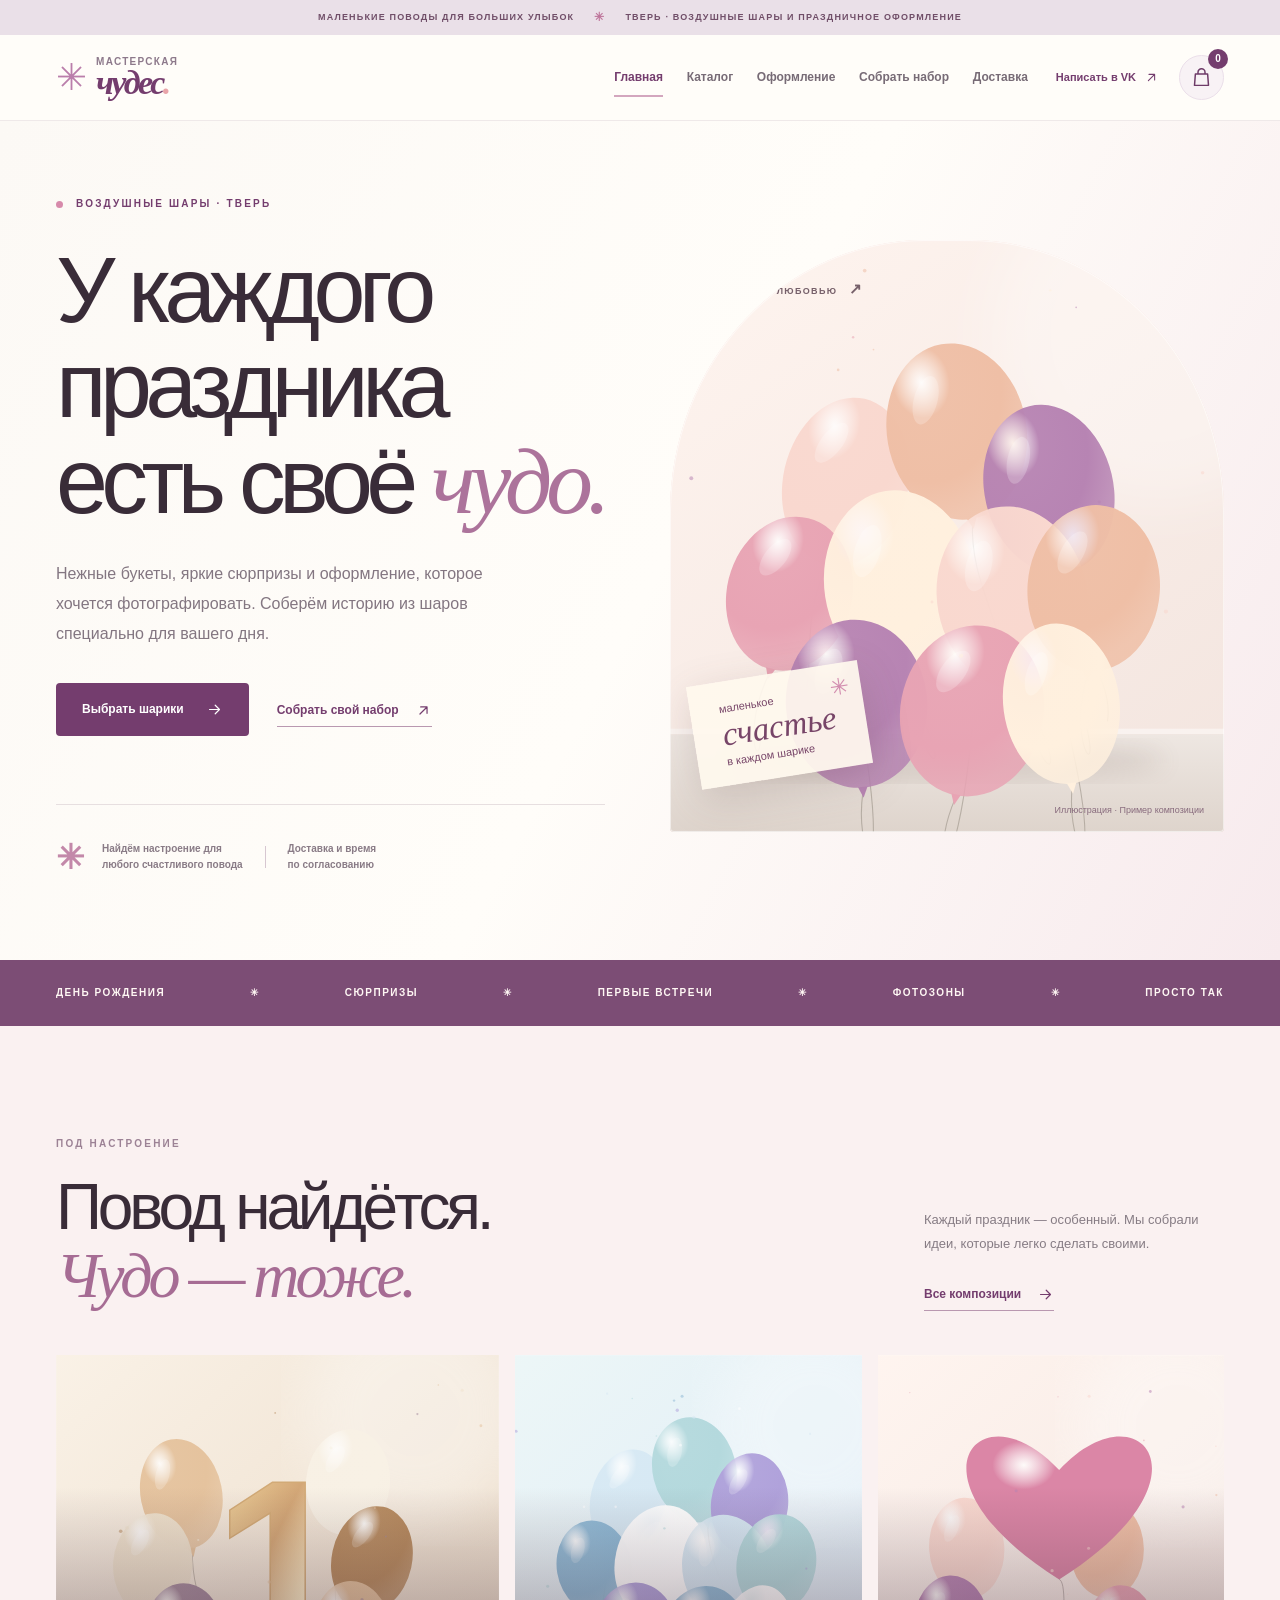
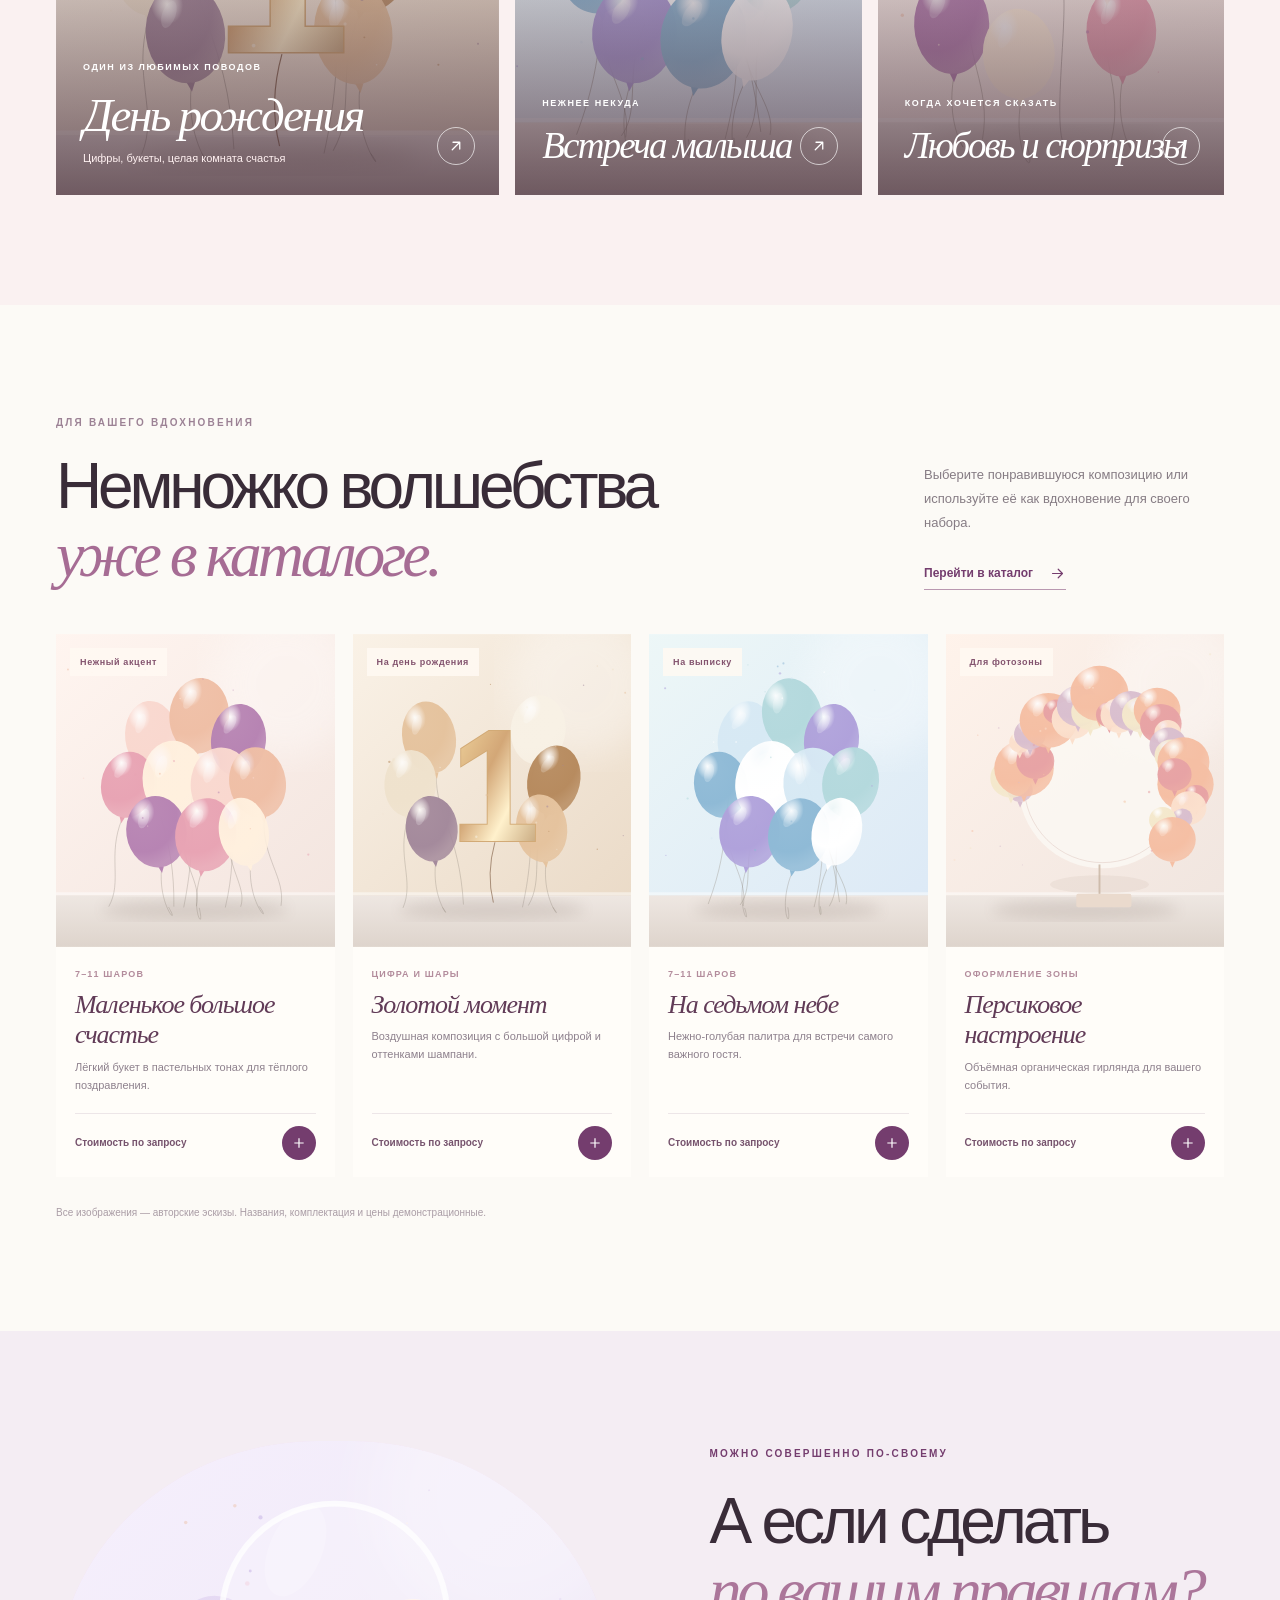
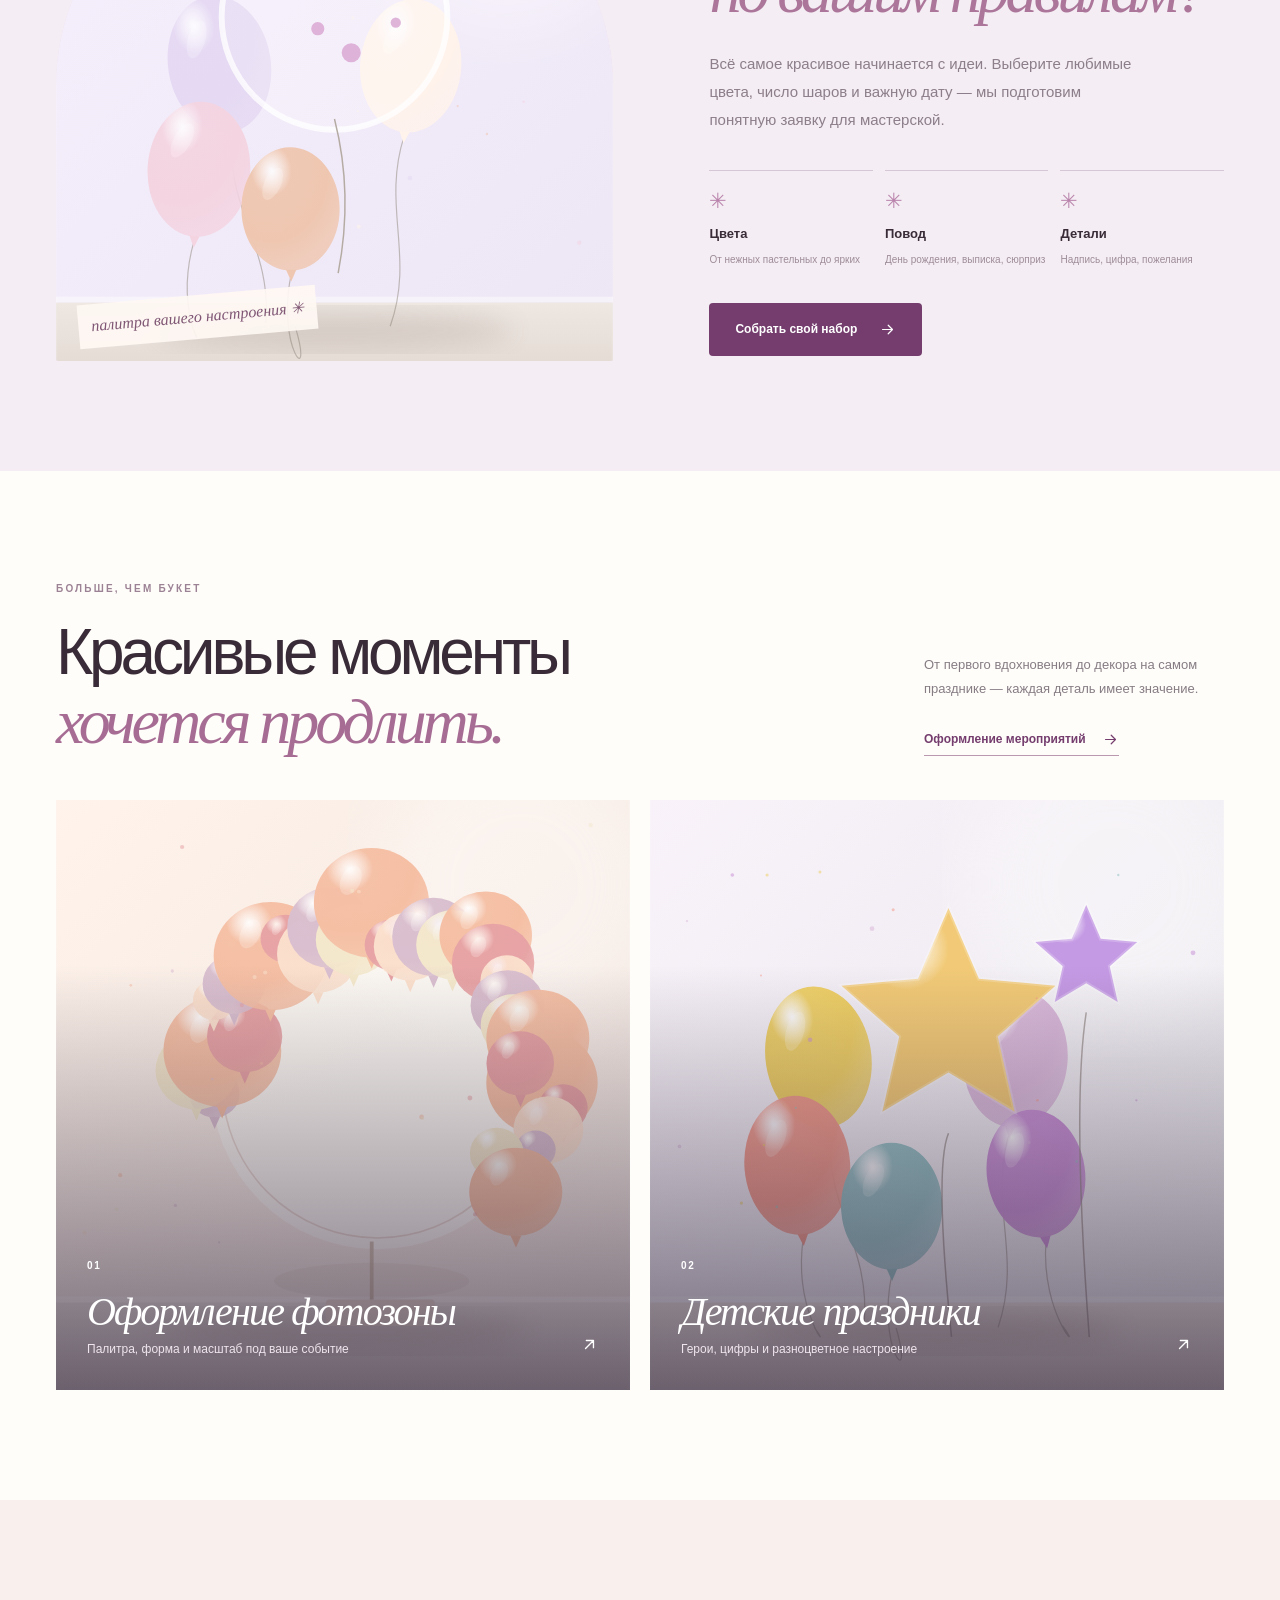
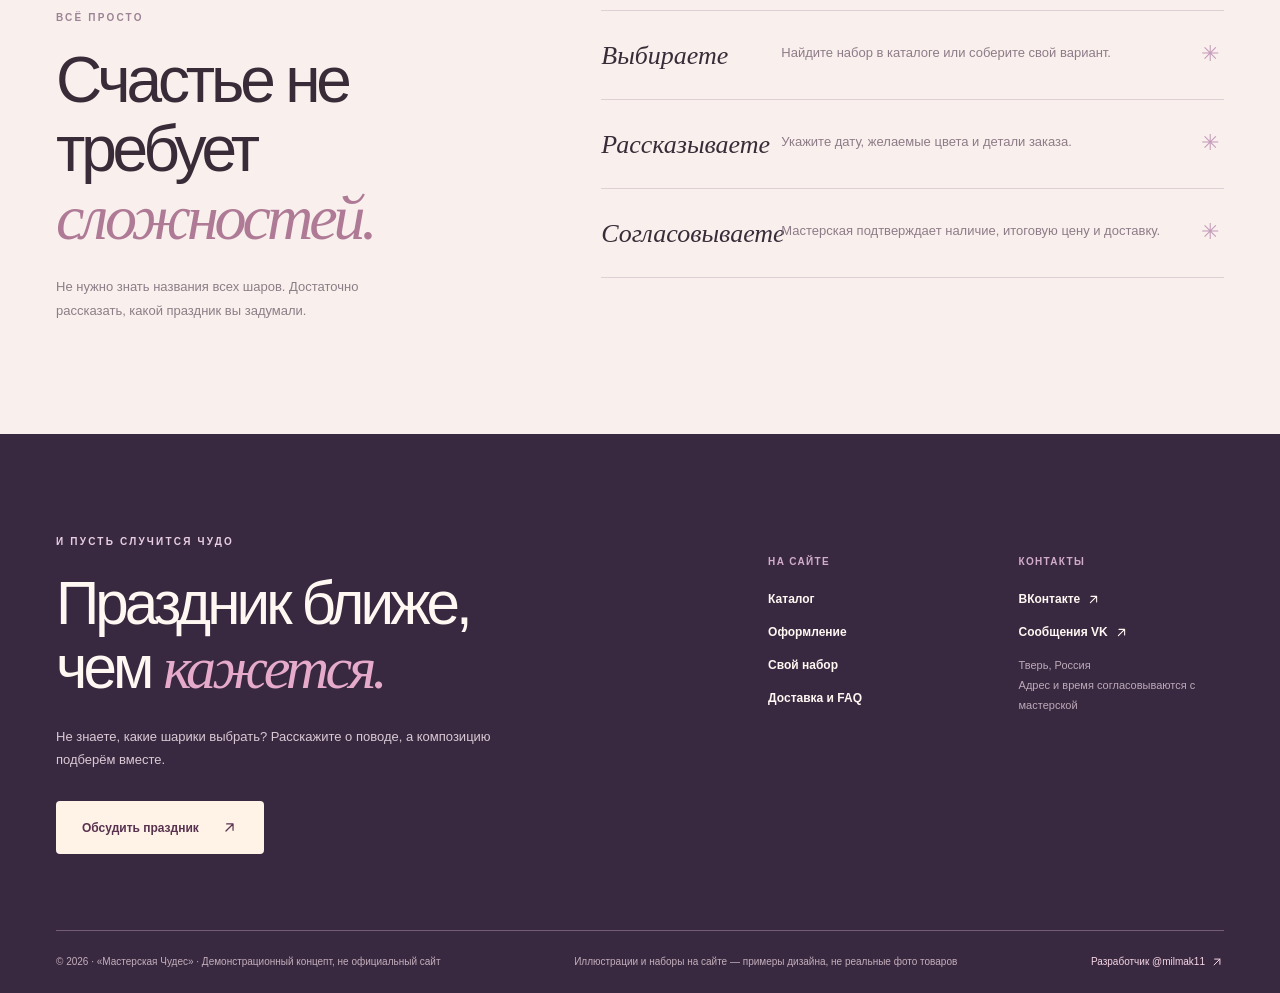
<file: index.html>
<!DOCTYPE html><html lang="ru"><head><meta charset="UTF-8"><meta name="viewport" content="width=device-width,initial-scale=1"><meta name="theme-color" content="#7C426E"><meta name="robots" content="noindex,nofollow"><meta name="description" content="Воздушные шары, композиции для дня рождения и праздничное оформление в Твери. Подберите набор и подготовьте запрос в VK."><title>Мастерская Чудес — воздушные шары в Твери</title><link rel="icon" type="image/svg+xml" href="assets/favicon.svg"><link rel="stylesheet" href="assets/style.css"></head><body data-page="index"><div class="announce">Маленькие поводы для больших улыбок <span>✳</span> Тверь · Воздушные шары и праздничное оформление</div><header class="header"><div class="wrap headbar"><a class="brand" href="index.html" aria-label="Мастерская Чудес — на главную"><span class="brand-star">✳</span><span class="brand-words"><b>мастерская</b><strong>чудес<span>.</span></strong></span></a><nav class="navbar" aria-label="Основная навигация"><a href="index.html" class="navlink current">Главная</a><a href="catalog.html" class="navlink ">Каталог</a><a href="decor.html" class="navlink ">Оформление</a><a href="create.html" class="navlink ">Собрать набор</a><a href="delivery.html" class="navlink ">Доставка</a></nav><div class="header-right"><a class="vk-mini" href="https://vk.me/sharik69" target="_blank" rel="noopener">Написать в VK <svg class="ico" viewBox="0 0 24 24" fill="none" stroke="currentColor" stroke-width="1.7" stroke-linecap="round" stroke-linejoin="round" aria-hidden="true"><path d="M7 17 17 7M8 7h9v9"/></svg></a><button type="button" class="bag-btn" id="bagOpen" aria-label="Открыть подборку товаров"><svg class="ico" viewBox="0 0 24 24" fill="none" stroke="currentColor" stroke-width="1.7" stroke-linecap="round" stroke-linejoin="round" aria-hidden="true"><path d="M5 8h14l1 13H4L5 8Zm3 0V6a4 4 0 0 1 8 0v2"/></svg><span id="bagCount">0</span></button><button type="button" id="menuToggle" class="menu-btn" aria-label="Открыть меню" aria-expanded="false"><svg class="ico" viewBox="0 0 24 24" fill="none" stroke="currentColor" stroke-width="1.7" stroke-linecap="round" stroke-linejoin="round" aria-hidden="true"><path d="M4 7h16M4 12h16M4 17h16"/></svg></button></div></div><nav class="mobile-nav" id="mobileNav" aria-label="Мобильная навигация"><a href="index.html" class="navlink current">Главная</a><a href="catalog.html" class="navlink ">Каталог</a><a href="decor.html" class="navlink ">Оформление</a><a href="create.html" class="navlink ">Собрать набор</a><a href="delivery.html" class="navlink ">Доставка</a><a href="https://vk.me/sharik69" target="_blank" rel="noopener">Написать мастерской <svg class="ico" viewBox="0 0 24 24" fill="none" stroke="currentColor" stroke-width="1.7" stroke-linecap="round" stroke-linejoin="round" aria-hidden="true"><path d="M7 17 17 7M8 7h9v9"/></svg></a></nav></header><main><section class="hero"><div class="wrap hero-grid"><div class="hero-content"><div class="eyebrow eyebrow-plum"><span class="dot"></span> Воздушные шары · Тверь</div><h1>У каждого<br>праздника<br>есть своё <em>чудо.</em></h1><p>Нежные букеты, яркие сюрпризы и оформление, которое хочется фотографировать. Соберём историю из шаров специально для вашего дня.</p><div class="hero-actions"><a href="catalog.html" class="btn btn-plum">Выбрать шарики <svg class="ico" viewBox="0 0 24 24" fill="none" stroke="currentColor" stroke-width="1.7" stroke-linecap="round" stroke-linejoin="round" aria-hidden="true"><path d="M5 12h14m-6-6 6 6-6 6"/></svg></a><a href="create.html" class="underlink">Собрать свой набор <svg class="ico" viewBox="0 0 24 24" fill="none" stroke="currentColor" stroke-width="1.7" stroke-linecap="round" stroke-linejoin="round" aria-hidden="true"><path d="M7 17 17 7M8 7h9v9"/></svg></a></div><div class="hero-small"><span class="sparkle-mark">✳</span><span>Найдём настроение для<br>любого счастливого повода</span><span class="small-rule"></span><span>Доставка и время<br>по согласованию</span></div></div><div class="hero-art"><div class="art-corner">СОБРАНО С ЛЮБОВЬЮ <span>↗</span></div><img src="assets/art/hero.svg" alt="Авторская иллюстрация нежного букета воздушных шаров" fetchpriority="high"><div class="art-sticker"><span>маленькое</span><strong>счастье</strong><span>в каждом шарике</span><i>✳</i></div><span class="art-disclaimer">Иллюстрация · Пример композиции</span></div></div></section><div class="ticker"><div class="wrap ticker-line"><span>ДЕНЬ РОЖДЕНИЯ</span>✳<span>СЮРПРИЗЫ</span>✳<span>ПЕРВЫЕ ВСТРЕЧИ</span>✳<span>ФОТОЗОНЫ</span>✳<span>ПРОСТО ТАК</span></div></div>
<section class="section section-pink" id="occasions"><div class="wrap"><div class="sect-title"><div><div class="eyebrow">Под настроение</div><h2>Повод найдётся.<br><em>Чудо — тоже.</em></h2></div><div class="title-side"><p>Каждый праздник — особенный. Мы собрали идеи, которые легко сделать своими.</p><a class="underlink" href="catalog.html">Все композиции <svg class="ico" viewBox="0 0 24 24" fill="none" stroke="currentColor" stroke-width="1.7" stroke-linecap="round" stroke-linejoin="round" aria-hidden="true"><path d="M5 12h14m-6-6 6 6-6 6"/></svg></a></div></div><div class="occasion-grid"><a class="occasion-card occ-large" href="catalog.html?category=birthday"><img src="assets/art/golden.svg" alt="Иллюстрация шаров для дня рождения"><div><span>ОДИН ИЗ ЛЮБИМЫХ ПОВОДОВ</span><h3>День рождения</h3><p>Цифры, букеты, целая комната счастья</p><b class="round-arr"><svg class="ico" viewBox="0 0 24 24" fill="none" stroke="currentColor" stroke-width="1.7" stroke-linecap="round" stroke-linejoin="round" aria-hidden="true"><path d="M7 17 17 7M8 7h9v9"/></svg></b></div></a><a class="occasion-card" href="catalog.html?category=baby"><img src="assets/art/cloud.svg" alt="Иллюстрация шаров на выписку"><div><span>НЕЖНЕЕ НЕКУДА</span><h3>Встреча малыша</h3><b class="round-arr"><svg class="ico" viewBox="0 0 24 24" fill="none" stroke="currentColor" stroke-width="1.7" stroke-linecap="round" stroke-linejoin="round" aria-hidden="true"><path d="M7 17 17 7M8 7h9v9"/></svg></b></div></a><a class="occasion-card" href="catalog.html?category=love"><img src="assets/art/heart.svg" alt="Иллюстрация композиции с сердцами"><div><span>КОГДА ХОЧЕТСЯ СКАЗАТЬ</span><h3>Любовь и сюрпризы</h3><b class="round-arr"><svg class="ico" viewBox="0 0 24 24" fill="none" stroke="currentColor" stroke-width="1.7" stroke-linecap="round" stroke-linejoin="round" aria-hidden="true"><path d="M7 17 17 7M8 7h9v9"/></svg></b></div></a></div></div></section>
<section class="section"><div class="wrap"><div class="sect-title"><div><div class="eyebrow">Для вашего вдохновения</div><h2>Немножко волшебства<br><em>уже в каталоге.</em></h2></div><div class="title-side"><p>Выберите понравившуюся композицию или используйте её как вдохновение для своего набора.</p><a class="underlink" href="catalog.html">Перейти в каталог <svg class="ico" viewBox="0 0 24 24" fill="none" stroke="currentColor" stroke-width="1.7" stroke-linecap="round" stroke-linejoin="round" aria-hidden="true"><path d="M5 12h14m-6-6 6 6-6 6"/></svg></a></div></div><div class="product-grid" id="featuredProducts"></div><div class="catalog-hint">Все изображения — авторские эскизы. Названия, комплектация и цены демонстрационные.</div></div></section>
<section class="section customize-section"><div class="wrap customize-grid"><div class="customize-media"><img src="assets/art/lilac.svg" alt="Иллюстрация лавандового букета воздушных шаров"><div class="media-caption">палитра вашего настроения ✳</div></div><div class="customize-copy"><div class="eyebrow eyebrow-plum">Можно совершенно по-своему</div><h2>А если сделать<br><em>по вашим правилам?</em></h2><p>Всё самое красивое начинается с идеи. Выберите любимые цвета, число шаров и важную дату — мы подготовим понятную заявку для мастерской.</p><div class="customize-steps"><div><span>✳</span><strong>Цвета</strong><small>От нежных пастельных до ярких</small></div><div><span>✳</span><strong>Повод</strong><small>День рождения, выписка, сюрприз</small></div><div><span>✳</span><strong>Детали</strong><small>Надпись, цифра, пожелания</small></div></div><a href="create.html" class="btn btn-plum">Собрать свой набор <svg class="ico" viewBox="0 0 24 24" fill="none" stroke="currentColor" stroke-width="1.7" stroke-linecap="round" stroke-linejoin="round" aria-hidden="true"><path d="M5 12h14m-6-6 6 6-6 6"/></svg></a></div></div></section>
<section class="section moments-section"><div class="wrap"><div class="sect-title"><div><div class="eyebrow">Больше, чем букет</div><h2>Красивые моменты<br><em>хочется продлить.</em></h2></div><div class="title-side"><p>От первого вдохновения до декора на самом празднике — каждая деталь имеет значение.</p><a class="underlink" href="decor.html">Оформление мероприятий <svg class="ico" viewBox="0 0 24 24" fill="none" stroke="currentColor" stroke-width="1.7" stroke-linecap="round" stroke-linejoin="round" aria-hidden="true"><path d="M5 12h14m-6-6 6 6-6 6"/></svg></a></div></div><div class="moments-grid"><a class="moment-card" href="decor.html"><img src="assets/art/arch.svg" alt="Иллюстрация праздничной арки из шаров"><div><span>01</span><h3>Оформление фотозоны</h3><p>Палитра, форма и масштаб под ваше событие</p><svg class="ico" viewBox="0 0 24 24" fill="none" stroke="currentColor" stroke-width="1.7" stroke-linecap="round" stroke-linejoin="round" aria-hidden="true"><path d="M7 17 17 7M8 7h9v9"/></svg></div></a><a class="moment-card" href="catalog.html?category=kids"><img src="assets/art/star.svg" alt="Иллюстрация ярких праздничных шаров"><div><span>02</span><h3>Детские праздники</h3><p>Герои, цифры и разноцветное настроение</p><svg class="ico" viewBox="0 0 24 24" fill="none" stroke="currentColor" stroke-width="1.7" stroke-linecap="round" stroke-linejoin="round" aria-hidden="true"><path d="M7 17 17 7M8 7h9v9"/></svg></div></a></div></div></section>
<section class="section how-section"><div class="wrap how-grid"><div><div class="eyebrow">Всё просто</div><h2>Счастье не<br>требует <em>сложностей.</em></h2><p>Не нужно знать названия всех шаров. Достаточно рассказать, какой праздник вы задумали.</p></div><div class="how-steps"><div><b>Выбираете</b><span>Найдите набор в каталоге или соберите свой вариант.</span><i>✳</i></div><div><b>Рассказываете</b><span>Укажите дату, желаемые цвета и детали заказа.</span><i>✳</i></div><div><b>Согласовываете</b><span>Мастерская подтверждает наличие, итоговую цену и доставку.</span><i>✳</i></div></div></div></section></main><footer class="footer"><div class="wrap"><div class="foot-top"><div><div class="eyebrow eyebrow-light">И пусть случится чудо</div><h2>Праздник ближе,<br>чем <em>кажется.</em></h2><p>Не знаете, какие шарики выбрать? Расскажите о поводе, а композицию подберём вместе.</p><a href="https://vk.me/sharik69" target="_blank" rel="noopener" class="btn btn-milk">Обсудить праздник <svg class="ico" viewBox="0 0 24 24" fill="none" stroke="currentColor" stroke-width="1.7" stroke-linecap="round" stroke-linejoin="round" aria-hidden="true"><path d="M7 17 17 7M8 7h9v9"/></svg></a></div><div class="foot-links"><div><span>На сайте</span><a href="catalog.html">Каталог</a><a href="decor.html">Оформление</a><a href="create.html">Свой набор</a><a href="delivery.html">Доставка и FAQ</a></div><div><span>Контакты</span><a href="https://vk.com/sharik69" target="_blank" rel="noopener">ВКонтакте <svg class="ico" viewBox="0 0 24 24" fill="none" stroke="currentColor" stroke-width="1.7" stroke-linecap="round" stroke-linejoin="round" aria-hidden="true"><path d="M7 17 17 7M8 7h9v9"/></svg></a><a href="https://vk.me/sharik69" target="_blank" rel="noopener">Сообщения VK <svg class="ico" viewBox="0 0 24 24" fill="none" stroke="currentColor" stroke-width="1.7" stroke-linecap="round" stroke-linejoin="round" aria-hidden="true"><path d="M7 17 17 7M8 7h9v9"/></svg></a><p>Тверь, Россия<br>Адрес и время согласовываются с мастерской</p></div></div></div><div class="foot-bottom"><span>© 2026 · «Мастерская Чудес» · Демонстрационный концепт, не официальный сайт</span><span>Иллюстрации и наборы на сайте — примеры дизайна, не реальные фото товаров</span><a href="https://t.me/milmak11" target="_blank" rel="noopener">Разработчик @milmak11 <svg class="ico" viewBox="0 0 24 24" fill="none" stroke="currentColor" stroke-width="1.7" stroke-linecap="round" stroke-linejoin="round" aria-hidden="true"><path d="M7 17 17 7M8 7h9v9"/></svg></a></div></div></footer><div class="scrim" id="cartScrim" hidden></div><aside class="drawer" id="cartDrawer" role="dialog" aria-modal="true" aria-label="Моя подборка" aria-hidden="true"><div class="drawer-head"><div><span class="eyebrow">Для вашего праздника</span><h3>Моя подборка <span id="drawerCount">0</span></h3></div><button type="button" class="close-btn" id="bagClose" aria-label="Закрыть подборку"><svg class="ico" viewBox="0 0 24 24" fill="none" stroke="currentColor" stroke-width="1.7" stroke-linecap="round" stroke-linejoin="round" aria-hidden="true"><path d="M5 5l14 14M19 5 5 19"/></svg></button></div><div class="drawer-items" id="drawerItems"></div><div class="drawer-foot"><p>Стоимость и наличие подтвердит мастерская после обращения.</p><a href="create.html#checkout" class="btn btn-plum btn-wide" id="checkoutBtn">Оформить запрос <svg class="ico" viewBox="0 0 24 24" fill="none" stroke="currentColor" stroke-width="1.7" stroke-linecap="round" stroke-linejoin="round" aria-hidden="true"><path d="M5 12h14m-6-6 6 6-6 6"/></svg></a></div></aside><div class="toast" id="toast" role="status" aria-live="polite"></div><script src="assets/products.js"></script><script src="assets/app.js"></script></body></html>
</file>
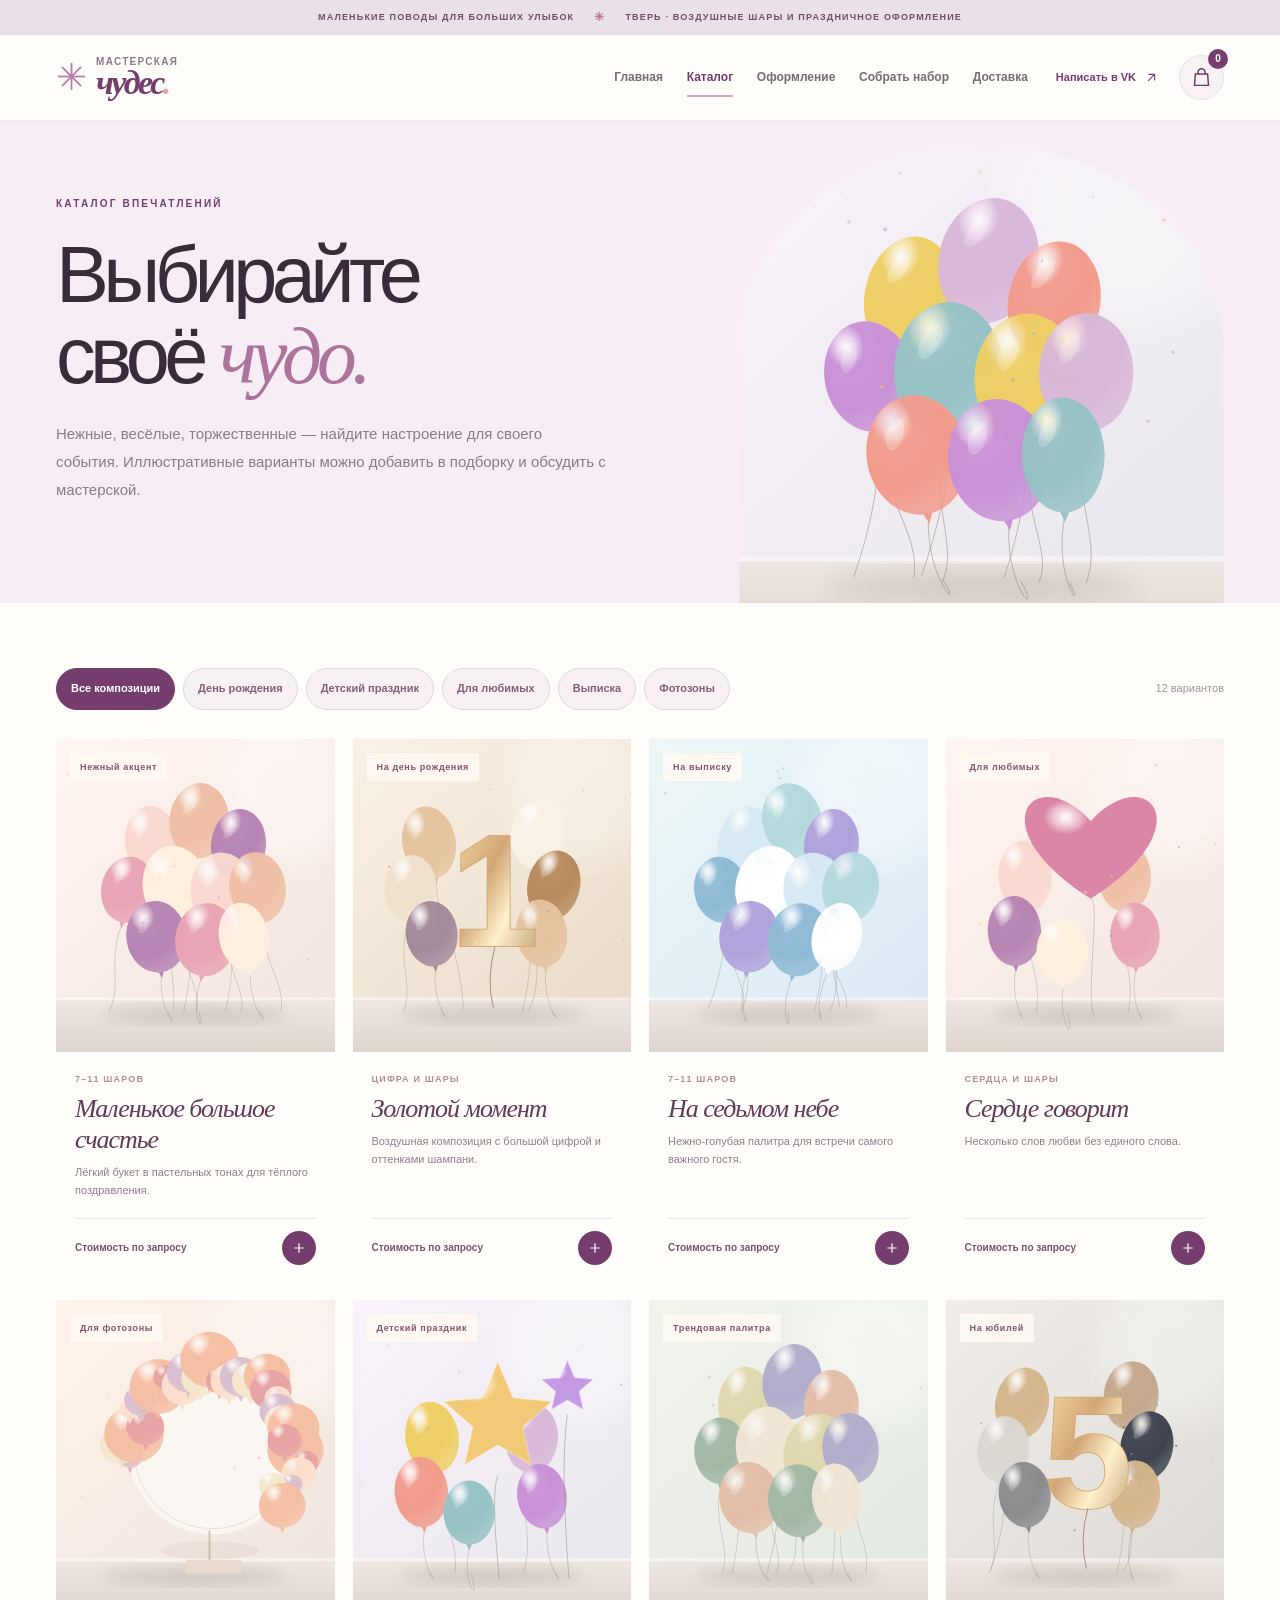
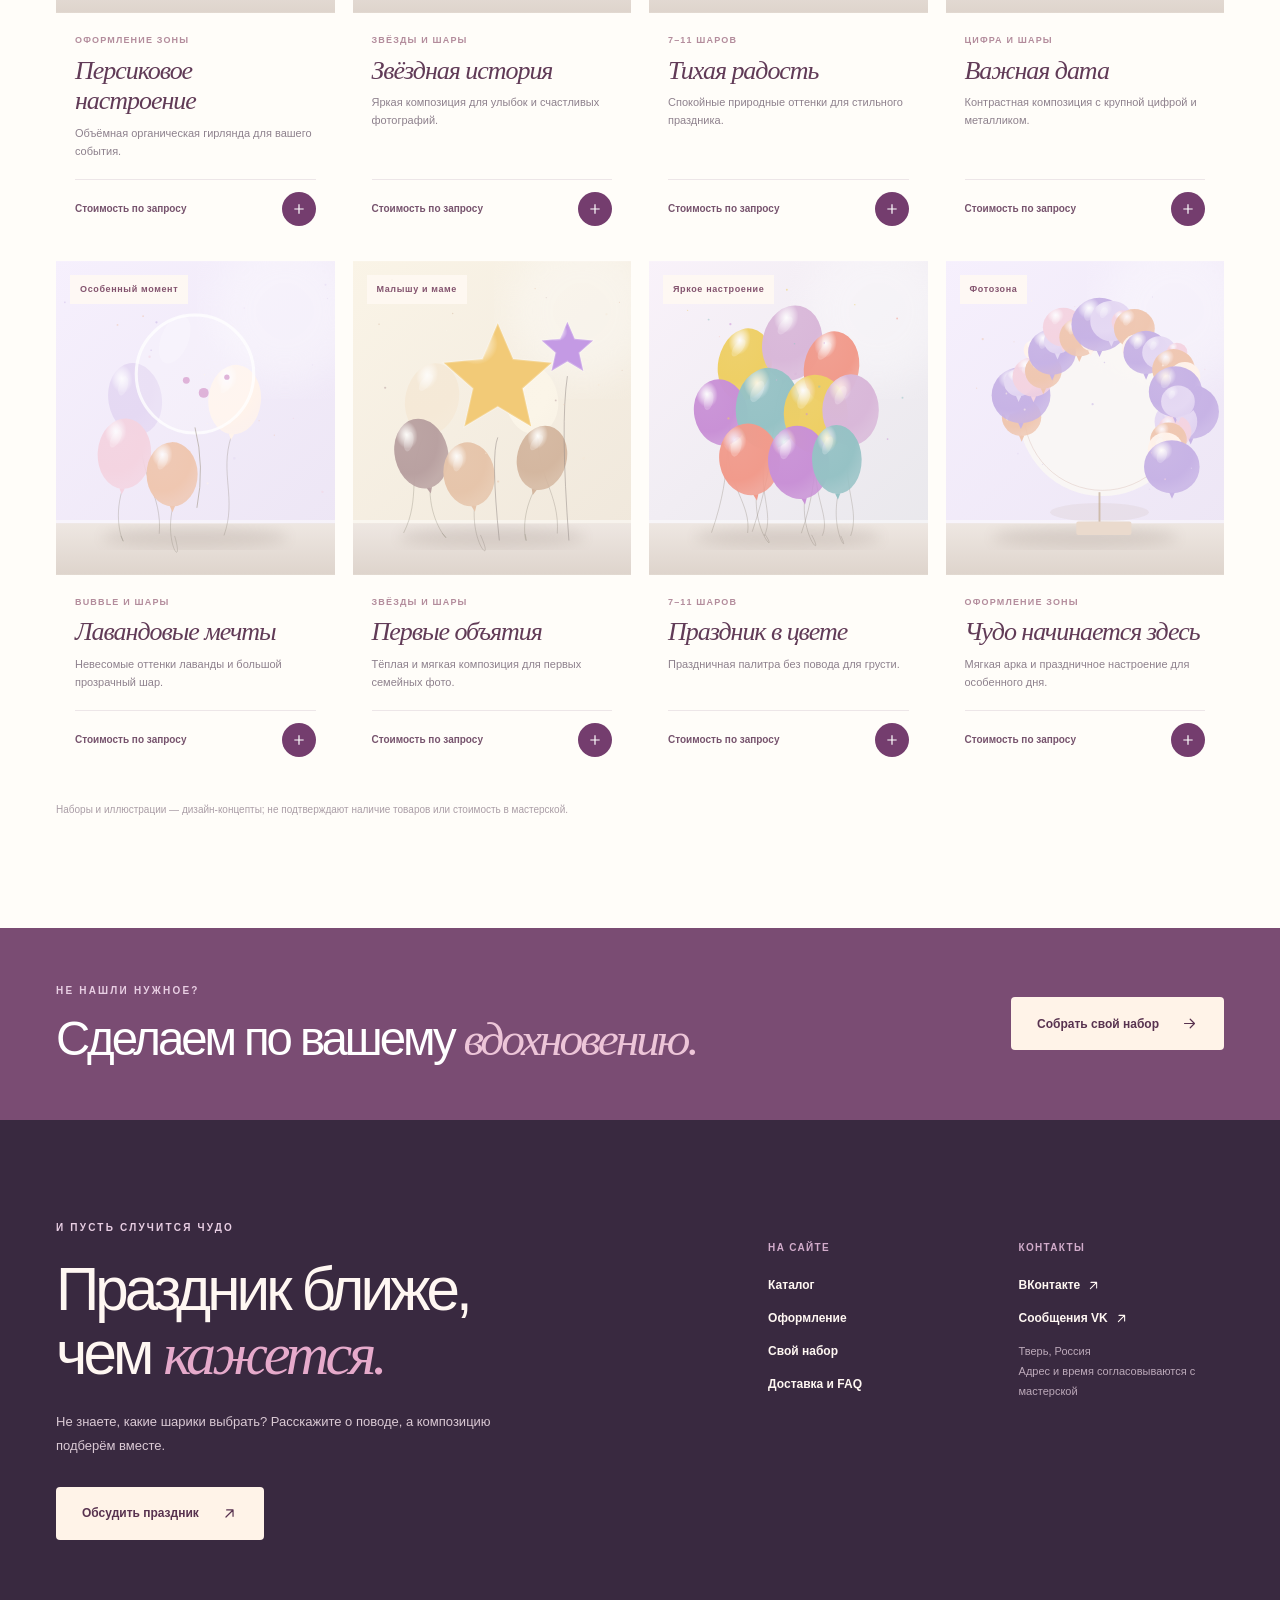
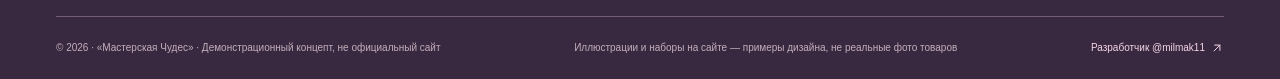
<file: catalog.html>
<!DOCTYPE html><html lang="ru"><head><meta charset="UTF-8"><meta name="viewport" content="width=device-width,initial-scale=1"><meta name="theme-color" content="#7C426E"><meta name="robots" content="noindex,nofollow"><meta name="description" content="Демонстрационный каталог композиций из шаров с фильтрами по поводу, подборкой и запросом стоимости."><title>Каталог воздушных шаров — Мастерская Чудес</title><link rel="icon" type="image/svg+xml" href="assets/favicon.svg"><link rel="stylesheet" href="assets/style.css"></head><body data-page="catalog"><div class="announce">Маленькие поводы для больших улыбок <span>✳</span> Тверь · Воздушные шары и праздничное оформление</div><header class="header"><div class="wrap headbar"><a class="brand" href="index.html" aria-label="Мастерская Чудес — на главную"><span class="brand-star">✳</span><span class="brand-words"><b>мастерская</b><strong>чудес<span>.</span></strong></span></a><nav class="navbar" aria-label="Основная навигация"><a href="index.html" class="navlink ">Главная</a><a href="catalog.html" class="navlink current">Каталог</a><a href="decor.html" class="navlink ">Оформление</a><a href="create.html" class="navlink ">Собрать набор</a><a href="delivery.html" class="navlink ">Доставка</a></nav><div class="header-right"><a class="vk-mini" href="https://vk.me/sharik69" target="_blank" rel="noopener">Написать в VK <svg class="ico" viewBox="0 0 24 24" fill="none" stroke="currentColor" stroke-width="1.7" stroke-linecap="round" stroke-linejoin="round" aria-hidden="true"><path d="M7 17 17 7M8 7h9v9"/></svg></a><button type="button" class="bag-btn" id="bagOpen" aria-label="Открыть подборку товаров"><svg class="ico" viewBox="0 0 24 24" fill="none" stroke="currentColor" stroke-width="1.7" stroke-linecap="round" stroke-linejoin="round" aria-hidden="true"><path d="M5 8h14l1 13H4L5 8Zm3 0V6a4 4 0 0 1 8 0v2"/></svg><span id="bagCount">0</span></button><button type="button" id="menuToggle" class="menu-btn" aria-label="Открыть меню" aria-expanded="false"><svg class="ico" viewBox="0 0 24 24" fill="none" stroke="currentColor" stroke-width="1.7" stroke-linecap="round" stroke-linejoin="round" aria-hidden="true"><path d="M4 7h16M4 12h16M4 17h16"/></svg></button></div></div><nav class="mobile-nav" id="mobileNav" aria-label="Мобильная навигация"><a href="index.html" class="navlink ">Главная</a><a href="catalog.html" class="navlink current">Каталог</a><a href="decor.html" class="navlink ">Оформление</a><a href="create.html" class="navlink ">Собрать набор</a><a href="delivery.html" class="navlink ">Доставка</a><a href="https://vk.me/sharik69" target="_blank" rel="noopener">Написать мастерской <svg class="ico" viewBox="0 0 24 24" fill="none" stroke="currentColor" stroke-width="1.7" stroke-linecap="round" stroke-linejoin="round" aria-hidden="true"><path d="M7 17 17 7M8 7h9v9"/></svg></a></nav></header><main><section class="page-hero page-hero-catalog"><div class="wrap ph-grid"><div><div class="eyebrow eyebrow-plum">Каталог впечатлений</div><h1>Выбирайте<br>своё <em>чудо.</em></h1><p>Нежные, весёлые, торжественные — найдите настроение для своего события. Иллюстративные варианты можно добавить в подборку и обсудить с мастерской.</p></div><img src="assets/art/color.svg" alt="Иллюстрация яркой композиции из шаров"></div></section><section class="section catalog-section"><div class="wrap"><div class="catalog-toolbar"><div class="filterbar" id="catalogFilters" role="group" aria-label="Фильтр по поводу"><button type="button" class="filterchip on" data-category="all" aria-pressed="true">Все композиции</button><button type="button" class="filterchip" data-category="birthday" aria-pressed="false">День рождения</button><button type="button" class="filterchip" data-category="kids" aria-pressed="false">Детский праздник</button><button type="button" class="filterchip" data-category="love" aria-pressed="false">Для любимых</button><button type="button" class="filterchip" data-category="baby" aria-pressed="false">Выписка</button><button type="button" class="filterchip" data-category="decor" aria-pressed="false">Фотозоны</button></div><div class="toolbar-count" id="resultsCount"></div></div><div class="product-grid catalog-grid" id="allProducts"></div><div class="catalog-hint">Наборы и иллюстрации — дизайн-концепты; не подтверждают наличие товаров или стоимость в мастерской.</div></div></section><section class="mini-banner"><div class="wrap mini-banner-inner"><div><span class="eyebrow eyebrow-light">Не нашли нужное?</span><h2>Сделаем по вашему <em>вдохновению.</em></h2></div><a href="create.html" class="btn btn-milk">Собрать свой набор <svg class="ico" viewBox="0 0 24 24" fill="none" stroke="currentColor" stroke-width="1.7" stroke-linecap="round" stroke-linejoin="round" aria-hidden="true"><path d="M5 12h14m-6-6 6 6-6 6"/></svg></a></div></section><dialog class="product-dialog" id="productDialog" aria-label="Карточка композиции"><button type="button" class="dialog-x" data-dialog-close aria-label="Закрыть"><svg class="ico" viewBox="0 0 24 24" fill="none" stroke="currentColor" stroke-width="1.7" stroke-linecap="round" stroke-linejoin="round" aria-hidden="true"><path d="M5 5l14 14M19 5 5 19"/></svg></button><div id="productDialogBody"></div></dialog></main><footer class="footer"><div class="wrap"><div class="foot-top"><div><div class="eyebrow eyebrow-light">И пусть случится чудо</div><h2>Праздник ближе,<br>чем <em>кажется.</em></h2><p>Не знаете, какие шарики выбрать? Расскажите о поводе, а композицию подберём вместе.</p><a href="https://vk.me/sharik69" target="_blank" rel="noopener" class="btn btn-milk">Обсудить праздник <svg class="ico" viewBox="0 0 24 24" fill="none" stroke="currentColor" stroke-width="1.7" stroke-linecap="round" stroke-linejoin="round" aria-hidden="true"><path d="M7 17 17 7M8 7h9v9"/></svg></a></div><div class="foot-links"><div><span>На сайте</span><a href="catalog.html">Каталог</a><a href="decor.html">Оформление</a><a href="create.html">Свой набор</a><a href="delivery.html">Доставка и FAQ</a></div><div><span>Контакты</span><a href="https://vk.com/sharik69" target="_blank" rel="noopener">ВКонтакте <svg class="ico" viewBox="0 0 24 24" fill="none" stroke="currentColor" stroke-width="1.7" stroke-linecap="round" stroke-linejoin="round" aria-hidden="true"><path d="M7 17 17 7M8 7h9v9"/></svg></a><a href="https://vk.me/sharik69" target="_blank" rel="noopener">Сообщения VK <svg class="ico" viewBox="0 0 24 24" fill="none" stroke="currentColor" stroke-width="1.7" stroke-linecap="round" stroke-linejoin="round" aria-hidden="true"><path d="M7 17 17 7M8 7h9v9"/></svg></a><p>Тверь, Россия<br>Адрес и время согласовываются с мастерской</p></div></div></div><div class="foot-bottom"><span>© 2026 · «Мастерская Чудес» · Демонстрационный концепт, не официальный сайт</span><span>Иллюстрации и наборы на сайте — примеры дизайна, не реальные фото товаров</span><a href="https://t.me/milmak11" target="_blank" rel="noopener">Разработчик @milmak11 <svg class="ico" viewBox="0 0 24 24" fill="none" stroke="currentColor" stroke-width="1.7" stroke-linecap="round" stroke-linejoin="round" aria-hidden="true"><path d="M7 17 17 7M8 7h9v9"/></svg></a></div></div></footer><div class="scrim" id="cartScrim" hidden></div><aside class="drawer" id="cartDrawer" role="dialog" aria-modal="true" aria-label="Моя подборка" aria-hidden="true"><div class="drawer-head"><div><span class="eyebrow">Для вашего праздника</span><h3>Моя подборка <span id="drawerCount">0</span></h3></div><button type="button" class="close-btn" id="bagClose" aria-label="Закрыть подборку"><svg class="ico" viewBox="0 0 24 24" fill="none" stroke="currentColor" stroke-width="1.7" stroke-linecap="round" stroke-linejoin="round" aria-hidden="true"><path d="M5 5l14 14M19 5 5 19"/></svg></button></div><div class="drawer-items" id="drawerItems"></div><div class="drawer-foot"><p>Стоимость и наличие подтвердит мастерская после обращения.</p><a href="create.html#checkout" class="btn btn-plum btn-wide" id="checkoutBtn">Оформить запрос <svg class="ico" viewBox="0 0 24 24" fill="none" stroke="currentColor" stroke-width="1.7" stroke-linecap="round" stroke-linejoin="round" aria-hidden="true"><path d="M5 12h14m-6-6 6 6-6 6"/></svg></a></div></aside><div class="toast" id="toast" role="status" aria-live="polite"></div><script src="assets/products.js"></script><script src="assets/app.js"></script></body></html>
</file>
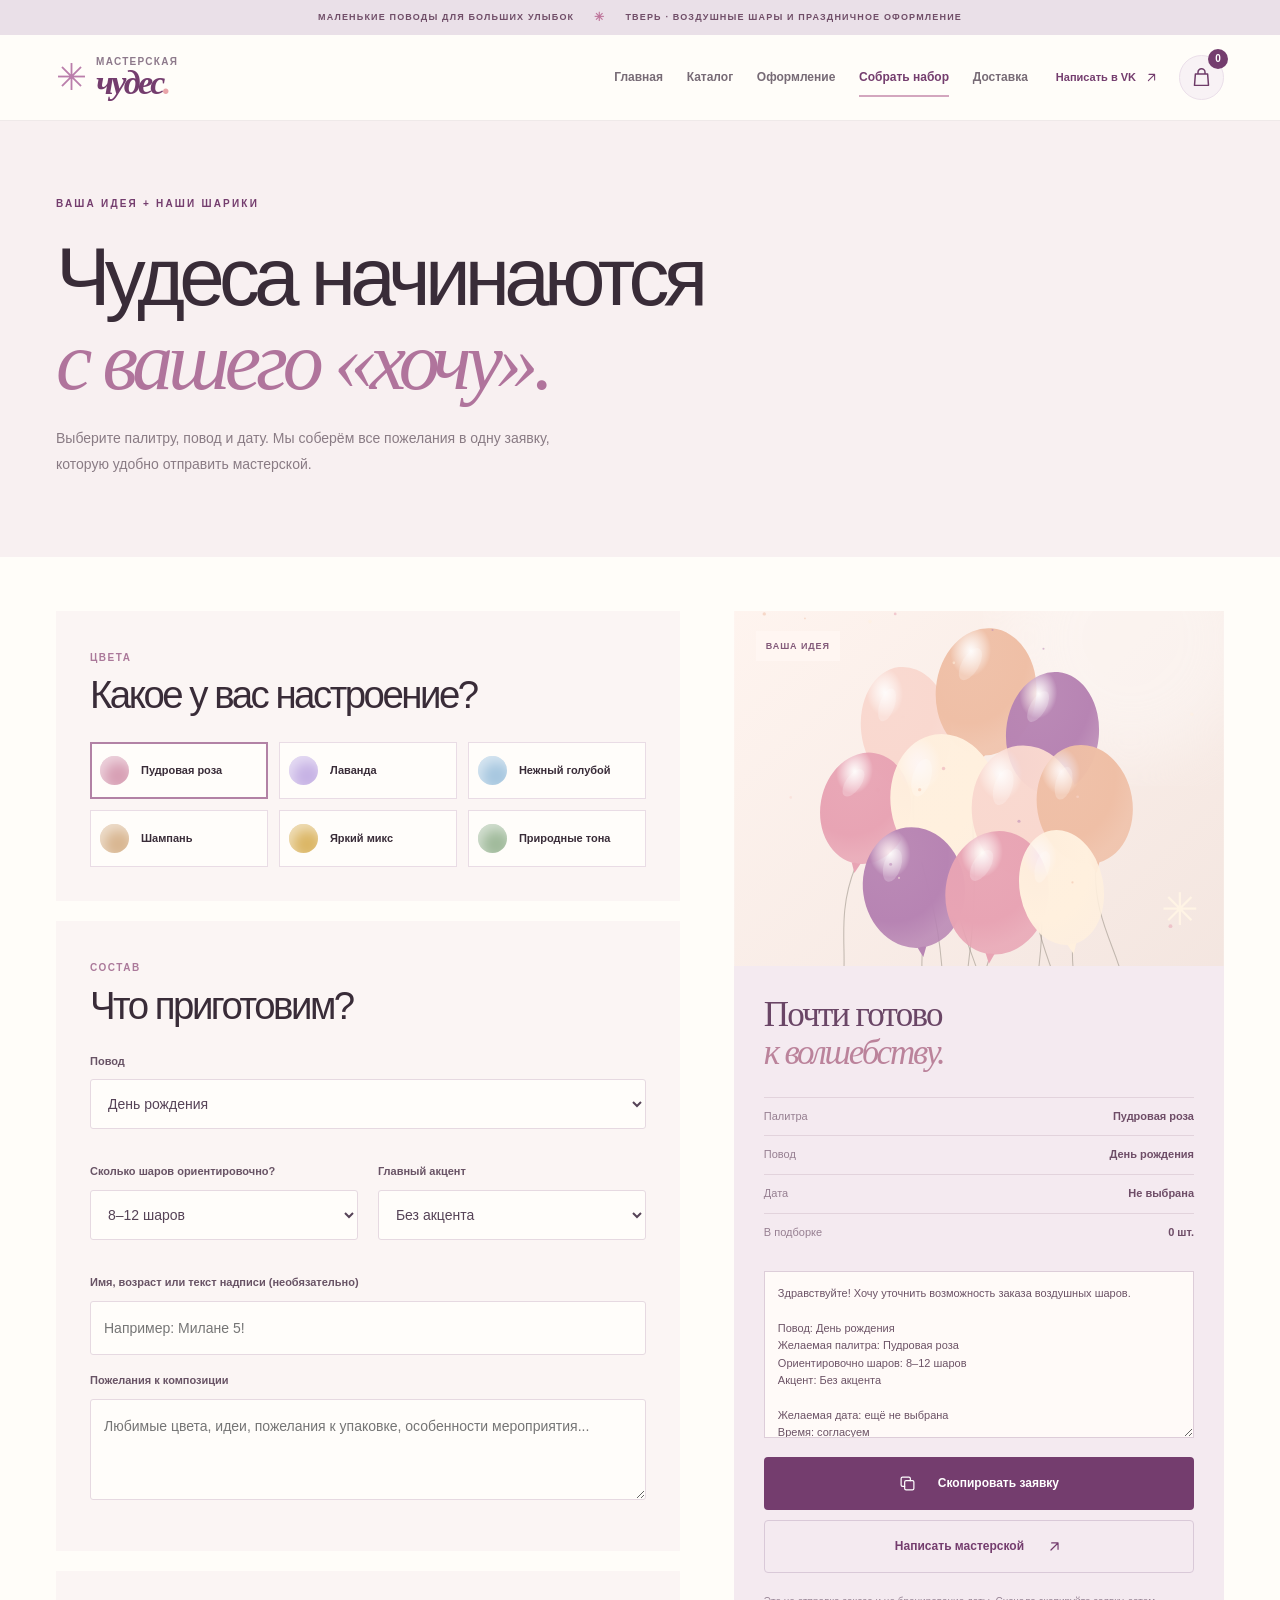
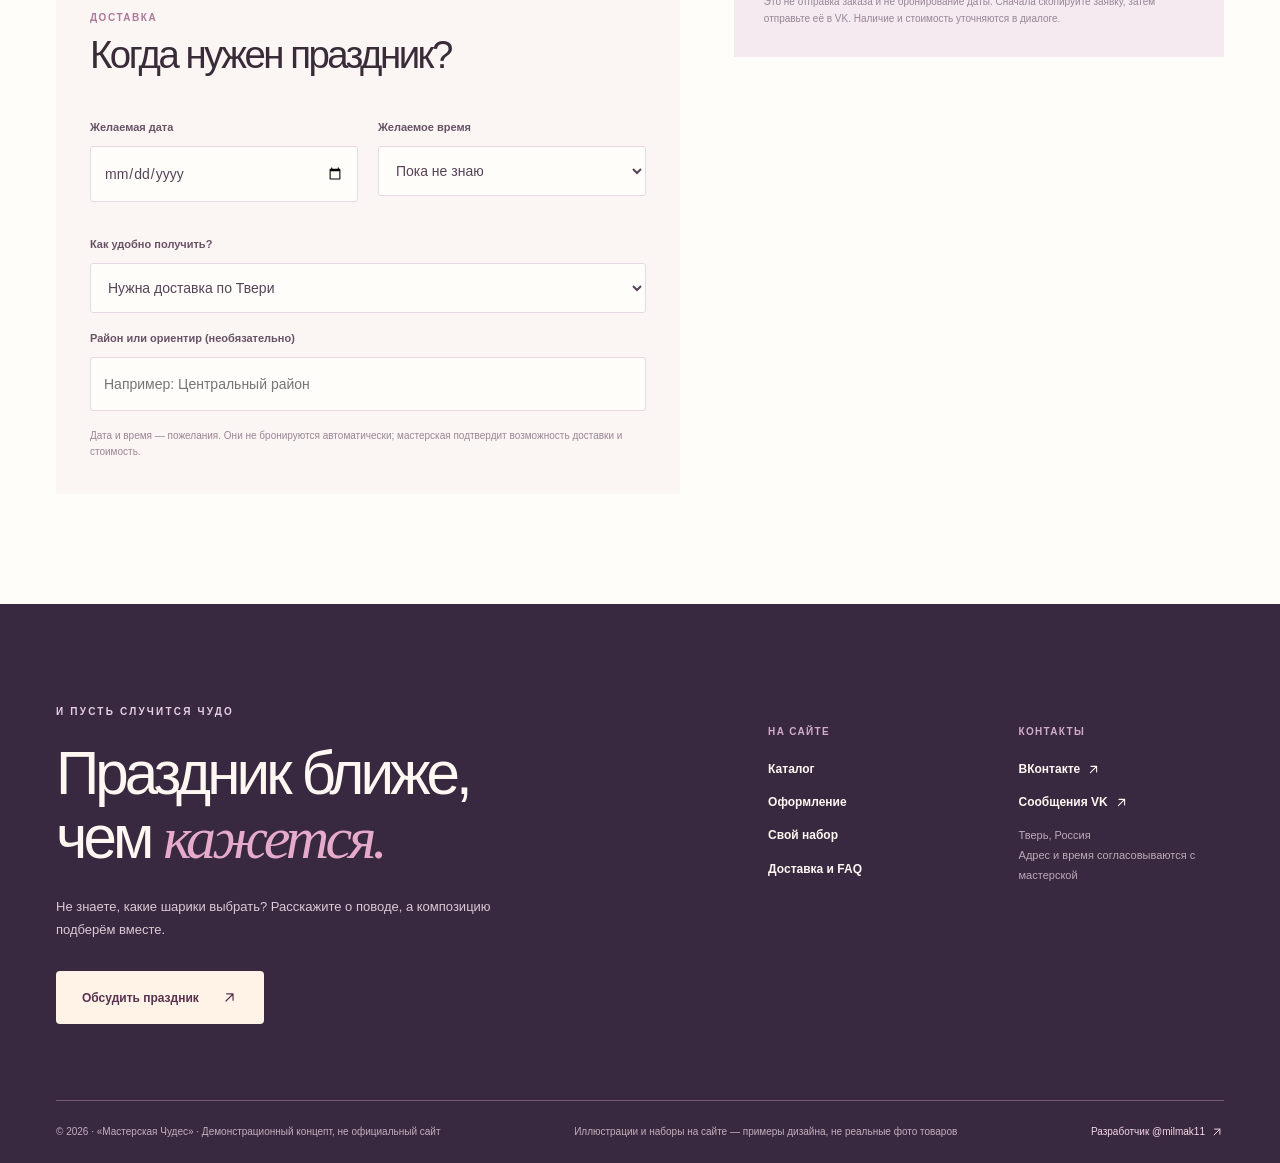
<file: create.html>
<!DOCTYPE html><html lang="ru"><head><meta charset="UTF-8"><meta name="viewport" content="width=device-width,initial-scale=1"><meta name="theme-color" content="#7C426E"><meta name="robots" content="noindex,nofollow"><meta name="description" content="Выберите цвета, количество, повод и дату доставки. Сформируйте заявку на индивидуальный набор шаров."><title>Соберите свой набор шаров — Мастерская Чудес</title><link rel="icon" type="image/svg+xml" href="assets/favicon.svg"><link rel="stylesheet" href="assets/style.css"></head><body data-page="create"><div class="announce">Маленькие поводы для больших улыбок <span>✳</span> Тверь · Воздушные шары и праздничное оформление</div><header class="header"><div class="wrap headbar"><a class="brand" href="index.html" aria-label="Мастерская Чудес — на главную"><span class="brand-star">✳</span><span class="brand-words"><b>мастерская</b><strong>чудес<span>.</span></strong></span></a><nav class="navbar" aria-label="Основная навигация"><a href="index.html" class="navlink ">Главная</a><a href="catalog.html" class="navlink ">Каталог</a><a href="decor.html" class="navlink ">Оформление</a><a href="create.html" class="navlink current">Собрать набор</a><a href="delivery.html" class="navlink ">Доставка</a></nav><div class="header-right"><a class="vk-mini" href="https://vk.me/sharik69" target="_blank" rel="noopener">Написать в VK <svg class="ico" viewBox="0 0 24 24" fill="none" stroke="currentColor" stroke-width="1.7" stroke-linecap="round" stroke-linejoin="round" aria-hidden="true"><path d="M7 17 17 7M8 7h9v9"/></svg></a><button type="button" class="bag-btn" id="bagOpen" aria-label="Открыть подборку товаров"><svg class="ico" viewBox="0 0 24 24" fill="none" stroke="currentColor" stroke-width="1.7" stroke-linecap="round" stroke-linejoin="round" aria-hidden="true"><path d="M5 8h14l1 13H4L5 8Zm3 0V6a4 4 0 0 1 8 0v2"/></svg><span id="bagCount">0</span></button><button type="button" id="menuToggle" class="menu-btn" aria-label="Открыть меню" aria-expanded="false"><svg class="ico" viewBox="0 0 24 24" fill="none" stroke="currentColor" stroke-width="1.7" stroke-linecap="round" stroke-linejoin="round" aria-hidden="true"><path d="M4 7h16M4 12h16M4 17h16"/></svg></button></div></div><nav class="mobile-nav" id="mobileNav" aria-label="Мобильная навигация"><a href="index.html" class="navlink ">Главная</a><a href="catalog.html" class="navlink ">Каталог</a><a href="decor.html" class="navlink ">Оформление</a><a href="create.html" class="navlink current">Собрать набор</a><a href="delivery.html" class="navlink ">Доставка</a><a href="https://vk.me/sharik69" target="_blank" rel="noopener">Написать мастерской <svg class="ico" viewBox="0 0 24 24" fill="none" stroke="currentColor" stroke-width="1.7" stroke-linecap="round" stroke-linejoin="round" aria-hidden="true"><path d="M7 17 17 7M8 7h9v9"/></svg></a></nav></header><main><section class="page-hero create-header"><div class="wrap"><div class="eyebrow eyebrow-plum">Ваша идея + наши шарики</div><h1>Чудеса начинаются<br><em>с вашего «хочу».</em></h1><p>Выберите палитру, повод и дату. Мы соберём все пожелания в одну заявку, которую удобно отправить мастерской.</p></div></section><section class="section create-section" id="checkout"><div class="wrap creator-grid"><div class="creator-main"><div class="form-panel"><div class="numbered"><span>ЦВЕТА</span><h2>Какое у вас настроение?</h2></div><div class="palette-choices" id="paletteChoices" role="radiogroup" aria-label="Цвет композиции"><label><input type="radio" name="palette" value="Пудровая роза" checked><span class="palette-color" style="--color:#D8A0B5"></span><span>Пудровая роза</span></label><label><input type="radio" name="palette" value="Лаванда"><span class="palette-color" style="--color:#C7B3E5"></span><span>Лаванда</span></label><label><input type="radio" name="palette" value="Нежный голубой"><span class="palette-color" style="--color:#A8C8E0"></span><span>Нежный голубой</span></label><label><input type="radio" name="palette" value="Шампань"><span class="palette-color" style="--color:#D9B792"></span><span>Шампань</span></label><label><input type="radio" name="palette" value="Яркий микс"><span class="palette-color" style="--color:#DCB766"></span><span>Яркий микс</span></label><label><input type="radio" name="palette" value="Природные тона"><span class="palette-color" style="--color:#A1BB9C"></span><span>Природные тона</span></label></div></div><div class="form-panel"><div class="numbered"><span>СОСТАВ</span><h2>Что приготовим?</h2></div><div class="creator-field"><label for="occasion">Повод</label><select id="occasion"><option>День рождения</option><option>Детский праздник</option><option>Выписка</option><option>Для любимого человека</option><option>Оформление праздника</option><option>Просто порадовать</option></select></div><div class="form-double"><div class="creator-field"><label for="balloonCount">Сколько шаров ориентировочно?</label><select id="balloonCount"><option>5–7 шаров</option><option selected>8–12 шаров</option><option>13–20 шаров</option><option>Больше 20</option><option>Нужно подобрать</option></select></div><div class="creator-field"><label for="extraBalloon">Главный акцент</label><select id="extraBalloon"><option>Без акцента</option><option>Большая цифра</option><option>Сердце</option><option>Звезда</option><option>Именная надпись</option><option>Прозрачный шар Bubble</option><option>Подбор мастером</option></select></div></div><div class="creator-field"><label for="inscription">Имя, возраст или текст надписи (необязательно)</label><input id="inscription" type="text" maxlength="90" placeholder="Например: Милане 5!" autocomplete="off"></div><div class="creator-field"><label for="wishes">Пожелания к композиции</label><textarea id="wishes" rows="3" maxlength="650" placeholder="Любимые цвета, идеи, пожелания к упаковке, особенности мероприятия..."></textarea></div></div><div class="form-panel"><div class="numbered"><span>ДОСТАВКА</span><h2>Когда нужен праздник?</h2></div><div class="form-double"><div class="creator-field"><label for="deliveryDate">Желаемая дата</label><input id="deliveryDate" type="date" required></div><div class="creator-field"><label for="deliveryTime">Желаемое время</label><select id="deliveryTime"><option value="">Пока не знаю</option><option>Утром</option><option>Днём</option><option>Вечером</option><option>Согласуем отдельно</option></select></div></div><div class="creator-field"><label for="deliveryMethod">Как удобно получить?</label><select id="deliveryMethod"><option>Нужна доставка по Твери</option><option>Хочу уточнить возможность самовывоза</option><option>Пока не решил(а)</option></select></div><div class="creator-field"><label for="deliveryArea">Район или ориентир (необязательно)</label><input id="deliveryArea" type="text" maxlength="140" placeholder="Например: Центральный район" autocomplete="off"></div><p class="field-note">Дата и время — пожелания. Они не бронируются автоматически; мастерская подтвердит возможность доставки и стоимость.</p></div></div><aside class="creator-sidebar"><div class="creator-sticky"><div class="preview-art"><div class="preview-eyebrow">ВАША ИДЕЯ</div><img id="creatorImage" src="assets/art/blush.svg" alt="Иллюстрация композиции в выбранной цветовой гамме"><div class="preview-flower">✳</div></div><div class="creator-summary"><h3>Почти готово<br><em>к волшебству.</em></h3><div class="summary-line"><span>Палитра</span><strong id="creatorColor">Пудровая роза</strong></div><div class="summary-line"><span>Повод</span><strong id="creatorOccasion">День рождения</strong></div><div class="summary-line"><span>Дата</span><strong id="creatorDate">Не выбрана</strong></div><div class="summary-line"><span>В подборке</span><strong id="creatorCart">0 композиций</strong></div><textarea id="requestCopy" class="request-box" readonly rows="8" aria-label="Текст подготовленной заявки"></textarea><button type="button" class="btn btn-plum btn-wide" id="copyRequest"><svg class="ico" viewBox="0 0 24 24" fill="none" stroke="currentColor" stroke-width="1.7" stroke-linecap="round" stroke-linejoin="round" aria-hidden="true"><rect x="8" y="8" width="13" height="13" rx="2"/><path d="M16 8V5a2 2 0 0 0-2-2H5a2 2 0 0 0-2 2v9a2 2 0 0 0 2 2h3"/></svg> Скопировать заявку</button><a href="https://vk.me/sharik69" target="_blank" rel="noopener" class="btn btn-outline btn-wide" id="openVK">Написать мастерской <svg class="ico" viewBox="0 0 24 24" fill="none" stroke="currentColor" stroke-width="1.7" stroke-linecap="round" stroke-linejoin="round" aria-hidden="true"><path d="M7 17 17 7M8 7h9v9"/></svg></a><p class="preview-note">Это не отправка заказа и не бронирование даты. Сначала скопируйте заявку, затем отправьте её в VK. Наличие и стоимость уточняются в диалоге.</p></div></div></aside></div></section></main><footer class="footer"><div class="wrap"><div class="foot-top"><div><div class="eyebrow eyebrow-light">И пусть случится чудо</div><h2>Праздник ближе,<br>чем <em>кажется.</em></h2><p>Не знаете, какие шарики выбрать? Расскажите о поводе, а композицию подберём вместе.</p><a href="https://vk.me/sharik69" target="_blank" rel="noopener" class="btn btn-milk">Обсудить праздник <svg class="ico" viewBox="0 0 24 24" fill="none" stroke="currentColor" stroke-width="1.7" stroke-linecap="round" stroke-linejoin="round" aria-hidden="true"><path d="M7 17 17 7M8 7h9v9"/></svg></a></div><div class="foot-links"><div><span>На сайте</span><a href="catalog.html">Каталог</a><a href="decor.html">Оформление</a><a href="create.html">Свой набор</a><a href="delivery.html">Доставка и FAQ</a></div><div><span>Контакты</span><a href="https://vk.com/sharik69" target="_blank" rel="noopener">ВКонтакте <svg class="ico" viewBox="0 0 24 24" fill="none" stroke="currentColor" stroke-width="1.7" stroke-linecap="round" stroke-linejoin="round" aria-hidden="true"><path d="M7 17 17 7M8 7h9v9"/></svg></a><a href="https://vk.me/sharik69" target="_blank" rel="noopener">Сообщения VK <svg class="ico" viewBox="0 0 24 24" fill="none" stroke="currentColor" stroke-width="1.7" stroke-linecap="round" stroke-linejoin="round" aria-hidden="true"><path d="M7 17 17 7M8 7h9v9"/></svg></a><p>Тверь, Россия<br>Адрес и время согласовываются с мастерской</p></div></div></div><div class="foot-bottom"><span>© 2026 · «Мастерская Чудес» · Демонстрационный концепт, не официальный сайт</span><span>Иллюстрации и наборы на сайте — примеры дизайна, не реальные фото товаров</span><a href="https://t.me/milmak11" target="_blank" rel="noopener">Разработчик @milmak11 <svg class="ico" viewBox="0 0 24 24" fill="none" stroke="currentColor" stroke-width="1.7" stroke-linecap="round" stroke-linejoin="round" aria-hidden="true"><path d="M7 17 17 7M8 7h9v9"/></svg></a></div></div></footer><div class="scrim" id="cartScrim" hidden></div><aside class="drawer" id="cartDrawer" role="dialog" aria-modal="true" aria-label="Моя подборка" aria-hidden="true"><div class="drawer-head"><div><span class="eyebrow">Для вашего праздника</span><h3>Моя подборка <span id="drawerCount">0</span></h3></div><button type="button" class="close-btn" id="bagClose" aria-label="Закрыть подборку"><svg class="ico" viewBox="0 0 24 24" fill="none" stroke="currentColor" stroke-width="1.7" stroke-linecap="round" stroke-linejoin="round" aria-hidden="true"><path d="M5 5l14 14M19 5 5 19"/></svg></button></div><div class="drawer-items" id="drawerItems"></div><div class="drawer-foot"><p>Стоимость и наличие подтвердит мастерская после обращения.</p><a href="create.html#checkout" class="btn btn-plum btn-wide" id="checkoutBtn">Оформить запрос <svg class="ico" viewBox="0 0 24 24" fill="none" stroke="currentColor" stroke-width="1.7" stroke-linecap="round" stroke-linejoin="round" aria-hidden="true"><path d="M5 12h14m-6-6 6 6-6 6"/></svg></a></div></aside><div class="toast" id="toast" role="status" aria-live="polite"></div><script src="assets/products.js"></script><script src="assets/app.js"></script></body></html>
</file>
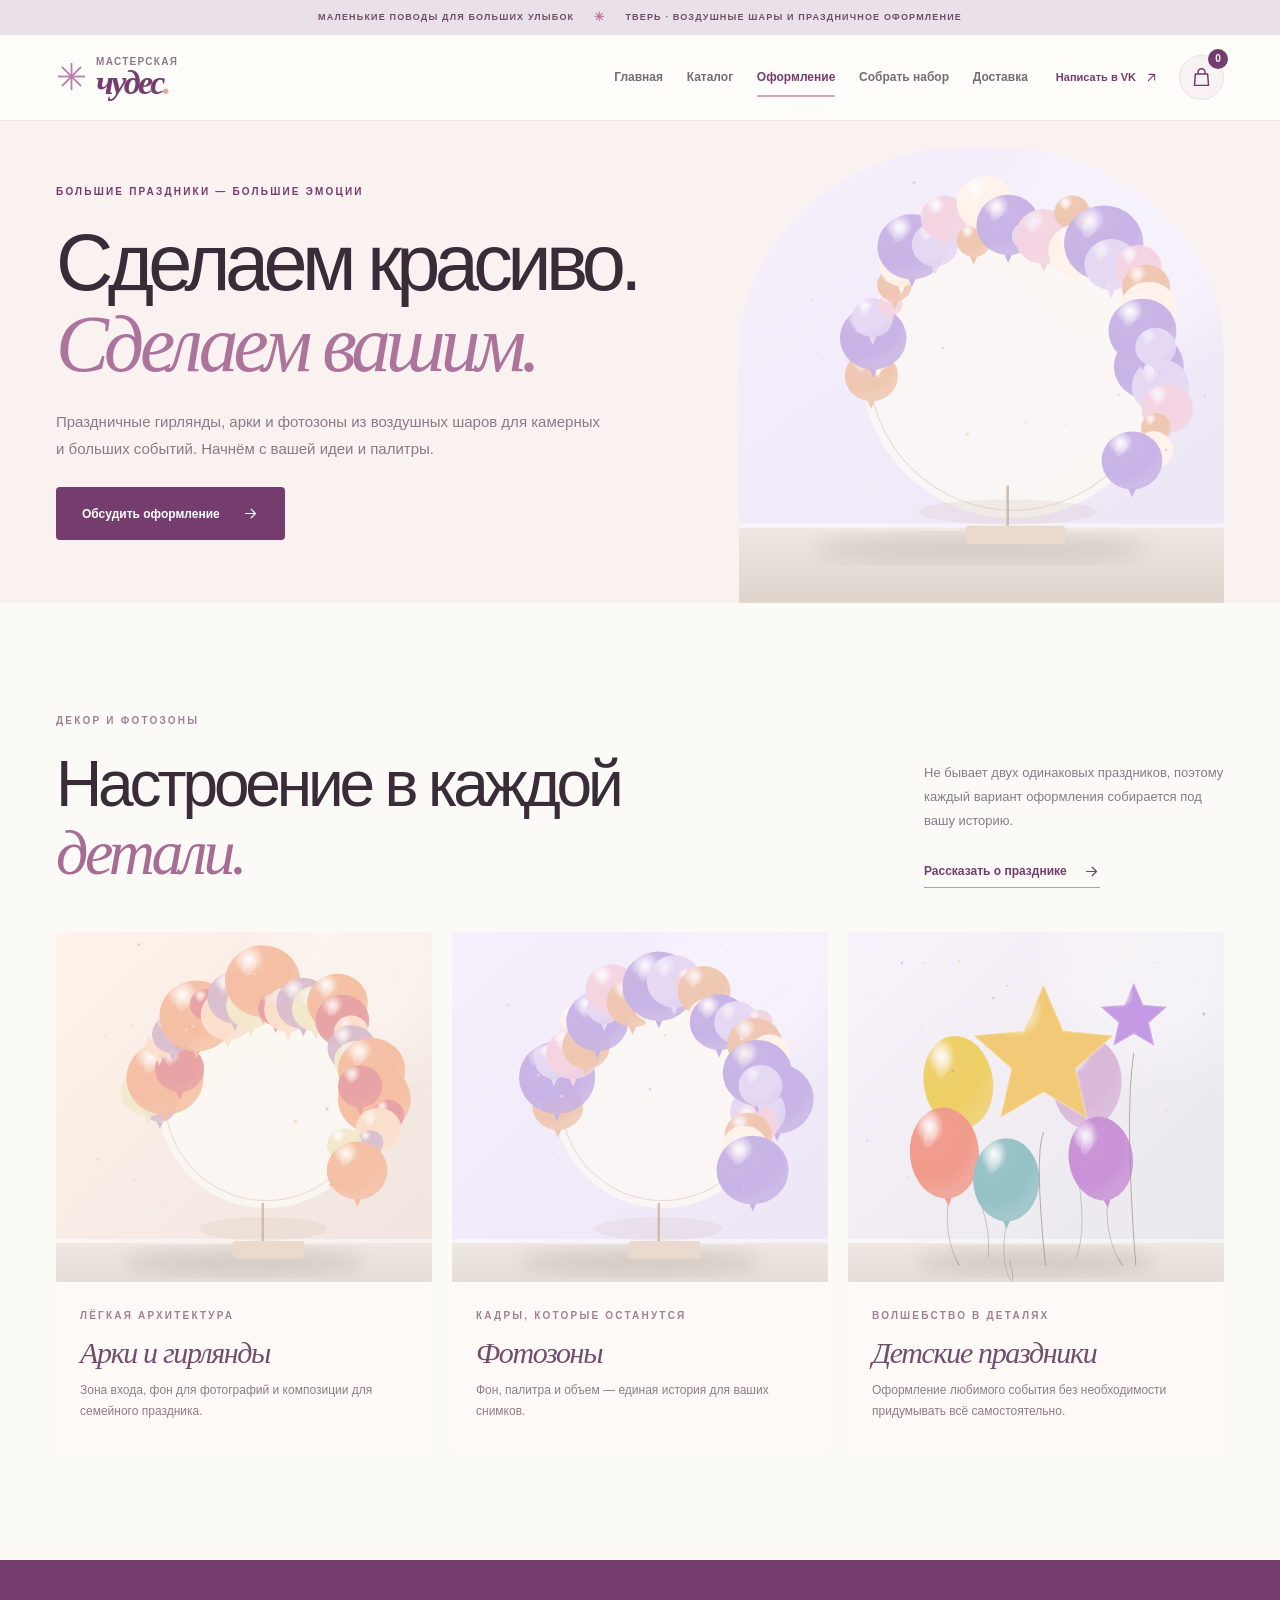
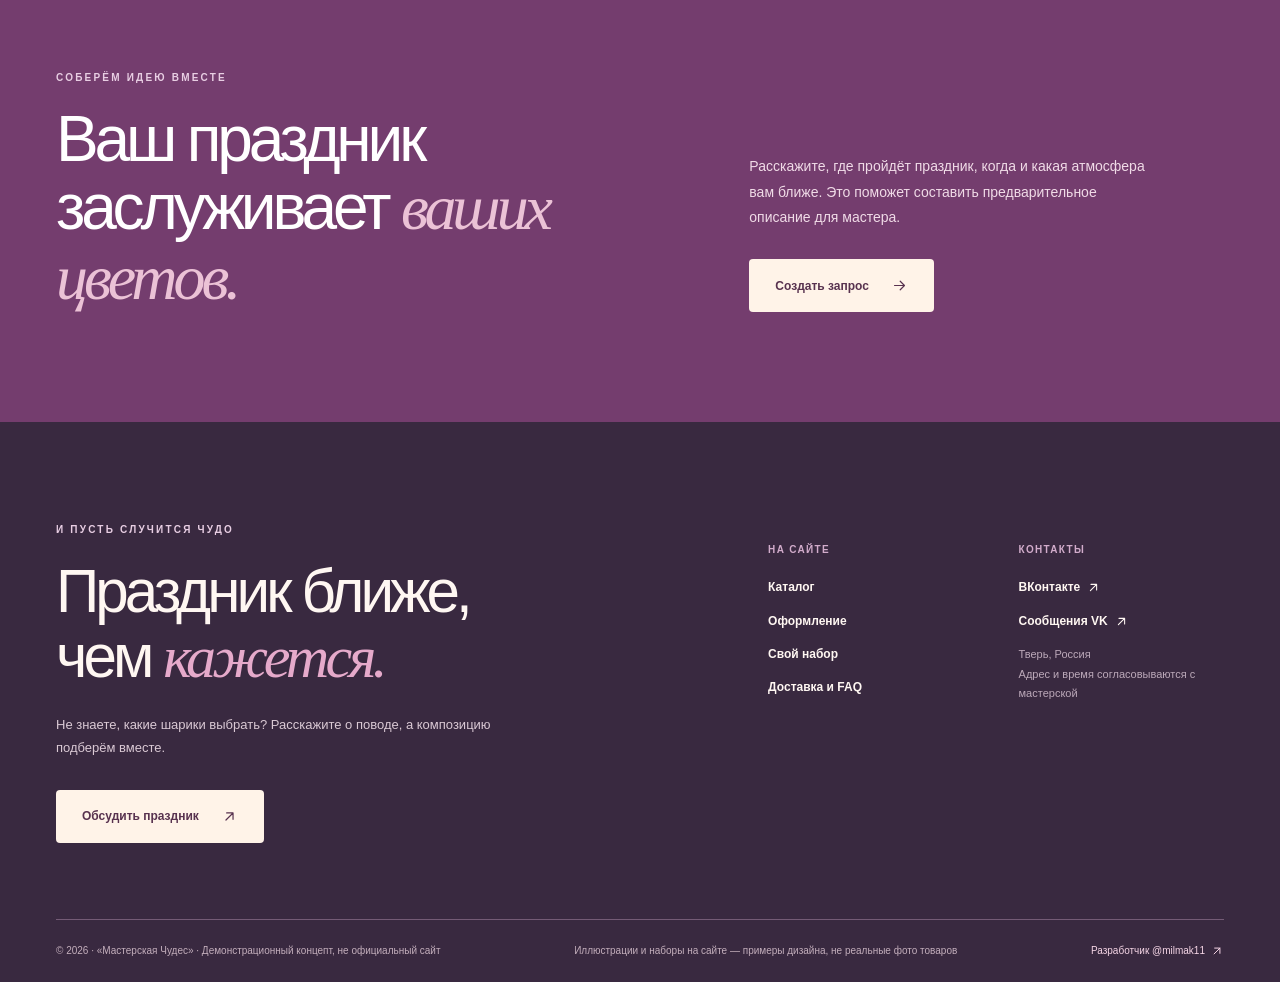
<file: decor.html>
<!DOCTYPE html><html lang="ru"><head><meta charset="UTF-8"><meta name="viewport" content="width=device-width,initial-scale=1"><meta name="theme-color" content="#7C426E"><meta name="robots" content="noindex,nofollow"><meta name="description" content="Демонстрационный сайт по оформлению дней рождения, фотозон и праздников воздушными шарами в Твери."><title>Оформление праздников — Мастерская Чудес</title><link rel="icon" type="image/svg+xml" href="assets/favicon.svg"><link rel="stylesheet" href="assets/style.css"></head><body data-page="decor"><div class="announce">Маленькие поводы для больших улыбок <span>✳</span> Тверь · Воздушные шары и праздничное оформление</div><header class="header"><div class="wrap headbar"><a class="brand" href="index.html" aria-label="Мастерская Чудес — на главную"><span class="brand-star">✳</span><span class="brand-words"><b>мастерская</b><strong>чудес<span>.</span></strong></span></a><nav class="navbar" aria-label="Основная навигация"><a href="index.html" class="navlink ">Главная</a><a href="catalog.html" class="navlink ">Каталог</a><a href="decor.html" class="navlink current">Оформление</a><a href="create.html" class="navlink ">Собрать набор</a><a href="delivery.html" class="navlink ">Доставка</a></nav><div class="header-right"><a class="vk-mini" href="https://vk.me/sharik69" target="_blank" rel="noopener">Написать в VK <svg class="ico" viewBox="0 0 24 24" fill="none" stroke="currentColor" stroke-width="1.7" stroke-linecap="round" stroke-linejoin="round" aria-hidden="true"><path d="M7 17 17 7M8 7h9v9"/></svg></a><button type="button" class="bag-btn" id="bagOpen" aria-label="Открыть подборку товаров"><svg class="ico" viewBox="0 0 24 24" fill="none" stroke="currentColor" stroke-width="1.7" stroke-linecap="round" stroke-linejoin="round" aria-hidden="true"><path d="M5 8h14l1 13H4L5 8Zm3 0V6a4 4 0 0 1 8 0v2"/></svg><span id="bagCount">0</span></button><button type="button" id="menuToggle" class="menu-btn" aria-label="Открыть меню" aria-expanded="false"><svg class="ico" viewBox="0 0 24 24" fill="none" stroke="currentColor" stroke-width="1.7" stroke-linecap="round" stroke-linejoin="round" aria-hidden="true"><path d="M4 7h16M4 12h16M4 17h16"/></svg></button></div></div><nav class="mobile-nav" id="mobileNav" aria-label="Мобильная навигация"><a href="index.html" class="navlink ">Главная</a><a href="catalog.html" class="navlink ">Каталог</a><a href="decor.html" class="navlink current">Оформление</a><a href="create.html" class="navlink ">Собрать набор</a><a href="delivery.html" class="navlink ">Доставка</a><a href="https://vk.me/sharik69" target="_blank" rel="noopener">Написать мастерской <svg class="ico" viewBox="0 0 24 24" fill="none" stroke="currentColor" stroke-width="1.7" stroke-linecap="round" stroke-linejoin="round" aria-hidden="true"><path d="M7 17 17 7M8 7h9v9"/></svg></a></nav></header><main><section class="page-hero decor-hero"><div class="wrap ph-grid"><div><div class="eyebrow eyebrow-plum">Большие праздники — большие эмоции</div><h1>Сделаем красиво.<br><em>Сделаем вашим.</em></h1><p>Праздничные гирлянды, арки и фотозоны из воздушных шаров для камерных и больших событий. Начнём с вашей идеи и палитры.</p><a href="create.html?type=Оформление%20праздника" class="btn btn-plum">Обсудить оформление <svg class="ico" viewBox="0 0 24 24" fill="none" stroke="currentColor" stroke-width="1.7" stroke-linecap="round" stroke-linejoin="round" aria-hidden="true"><path d="M5 12h14m-6-6 6 6-6 6"/></svg></a></div><img src="assets/art/hero-second.svg" alt="Иллюстрация арки из шаров в лавандовых тонах"></div></section><section class="section"><div class="wrap"><div class="sect-title"><div><div class="eyebrow">Декор и фотозоны</div><h2>Настроение в каждой<br><em>детали.</em></h2></div><div class="title-side"><p>Не бывает двух одинаковых праздников, поэтому каждый вариант оформления собирается под вашу историю.</p><a class="underlink" href="create.html">Рассказать о празднике <svg class="ico" viewBox="0 0 24 24" fill="none" stroke="currentColor" stroke-width="1.7" stroke-linecap="round" stroke-linejoin="round" aria-hidden="true"><path d="M5 12h14m-6-6 6 6-6 6"/></svg></a></div></div><div class="decor-cards"><div class="decor-card"><img src="assets/art/arch.svg" alt="Иллюстрация арки из воздушных шаров"><div><span class="eyebrow">Лёгкая архитектура</span><h3>Арки и гирлянды</h3><p>Зона входа, фон для фотографий и композиции для семейного праздника.</p></div></div><div class="decor-card"><img src="assets/art/celebration.svg" alt="Иллюстрация праздничной фотозоны"><div><span class="eyebrow">Кадры, которые останутся</span><h3>Фотозоны</h3><p>Фон, палитра и объем — единая история для ваших снимков.</p></div></div><div class="decor-card"><img src="assets/art/star.svg" alt="Иллюстрация весёлой композиции из шаров"><div><span class="eyebrow">Волшебство в деталях</span><h3>Детские праздники</h3><p>Оформление любимого события без необходимости придумывать всё самостоятельно.</p></div></div></div></div></section><section class="section decor-form-banner"><div class="wrap two-cols"><div><div class="eyebrow eyebrow-light">Соберём идею вместе</div><h2>Ваш праздник<br>заслуживает <em>ваших цветов.</em></h2></div><div><p>Расскажите, где пройдёт праздник, когда и какая атмосфера вам ближе. Это поможет составить предварительное описание для мастера.</p><a href="create.html?type=Оформление%20праздника" class="btn btn-milk">Создать запрос <svg class="ico" viewBox="0 0 24 24" fill="none" stroke="currentColor" stroke-width="1.7" stroke-linecap="round" stroke-linejoin="round" aria-hidden="true"><path d="M5 12h14m-6-6 6 6-6 6"/></svg></a></div></div></section></main><footer class="footer"><div class="wrap"><div class="foot-top"><div><div class="eyebrow eyebrow-light">И пусть случится чудо</div><h2>Праздник ближе,<br>чем <em>кажется.</em></h2><p>Не знаете, какие шарики выбрать? Расскажите о поводе, а композицию подберём вместе.</p><a href="https://vk.me/sharik69" target="_blank" rel="noopener" class="btn btn-milk">Обсудить праздник <svg class="ico" viewBox="0 0 24 24" fill="none" stroke="currentColor" stroke-width="1.7" stroke-linecap="round" stroke-linejoin="round" aria-hidden="true"><path d="M7 17 17 7M8 7h9v9"/></svg></a></div><div class="foot-links"><div><span>На сайте</span><a href="catalog.html">Каталог</a><a href="decor.html">Оформление</a><a href="create.html">Свой набор</a><a href="delivery.html">Доставка и FAQ</a></div><div><span>Контакты</span><a href="https://vk.com/sharik69" target="_blank" rel="noopener">ВКонтакте <svg class="ico" viewBox="0 0 24 24" fill="none" stroke="currentColor" stroke-width="1.7" stroke-linecap="round" stroke-linejoin="round" aria-hidden="true"><path d="M7 17 17 7M8 7h9v9"/></svg></a><a href="https://vk.me/sharik69" target="_blank" rel="noopener">Сообщения VK <svg class="ico" viewBox="0 0 24 24" fill="none" stroke="currentColor" stroke-width="1.7" stroke-linecap="round" stroke-linejoin="round" aria-hidden="true"><path d="M7 17 17 7M8 7h9v9"/></svg></a><p>Тверь, Россия<br>Адрес и время согласовываются с мастерской</p></div></div></div><div class="foot-bottom"><span>© 2026 · «Мастерская Чудес» · Демонстрационный концепт, не официальный сайт</span><span>Иллюстрации и наборы на сайте — примеры дизайна, не реальные фото товаров</span><a href="https://t.me/milmak11" target="_blank" rel="noopener">Разработчик @milmak11 <svg class="ico" viewBox="0 0 24 24" fill="none" stroke="currentColor" stroke-width="1.7" stroke-linecap="round" stroke-linejoin="round" aria-hidden="true"><path d="M7 17 17 7M8 7h9v9"/></svg></a></div></div></footer><div class="scrim" id="cartScrim" hidden></div><aside class="drawer" id="cartDrawer" role="dialog" aria-modal="true" aria-label="Моя подборка" aria-hidden="true"><div class="drawer-head"><div><span class="eyebrow">Для вашего праздника</span><h3>Моя подборка <span id="drawerCount">0</span></h3></div><button type="button" class="close-btn" id="bagClose" aria-label="Закрыть подборку"><svg class="ico" viewBox="0 0 24 24" fill="none" stroke="currentColor" stroke-width="1.7" stroke-linecap="round" stroke-linejoin="round" aria-hidden="true"><path d="M5 5l14 14M19 5 5 19"/></svg></button></div><div class="drawer-items" id="drawerItems"></div><div class="drawer-foot"><p>Стоимость и наличие подтвердит мастерская после обращения.</p><a href="create.html#checkout" class="btn btn-plum btn-wide" id="checkoutBtn">Оформить запрос <svg class="ico" viewBox="0 0 24 24" fill="none" stroke="currentColor" stroke-width="1.7" stroke-linecap="round" stroke-linejoin="round" aria-hidden="true"><path d="M5 12h14m-6-6 6 6-6 6"/></svg></a></div></aside><div class="toast" id="toast" role="status" aria-live="polite"></div><script src="assets/products.js"></script><script src="assets/app.js"></script></body></html>
</file>
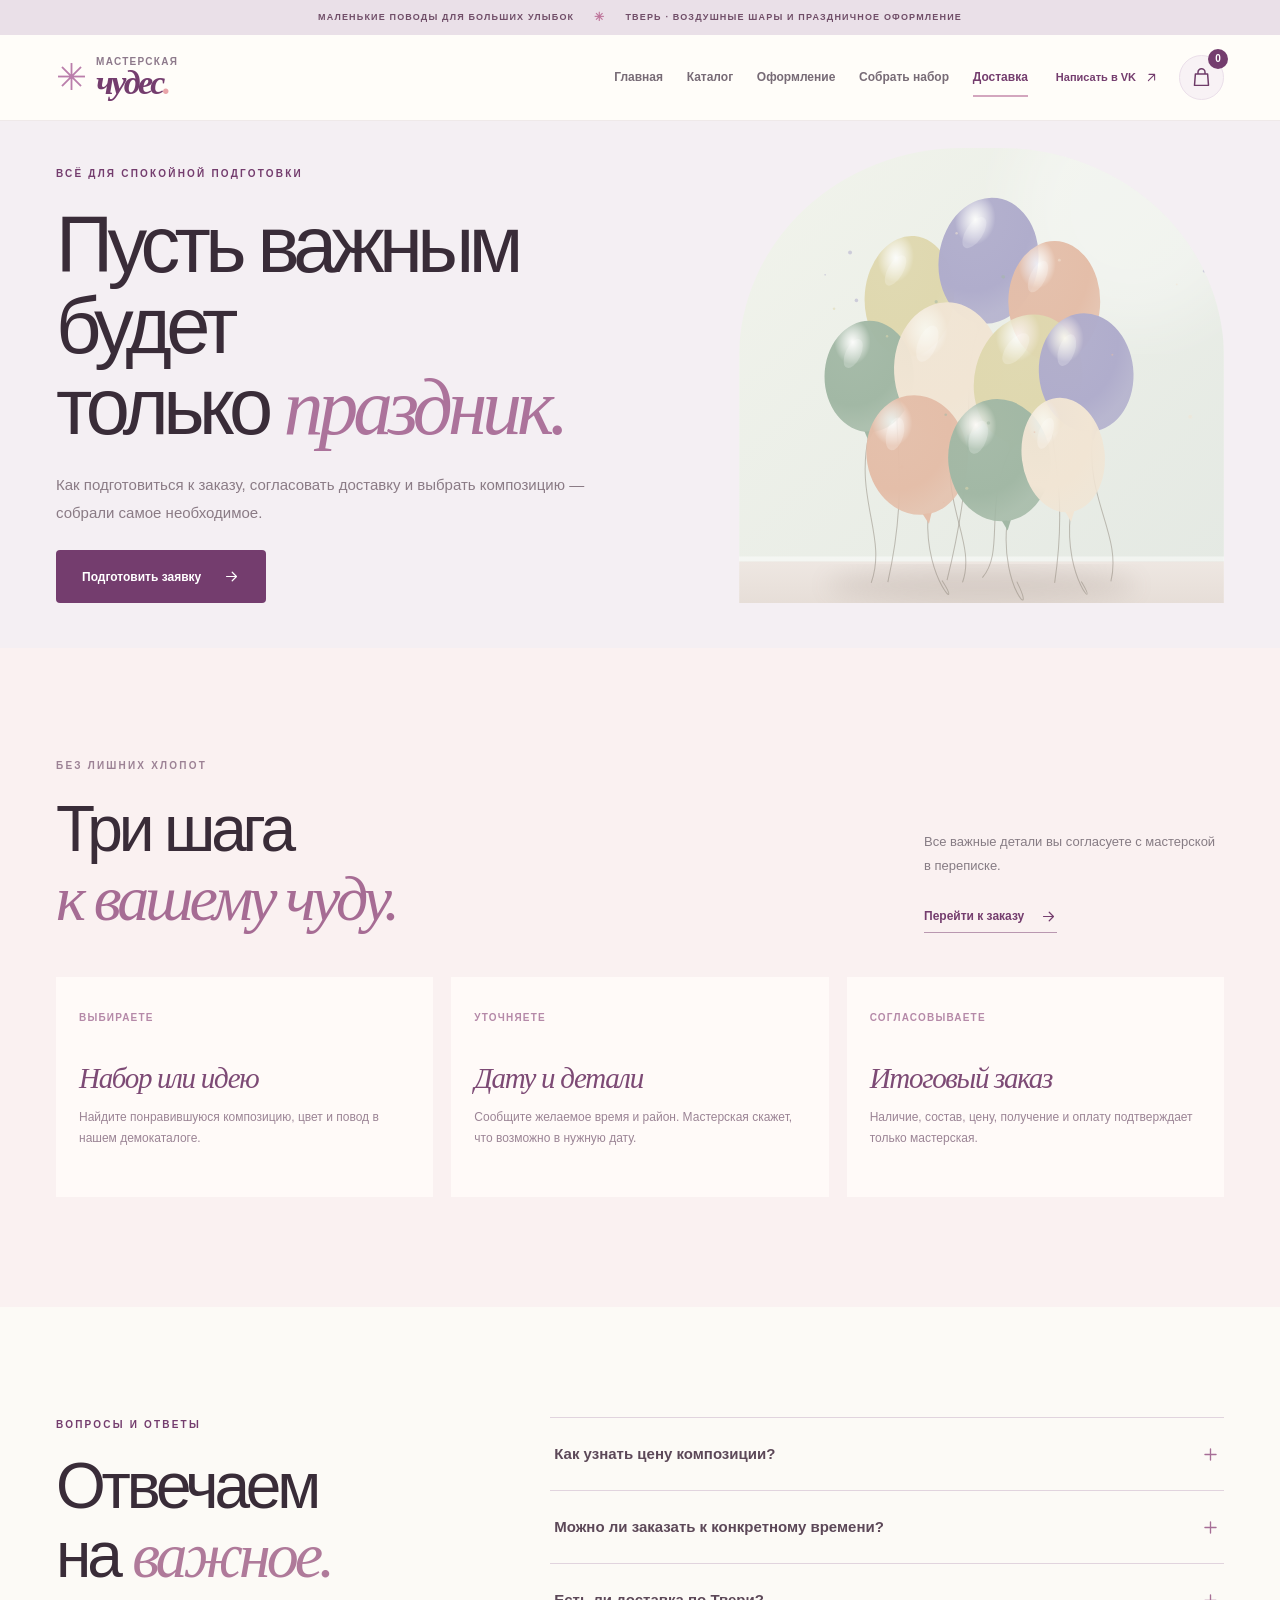
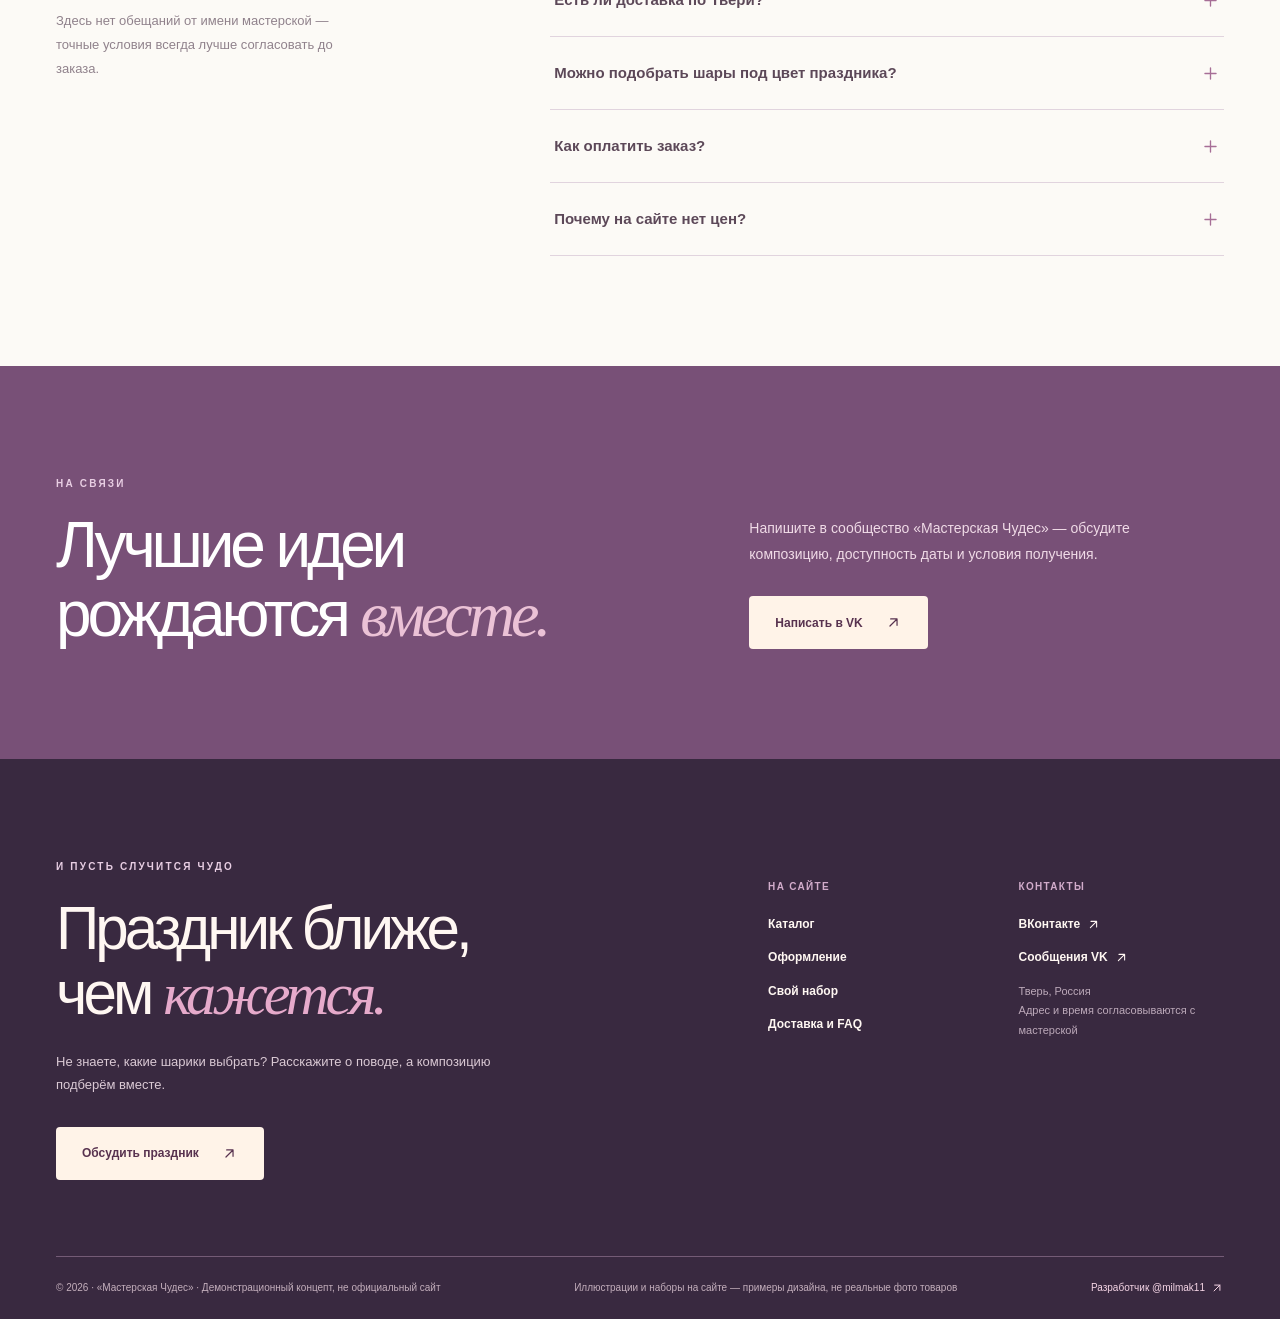
<file: delivery.html>
<!DOCTYPE html><html lang="ru"><head><meta charset="UTF-8"><meta name="viewport" content="width=device-width,initial-scale=1"><meta name="theme-color" content="#7C426E"><meta name="robots" content="noindex,nofollow"><meta name="description" content="Условия заказа и доставки уточняются в мастерской. Заранее подготовьте адрес, дату, время и состав композиции."><title>Доставка и вопросы — Мастерская Чудес</title><link rel="icon" type="image/svg+xml" href="assets/favicon.svg"><link rel="stylesheet" href="assets/style.css"></head><body data-page="delivery"><div class="announce">Маленькие поводы для больших улыбок <span>✳</span> Тверь · Воздушные шары и праздничное оформление</div><header class="header"><div class="wrap headbar"><a class="brand" href="index.html" aria-label="Мастерская Чудес — на главную"><span class="brand-star">✳</span><span class="brand-words"><b>мастерская</b><strong>чудес<span>.</span></strong></span></a><nav class="navbar" aria-label="Основная навигация"><a href="index.html" class="navlink ">Главная</a><a href="catalog.html" class="navlink ">Каталог</a><a href="decor.html" class="navlink ">Оформление</a><a href="create.html" class="navlink ">Собрать набор</a><a href="delivery.html" class="navlink current">Доставка</a></nav><div class="header-right"><a class="vk-mini" href="https://vk.me/sharik69" target="_blank" rel="noopener">Написать в VK <svg class="ico" viewBox="0 0 24 24" fill="none" stroke="currentColor" stroke-width="1.7" stroke-linecap="round" stroke-linejoin="round" aria-hidden="true"><path d="M7 17 17 7M8 7h9v9"/></svg></a><button type="button" class="bag-btn" id="bagOpen" aria-label="Открыть подборку товаров"><svg class="ico" viewBox="0 0 24 24" fill="none" stroke="currentColor" stroke-width="1.7" stroke-linecap="round" stroke-linejoin="round" aria-hidden="true"><path d="M5 8h14l1 13H4L5 8Zm3 0V6a4 4 0 0 1 8 0v2"/></svg><span id="bagCount">0</span></button><button type="button" id="menuToggle" class="menu-btn" aria-label="Открыть меню" aria-expanded="false"><svg class="ico" viewBox="0 0 24 24" fill="none" stroke="currentColor" stroke-width="1.7" stroke-linecap="round" stroke-linejoin="round" aria-hidden="true"><path d="M4 7h16M4 12h16M4 17h16"/></svg></button></div></div><nav class="mobile-nav" id="mobileNav" aria-label="Мобильная навигация"><a href="index.html" class="navlink ">Главная</a><a href="catalog.html" class="navlink ">Каталог</a><a href="decor.html" class="navlink ">Оформление</a><a href="create.html" class="navlink ">Собрать набор</a><a href="delivery.html" class="navlink current">Доставка</a><a href="https://vk.me/sharik69" target="_blank" rel="noopener">Написать мастерской <svg class="ico" viewBox="0 0 24 24" fill="none" stroke="currentColor" stroke-width="1.7" stroke-linecap="round" stroke-linejoin="round" aria-hidden="true"><path d="M7 17 17 7M8 7h9v9"/></svg></a></nav></header><main><section class="page-hero delivery-hero"><div class="wrap ph-grid"><div><div class="eyebrow eyebrow-plum">Всё для спокойной подготовки</div><h1>Пусть важным будет<br>только <em>праздник.</em></h1><p>Как подготовиться к заказу, согласовать доставку и выбрать композицию — собрали самое необходимое.</p><a href="create.html" class="btn btn-plum">Подготовить заявку <svg class="ico" viewBox="0 0 24 24" fill="none" stroke="currentColor" stroke-width="1.7" stroke-linecap="round" stroke-linejoin="round" aria-hidden="true"><path d="M5 12h14m-6-6 6 6-6 6"/></svg></a></div><img src="assets/art/natural.svg" alt="Иллюстрация праздничного букета в природных тонах"></div></section><section class="section section-pink"><div class="wrap"><div class="sect-title"><div><div class="eyebrow">Без лишних хлопот</div><h2>Три шага<br><em>к вашему чуду.</em></h2></div><div class="title-side"><p>Все важные детали вы согласуете с мастерской в переписке.</p><a class="underlink" href="create.html">Перейти к заказу <svg class="ico" viewBox="0 0 24 24" fill="none" stroke="currentColor" stroke-width="1.7" stroke-linecap="round" stroke-linejoin="round" aria-hidden="true"><path d="M5 12h14m-6-6 6 6-6 6"/></svg></a></div></div><div class="steps"><div><span>Выбираете</span><h3>Набор или идею</h3><p>Найдите понравившуюся композицию, цвет и повод в нашем демокаталоге.</p></div><div><span>Уточняете</span><h3>Дату и детали</h3><p>Сообщите желаемое время и район. Мастерская скажет, что возможно в нужную дату.</p></div><div><span>Согласовываете</span><h3>Итоговый заказ</h3><p>Наличие, состав, цену, получение и оплату подтверждает только мастерская.</p></div></div></div></section><section class="section"><div class="wrap faq-grid"><div><div class="eyebrow eyebrow-plum">Вопросы и ответы</div><h2>Отвечаем<br>на <em>важное.</em></h2><p>Здесь нет обещаний от имени мастерской — точные условия всегда лучше согласовать до заказа.</p></div><div class="faq"><details><summary>Как узнать цену композиции? <svg class="ico" viewBox="0 0 24 24" fill="none" stroke="currentColor" stroke-width="1.7" stroke-linecap="round" stroke-linejoin="round" aria-hidden="true"><path d="M12 5v14M5 12h14"/></svg></summary><p>Выберите пример в каталоге или соберите свой набор, затем отправьте заявку в VK. Итоговая стоимость зависит от состава, размера, наполнения и других деталей.</p></details><details><summary>Можно ли заказать к конкретному времени? <svg class="ico" viewBox="0 0 24 24" fill="none" stroke="currentColor" stroke-width="1.7" stroke-linecap="round" stroke-linejoin="round" aria-hidden="true"><path d="M12 5v14M5 12h14"/></svg></summary><p>Укажите желаемую дату и время в форме. Мастерская подтвердит доступность времени в ответном сообщении; заполнение формы не резервирует интервал.</p></details><details><summary>Есть ли доставка по Твери? <svg class="ico" viewBox="0 0 24 24" fill="none" stroke="currentColor" stroke-width="1.7" stroke-linecap="round" stroke-linejoin="round" aria-hidden="true"><path d="M12 5v14M5 12h14"/></svg></summary><p>Возможность доставки, её стоимость и район обслуживания нужно уточнить напрямую у мастерской. Контакт доступен в VK.</p></details><details><summary>Можно подобрать шары под цвет праздника? <svg class="ico" viewBox="0 0 24 24" fill="none" stroke="currentColor" stroke-width="1.7" stroke-linecap="round" stroke-linejoin="round" aria-hidden="true"><path d="M12 5v14M5 12h14"/></svg></summary><p>Конструктор позволяет указать желаемую палитру. Доступные цвета, материалы и варианты композиции мастерская уточнит отдельно.</p></details><details><summary>Как оплатить заказ? <svg class="ico" viewBox="0 0 24 24" fill="none" stroke="currentColor" stroke-width="1.7" stroke-linecap="round" stroke-linejoin="round" aria-hidden="true"><path d="M12 5v14M5 12h14"/></svg></summary><p>Оплата на демонстрационном сайте не принимается. Способ и условия оплаты согласуйте с мастерской до подтверждения заказа.</p></details><details><summary>Почему на сайте нет цен? <svg class="ico" viewBox="0 0 24 24" fill="none" stroke="currentColor" stroke-width="1.7" stroke-linecap="round" stroke-linejoin="round" aria-hidden="true"><path d="M12 5v14M5 12h14"/></svg></summary><p>Это независимый демонстрационный проект. Без официального актуального прайса мы не показываем непроверенные суммы.</p></details></div></div></section><section class="section contacts-banner"><div class="wrap contact-grid"><div><div class="eyebrow eyebrow-light">На связи</div><h2>Лучшие идеи<br>рождаются <em>вместе.</em></h2></div><div><p>Напишите в сообщество «Мастерская Чудес» — обсудите композицию, доступность даты и условия получения.</p><a class="btn btn-milk" href="https://vk.me/sharik69" target="_blank" rel="noopener">Написать в VK <svg class="ico" viewBox="0 0 24 24" fill="none" stroke="currentColor" stroke-width="1.7" stroke-linecap="round" stroke-linejoin="round" aria-hidden="true"><path d="M7 17 17 7M8 7h9v9"/></svg></a></div></div></section></main><footer class="footer"><div class="wrap"><div class="foot-top"><div><div class="eyebrow eyebrow-light">И пусть случится чудо</div><h2>Праздник ближе,<br>чем <em>кажется.</em></h2><p>Не знаете, какие шарики выбрать? Расскажите о поводе, а композицию подберём вместе.</p><a href="https://vk.me/sharik69" target="_blank" rel="noopener" class="btn btn-milk">Обсудить праздник <svg class="ico" viewBox="0 0 24 24" fill="none" stroke="currentColor" stroke-width="1.7" stroke-linecap="round" stroke-linejoin="round" aria-hidden="true"><path d="M7 17 17 7M8 7h9v9"/></svg></a></div><div class="foot-links"><div><span>На сайте</span><a href="catalog.html">Каталог</a><a href="decor.html">Оформление</a><a href="create.html">Свой набор</a><a href="delivery.html">Доставка и FAQ</a></div><div><span>Контакты</span><a href="https://vk.com/sharik69" target="_blank" rel="noopener">ВКонтакте <svg class="ico" viewBox="0 0 24 24" fill="none" stroke="currentColor" stroke-width="1.7" stroke-linecap="round" stroke-linejoin="round" aria-hidden="true"><path d="M7 17 17 7M8 7h9v9"/></svg></a><a href="https://vk.me/sharik69" target="_blank" rel="noopener">Сообщения VK <svg class="ico" viewBox="0 0 24 24" fill="none" stroke="currentColor" stroke-width="1.7" stroke-linecap="round" stroke-linejoin="round" aria-hidden="true"><path d="M7 17 17 7M8 7h9v9"/></svg></a><p>Тверь, Россия<br>Адрес и время согласовываются с мастерской</p></div></div></div><div class="foot-bottom"><span>© 2026 · «Мастерская Чудес» · Демонстрационный концепт, не официальный сайт</span><span>Иллюстрации и наборы на сайте — примеры дизайна, не реальные фото товаров</span><a href="https://t.me/milmak11" target="_blank" rel="noopener">Разработчик @milmak11 <svg class="ico" viewBox="0 0 24 24" fill="none" stroke="currentColor" stroke-width="1.7" stroke-linecap="round" stroke-linejoin="round" aria-hidden="true"><path d="M7 17 17 7M8 7h9v9"/></svg></a></div></div></footer><div class="scrim" id="cartScrim" hidden></div><aside class="drawer" id="cartDrawer" role="dialog" aria-modal="true" aria-label="Моя подборка" aria-hidden="true"><div class="drawer-head"><div><span class="eyebrow">Для вашего праздника</span><h3>Моя подборка <span id="drawerCount">0</span></h3></div><button type="button" class="close-btn" id="bagClose" aria-label="Закрыть подборку"><svg class="ico" viewBox="0 0 24 24" fill="none" stroke="currentColor" stroke-width="1.7" stroke-linecap="round" stroke-linejoin="round" aria-hidden="true"><path d="M5 5l14 14M19 5 5 19"/></svg></button></div><div class="drawer-items" id="drawerItems"></div><div class="drawer-foot"><p>Стоимость и наличие подтвердит мастерская после обращения.</p><a href="create.html#checkout" class="btn btn-plum btn-wide" id="checkoutBtn">Оформить запрос <svg class="ico" viewBox="0 0 24 24" fill="none" stroke="currentColor" stroke-width="1.7" stroke-linecap="round" stroke-linejoin="round" aria-hidden="true"><path d="M5 12h14m-6-6 6 6-6 6"/></svg></a></div></aside><div class="toast" id="toast" role="status" aria-live="polite"></div><script src="assets/products.js"></script><script src="assets/app.js"></script></body></html>
</file>
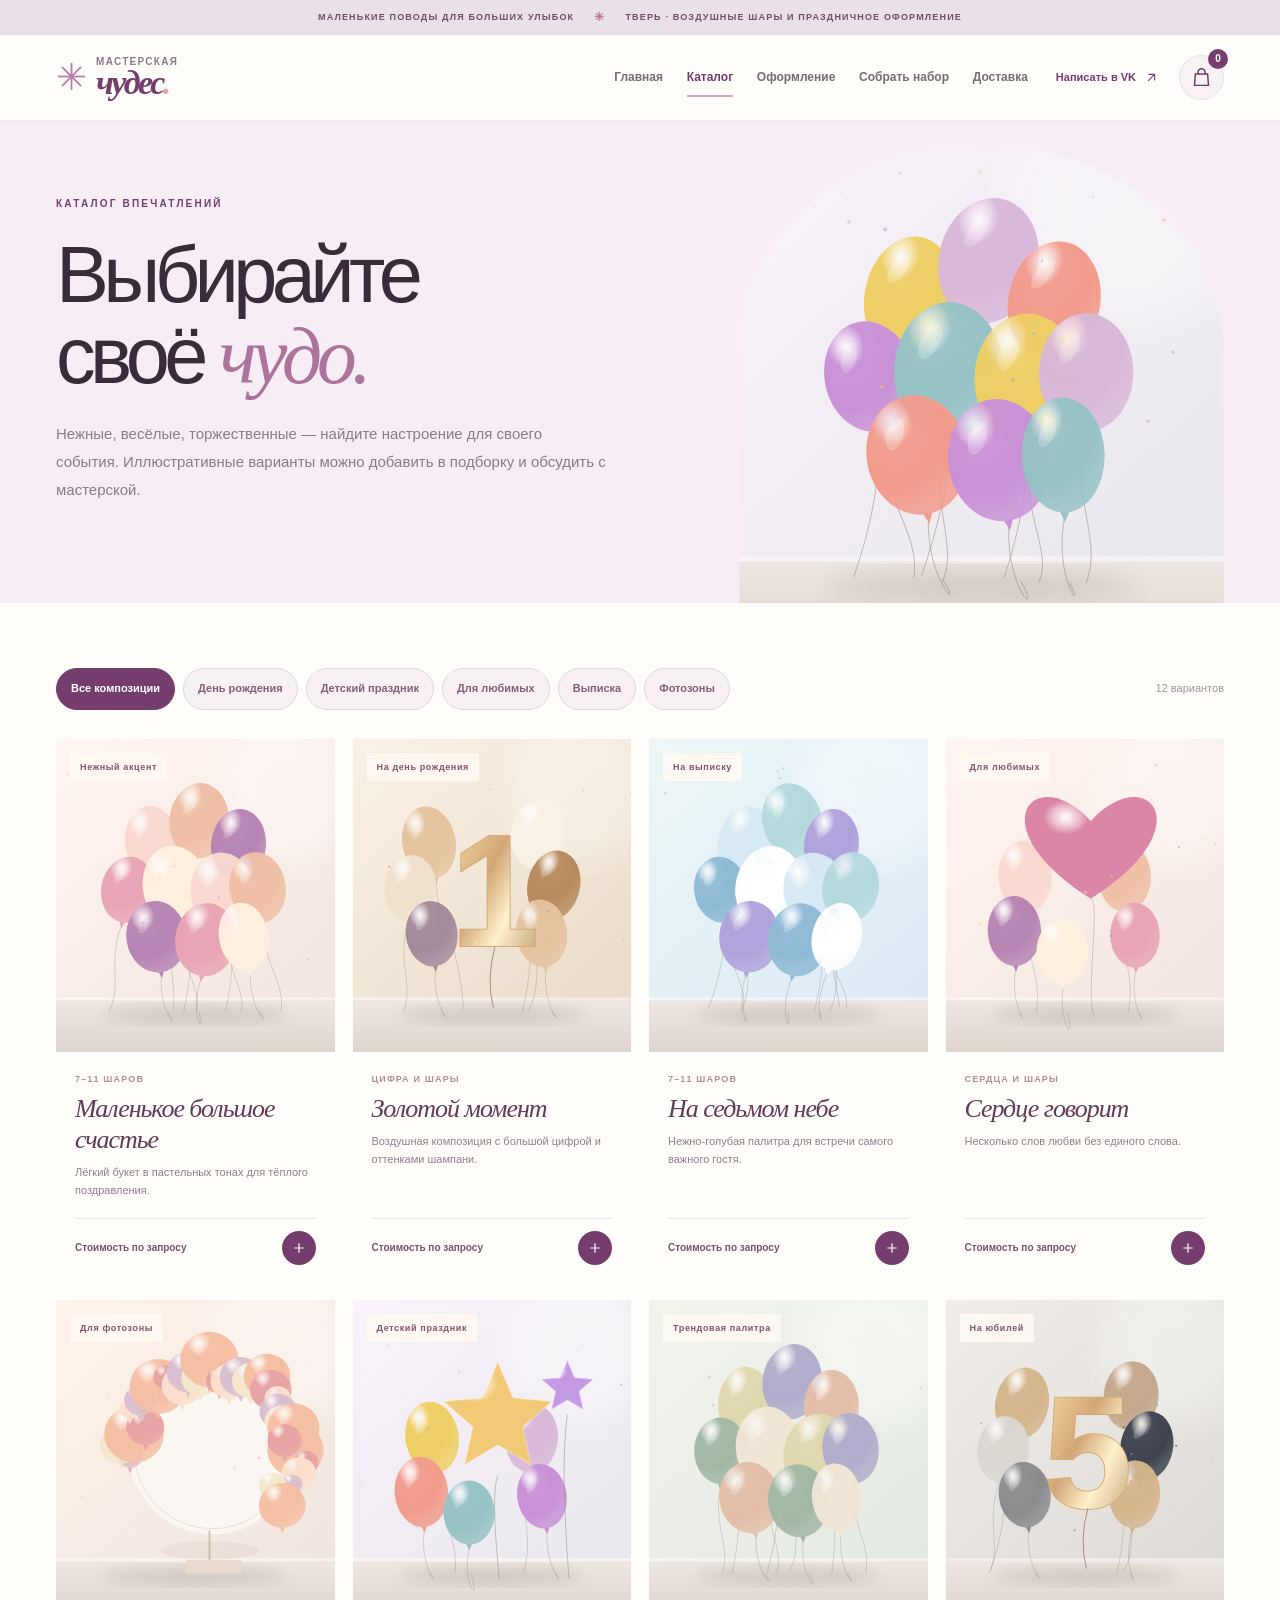
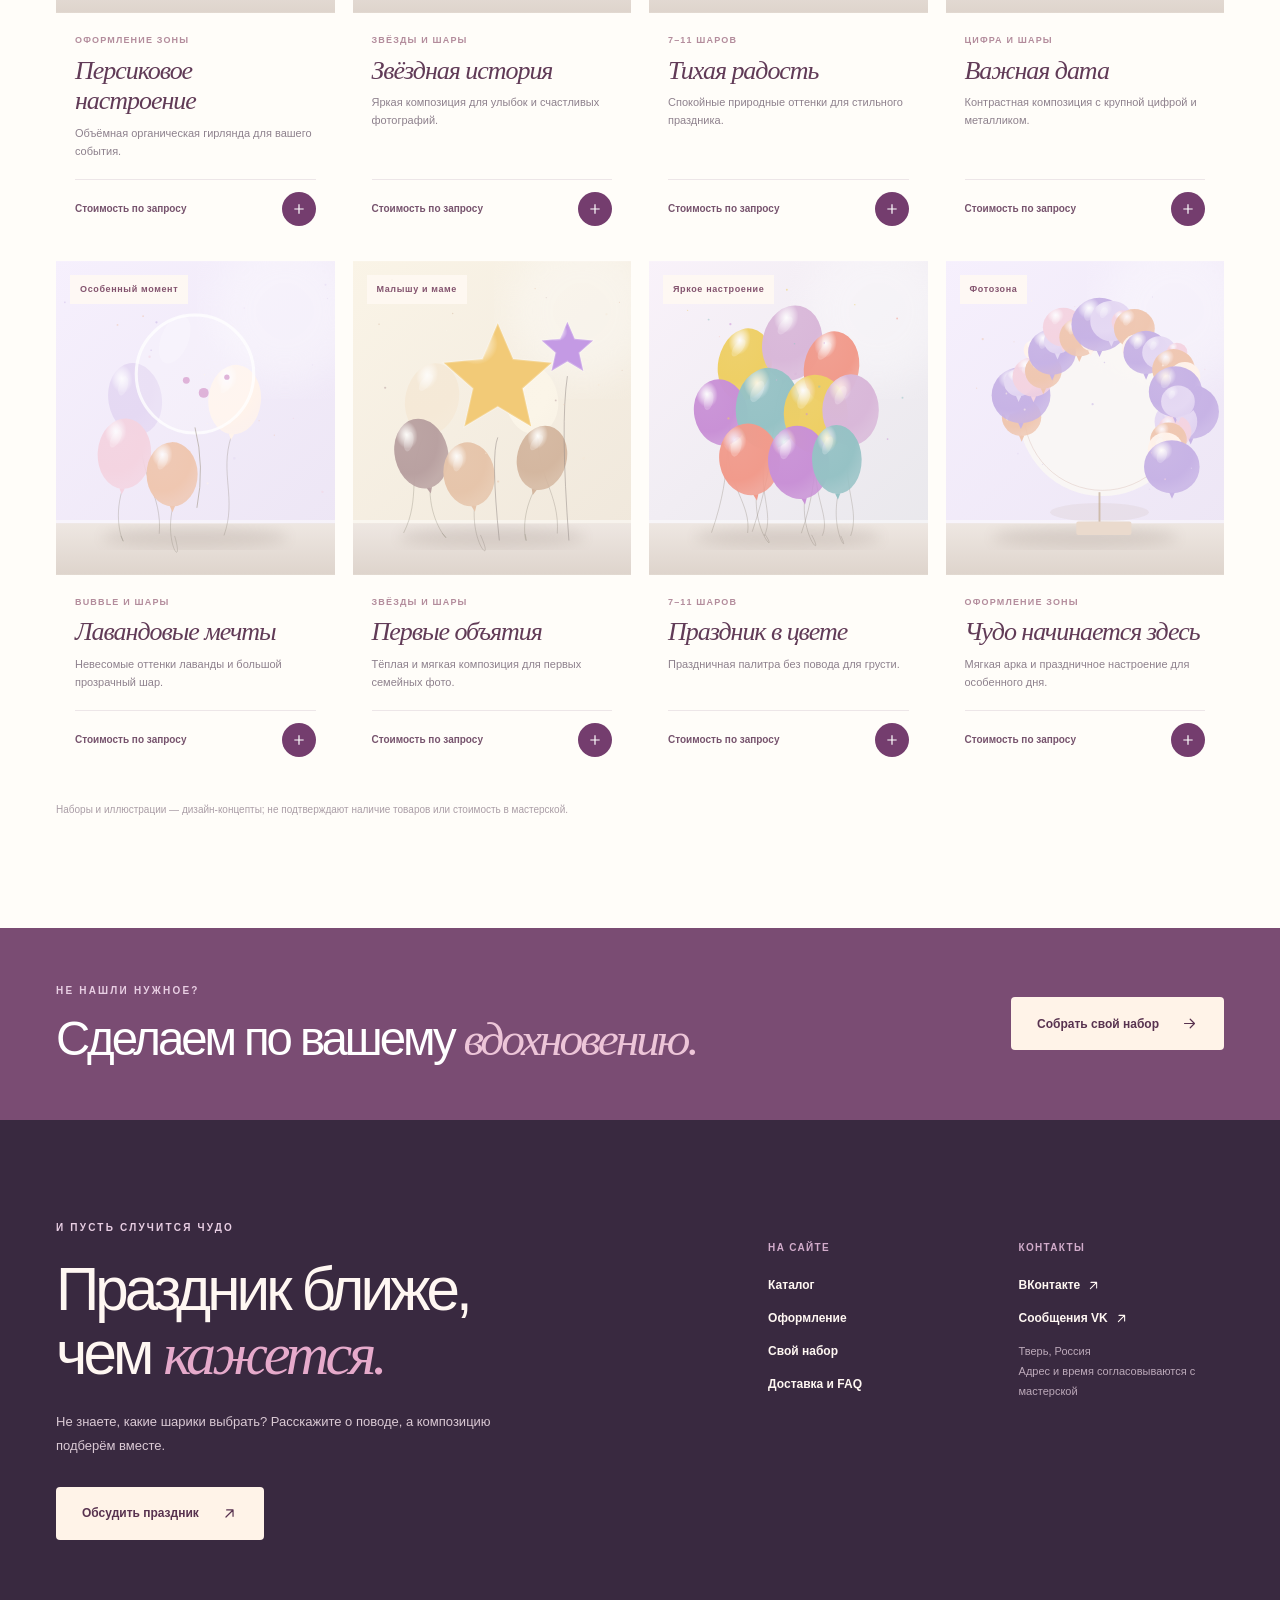
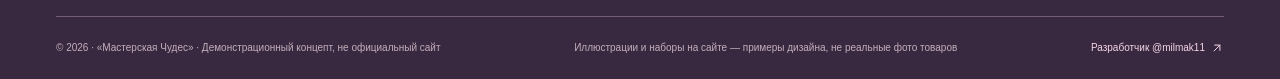
<file: preview-catalog-offline.html>
<!DOCTYPE html><html lang="ru"><head><meta charset="UTF-8"><meta name="viewport" content="width=device-width,initial-scale=1"><meta name="theme-color" content="#7C426E"><meta name="robots" content="noindex,nofollow"><meta name="description" content="Демонстрационный каталог композиций из шаров с фильтрами по поводу, подборкой и запросом стоимости."><title>Каталог воздушных шаров — Мастерская Чудес</title><link rel="icon" type="image/svg+xml" href="[data-uri]"><style>:root{--milk:#fcfaf6;--paper:#fffdf9;--lav:#f3eff5;--lilac:#e2d6e9;--plum:#743d6e;--dark:#302635;--ink:#392c38;--muted:#867c84;--line:#eee8e9;--pink:#f9eee9;--peach:#f3d2c1;--sand:#f4eee7;--serif:Georgia,'Times New Roman',serif;--sans:'Inter',-apple-system,BlinkMacSystemFont,'Segoe UI',sans-serif;--ease:cubic-bezier(.22,1,.36,1)}
*{box-sizing:border-box}html{scroll-behavior:smooth}body{margin:0;background:var(--milk);color:var(--ink);font-family:var(--sans);font-size:14px;line-height:1.6;overflow-x:hidden;-webkit-font-smoothing:antialiased}body.lock{overflow:hidden}img{display:block;max-width:100%}button,input,textarea,select{font:inherit}button{cursor:pointer}button:disabled{opacity:.5;cursor:not-allowed}a{text-decoration:none;color:inherit}h1,h2,h3,p{margin:0}h1,h2,h3{font-weight:520}em{font-family:var(--serif);font-weight:400;font-style:italic;letter-spacing:-.063em}::selection{background:#e2bfd1;color:#49334a}:focus-visible{outline:3px solid #a95689;outline-offset:3px}main{overflow:hidden}.wrap{width:min(1400px,calc(100% - 112px));margin:0 auto}.ico{display:block;width:19px;height:19px;flex:none}.eyebrow{font-size:10px;text-transform:uppercase;letter-spacing:.22em;font-weight:800;color:#9c8295;display:flex;align-items:center;gap:13px}.eyebrow-plum{color:var(--plum)}.eyebrow-light{color:#e8cee3}.dot{display:inline-block;width:7px;height:7px;border-radius:100%;background:#d78aab}.section{padding:110px 0}.section-pink{background:#faf1f1}h1{font-size:clamp(65px,7.3vw,122px);line-height:1.02;letter-spacing:-.071em}h2{font-size:clamp(46px,5vw,78px);line-height:1.07;letter-spacing:-.065em}h3{letter-spacing:-.045em}.btn{display:inline-flex;align-items:center;justify-content:center;gap:22px;font-size:12px;font-weight:760;padding:17px 25px;border-radius:4px;border:1px solid transparent;white-space:nowrap;transition:transform .35s var(--ease),background .25s,color .25s;line-height:1.35}.btn:hover{transform:translateY(-3px)}.btn .ico{width:17px;height:17px}.btn-plum{background:var(--plum);color:white}.btn-plum:hover{background:#955a8a}.btn-milk{background:#fff3e8;color:#58324f}.btn-milk:hover{background:white}.btn-outline{border-color:#d9c9d8;color:var(--plum);background:transparent}.btn-outline:hover{background:#f2e6ee}.btn-wide{width:100%}.underlink{display:inline-flex;align-items:center;gap:16px;font-size:12px;font-weight:800;color:var(--plum);padding:9px 0 6px;border-bottom:1px solid #b998b0;transition:gap .3s var(--ease)}.underlink:hover{gap:23px}.underlink .ico{width:17px;height:17px}.sect-title{display:flex;justify-content:space-between;align-items:end;gap:48px;margin-bottom:44px}.sect-title .eyebrow{margin-bottom:21px}.sect-title h2{max-width:850px}.sect-title h2 em{color:#a66c94}.title-side{max-width:300px;flex-shrink:0;display:flex;flex-direction:column;align-items:start;gap:20px}.title-side p{font-size:13px;color:var(--muted);line-height:1.85}
/* nav */
.announce{height:35px;display:flex;align-items:center;justify-content:center;gap:20px;background:#eae0e8;text-transform:uppercase;font-size:9px;font-weight:720;letter-spacing:.13em;color:#704e68}.announce span{font-size:12px;color:#be769b}.header{height:86px;background:#fffdfaf2;position:relative;z-index:60;border-bottom:1px solid #efe9e9}.headbar{height:100%;display:flex;align-items:center;gap:28px}.brand{display:flex;align-items:center;gap:9px;flex-shrink:0}.brand-star{color:#ba7eab;font-size:37px;line-height:1}.brand-words{display:flex;flex-direction:column;align-items:start;gap:0}.brand-words b{font-size:10px;font-weight:750;letter-spacing:.13em;text-transform:uppercase;color:#8d798b;line-height:1.2}.brand-words strong{font-family:var(--serif);font-size:34px;font-style:italic;letter-spacing:-.075em;line-height:.9;font-weight:650;color:var(--plum)}.brand-words strong span{color:#e9a4a9}.navbar{display:flex;margin-left:auto;gap:clamp(14px,1.85vw,32px);align-items:center}.navlink{font-size:12px;font-weight:670;color:#776b76;transition:color .2s;white-space:nowrap;position:relative}.navlink.current,.navlink:hover{color:var(--plum)}.navlink.current:after{content:'';position:absolute;left:0;right:0;bottom:-10px;height:2px;background:#d3a6be}.header-right{display:flex;align-items:center;gap:20px}.vk-mini{font-weight:780;font-size:11px;color:var(--plum);display:flex;align-items:center;gap:8px;white-space:nowrap}.vk-mini .ico{width:15px;height:15px}.bag-btn{position:relative;width:45px;height:45px;border-radius:50%;border:1px solid #ebdfea;background:#f8f2f5;color:#6e3b68;display:grid;place-items:center}.bag-btn .ico{width:21px;height:21px}.bag-btn span{position:absolute;right:-5px;top:-7px;display:grid;place-items:center;min-width:20px;height:20px;padding:0 3px;border-radius:50%;background:var(--plum);color:white;font-size:10px;font-weight:800}.menu-btn{display:none;border:0;background:none;padding:10px;color:var(--plum)}.mobile-nav{display:none}
/* hero */
.hero{background:linear-gradient(118deg,#fcf9f5 0%,#fffdf9 52%,#f7eaed 100%)}.hero-grid{display:grid;grid-template-columns:.96fr 1.04fr;align-items:center;gap:65px;min-height:640px;padding-top:43px;padding-bottom:52px}.hero-content{padding:32px 0 24px}.hero-content h1{margin:30px 0 30px;white-space:nowrap}.hero-content h1 em{color:#ac739b}.hero-content>p{font-size:16px;max-width:445px;line-height:1.87;color:#837681}.hero-actions{display:flex;gap:28px;flex-wrap:wrap;align-items:center;margin-top:34px}.hero-small{border-top:1px solid #e7dfe0;margin-top:68px;padding-top:25px;display:flex;align-items:center;gap:18px;font-size:10px;font-weight:650;color:#897b86;line-height:1.6}.sparkle-mark{font-size:34px;color:#c388a9}.small-rule{height:22px;width:1px;background:#d7c7d1;margin:0 4px}.hero-art{position:relative;min-height:592px;border-radius:46% 46% 4px 4px;background:#f8e7e5;overflow:hidden;isolation:isolate}.hero-art:after{position:absolute;content:'';inset:0;border:1px solid #ffffff87;border-radius:inherit;pointer-events:none}.hero-art>img{width:100%;height:100%;position:absolute;object-fit:cover;object-position:50% 50%;transition:transform .9s var(--ease)}.hero-art:hover>img{transform:scale(1.045)}.art-corner{position:absolute;top:37px;left:37px;z-index:2;font-size:9px;letter-spacing:.15em;font-weight:770;color:#76606a}.art-corner span{font-size:15px;margin-left:8px}.art-sticker{position:absolute;bottom:55px;left:23px;z-index:3;background:#fff9eeed;padding:21px 29px 17px;transform:rotate(-9deg);box-shadow:0 13px 40px #654e4834;display:flex;flex-direction:column;line-height:1.2;color:#774568}.art-sticker>span{font-size:11px}.art-sticker strong{font-family:var(--serif);font-weight:500;font-size:33px;font-style:italic;line-height:1.2}.art-sticker i{font-style:normal;position:absolute;color:#d28daf;font-size:23px;right:12px;top:10px}.art-disclaimer{position:absolute;bottom:15px;right:20px;z-index:2;color:#886b7d;font-size:9px}.ticker{background:#7c4d75;color:#fff7f4;height:66px;overflow:hidden}.ticker-line{height:100%;display:flex;justify-content:space-between;align-items:center;gap:24px;font-weight:780;font-size:10px;letter-spacing:.15em;white-space:nowrap}.ticker-line span{flex-shrink:0}
/* occasions */
.occasion-grid{display:grid;grid-template-columns:1.28fr 1fr 1fr;gap:16px;grid-auto-rows:440px}.occasion-card{position:relative;background:#e8dce1;overflow:hidden;display:flex;align-items:flex-end;isolation:isolate}.occasion-card:after{content:'';position:absolute;inset:0;background:linear-gradient(to top,#49303cbf,transparent 70%);z-index:-1}.occasion-card img{position:absolute;inset:0;width:100%;height:100%;object-fit:cover;z-index:-2;transition:transform .8s var(--ease)}.occasion-card:hover img{transform:scale(1.07)}.occasion-card>div{position:relative;z-index:2;padding:27px;width:100%;color:white}.occasion-card>div>span{font-weight:780;letter-spacing:.17em;font-size:9px}.occasion-card h3{font:italic 37px/1.2 var(--serif);letter-spacing:-.05em;margin-top:11px}.occasion-card p{font-size:11px;color:#fff1f1;margin-top:7px}.round-arr{display:grid;place-items:center;position:absolute;right:24px;bottom:30px;width:38px;height:38px;border-radius:50%;border:1px solid #ffffffa6;color:#fff}.round-arr svg{height:18px;width:18px}.occ-large h3{font-size:47px}
/* products */
.product-grid{display:grid;grid-template-columns:repeat(4,minmax(0,1fr));gap:18px}.product-card{min-width:0;background:#fffdf9;position:relative;display:flex;flex-direction:column}.product-card .prod-img{position:relative;aspect-ratio:4/4.5;overflow:hidden;background:#f1eaf1;cursor:pointer;border:0;padding:0;text-align:left}.prod-img img{height:100%;width:100%;object-fit:cover;transition:transform .75s var(--ease)}.product-card:hover .prod-img img{transform:scale(1.06)}.prod-tag{position:absolute;top:14px;left:14px;padding:7px 10px;color:#83536e;background:#fffaf3df;font-size:9px;font-weight:820;letter-spacing:.07em}.prod-info{padding:20px 19px 17px;display:flex;flex-direction:column;flex:1}.prod-info .mini-label{color:#b38c9c;text-transform:uppercase;letter-spacing:.13em;font-size:9px;font-weight:800}.prod-info h3{font:italic 26px/1.18 var(--serif);letter-spacing:-.04em;margin:8px 0 7px;color:#613b57}.prod-info>p{font-size:11px;line-height:1.65;color:#8e818d;flex:1}.prod-bottom{display:flex;align-items:center;justify-content:space-between;gap:8px;border-top:1px solid #ede6e8;margin-top:19px;padding-top:12px}.prod-bottom>span{font-size:10px;font-weight:770;color:#76536d}.add-btn{border:0;width:34px;height:34px;background:var(--plum);color:white;display:grid;place-items:center;border-radius:50%;transition:transform .22s,background .22s}.add-btn:hover{transform:scale(1.08);background:#985781}.add-btn .ico{width:16px;height:16px}.catalog-hint{font-size:10px;color:#aa9da6;margin-top:28px}
/* customization */
.customize-section{background:#f4edf3}.customize-grid{display:grid;grid-template-columns:1.04fr .96fr;gap:96px;align-items:center}.customize-media{position:relative;max-height:575px;min-height:520px;overflow:hidden;background:#f2dfeb;border-radius:47% 47% 2px 2px}.customize-media img{height:100%;width:100%;object-fit:cover;position:absolute;inset:0}.media-caption{position:absolute;bottom:23px;left:22px;padding:9px 13px;background:#fff9f5e8;font-family:var(--serif);font-style:italic;font-size:16px;color:#7f5674;transform:rotate(-5deg)}.customize-copy h2{margin:25px 0 25px}.customize-copy h2 em{color:#ab769a}.customize-copy>p{font-size:15px;line-height:1.85;max-width:440px;color:#8c7e8a}.customize-steps{display:grid;grid-template-columns:repeat(3,1fr);gap:12px;margin:36px 0}.customize-steps div{border-top:1px solid #d6c7d6;padding-top:13px;display:flex;flex-direction:column;gap:7px}.customize-steps span{color:#b983ac;font-size:21px}.customize-steps strong{font-size:13px}.customize-steps small{font-size:10px;color:#9e8c99;line-height:1.5}
.moments-section{background:#fffdf9}.moments-grid{display:grid;grid-template-columns:1fr 1fr;gap:20px}.moment-card{position:relative;min-height:590px;background:#f2e6eb;overflow:hidden;display:flex;flex-direction:column;justify-content:flex-end}.moment-card img{position:absolute;inset:0;height:100%;width:100%;object-fit:cover;transition:transform .7s var(--ease)}.moment-card:hover img{transform:scale(1.045)}.moment-card:after{content:'';position:absolute;inset:0;background:linear-gradient(to top,#2f233aa8,transparent 72%)}.moment-card>div{position:relative;z-index:2;color:#fff;padding:31px}.moment-card>div>span{font-size:10px;font-weight:800;letter-spacing:.16em}.moment-card h3{font:italic 40px var(--serif);margin:13px 0 5px}.moment-card p{color:#efe5ee;font-size:12px}.moment-card .ico{position:absolute;right:31px;bottom:36px}.how-section{background:#f9f0ed}.how-grid{display:grid;grid-template-columns:.85fr 1.15fr;gap:85px}.how-grid h2{margin:20px 0 22px}.how-grid h2 em{color:#af7a95}.how-grid>div>p{font-size:13px;line-height:1.9;max-width:355px;color:#8c7d87}.how-steps{border-top:1px solid #ded0d5}.how-steps>div{position:relative;padding:30px 42px 28px 0;display:grid;grid-template-columns:160px 1fr;gap:20px;border-bottom:1px solid #ded0d5}.how-steps b{font:italic 26px var(--serif)}.how-steps span{font-size:13px;color:#8e7b88;line-height:1.8}.how-steps i{position:absolute;right:5px;top:25px;font-size:22px;font-style:normal;color:#c69cbb}
/* internal page hero */
.page-hero{background:#f9f1f1;overflow:hidden}.ph-grid{min-height:455px;display:grid;grid-template-columns:1.12fr .88fr;align-items:center;gap:65px}.ph-grid>div{padding:45px 0}.page-hero h1{font-size:clamp(61px,6.2vw,96px);margin:23px 0}.page-hero h1 em{color:#ac739b}.page-hero p{font-size:15px;line-height:1.85;color:#8a7b85;max-width:550px;margin-bottom:24px}.ph-grid>img{height:455px;width:100%;object-fit:cover;object-position:center 35%;align-self:stretch;border-radius:46% 46% 0 0;margin-top:27px}.page-hero-catalog{background:#f6edf5}.catalog-section{background:#fffdf9;padding-top:65px}.catalog-toolbar{display:flex;justify-content:space-between;gap:20px;align-items:center;margin-bottom:29px}.filterbar{display:flex;flex-wrap:wrap;gap:8px}.filterchip{border:1px solid #e4d4e2;background:#f7f1f4;color:#835e77;font-size:11px;font-weight:720;padding:11px 14px;border-radius:50px;transition:background .2s,color .2s}.filterchip:hover,.filterchip.on{background:var(--plum);border-color:var(--plum);color:white}.toolbar-count{white-space:nowrap;color:#a195a0;font-size:11px}.mini-banner{background:#7a4c73;color:white}.mini-banner-inner{display:flex;align-items:center;justify-content:space-between;gap:30px;padding:55px 0}.mini-banner-inner h2{font-size:clamp(35px,3.7vw,52px);margin-top:15px}.mini-banner-inner h2 em{color:#edc5d8}.product-dialog{padding:0;border:0;width:min(860px,calc(100% - 20px));max-height:90vh;box-shadow:0 30px 100px #38243688;background:#fffaf7;color:var(--ink);overflow-y:auto;position:fixed}.product-dialog::backdrop{background:#322536b3;backdrop-filter:blur(6px)}.dialog-x{position:sticky;float:right;top:14px;z-index:12;margin:14px 14px -57px 0;border:0;background:#fff8f4;color:var(--plum);width:42px;height:42px;border-radius:50%;display:grid;place-items:center}.dialog-content{display:grid;grid-template-columns:1fr 1fr;min-height:430px}.dialog-content>img{height:100%;width:100%;max-height:600px;object-fit:cover}.dialog-details{padding:70px 38px 35px}.dialog-details h2{font:italic 45px/1.15 var(--serif);letter-spacing:-.05em;color:#684164;margin:18px 0}.dialog-details p{color:#81727e;font-size:13px;line-height:1.85}.dialog-details .dialog-tags{display:flex;gap:9px;flex-wrap:wrap;margin:24px 0}.dialog-details .dialog-tags span{padding:9px 11px;background:#f4edf2;font-size:10px;font-weight:710;color:#785878}.dialog-details .btn{margin-top:12px}
/* decor */
.decor-hero{background:#f9f2f1}.decor-cards{display:grid;grid-template-columns:repeat(3,1fr);gap:20px}.decor-card{background:#fffaf7}.decor-card img{width:100%;height:350px;object-fit:cover}.decor-card>div{padding:26px 24px 28px}.decor-card h3{font:italic 30px var(--serif);color:#704f6c;margin:12px 0 10px}.decor-card p{font-size:12px;color:#8b7e87;line-height:1.75}.decor-form-banner{background:var(--plum);color:white}.two-cols,.contact-grid{display:grid;grid-template-columns:1fr .8fr;gap:100px;align-items:end}.two-cols h2,.contact-grid h2{margin-top:19px}.two-cols h2 em,.contact-grid h2 em{color:#ebc2d6}.two-cols p,.contact-grid p{font-size:14px;line-height:1.85;color:#f0dbe7;max-width:410px;margin-bottom:28px}
/* creator */
.create-header{background:#f8f0f1}.create-header>.wrap{padding:75px 0 55px}.create-header h1{font-size:clamp(58px,6.4vw,104px)}.create-header h1 em{color:#b0749c}.create-header p{max-width:550px;font-size:14px;color:#897b84;line-height:1.85;margin-top:22px}.create-section{background:#fffdf9;padding-top:54px}.creator-grid{display:grid;grid-template-columns:1.12fr .88fr;gap:54px;align-items:start}.creator-main{display:flex;flex-direction:column;gap:20px}.form-panel{padding:34px;background:#fbf5f4}.numbered{margin-bottom:27px}.numbered>span{font-size:10px;letter-spacing:.15em;color:#ab799a;font-weight:820}.numbered h2{font-size:clamp(27px,3vw,39px);margin-top:7px}.palette-choices{display:grid;grid-template-columns:repeat(3,minmax(0,1fr));gap:11px}.palette-choices label{cursor:pointer;display:flex;align-items:center;gap:12px;padding:13px 9px;background:#fffdfa;border:1px solid #e9dce5;position:relative;min-width:0;font-size:11px;font-weight:720}.palette-choices label:has(input:checked){border-color:#b282a5;box-shadow:inset 0 0 0 1px #b282a5}.palette-choices input{position:absolute;opacity:0;width:1px;height:1px}.palette-color{width:29px;height:29px;border-radius:50%;background:var(--color);flex-shrink:0;box-shadow:inset 4px 6px 12px #fff8}.creator-field{display:flex;flex-direction:column;gap:9px;margin:17px 0}.creator-field label{font-size:11px;font-weight:760;color:#685365}.creator-field input,.creator-field textarea,.creator-field select{padding:15px 13px;min-height:50px;background:#fffdfa;color:#564357;border:1px solid #e6d9e1;border-radius:3px;max-width:100%;width:100%;outline:0}.creator-field input:focus,.creator-field textarea:focus,.creator-field select:focus{border-color:#ad79a2}.creator-field textarea{resize:vertical;line-height:1.65}.form-double{display:grid;grid-template-columns:1fr 1fr;gap:20px}.field-note{font-size:10px;color:#9a8694;line-height:1.6}.creator-sidebar{position:sticky;top:18px}.creator-sticky{background:#f4eaf0}.preview-art{height:355px;position:relative;background:#efdfeb;overflow:hidden}.preview-art img{height:100%;width:100%;object-fit:cover;object-position:50% 33%}.preview-eyebrow{position:absolute;z-index:2;top:20px;left:22px;background:#fff7f3e0;padding:8px 10px;color:#835a7a;font-size:9px;font-weight:790;letter-spacing:.1em}.preview-flower{position:absolute;bottom:20px;right:25px;font-size:45px;color:#fff4e5}.creator-summary{padding:30px}.creator-summary h3{font:normal 35px/1.1 var(--serif);letter-spacing:-.05em;color:#6a4666;margin-bottom:24px}.creator-summary h3 em{color:#bb839b}.summary-line{padding:10px 0;border-top:1px solid #e2d3dc;display:flex;justify-content:space-between;gap:12px;font-size:11px}.summary-line span{color:#967f91}.summary-line strong{color:#6e4d67;font-weight:740;text-align:right;max-width:60%}.request-box{width:100%;resize:vertical;border:1px solid #ddcdd9;background:#fffaf8;padding:13px;margin:20px 0 12px;min-height:130px;font-size:11px;line-height:1.58;color:#6c5366}.creator-summary .btn{margin-bottom:10px}.preview-note{font-size:10px;color:#988596;line-height:1.7;margin-top:10px}
/* delivery */
.delivery-hero{background:#f4eff3}.steps{display:grid;grid-template-columns:repeat(3,1fr);gap:18px}.steps>div{padding:28px 23px;background:#fffaf8;min-height:220px}.steps span{font-size:10px;font-weight:820;letter-spacing:.12em;text-transform:uppercase;color:#b589a8}.steps h3{font:italic 29px var(--serif);margin:34px 0 12px;color:#7d4a75}.steps p{font-size:12px;line-height:1.8;color:#9b8495}.faq-grid{display:grid;grid-template-columns:.75fr 1.25fr;gap:90px}.faq-grid h2{margin:19px 0}.faq-grid h2 em{color:#af7a9a}.faq-grid>div>p{font-size:13px;line-height:1.85;color:#90828c;max-width:310px}.faq{border-top:1px solid #e1d4de}.faq details{padding:0 4px;border-bottom:1px solid #e1d4de}.faq summary{cursor:pointer;list-style:none;display:flex;justify-content:space-between;align-items:center;gap:15px;padding:24px 0;font-size:15px;font-weight:650;color:#5c4858}.faq summary::-webkit-details-marker{display:none}.faq summary .ico{color:#a66e96;transition:transform .25s}.faq details[open] summary .ico{transform:rotate(45deg)}.faq details p{padding:0 0 24px;font-size:13px;color:#92808e;line-height:1.8}.contacts-banner{background:#785077;color:white}
/* footer */
.footer{background:#392940;color:#fff7f2;padding-top:100px}.foot-top{display:grid;grid-template-columns:1.13fr .87fr;gap:120px;padding-bottom:76px}.foot-top h2{font-size:clamp(48px,4.7vw,78px);margin:22px 0 24px}.foot-top h2 em{color:#e6aacb}.foot-top>div:first-child>p{font-size:13px;color:#dac9d4;line-height:1.8;max-width:460px;margin-bottom:30px}.foot-links{display:grid;grid-template-columns:1fr 1fr;gap:45px;padding-top:20px}.foot-links>div{display:flex;flex-direction:column;gap:14px;align-items:start}.foot-links span{font-size:10px;letter-spacing:.13em;font-weight:810;color:#d2accb;text-transform:uppercase;margin-bottom:6px}.foot-links a{font-size:12px;font-weight:660;display:flex;align-items:center;gap:6px}.foot-links a:hover{color:#f0b9d3}.foot-links a .ico{height:15px;width:15px}.foot-links p{font-size:11px;line-height:1.8;color:#bca9b9}.foot-bottom{border-top:1px solid #745b76;padding:23px 0;display:flex;align-items:center;justify-content:space-between;gap:15px;flex-wrap:wrap;font-size:10px;color:#c3aebb}.foot-bottom a{color:#f6d6e6;display:flex;align-items:center;gap:5px}.foot-bottom .ico{width:14px;height:14px}
/* overlay cart */
.scrim{position:fixed;inset:0;background:#2b1c31a6;z-index:120;backdrop-filter:blur(4px)}.scrim[hidden]{display:none}.drawer{position:fixed;right:0;top:0;bottom:0;z-index:121;width:min(470px,100%);background:#fffbf8;box-shadow:-30px 0 80px #24192933;display:flex;flex-direction:column;transform:translateX(105%);visibility:hidden;transition:transform .36s var(--ease),visibility .36s}.drawer.open{transform:none;visibility:visible}.drawer-head{padding:28px 26px 22px;border-bottom:1px solid #ede1e8;display:flex;justify-content:space-between;align-items:start;gap:15px}.drawer-head h3{font:italic 37px var(--serif);color:#6f4b68;margin-top:9px}.drawer-head h3 span{font:700 14px var(--sans);color:#ac7a9f}.close-btn{width:41px;height:41px;border-radius:50%;display:grid;place-items:center;background:#f3e8ef;border:0;color:var(--plum)}.drawer-items{overflow-y:auto;flex:1;padding:19px 22px}.empty-bag{min-height:240px;display:flex;flex-direction:column;align-items:center;justify-content:center;text-align:center;gap:12px;color:#8f7d8a}.empty-bag .ico{height:43px;width:43px;color:#ac89a6}.empty-bag strong{font:italic 28px var(--serif);color:#754e6b}.empty-bag p{font-size:12px;max-width:260px}.cart-item{display:flex;gap:13px;padding:12px 0;border-bottom:1px solid #ede3e9}.cart-item img{width:93px;height:100px;object-fit:cover;flex-shrink:0}.cart-item-content{flex:1;min-width:0}.cart-item h4{font:italic 21px var(--serif);margin:4px 0;color:#6c4a65}.cart-item .meta{color:#ab8fa4;font-size:10px}.qty{display:flex;align-items:center;gap:11px;margin-top:11px}.qty button{height:24px;width:24px;border:1px solid #e8d6e1;background:white;color:var(--plum);display:grid;place-items:center}.qty .ico{width:13px;height:13px}.qty span{font-size:12px;font-weight:720}.cart-item .remove{font-size:10px;color:#a9789b;border:0;background:transparent;margin-left:auto;text-decoration:underline}.drawer-foot{padding:20px 24px 26px;border-top:1px solid #ece2e9}.drawer-foot p{font-size:11px;color:#91818b;line-height:1.6;margin-bottom:15px}.toast{position:fixed;bottom:26px;right:25px;background:#6a4165;color:white;box-shadow:0 12px 30px #38283f44;z-index:500;padding:13px 20px;font-size:12px;font-weight:700;opacity:0;transform:translateY(15px);transition:opacity .25s,transform .25s;pointer-events:none}.toast.show{opacity:1;transform:none}
@media(max-width:1240px){.wrap{width:calc(100% - 76px)}.headbar{gap:18px}.navbar{gap:18px}.header-right{gap:12px}.hero-grid{gap:38px}.hero-content h1{font-size:clamp(61px,6.8vw,93px)}.hero-art{min-height:540px}.hero-small{margin-top:48px}.occasion-grid{grid-auto-rows:370px}.customize-grid{gap:50px}.moments-grid .moment-card{min-height:510px}.foot-top{gap:55px}}
@media(max-width:1010px){.navbar,.vk-mini{display:none}.header-right{margin-left:auto}.menu-btn{display:grid;place-items:center}.header{height:76px}.mobile-nav{position:absolute;top:76px;left:0;right:0;background:#fffcf9;padding:15px 38px 30px;box-shadow:0 20px 28px #3a203826;flex-direction:column}.mobile-nav.open{display:flex}.mobile-nav a{border-bottom:1px solid #ede3ea;padding:14px 0;font-size:15px;font-weight:700;display:flex;align-items:center;justify-content:space-between}.hero-grid{grid-template-columns:1.05fr .95fr;gap:24px;min-height:545px}.hero-content h1{font-size:clamp(54px,6.65vw,78px)}.hero-content>p{font-size:13px}.hero-art{min-height:500px}.hero-small{display:none}.occasion-grid{grid-template-columns:repeat(3,1fr);grid-auto-rows:340px}.occ-large h3{font-size:35px}.occasion-card h3{font-size:29px}.product-grid{grid-template-columns:repeat(3,minmax(0,1fr))}.customize-grid{grid-template-columns:1fr 1fr;gap:33px}.customize-media{min-height:475px}.customize-copy h2{font-size:clamp(43px,4.9vw,58px)}.customize-steps{margin:25px 0}.customize-steps span{font-size:18px}.customize-steps small{font-size:9px}.ph-grid{gap:25px}.page-hero h1{font-size:clamp(54px,6vw,75px)}.creator-grid{gap:25px}.palette-choices{grid-template-columns:1fr 1fr}.faq-grid{gap:50px}}
@media(max-width:740px){.wrap{width:calc(100% - 38px)}.announce{height:32px;font-size:8px;gap:9px;letter-spacing:.04em}.announce span{display:none}.header{height:72px}.brand-words strong{font-size:30px}.brand-star{font-size:31px}.mobile-nav{top:72px;padding:12px 20px 26px}.section{padding:74px 0}.sect-title{flex-direction:column;align-items:start;gap:15px;margin-bottom:27px}.sect-title .eyebrow{margin-bottom:12px}.sect-title h2{font-size:clamp(42px,8.5vw,64px)}.title-side{max-width:500px;gap:8px}.title-side p{font-size:12px}h2{font-size:clamp(43px,8vw,62px)}.hero-grid{grid-template-columns:1fr;gap:28px;min-height:0;padding-top:52px;padding-bottom:28px}.hero-content{padding:0}.hero-content h1{font-size:clamp(66px,12vw,91px);margin:21px 0}.hero-content>p{max-width:525px;font-size:14px}.hero-actions{margin-top:26px;gap:22px}.hero-art{min-height:455px}.hero-art>img{object-position:50% 42%}.art-corner{top:26px;left:25px}.art-sticker{bottom:43px;left:17px}.ticker{height:53px}.ticker-line{gap:21px;justify-content:start;font-size:9px}.occasion-grid{grid-template-columns:1fr 1fr;grid-template-rows:325px 280px;gap:10px}.occasion-card.occ-large{grid-column:span 2}.occasion-card h3{font-size:29px}.occ-large h3{font-size:39px}.occasion-card>div{padding:18px}.round-arr{bottom:20px;right:17px;width:31px;height:31px}.product-grid{grid-template-columns:1fr 1fr;gap:13px}.prod-info{padding:15px 13px}.prod-info h3{font-size:23px}.prod-info>p{font-size:10px}.prod-bottom>span{font-size:9px}.customize-grid{grid-template-columns:1fr;gap:36px}.customize-media{min-height:360px;max-height:500px}.customize-media img{object-position:50% 36%}.customize-copy h2{margin:17px 0}.customize-copy>p{font-size:13px}.customize-steps{gap:9px}.customize-steps small{font-size:10px}.moments-grid{gap:12px}.moment-card{min-height:360px!important}.moment-card>div{padding:17px}.moment-card h3{font-size:29px}.moment-card p{font-size:10px}.moment-card .ico{right:16px;bottom:19px;width:17px;height:17px}.how-grid{grid-template-columns:1fr;gap:24px}.how-grid h2{margin:15px 0}.how-grid>div>p{max-width:580px}.how-steps>div{grid-template-columns:145px 1fr}.page-hero .ph-grid{grid-template-columns:1fr;gap:20px}.ph-grid{min-height:0}.ph-grid>div{padding:66px 0 0}.ph-grid>img{height:300px;margin-top:0;border-radius:45% 45% 0 0;object-position:center 40%}.page-hero h1{font-size:clamp(56px,9vw,77px)}.page-hero p{font-size:13px}.catalog-section{padding-top:37px}.catalog-toolbar{flex-direction:column;align-items:start}.filterbar{gap:6px}.filterchip{padding:10px 12px}.dialog-content{grid-template-columns:1fr}.dialog-content>img{max-height:315px}.dialog-details{padding:24px}.dialog-details h2{font-size:36px}.decor-cards{grid-template-columns:1fr 1fr;gap:12px}.decor-card img{height:270px}.decor-card>div{padding:20px}.decor-card h3{font-size:25px}.decor-cards .decor-card:last-child{grid-column:span 2;display:flex}.decor-cards .decor-card:last-child img{width:50%;height:270px}.decor-cards .decor-card:last-child>div{display:flex;flex-direction:column;justify-content:center}.two-cols,.contact-grid{grid-template-columns:1fr;gap:20px;align-items:start}.mini-banner-inner{flex-direction:column;align-items:start}.mini-banner-inner h2{font-size:40px}.create-header>.wrap{padding:57px 0 45px}.create-header h1{font-size:clamp(56px,9vw,74px)}.creator-grid{grid-template-columns:1fr}.creator-sidebar{position:static}.creator-sticky{display:grid;grid-template-columns:.85fr 1.15fr}.preview-art{height:100%}.creator-summary{padding:20px}.faq-grid{grid-template-columns:1fr;gap:24px}.steps{gap:10px}.steps>div{padding:20px 15px}.steps h3{font-size:23px}.foot-top{grid-template-columns:1fr;gap:35px}.footer{padding-top:68px}.foot-links{gap:20px;padding-top:0}.foot-bottom{align-items:start;justify-content:start;flex-direction:column}}
@media(max-width:490px){.wrap{width:calc(100% - 30px)}.announce{font-size:7px}.brand-star{font-size:28px}.brand-words b{font-size:8px}.brand-words strong{font-size:27px}.header-right{gap:8px}.bag-btn{width:40px;height:40px}.bag-btn .ico{height:19px;width:19px}.hero-grid{padding-top:37px}.hero-content h1{font-size:clamp(54px,12.2vw,70px);white-space:normal}.hero-content>p{font-size:13px}.hero-actions{flex-direction:column;align-items:start}.hero-actions .btn{width:100%}.hero-art{min-height:365px}.art-corner{font-size:8px;left:19px}.art-sticker{transform:rotate(-9deg) scale(.77);transform-origin:bottom left;bottom:27px;left:12px}.art-disclaimer{font-size:7px;right:10px}.occasion-grid{grid-template-rows:280px 240px}.occ-large h3{font-size:35px}.occasion-card h3{font-size:23px}.occasion-card>div>span{font-size:8px}.round-arr{display:none}.prod-info h3{font-size:21px}.prod-tag{font-size:8px;padding:6px}.product-card .prod-img{aspect-ratio:4/4.7}.prod-info>p{font-size:10px}.product-grid{gap:10px}.customize-media{min-height:315px}.customize-steps small{font-size:9px}.moments-grid{grid-template-columns:1fr}.moment-card{min-height:340px!important}.moment-card h3{font-size:30px}.how-steps>div{grid-template-columns:120px 1fr;gap:12px;padding-right:27px}.how-steps b{font-size:23px}.how-steps span{font-size:11px}.how-steps i{font-size:15px}.page-hero h1{font-size:clamp(49px,10vw,62px)}.ph-grid>img{height:250px}.create-header h1{font-size:clamp(47px,10vw,63px)}.form-panel{padding:23px 16px}.numbered h2{font-size:28px}.palette-choices{grid-template-columns:1fr 1fr;gap:7px}.palette-choices label{font-size:10px;gap:7px;padding:10px 7px}.palette-color{height:25px;width:25px}.form-double{grid-template-columns:1fr;gap:0}.creator-sticky{grid-template-columns:1fr}.preview-art{height:280px}.creator-summary{padding:23px}.decor-cards{grid-template-columns:1fr}.decor-card img{height:300px}.decor-cards .decor-card:last-child{grid-column:span 1;display:block}.decor-cards .decor-card:last-child img{width:100%;height:300px}.steps{grid-template-columns:1fr}.steps>div{min-height:0}.steps h3{margin-top:14px}.faq summary{font-size:13px}.footer{padding-top:57px}.foot-top h2{font-size:43px}.foot-links{grid-template-columns:1fr 1fr}.foot-bottom{gap:9px;padding-bottom:32px}.mini-banner-inner h2{font-size:36px}.btn{padding:16px 19px}.toast{left:16px;right:16px;bottom:16px}}
@media(max-width:355px){.brand-words strong{font-size:23px}.brand-star{font-size:25px}.announce{letter-spacing:0}.hero-content h1{font-size:48px}.hero-art{min-height:310px}.prod-info h3{font-size:19px}.prod-tag{max-width:90%;line-height:1.2}.occasion-grid{grid-template-rows:250px 208px}.occasion-card h3{font-size:20px}.palette-choices label{font-size:9px}.page-hero h1{font-size:46px}.create-header h1{font-size:46px}}
@media(prefers-reduced-motion:reduce){*,*:before,*:after{scroll-behavior:auto!important;transition:none!important;animation:none!important}}
</style></head><body data-page="catalog"><div class="announce">Маленькие поводы для больших улыбок <span>✳</span> Тверь · Воздушные шары и праздничное оформление</div><header class="header"><div class="wrap headbar"><a class="brand" href="index.html" aria-label="Мастерская Чудес — на главную"><span class="brand-star">✳</span><span class="brand-words"><b>мастерская</b><strong>чудес<span>.</span></strong></span></a><nav class="navbar" aria-label="Основная навигация"><a href="index.html" class="navlink ">Главная</a><a href="catalog.html" class="navlink current">Каталог</a><a href="decor.html" class="navlink ">Оформление</a><a href="create.html" class="navlink ">Собрать набор</a><a href="delivery.html" class="navlink ">Доставка</a></nav><div class="header-right"><a class="vk-mini" href="https://vk.me/sharik69" target="_blank" rel="noopener">Написать в VK <svg class="ico" viewBox="0 0 24 24" fill="none" stroke="currentColor" stroke-width="1.7" stroke-linecap="round" stroke-linejoin="round" aria-hidden="true"><path d="M7 17 17 7M8 7h9v9"/></svg></a><button type="button" class="bag-btn" id="bagOpen" aria-label="Открыть подборку товаров"><svg class="ico" viewBox="0 0 24 24" fill="none" stroke="currentColor" stroke-width="1.7" stroke-linecap="round" stroke-linejoin="round" aria-hidden="true"><path d="M5 8h14l1 13H4L5 8Zm3 0V6a4 4 0 0 1 8 0v2"/></svg><span id="bagCount">0</span></button><button type="button" id="menuToggle" class="menu-btn" aria-label="Открыть меню" aria-expanded="false"><svg class="ico" viewBox="0 0 24 24" fill="none" stroke="currentColor" stroke-width="1.7" stroke-linecap="round" stroke-linejoin="round" aria-hidden="true"><path d="M4 7h16M4 12h16M4 17h16"/></svg></button></div></div><nav class="mobile-nav" id="mobileNav" aria-label="Мобильная навигация"><a href="index.html" class="navlink ">Главная</a><a href="catalog.html" class="navlink current">Каталог</a><a href="decor.html" class="navlink ">Оформление</a><a href="create.html" class="navlink ">Собрать набор</a><a href="delivery.html" class="navlink ">Доставка</a><a href="https://vk.me/sharik69" target="_blank" rel="noopener">Написать мастерской <svg class="ico" viewBox="0 0 24 24" fill="none" stroke="currentColor" stroke-width="1.7" stroke-linecap="round" stroke-linejoin="round" aria-hidden="true"><path d="M7 17 17 7M8 7h9v9"/></svg></a></nav></header><main><section class="page-hero page-hero-catalog"><div class="wrap ph-grid"><div><div class="eyebrow eyebrow-plum">Каталог впечатлений</div><h1>Выбирайте<br>своё <em>чудо.</em></h1><p>Нежные, весёлые, торжественные — найдите настроение для своего события. Иллюстративные варианты можно добавить в подборку и обсудить с мастерской.</p></div><img src="[data-uri]" alt="Иллюстрация яркой композиции из шаров"></div></section><section class="section catalog-section"><div class="wrap"><div class="catalog-toolbar"><div class="filterbar" id="catalogFilters" role="group" aria-label="Фильтр по поводу"><button type="button" class="filterchip on" data-category="all" aria-pressed="true">Все композиции</button><button type="button" class="filterchip" data-category="birthday" aria-pressed="false">День рождения</button><button type="button" class="filterchip" data-category="kids" aria-pressed="false">Детский праздник</button><button type="button" class="filterchip" data-category="love" aria-pressed="false">Для любимых</button><button type="button" class="filterchip" data-category="baby" aria-pressed="false">Выписка</button><button type="button" class="filterchip" data-category="decor" aria-pressed="false">Фотозоны</button></div><div class="toolbar-count" id="resultsCount"></div></div><div class="product-grid catalog-grid" id="allProducts"></div><div class="catalog-hint">Наборы и иллюстрации — дизайн-концепты; не подтверждают наличие товаров или стоимость в мастерской.</div></div></section><section class="mini-banner"><div class="wrap mini-banner-inner"><div><span class="eyebrow eyebrow-light">Не нашли нужное?</span><h2>Сделаем по вашему <em>вдохновению.</em></h2></div><a href="create.html" class="btn btn-milk">Собрать свой набор <svg class="ico" viewBox="0 0 24 24" fill="none" stroke="currentColor" stroke-width="1.7" stroke-linecap="round" stroke-linejoin="round" aria-hidden="true"><path d="M5 12h14m-6-6 6 6-6 6"/></svg></a></div></section><dialog class="product-dialog" id="productDialog" aria-label="Карточка композиции"><button type="button" class="dialog-x" data-dialog-close aria-label="Закрыть"><svg class="ico" viewBox="0 0 24 24" fill="none" stroke="currentColor" stroke-width="1.7" stroke-linecap="round" stroke-linejoin="round" aria-hidden="true"><path d="M5 5l14 14M19 5 5 19"/></svg></button><div id="productDialogBody"></div></dialog></main><footer class="footer"><div class="wrap"><div class="foot-top"><div><div class="eyebrow eyebrow-light">И пусть случится чудо</div><h2>Праздник ближе,<br>чем <em>кажется.</em></h2><p>Не знаете, какие шарики выбрать? Расскажите о поводе, а композицию подберём вместе.</p><a href="https://vk.me/sharik69" target="_blank" rel="noopener" class="btn btn-milk">Обсудить праздник <svg class="ico" viewBox="0 0 24 24" fill="none" stroke="currentColor" stroke-width="1.7" stroke-linecap="round" stroke-linejoin="round" aria-hidden="true"><path d="M7 17 17 7M8 7h9v9"/></svg></a></div><div class="foot-links"><div><span>На сайте</span><a href="catalog.html">Каталог</a><a href="decor.html">Оформление</a><a href="create.html">Свой набор</a><a href="delivery.html">Доставка и FAQ</a></div><div><span>Контакты</span><a href="https://vk.com/sharik69" target="_blank" rel="noopener">ВКонтакте <svg class="ico" viewBox="0 0 24 24" fill="none" stroke="currentColor" stroke-width="1.7" stroke-linecap="round" stroke-linejoin="round" aria-hidden="true"><path d="M7 17 17 7M8 7h9v9"/></svg></a><a href="https://vk.me/sharik69" target="_blank" rel="noopener">Сообщения VK <svg class="ico" viewBox="0 0 24 24" fill="none" stroke="currentColor" stroke-width="1.7" stroke-linecap="round" stroke-linejoin="round" aria-hidden="true"><path d="M7 17 17 7M8 7h9v9"/></svg></a><p>Тверь, Россия<br>Адрес и время согласовываются с мастерской</p></div></div></div><div class="foot-bottom"><span>© 2026 · «Мастерская Чудес» · Демонстрационный концепт, не официальный сайт</span><span>Иллюстрации и наборы на сайте — примеры дизайна, не реальные фото товаров</span><a href="https://t.me/milmak11" target="_blank" rel="noopener">Разработчик @milmak11 <svg class="ico" viewBox="0 0 24 24" fill="none" stroke="currentColor" stroke-width="1.7" stroke-linecap="round" stroke-linejoin="round" aria-hidden="true"><path d="M7 17 17 7M8 7h9v9"/></svg></a></div></div></footer><div class="scrim" id="cartScrim" hidden></div><aside class="drawer" id="cartDrawer" role="dialog" aria-modal="true" aria-label="Моя подборка" aria-hidden="true"><div class="drawer-head"><div><span class="eyebrow">Для вашего праздника</span><h3>Моя подборка <span id="drawerCount">0</span></h3></div><button type="button" class="close-btn" id="bagClose" aria-label="Закрыть подборку"><svg class="ico" viewBox="0 0 24 24" fill="none" stroke="currentColor" stroke-width="1.7" stroke-linecap="round" stroke-linejoin="round" aria-hidden="true"><path d="M5 5l14 14M19 5 5 19"/></svg></button></div><div class="drawer-items" id="drawerItems"></div><div class="drawer-foot"><p>Стоимость и наличие подтвердит мастерская после обращения.</p><a href="create.html#checkout" class="btn btn-plum btn-wide" id="checkoutBtn">Оформить запрос <svg class="ico" viewBox="0 0 24 24" fill="none" stroke="currentColor" stroke-width="1.7" stroke-linecap="round" stroke-linejoin="round" aria-hidden="true"><path d="M5 12h14m-6-6 6 6-6 6"/></svg></a></div></aside><div class="toast" id="toast" role="status" aria-live="polite"></div><script>window.PRODUCTS = [
{"id":"blush","name":"Маленькое большое счастье","category":"birthday","kind":"bouquet","pal":"rose","count":"7–11 шаров","tag":"Нежный акцент","text":"Лёгкий букет в пастельных тонах для тёплого поздравления."},
{"id":"golden","name":"Золотой момент","category":"birthday","kind":"number","pal":"gold","count":"Цифра и шары","tag":"На день рождения","text":"Воздушная композиция с большой цифрой и оттенками шампани."},
{"id":"cloud","name":"На седьмом небе","category":"baby","kind":"bouquet","pal":"blue","count":"7–11 шаров","tag":"На выписку","text":"Нежно-голубая палитра для встречи самого важного гостя."},
{"id":"heart","name":"Сердце говорит","category":"love","kind":"heart","pal":"rose","count":"Сердца и шары","tag":"Для любимых","text":"Несколько слов любви без единого слова."},
{"id":"arch","name":"Персиковое настроение","category":"decor","kind":"arch","pal":"peach","count":"Оформление зоны","tag":"Для фотозоны","text":"Объёмная органическая гирлянда для вашего события."},
{"id":"star","name":"Звёздная история","category":"kids","kind":"star","pal":"bright","count":"Звёзды и шары","tag":"Детский праздник","text":"Яркая композиция для улыбок и счастливых фотографий."},
{"id":"natural","name":"Тихая радость","category":"birthday","kind":"bouquet","pal":"sage","count":"7–11 шаров","tag":"Трендовая палитра","text":"Спокойные природные оттенки для стильного праздника."},
{"id":"monochrome","name":"Важная дата","category":"birthday","kind":"number","pal":"black","count":"Цифра и шары","tag":"На юбилей","text":"Контрастная композиция с крупной цифрой и металликом."},
{"id":"lilac","name":"Лавандовые мечты","category":"love","kind":"bubble","pal":"lilac","count":"Bubble и шары","tag":"Особенный момент","text":"Невесомые оттенки лаванды и большой прозрачный шар."},
{"id":"baby","name":"Первые объятия","category":"baby","kind":"star","pal":"cream","count":"Звёзды и шары","tag":"Малышу и маме","text":"Тёплая и мягкая композиция для первых семейных фото."},
{"id":"color","name":"Праздник в цвете","category":"kids","kind":"bouquet","pal":"bright","count":"7–11 шаров","tag":"Яркое настроение","text":"Праздничная палитра без повода для грусти."},
{"id":"celebration","name":"Чудо начинается здесь","category":"decor","kind":"arch","pal":"lilac","count":"Оформление зоны","tag":"Фотозона","text":"Мягкая арка и праздничное настроение для особенного дня."}
];
</script><script>window.ART_DATA={"blush":"[data-uri]","baby":"[data-uri]","monochrome":"[data-uri]","hero":"[data-uri]","arch":"[data-uri]","star":"[data-uri]","hero-second":"[data-uri]","cloud":"[data-uri]","celebration":"[data-uri]","natural":"[data-uri]","heart":"[data-uri]","golden":"[data-uri]","color":"[data-uri]","lilac":"[data-uri]"};
(()=>{'use strict';
const P=window.PRODUCTS||[];const $=(s,r=document)=>r.querySelector(s),$$=(s,r=document)=>[...r.querySelectorAll(s)];const esc=v=>String(v??'').replace(/[&<>"']/g,c=>({'&':'&amp;','<':'&lt;','>':'&gt;','"':'&quot;',"'":'&#39;'}[c]));const art=id=>window.ART_DATA?.[id]||'assets/art/'+id+'.svg';
const ico={plus:'<svg class="ico" viewBox="0 0 24 24" fill="none" stroke="currentColor" stroke-width="1.8"><path d="M12 5v14M5 12h14"/></svg>',minus:'<svg class="ico" viewBox="0 0 24 24" fill="none" stroke="currentColor" stroke-width="1.8"><path d="M5 12h14"/></svg>',up:'<svg class="ico" viewBox="0 0 24 24" fill="none" stroke="currentColor" stroke-width="1.8"><path d="M7 17 17 7M8 7h9v9"/></svg>',arrow:'<svg class="ico" viewBox="0 0 24 24" fill="none" stroke="currentColor" stroke-width="1.8"><path d="M5 12h14m-6-6 6 6-6 6"/></svg>'};
let cart=[];try{const saved=JSON.parse(localStorage.getItem('chudesa_cart_v1')||'[]');if(Array.isArray(saved))cart=saved.filter(x=>x&&P.some(p=>p.id===x.id)&&Number.isInteger(x.qty)&&x.qty>=1&&x.qty<=50)}catch(e){};
const save=()=>{try{localStorage.setItem('chudesa_cart_v1',JSON.stringify(cart))}catch(e){}renderCart();renderPreview()};
let toastTimer;function toast(s){const el=$('#toast');if(!el)return;el.textContent=s;el.classList.add('show');clearTimeout(toastTimer);toastTimer=setTimeout(()=>el.classList.remove('show'),3300)}
const menu=$('#mobileNav'),menuToggle=$('#menuToggle');menuToggle?.addEventListener('click',()=>{let open=menu.classList.toggle('open');menuToggle.setAttribute('aria-expanded',String(open));menuToggle.setAttribute('aria-label',open?'Закрыть меню':'Открыть меню')});$$('.mobile-nav a').forEach(a=>a.addEventListener('click',()=>menu?.classList.remove('open')));
function card(p){return `<article class="product-card"><button type="button" class="prod-img" data-product="${esc(p.id)}" aria-label="Подробнее: ${esc(p.name)}"><img src="${art(p.id)}" alt="Авторская иллюстрация: ${esc(p.name)}" loading="lazy"><span class="prod-tag">${esc(p.tag)}</span></button><div class="prod-info"><div class="mini-label">${esc(p.count)}</div><h3>${esc(p.name)}</h3><p>${esc(p.text)}</p><div class="prod-bottom"><span>Стоимость по запросу</span><button type="button" class="add-btn" data-add="${esc(p.id)}" aria-label="Добавить ${esc(p.name)} в подборку">${ico.plus}</button></div></div></article>`}
const featured=$('#featuredProducts');if(featured)featured.innerHTML=[P[0],P[1],P[2],P[4]].map(card).join('');
let cat='all';const all=$('#allProducts'),cats=$$('#catalogFilters [data-category]'),search=new URLSearchParams(location.search);if(cats.length){const v=search.get('category');if(['all','birthday','baby','love','kids','decor'].includes(v))cat=v}
function paintCatalog(){if(!all)return;const list=P.filter(x=>cat==='all'||x.category===cat);all.innerHTML=list.map(card).join('');$('#resultsCount').textContent=`${list.length} ${list.length===1?'вариант':list.length>1&&list.length<5?'варианта':'вариантов'}`;cats.forEach(b=>{let on=b.dataset.category===cat;b.classList.toggle('on',on);b.setAttribute('aria-pressed',String(on))})}paintCatalog();cats.forEach(b=>b.addEventListener('click',()=>{cat=b.dataset.category;paintCatalog();(location.protocol==='http:'||location.protocol==='https:')&&history.replaceState(null,'','catalog.html'+(cat==='all'?'':'?category='+cat))}));
const dialog=$('#productDialog');function openProduct(id){const p=P.find(x=>x.id===id);if(!p)return;if(!dialog){location.href='catalog.html?product='+encodeURIComponent(id);return}$('#productDialogBody').innerHTML=`<div class="dialog-content"><img src="${art(p.id)}" alt="Эскиз композиции ${esc(p.name)}"><div class="dialog-details"><div class="eyebrow eyebrow-plum">Идея для праздника</div><h2>${esc(p.name)}</h2><p>${esc(p.text)}</p><div class="dialog-tags"><span>${esc(p.count)}</span><span>${esc(p.tag)}</span><span>Стоимость уточняется</span></div><button class="btn btn-plum btn-wide" type="button" data-add="${esc(p.id)}">Добавить в подборку ${ico.plus}</button><p style="margin-top:22px;font-size:11px">Изображение — демонстрационный эскиз, не фото товара. Состав, наличие и цену уточняйте у мастерской.</p></div></div>`;dialog.showModal();document.body.classList.add('lock')}
function closeDialog(){if(dialog?.open)dialog.close()}dialog?.addEventListener('close',()=>document.body.classList.remove('lock'));dialog?.addEventListener('click',e=>{if(e.target===dialog)closeDialog()});if(dialog&&search.get('product')&&P.find(x=>x.id===search.get('product')))openProduct(search.get('product'));
function addProduct(id){const p=P.find(x=>x.id===id);if(!p)return;const found=cart.find(x=>x.id===id);if(found)found.qty=Math.min(50,found.qty+1);else cart.push({id,qty:1});save();toast('«'+p.name+'» добавлен в подборку')}
document.addEventListener('click',e=>{const add=e.target.closest('[data-add]');if(add){addProduct(add.dataset.add);return}const prod=e.target.closest('[data-product]');if(prod){openProduct(prod.dataset.product);return}if(e.target.closest('[data-dialog-close]'))closeDialog();const inc=e.target.closest('[data-qty]');if(inc){const x=cart.find(v=>v.id===inc.dataset.qty);if(x){x.qty+=Number(inc.dataset.step);if(x.qty<=0)cart=cart.filter(v=>v!==x);else x.qty=Math.min(50,x.qty);save()}return}const del=e.target.closest('[data-remove]');if(del){cart=cart.filter(x=>x.id!==del.dataset.remove);save()}});
const scrim=$('#cartScrim'),drawer=$('#cartDrawer');let wasFocus=null;function showBag(){wasFocus=document.activeElement;scrim.hidden=false;drawer.classList.add('open');drawer.setAttribute('aria-hidden','false');document.body.classList.add('lock');$('#bagClose')?.focus()}function hideBag(){scrim.hidden=true;drawer.classList.remove('open');drawer.setAttribute('aria-hidden','true');document.body.classList.remove('lock');wasFocus?.focus?.()}$('#bagOpen')?.addEventListener('click',showBag);$('#bagClose')?.addEventListener('click',hideBag);scrim?.addEventListener('click',hideBag);document.addEventListener('keydown',e=>{if(e.key==='Escape'){if(drawer.classList.contains('open'))hideBag();else if(dialog?.open)closeDialog();else menu?.classList.remove('open')}});$('#checkoutBtn')?.addEventListener('click',hideBag);
function renderCart(){const count=cart.reduce((s,x)=>s+x.qty,0);$('#bagCount').textContent=count;$('#drawerCount').textContent=count;const wrap=$('#drawerItems');if(!wrap)return;if(!cart.length){wrap.innerHTML=`<div class="empty-bag"><svg class="ico" viewBox="0 0 24 24" fill="none" stroke="currentColor" stroke-width="1.3"><path d="M5 8h14l1 13H4L5 8Zm3 0V6a4 4 0 0 1 8 0v2"/></svg><strong>Пока здесь тихо...</strong><p>Добавьте понравившиеся композиции из каталога — все они соберутся в одной заявке.</p><a class="underlink" href="catalog.html">Выбрать шарики ${ico.arrow}</a></div>`;return}wrap.innerHTML=cart.map(it=>{const p=P.find(x=>x.id===it.id);return `<div class="cart-item"><img src="${art(p.id)}" alt="${esc(p.name)}"><div class="cart-item-content"><span class="meta">${esc(p.count)}</span><h4>${esc(p.name)}</h4><div class="qty"><button type="button" data-qty="${esc(it.id)}" data-step="-1" aria-label="Уменьшить количество">${ico.minus}</button><span>${it.qty}</span><button type="button" data-qty="${esc(it.id)}" data-step="1" aria-label="Увеличить количество">${ico.plus}</button><button type="button" class="remove" data-remove="${esc(it.id)}">Убрать</button></div></div></div>`}).join('')}
renderCart();
const date=$('#deliveryDate'),current=()=>new Date().toLocaleDateString('en-CA');if(date){const today=new Date(),y=today.getFullYear(),m=String(today.getMonth()+1).padStart(2,'0'),d=String(today.getDate()).padStart(2,'0');date.min=`${y}-${m}-${d}`;}
const field=id=>$('#'+id)?.value?.trim()||'',choose=name=>$(`input[name="${name}"]:checked`)?.value||'';
const imageByColor={'Пудровая роза':'blush','Лаванда':'lilac','Нежный голубой':'cloud','Шампань':'golden','Яркий микс':'color','Природные тона':'natural'};
if($('#occasion')){const t=search.get('type');if(t&&[...$('#occasion').options].some(o=>o.value===t))$('#occasion').value=t}
function request(){if(!$('#requestCopy'))return '';const dt=field('deliveryDate');const human=dt?dt.split('-').reverse().join('.'): 'ещё не выбрана';const picked=cart.map(it=>{const p=P.find(x=>x.id===it.id);return `${p.name} — ${it.qty} шт.`});return ['Здравствуйте! Хочу уточнить возможность заказа воздушных шаров.','',`Повод: ${field('occasion')}`,`Желаемая палитра: ${choose('palette')}`,`Ориентировочно шаров: ${field('balloonCount')}`,`Акцент: ${field('extraBalloon')}`,field('inscription')?`Надпись/возраст: ${field('inscription')}`:null,field('wishes')?`Пожелания: ${field('wishes')}`:null,'',`Желаемая дата: ${human}`,`Время: ${field('deliveryTime')||'согласуем'}`,`Получение: ${field('deliveryMethod')}`,field('deliveryArea')?`Район/ориентир: ${field('deliveryArea')}`:null,picked.length?'':null,picked.length?'Понравившиеся композиции из демокаталога:':null,...picked.map(x=>'• '+x),'','Подскажите, пожалуйста, доступность композиции, итоговую стоимость и условия доставки.'].filter(x=>x!==null).join('\n')}
function renderPreview(){if(!$('#requestCopy'))return;const col=choose('palette');$('#creatorImage').src=art(imageByColor[col]||'blush');$('#creatorColor').textContent=col;$('#creatorOccasion').textContent=field('occasion');const date=field('deliveryDate');$('#creatorDate').textContent=date?date.split('-').reverse().join('.'):'Не выбрана';const count=cart.reduce((s,x)=>s+x.qty,0);$('#creatorCart').textContent=count+' шт.';$('#requestCopy').value=request()}
$$('.creator-main input,.creator-main select,.creator-main textarea').forEach(input=>{input.addEventListener('input',renderPreview);input.addEventListener('change',renderPreview)});renderPreview();
async function copy(text){if(navigator.clipboard?.writeText){try{await navigator.clipboard.writeText(text);return true}catch(e){}}const el=document.createElement('textarea');el.value=text;el.style.cssText='position:fixed;left:-9999px';document.body.appendChild(el);el.focus();el.select();let ok=false;try{ok=document.execCommand('copy')}catch(e){}el.remove();return ok}
$('#copyRequest')?.addEventListener('click',async()=>{const dt=field('deliveryDate');if(dt&&dt<date.min){toast('Выберите сегодняшнюю или будущую дату');return}const ok=await copy(request());if(ok)toast('Заявка скопирована — вставьте её в сообщения VK');else{const el=$('#requestCopy');el.focus();el.select();toast('Текст выделен — скопируйте его вручную')}});
})();
</script></body></html>
</file>
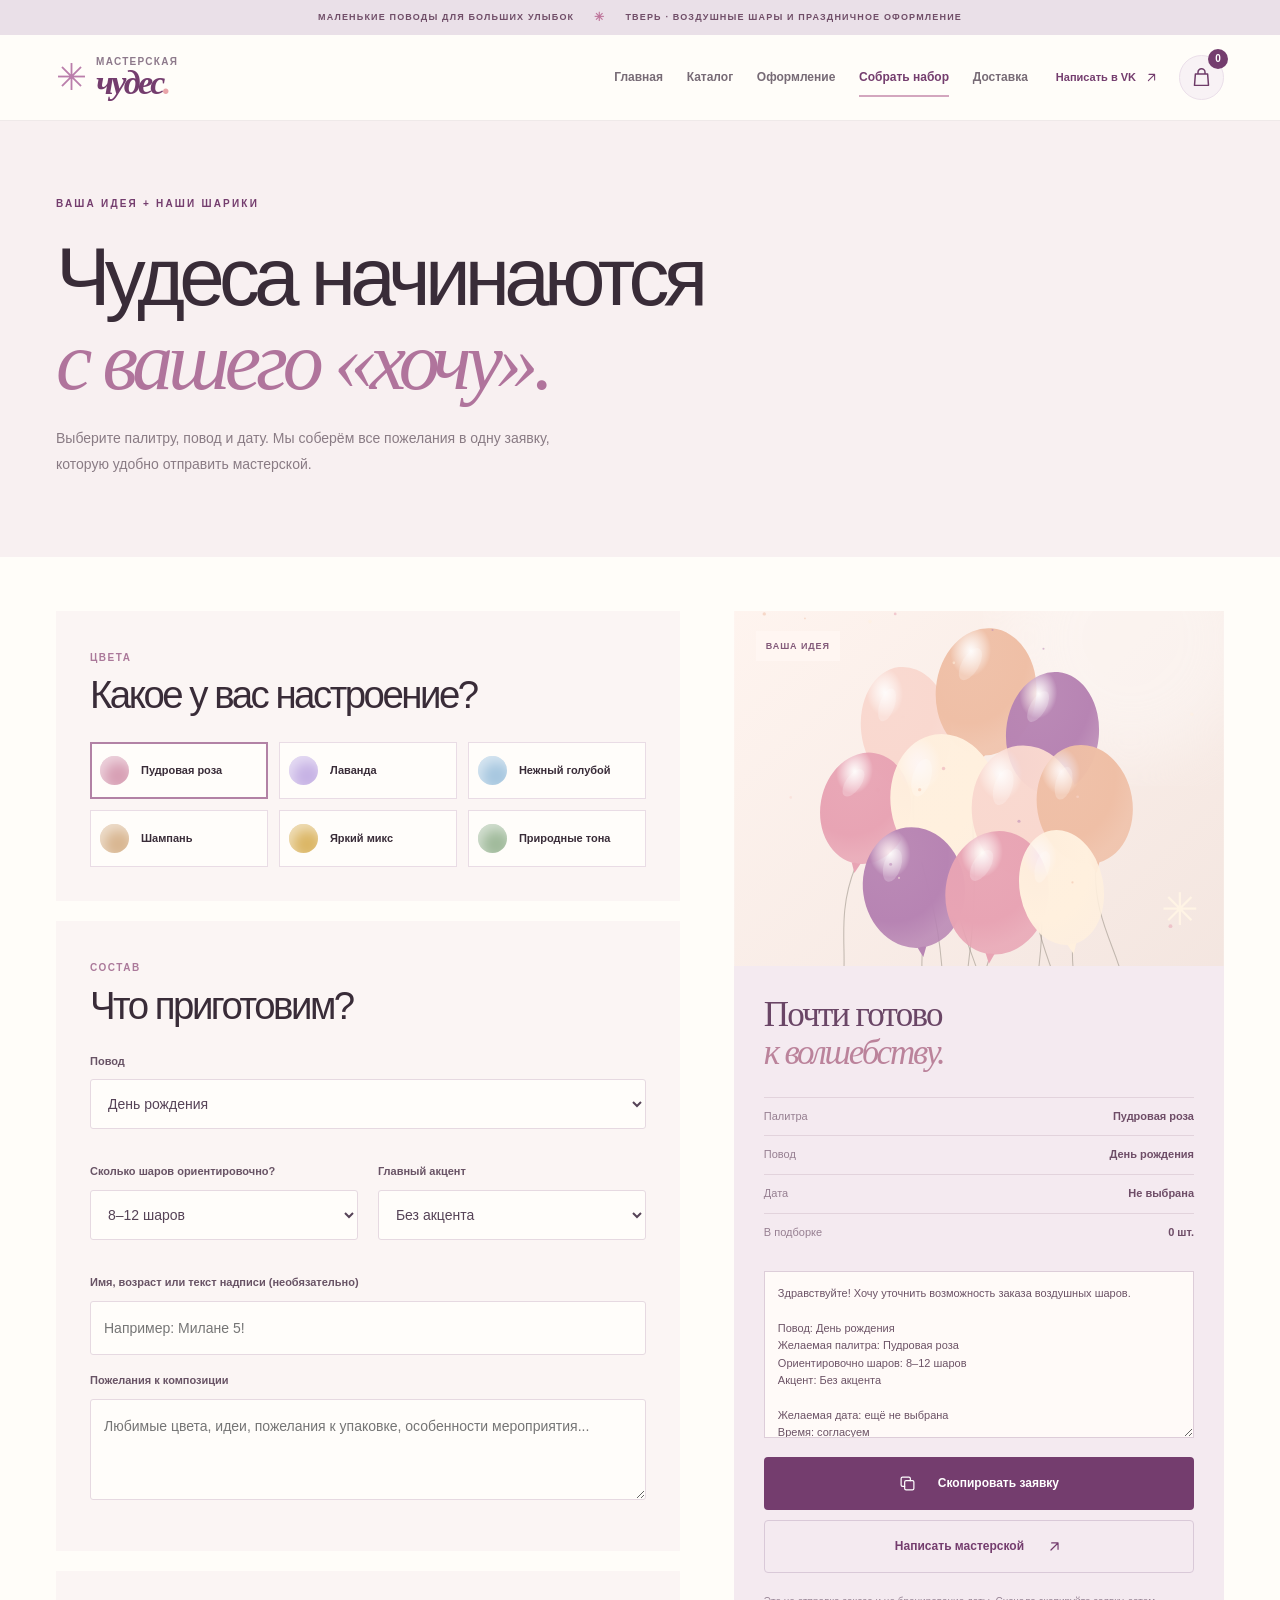
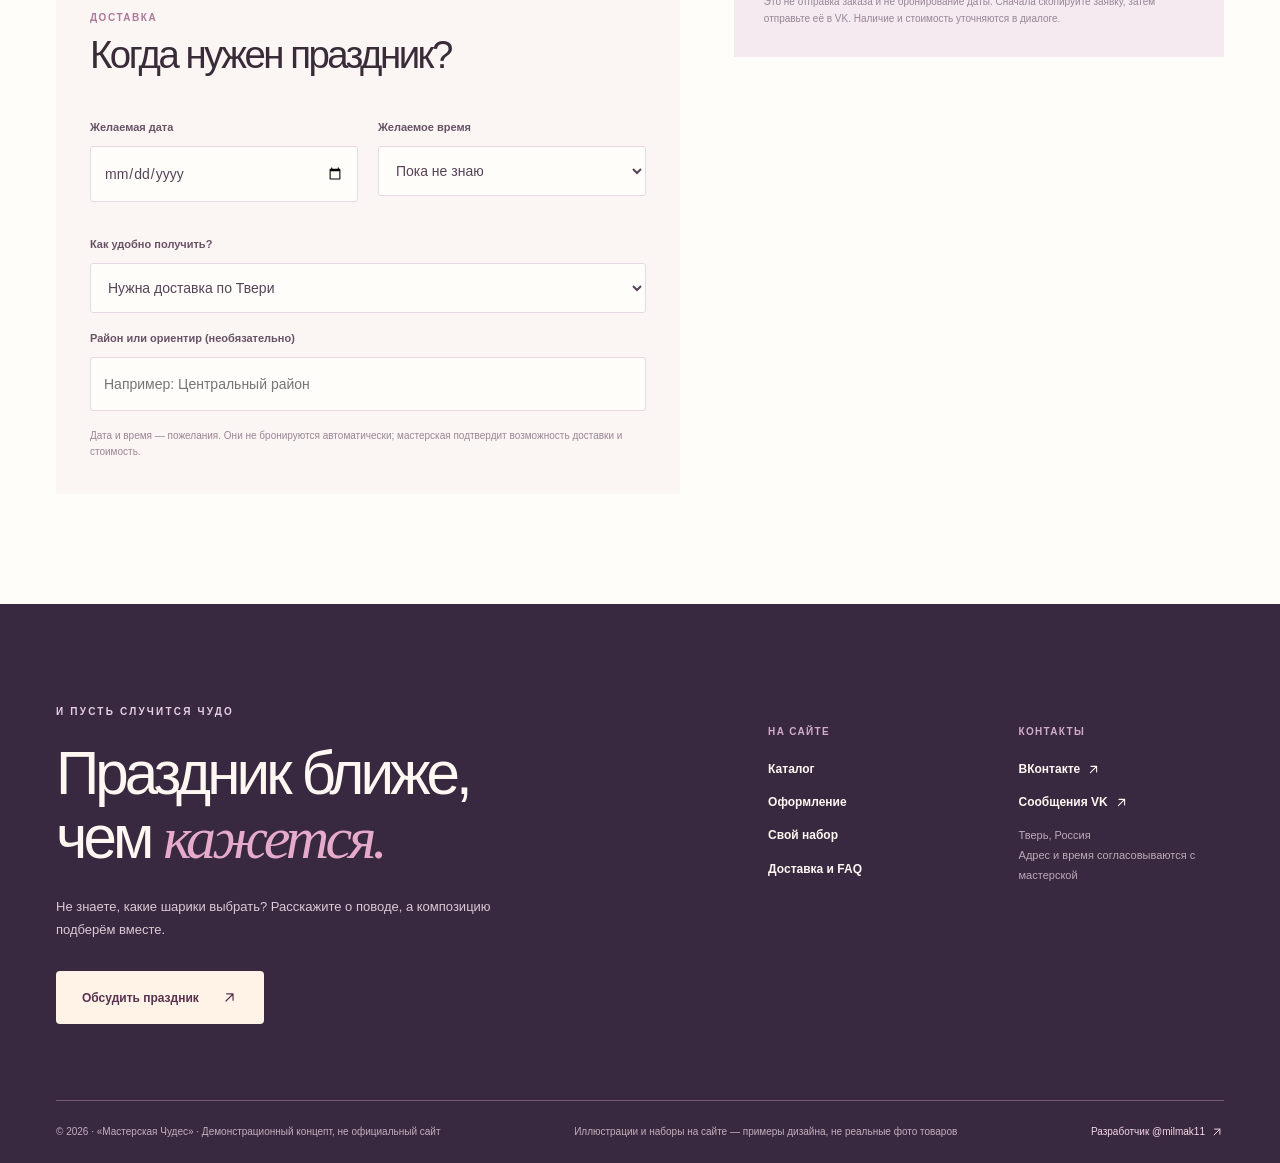
<file: preview-create-offline.html>
<!DOCTYPE html><html lang="ru"><head><meta charset="UTF-8"><meta name="viewport" content="width=device-width,initial-scale=1"><meta name="theme-color" content="#7C426E"><meta name="robots" content="noindex,nofollow"><meta name="description" content="Выберите цвета, количество, повод и дату доставки. Сформируйте заявку на индивидуальный набор шаров."><title>Соберите свой набор шаров — Мастерская Чудес</title><link rel="icon" type="image/svg+xml" href="[data-uri]"><style>:root{--milk:#fcfaf6;--paper:#fffdf9;--lav:#f3eff5;--lilac:#e2d6e9;--plum:#743d6e;--dark:#302635;--ink:#392c38;--muted:#867c84;--line:#eee8e9;--pink:#f9eee9;--peach:#f3d2c1;--sand:#f4eee7;--serif:Georgia,'Times New Roman',serif;--sans:'Inter',-apple-system,BlinkMacSystemFont,'Segoe UI',sans-serif;--ease:cubic-bezier(.22,1,.36,1)}
*{box-sizing:border-box}html{scroll-behavior:smooth}body{margin:0;background:var(--milk);color:var(--ink);font-family:var(--sans);font-size:14px;line-height:1.6;overflow-x:hidden;-webkit-font-smoothing:antialiased}body.lock{overflow:hidden}img{display:block;max-width:100%}button,input,textarea,select{font:inherit}button{cursor:pointer}button:disabled{opacity:.5;cursor:not-allowed}a{text-decoration:none;color:inherit}h1,h2,h3,p{margin:0}h1,h2,h3{font-weight:520}em{font-family:var(--serif);font-weight:400;font-style:italic;letter-spacing:-.063em}::selection{background:#e2bfd1;color:#49334a}:focus-visible{outline:3px solid #a95689;outline-offset:3px}main{overflow:hidden}.wrap{width:min(1400px,calc(100% - 112px));margin:0 auto}.ico{display:block;width:19px;height:19px;flex:none}.eyebrow{font-size:10px;text-transform:uppercase;letter-spacing:.22em;font-weight:800;color:#9c8295;display:flex;align-items:center;gap:13px}.eyebrow-plum{color:var(--plum)}.eyebrow-light{color:#e8cee3}.dot{display:inline-block;width:7px;height:7px;border-radius:100%;background:#d78aab}.section{padding:110px 0}.section-pink{background:#faf1f1}h1{font-size:clamp(65px,7.3vw,122px);line-height:1.02;letter-spacing:-.071em}h2{font-size:clamp(46px,5vw,78px);line-height:1.07;letter-spacing:-.065em}h3{letter-spacing:-.045em}.btn{display:inline-flex;align-items:center;justify-content:center;gap:22px;font-size:12px;font-weight:760;padding:17px 25px;border-radius:4px;border:1px solid transparent;white-space:nowrap;transition:transform .35s var(--ease),background .25s,color .25s;line-height:1.35}.btn:hover{transform:translateY(-3px)}.btn .ico{width:17px;height:17px}.btn-plum{background:var(--plum);color:white}.btn-plum:hover{background:#955a8a}.btn-milk{background:#fff3e8;color:#58324f}.btn-milk:hover{background:white}.btn-outline{border-color:#d9c9d8;color:var(--plum);background:transparent}.btn-outline:hover{background:#f2e6ee}.btn-wide{width:100%}.underlink{display:inline-flex;align-items:center;gap:16px;font-size:12px;font-weight:800;color:var(--plum);padding:9px 0 6px;border-bottom:1px solid #b998b0;transition:gap .3s var(--ease)}.underlink:hover{gap:23px}.underlink .ico{width:17px;height:17px}.sect-title{display:flex;justify-content:space-between;align-items:end;gap:48px;margin-bottom:44px}.sect-title .eyebrow{margin-bottom:21px}.sect-title h2{max-width:850px}.sect-title h2 em{color:#a66c94}.title-side{max-width:300px;flex-shrink:0;display:flex;flex-direction:column;align-items:start;gap:20px}.title-side p{font-size:13px;color:var(--muted);line-height:1.85}
/* nav */
.announce{height:35px;display:flex;align-items:center;justify-content:center;gap:20px;background:#eae0e8;text-transform:uppercase;font-size:9px;font-weight:720;letter-spacing:.13em;color:#704e68}.announce span{font-size:12px;color:#be769b}.header{height:86px;background:#fffdfaf2;position:relative;z-index:60;border-bottom:1px solid #efe9e9}.headbar{height:100%;display:flex;align-items:center;gap:28px}.brand{display:flex;align-items:center;gap:9px;flex-shrink:0}.brand-star{color:#ba7eab;font-size:37px;line-height:1}.brand-words{display:flex;flex-direction:column;align-items:start;gap:0}.brand-words b{font-size:10px;font-weight:750;letter-spacing:.13em;text-transform:uppercase;color:#8d798b;line-height:1.2}.brand-words strong{font-family:var(--serif);font-size:34px;font-style:italic;letter-spacing:-.075em;line-height:.9;font-weight:650;color:var(--plum)}.brand-words strong span{color:#e9a4a9}.navbar{display:flex;margin-left:auto;gap:clamp(14px,1.85vw,32px);align-items:center}.navlink{font-size:12px;font-weight:670;color:#776b76;transition:color .2s;white-space:nowrap;position:relative}.navlink.current,.navlink:hover{color:var(--plum)}.navlink.current:after{content:'';position:absolute;left:0;right:0;bottom:-10px;height:2px;background:#d3a6be}.header-right{display:flex;align-items:center;gap:20px}.vk-mini{font-weight:780;font-size:11px;color:var(--plum);display:flex;align-items:center;gap:8px;white-space:nowrap}.vk-mini .ico{width:15px;height:15px}.bag-btn{position:relative;width:45px;height:45px;border-radius:50%;border:1px solid #ebdfea;background:#f8f2f5;color:#6e3b68;display:grid;place-items:center}.bag-btn .ico{width:21px;height:21px}.bag-btn span{position:absolute;right:-5px;top:-7px;display:grid;place-items:center;min-width:20px;height:20px;padding:0 3px;border-radius:50%;background:var(--plum);color:white;font-size:10px;font-weight:800}.menu-btn{display:none;border:0;background:none;padding:10px;color:var(--plum)}.mobile-nav{display:none}
/* hero */
.hero{background:linear-gradient(118deg,#fcf9f5 0%,#fffdf9 52%,#f7eaed 100%)}.hero-grid{display:grid;grid-template-columns:.96fr 1.04fr;align-items:center;gap:65px;min-height:640px;padding-top:43px;padding-bottom:52px}.hero-content{padding:32px 0 24px}.hero-content h1{margin:30px 0 30px;white-space:nowrap}.hero-content h1 em{color:#ac739b}.hero-content>p{font-size:16px;max-width:445px;line-height:1.87;color:#837681}.hero-actions{display:flex;gap:28px;flex-wrap:wrap;align-items:center;margin-top:34px}.hero-small{border-top:1px solid #e7dfe0;margin-top:68px;padding-top:25px;display:flex;align-items:center;gap:18px;font-size:10px;font-weight:650;color:#897b86;line-height:1.6}.sparkle-mark{font-size:34px;color:#c388a9}.small-rule{height:22px;width:1px;background:#d7c7d1;margin:0 4px}.hero-art{position:relative;min-height:592px;border-radius:46% 46% 4px 4px;background:#f8e7e5;overflow:hidden;isolation:isolate}.hero-art:after{position:absolute;content:'';inset:0;border:1px solid #ffffff87;border-radius:inherit;pointer-events:none}.hero-art>img{width:100%;height:100%;position:absolute;object-fit:cover;object-position:50% 50%;transition:transform .9s var(--ease)}.hero-art:hover>img{transform:scale(1.045)}.art-corner{position:absolute;top:37px;left:37px;z-index:2;font-size:9px;letter-spacing:.15em;font-weight:770;color:#76606a}.art-corner span{font-size:15px;margin-left:8px}.art-sticker{position:absolute;bottom:55px;left:23px;z-index:3;background:#fff9eeed;padding:21px 29px 17px;transform:rotate(-9deg);box-shadow:0 13px 40px #654e4834;display:flex;flex-direction:column;line-height:1.2;color:#774568}.art-sticker>span{font-size:11px}.art-sticker strong{font-family:var(--serif);font-weight:500;font-size:33px;font-style:italic;line-height:1.2}.art-sticker i{font-style:normal;position:absolute;color:#d28daf;font-size:23px;right:12px;top:10px}.art-disclaimer{position:absolute;bottom:15px;right:20px;z-index:2;color:#886b7d;font-size:9px}.ticker{background:#7c4d75;color:#fff7f4;height:66px;overflow:hidden}.ticker-line{height:100%;display:flex;justify-content:space-between;align-items:center;gap:24px;font-weight:780;font-size:10px;letter-spacing:.15em;white-space:nowrap}.ticker-line span{flex-shrink:0}
/* occasions */
.occasion-grid{display:grid;grid-template-columns:1.28fr 1fr 1fr;gap:16px;grid-auto-rows:440px}.occasion-card{position:relative;background:#e8dce1;overflow:hidden;display:flex;align-items:flex-end;isolation:isolate}.occasion-card:after{content:'';position:absolute;inset:0;background:linear-gradient(to top,#49303cbf,transparent 70%);z-index:-1}.occasion-card img{position:absolute;inset:0;width:100%;height:100%;object-fit:cover;z-index:-2;transition:transform .8s var(--ease)}.occasion-card:hover img{transform:scale(1.07)}.occasion-card>div{position:relative;z-index:2;padding:27px;width:100%;color:white}.occasion-card>div>span{font-weight:780;letter-spacing:.17em;font-size:9px}.occasion-card h3{font:italic 37px/1.2 var(--serif);letter-spacing:-.05em;margin-top:11px}.occasion-card p{font-size:11px;color:#fff1f1;margin-top:7px}.round-arr{display:grid;place-items:center;position:absolute;right:24px;bottom:30px;width:38px;height:38px;border-radius:50%;border:1px solid #ffffffa6;color:#fff}.round-arr svg{height:18px;width:18px}.occ-large h3{font-size:47px}
/* products */
.product-grid{display:grid;grid-template-columns:repeat(4,minmax(0,1fr));gap:18px}.product-card{min-width:0;background:#fffdf9;position:relative;display:flex;flex-direction:column}.product-card .prod-img{position:relative;aspect-ratio:4/4.5;overflow:hidden;background:#f1eaf1;cursor:pointer;border:0;padding:0;text-align:left}.prod-img img{height:100%;width:100%;object-fit:cover;transition:transform .75s var(--ease)}.product-card:hover .prod-img img{transform:scale(1.06)}.prod-tag{position:absolute;top:14px;left:14px;padding:7px 10px;color:#83536e;background:#fffaf3df;font-size:9px;font-weight:820;letter-spacing:.07em}.prod-info{padding:20px 19px 17px;display:flex;flex-direction:column;flex:1}.prod-info .mini-label{color:#b38c9c;text-transform:uppercase;letter-spacing:.13em;font-size:9px;font-weight:800}.prod-info h3{font:italic 26px/1.18 var(--serif);letter-spacing:-.04em;margin:8px 0 7px;color:#613b57}.prod-info>p{font-size:11px;line-height:1.65;color:#8e818d;flex:1}.prod-bottom{display:flex;align-items:center;justify-content:space-between;gap:8px;border-top:1px solid #ede6e8;margin-top:19px;padding-top:12px}.prod-bottom>span{font-size:10px;font-weight:770;color:#76536d}.add-btn{border:0;width:34px;height:34px;background:var(--plum);color:white;display:grid;place-items:center;border-radius:50%;transition:transform .22s,background .22s}.add-btn:hover{transform:scale(1.08);background:#985781}.add-btn .ico{width:16px;height:16px}.catalog-hint{font-size:10px;color:#aa9da6;margin-top:28px}
/* customization */
.customize-section{background:#f4edf3}.customize-grid{display:grid;grid-template-columns:1.04fr .96fr;gap:96px;align-items:center}.customize-media{position:relative;max-height:575px;min-height:520px;overflow:hidden;background:#f2dfeb;border-radius:47% 47% 2px 2px}.customize-media img{height:100%;width:100%;object-fit:cover;position:absolute;inset:0}.media-caption{position:absolute;bottom:23px;left:22px;padding:9px 13px;background:#fff9f5e8;font-family:var(--serif);font-style:italic;font-size:16px;color:#7f5674;transform:rotate(-5deg)}.customize-copy h2{margin:25px 0 25px}.customize-copy h2 em{color:#ab769a}.customize-copy>p{font-size:15px;line-height:1.85;max-width:440px;color:#8c7e8a}.customize-steps{display:grid;grid-template-columns:repeat(3,1fr);gap:12px;margin:36px 0}.customize-steps div{border-top:1px solid #d6c7d6;padding-top:13px;display:flex;flex-direction:column;gap:7px}.customize-steps span{color:#b983ac;font-size:21px}.customize-steps strong{font-size:13px}.customize-steps small{font-size:10px;color:#9e8c99;line-height:1.5}
.moments-section{background:#fffdf9}.moments-grid{display:grid;grid-template-columns:1fr 1fr;gap:20px}.moment-card{position:relative;min-height:590px;background:#f2e6eb;overflow:hidden;display:flex;flex-direction:column;justify-content:flex-end}.moment-card img{position:absolute;inset:0;height:100%;width:100%;object-fit:cover;transition:transform .7s var(--ease)}.moment-card:hover img{transform:scale(1.045)}.moment-card:after{content:'';position:absolute;inset:0;background:linear-gradient(to top,#2f233aa8,transparent 72%)}.moment-card>div{position:relative;z-index:2;color:#fff;padding:31px}.moment-card>div>span{font-size:10px;font-weight:800;letter-spacing:.16em}.moment-card h3{font:italic 40px var(--serif);margin:13px 0 5px}.moment-card p{color:#efe5ee;font-size:12px}.moment-card .ico{position:absolute;right:31px;bottom:36px}.how-section{background:#f9f0ed}.how-grid{display:grid;grid-template-columns:.85fr 1.15fr;gap:85px}.how-grid h2{margin:20px 0 22px}.how-grid h2 em{color:#af7a95}.how-grid>div>p{font-size:13px;line-height:1.9;max-width:355px;color:#8c7d87}.how-steps{border-top:1px solid #ded0d5}.how-steps>div{position:relative;padding:30px 42px 28px 0;display:grid;grid-template-columns:160px 1fr;gap:20px;border-bottom:1px solid #ded0d5}.how-steps b{font:italic 26px var(--serif)}.how-steps span{font-size:13px;color:#8e7b88;line-height:1.8}.how-steps i{position:absolute;right:5px;top:25px;font-size:22px;font-style:normal;color:#c69cbb}
/* internal page hero */
.page-hero{background:#f9f1f1;overflow:hidden}.ph-grid{min-height:455px;display:grid;grid-template-columns:1.12fr .88fr;align-items:center;gap:65px}.ph-grid>div{padding:45px 0}.page-hero h1{font-size:clamp(61px,6.2vw,96px);margin:23px 0}.page-hero h1 em{color:#ac739b}.page-hero p{font-size:15px;line-height:1.85;color:#8a7b85;max-width:550px;margin-bottom:24px}.ph-grid>img{height:455px;width:100%;object-fit:cover;object-position:center 35%;align-self:stretch;border-radius:46% 46% 0 0;margin-top:27px}.page-hero-catalog{background:#f6edf5}.catalog-section{background:#fffdf9;padding-top:65px}.catalog-toolbar{display:flex;justify-content:space-between;gap:20px;align-items:center;margin-bottom:29px}.filterbar{display:flex;flex-wrap:wrap;gap:8px}.filterchip{border:1px solid #e4d4e2;background:#f7f1f4;color:#835e77;font-size:11px;font-weight:720;padding:11px 14px;border-radius:50px;transition:background .2s,color .2s}.filterchip:hover,.filterchip.on{background:var(--plum);border-color:var(--plum);color:white}.toolbar-count{white-space:nowrap;color:#a195a0;font-size:11px}.mini-banner{background:#7a4c73;color:white}.mini-banner-inner{display:flex;align-items:center;justify-content:space-between;gap:30px;padding:55px 0}.mini-banner-inner h2{font-size:clamp(35px,3.7vw,52px);margin-top:15px}.mini-banner-inner h2 em{color:#edc5d8}.product-dialog{padding:0;border:0;width:min(860px,calc(100% - 20px));max-height:90vh;box-shadow:0 30px 100px #38243688;background:#fffaf7;color:var(--ink);overflow-y:auto;position:fixed}.product-dialog::backdrop{background:#322536b3;backdrop-filter:blur(6px)}.dialog-x{position:sticky;float:right;top:14px;z-index:12;margin:14px 14px -57px 0;border:0;background:#fff8f4;color:var(--plum);width:42px;height:42px;border-radius:50%;display:grid;place-items:center}.dialog-content{display:grid;grid-template-columns:1fr 1fr;min-height:430px}.dialog-content>img{height:100%;width:100%;max-height:600px;object-fit:cover}.dialog-details{padding:70px 38px 35px}.dialog-details h2{font:italic 45px/1.15 var(--serif);letter-spacing:-.05em;color:#684164;margin:18px 0}.dialog-details p{color:#81727e;font-size:13px;line-height:1.85}.dialog-details .dialog-tags{display:flex;gap:9px;flex-wrap:wrap;margin:24px 0}.dialog-details .dialog-tags span{padding:9px 11px;background:#f4edf2;font-size:10px;font-weight:710;color:#785878}.dialog-details .btn{margin-top:12px}
/* decor */
.decor-hero{background:#f9f2f1}.decor-cards{display:grid;grid-template-columns:repeat(3,1fr);gap:20px}.decor-card{background:#fffaf7}.decor-card img{width:100%;height:350px;object-fit:cover}.decor-card>div{padding:26px 24px 28px}.decor-card h3{font:italic 30px var(--serif);color:#704f6c;margin:12px 0 10px}.decor-card p{font-size:12px;color:#8b7e87;line-height:1.75}.decor-form-banner{background:var(--plum);color:white}.two-cols,.contact-grid{display:grid;grid-template-columns:1fr .8fr;gap:100px;align-items:end}.two-cols h2,.contact-grid h2{margin-top:19px}.two-cols h2 em,.contact-grid h2 em{color:#ebc2d6}.two-cols p,.contact-grid p{font-size:14px;line-height:1.85;color:#f0dbe7;max-width:410px;margin-bottom:28px}
/* creator */
.create-header{background:#f8f0f1}.create-header>.wrap{padding:75px 0 55px}.create-header h1{font-size:clamp(58px,6.4vw,104px)}.create-header h1 em{color:#b0749c}.create-header p{max-width:550px;font-size:14px;color:#897b84;line-height:1.85;margin-top:22px}.create-section{background:#fffdf9;padding-top:54px}.creator-grid{display:grid;grid-template-columns:1.12fr .88fr;gap:54px;align-items:start}.creator-main{display:flex;flex-direction:column;gap:20px}.form-panel{padding:34px;background:#fbf5f4}.numbered{margin-bottom:27px}.numbered>span{font-size:10px;letter-spacing:.15em;color:#ab799a;font-weight:820}.numbered h2{font-size:clamp(27px,3vw,39px);margin-top:7px}.palette-choices{display:grid;grid-template-columns:repeat(3,minmax(0,1fr));gap:11px}.palette-choices label{cursor:pointer;display:flex;align-items:center;gap:12px;padding:13px 9px;background:#fffdfa;border:1px solid #e9dce5;position:relative;min-width:0;font-size:11px;font-weight:720}.palette-choices label:has(input:checked){border-color:#b282a5;box-shadow:inset 0 0 0 1px #b282a5}.palette-choices input{position:absolute;opacity:0;width:1px;height:1px}.palette-color{width:29px;height:29px;border-radius:50%;background:var(--color);flex-shrink:0;box-shadow:inset 4px 6px 12px #fff8}.creator-field{display:flex;flex-direction:column;gap:9px;margin:17px 0}.creator-field label{font-size:11px;font-weight:760;color:#685365}.creator-field input,.creator-field textarea,.creator-field select{padding:15px 13px;min-height:50px;background:#fffdfa;color:#564357;border:1px solid #e6d9e1;border-radius:3px;max-width:100%;width:100%;outline:0}.creator-field input:focus,.creator-field textarea:focus,.creator-field select:focus{border-color:#ad79a2}.creator-field textarea{resize:vertical;line-height:1.65}.form-double{display:grid;grid-template-columns:1fr 1fr;gap:20px}.field-note{font-size:10px;color:#9a8694;line-height:1.6}.creator-sidebar{position:sticky;top:18px}.creator-sticky{background:#f4eaf0}.preview-art{height:355px;position:relative;background:#efdfeb;overflow:hidden}.preview-art img{height:100%;width:100%;object-fit:cover;object-position:50% 33%}.preview-eyebrow{position:absolute;z-index:2;top:20px;left:22px;background:#fff7f3e0;padding:8px 10px;color:#835a7a;font-size:9px;font-weight:790;letter-spacing:.1em}.preview-flower{position:absolute;bottom:20px;right:25px;font-size:45px;color:#fff4e5}.creator-summary{padding:30px}.creator-summary h3{font:normal 35px/1.1 var(--serif);letter-spacing:-.05em;color:#6a4666;margin-bottom:24px}.creator-summary h3 em{color:#bb839b}.summary-line{padding:10px 0;border-top:1px solid #e2d3dc;display:flex;justify-content:space-between;gap:12px;font-size:11px}.summary-line span{color:#967f91}.summary-line strong{color:#6e4d67;font-weight:740;text-align:right;max-width:60%}.request-box{width:100%;resize:vertical;border:1px solid #ddcdd9;background:#fffaf8;padding:13px;margin:20px 0 12px;min-height:130px;font-size:11px;line-height:1.58;color:#6c5366}.creator-summary .btn{margin-bottom:10px}.preview-note{font-size:10px;color:#988596;line-height:1.7;margin-top:10px}
/* delivery */
.delivery-hero{background:#f4eff3}.steps{display:grid;grid-template-columns:repeat(3,1fr);gap:18px}.steps>div{padding:28px 23px;background:#fffaf8;min-height:220px}.steps span{font-size:10px;font-weight:820;letter-spacing:.12em;text-transform:uppercase;color:#b589a8}.steps h3{font:italic 29px var(--serif);margin:34px 0 12px;color:#7d4a75}.steps p{font-size:12px;line-height:1.8;color:#9b8495}.faq-grid{display:grid;grid-template-columns:.75fr 1.25fr;gap:90px}.faq-grid h2{margin:19px 0}.faq-grid h2 em{color:#af7a9a}.faq-grid>div>p{font-size:13px;line-height:1.85;color:#90828c;max-width:310px}.faq{border-top:1px solid #e1d4de}.faq details{padding:0 4px;border-bottom:1px solid #e1d4de}.faq summary{cursor:pointer;list-style:none;display:flex;justify-content:space-between;align-items:center;gap:15px;padding:24px 0;font-size:15px;font-weight:650;color:#5c4858}.faq summary::-webkit-details-marker{display:none}.faq summary .ico{color:#a66e96;transition:transform .25s}.faq details[open] summary .ico{transform:rotate(45deg)}.faq details p{padding:0 0 24px;font-size:13px;color:#92808e;line-height:1.8}.contacts-banner{background:#785077;color:white}
/* footer */
.footer{background:#392940;color:#fff7f2;padding-top:100px}.foot-top{display:grid;grid-template-columns:1.13fr .87fr;gap:120px;padding-bottom:76px}.foot-top h2{font-size:clamp(48px,4.7vw,78px);margin:22px 0 24px}.foot-top h2 em{color:#e6aacb}.foot-top>div:first-child>p{font-size:13px;color:#dac9d4;line-height:1.8;max-width:460px;margin-bottom:30px}.foot-links{display:grid;grid-template-columns:1fr 1fr;gap:45px;padding-top:20px}.foot-links>div{display:flex;flex-direction:column;gap:14px;align-items:start}.foot-links span{font-size:10px;letter-spacing:.13em;font-weight:810;color:#d2accb;text-transform:uppercase;margin-bottom:6px}.foot-links a{font-size:12px;font-weight:660;display:flex;align-items:center;gap:6px}.foot-links a:hover{color:#f0b9d3}.foot-links a .ico{height:15px;width:15px}.foot-links p{font-size:11px;line-height:1.8;color:#bca9b9}.foot-bottom{border-top:1px solid #745b76;padding:23px 0;display:flex;align-items:center;justify-content:space-between;gap:15px;flex-wrap:wrap;font-size:10px;color:#c3aebb}.foot-bottom a{color:#f6d6e6;display:flex;align-items:center;gap:5px}.foot-bottom .ico{width:14px;height:14px}
/* overlay cart */
.scrim{position:fixed;inset:0;background:#2b1c31a6;z-index:120;backdrop-filter:blur(4px)}.scrim[hidden]{display:none}.drawer{position:fixed;right:0;top:0;bottom:0;z-index:121;width:min(470px,100%);background:#fffbf8;box-shadow:-30px 0 80px #24192933;display:flex;flex-direction:column;transform:translateX(105%);visibility:hidden;transition:transform .36s var(--ease),visibility .36s}.drawer.open{transform:none;visibility:visible}.drawer-head{padding:28px 26px 22px;border-bottom:1px solid #ede1e8;display:flex;justify-content:space-between;align-items:start;gap:15px}.drawer-head h3{font:italic 37px var(--serif);color:#6f4b68;margin-top:9px}.drawer-head h3 span{font:700 14px var(--sans);color:#ac7a9f}.close-btn{width:41px;height:41px;border-radius:50%;display:grid;place-items:center;background:#f3e8ef;border:0;color:var(--plum)}.drawer-items{overflow-y:auto;flex:1;padding:19px 22px}.empty-bag{min-height:240px;display:flex;flex-direction:column;align-items:center;justify-content:center;text-align:center;gap:12px;color:#8f7d8a}.empty-bag .ico{height:43px;width:43px;color:#ac89a6}.empty-bag strong{font:italic 28px var(--serif);color:#754e6b}.empty-bag p{font-size:12px;max-width:260px}.cart-item{display:flex;gap:13px;padding:12px 0;border-bottom:1px solid #ede3e9}.cart-item img{width:93px;height:100px;object-fit:cover;flex-shrink:0}.cart-item-content{flex:1;min-width:0}.cart-item h4{font:italic 21px var(--serif);margin:4px 0;color:#6c4a65}.cart-item .meta{color:#ab8fa4;font-size:10px}.qty{display:flex;align-items:center;gap:11px;margin-top:11px}.qty button{height:24px;width:24px;border:1px solid #e8d6e1;background:white;color:var(--plum);display:grid;place-items:center}.qty .ico{width:13px;height:13px}.qty span{font-size:12px;font-weight:720}.cart-item .remove{font-size:10px;color:#a9789b;border:0;background:transparent;margin-left:auto;text-decoration:underline}.drawer-foot{padding:20px 24px 26px;border-top:1px solid #ece2e9}.drawer-foot p{font-size:11px;color:#91818b;line-height:1.6;margin-bottom:15px}.toast{position:fixed;bottom:26px;right:25px;background:#6a4165;color:white;box-shadow:0 12px 30px #38283f44;z-index:500;padding:13px 20px;font-size:12px;font-weight:700;opacity:0;transform:translateY(15px);transition:opacity .25s,transform .25s;pointer-events:none}.toast.show{opacity:1;transform:none}
@media(max-width:1240px){.wrap{width:calc(100% - 76px)}.headbar{gap:18px}.navbar{gap:18px}.header-right{gap:12px}.hero-grid{gap:38px}.hero-content h1{font-size:clamp(61px,6.8vw,93px)}.hero-art{min-height:540px}.hero-small{margin-top:48px}.occasion-grid{grid-auto-rows:370px}.customize-grid{gap:50px}.moments-grid .moment-card{min-height:510px}.foot-top{gap:55px}}
@media(max-width:1010px){.navbar,.vk-mini{display:none}.header-right{margin-left:auto}.menu-btn{display:grid;place-items:center}.header{height:76px}.mobile-nav{position:absolute;top:76px;left:0;right:0;background:#fffcf9;padding:15px 38px 30px;box-shadow:0 20px 28px #3a203826;flex-direction:column}.mobile-nav.open{display:flex}.mobile-nav a{border-bottom:1px solid #ede3ea;padding:14px 0;font-size:15px;font-weight:700;display:flex;align-items:center;justify-content:space-between}.hero-grid{grid-template-columns:1.05fr .95fr;gap:24px;min-height:545px}.hero-content h1{font-size:clamp(54px,6.65vw,78px)}.hero-content>p{font-size:13px}.hero-art{min-height:500px}.hero-small{display:none}.occasion-grid{grid-template-columns:repeat(3,1fr);grid-auto-rows:340px}.occ-large h3{font-size:35px}.occasion-card h3{font-size:29px}.product-grid{grid-template-columns:repeat(3,minmax(0,1fr))}.customize-grid{grid-template-columns:1fr 1fr;gap:33px}.customize-media{min-height:475px}.customize-copy h2{font-size:clamp(43px,4.9vw,58px)}.customize-steps{margin:25px 0}.customize-steps span{font-size:18px}.customize-steps small{font-size:9px}.ph-grid{gap:25px}.page-hero h1{font-size:clamp(54px,6vw,75px)}.creator-grid{gap:25px}.palette-choices{grid-template-columns:1fr 1fr}.faq-grid{gap:50px}}
@media(max-width:740px){.wrap{width:calc(100% - 38px)}.announce{height:32px;font-size:8px;gap:9px;letter-spacing:.04em}.announce span{display:none}.header{height:72px}.brand-words strong{font-size:30px}.brand-star{font-size:31px}.mobile-nav{top:72px;padding:12px 20px 26px}.section{padding:74px 0}.sect-title{flex-direction:column;align-items:start;gap:15px;margin-bottom:27px}.sect-title .eyebrow{margin-bottom:12px}.sect-title h2{font-size:clamp(42px,8.5vw,64px)}.title-side{max-width:500px;gap:8px}.title-side p{font-size:12px}h2{font-size:clamp(43px,8vw,62px)}.hero-grid{grid-template-columns:1fr;gap:28px;min-height:0;padding-top:52px;padding-bottom:28px}.hero-content{padding:0}.hero-content h1{font-size:clamp(66px,12vw,91px);margin:21px 0}.hero-content>p{max-width:525px;font-size:14px}.hero-actions{margin-top:26px;gap:22px}.hero-art{min-height:455px}.hero-art>img{object-position:50% 42%}.art-corner{top:26px;left:25px}.art-sticker{bottom:43px;left:17px}.ticker{height:53px}.ticker-line{gap:21px;justify-content:start;font-size:9px}.occasion-grid{grid-template-columns:1fr 1fr;grid-template-rows:325px 280px;gap:10px}.occasion-card.occ-large{grid-column:span 2}.occasion-card h3{font-size:29px}.occ-large h3{font-size:39px}.occasion-card>div{padding:18px}.round-arr{bottom:20px;right:17px;width:31px;height:31px}.product-grid{grid-template-columns:1fr 1fr;gap:13px}.prod-info{padding:15px 13px}.prod-info h3{font-size:23px}.prod-info>p{font-size:10px}.prod-bottom>span{font-size:9px}.customize-grid{grid-template-columns:1fr;gap:36px}.customize-media{min-height:360px;max-height:500px}.customize-media img{object-position:50% 36%}.customize-copy h2{margin:17px 0}.customize-copy>p{font-size:13px}.customize-steps{gap:9px}.customize-steps small{font-size:10px}.moments-grid{gap:12px}.moment-card{min-height:360px!important}.moment-card>div{padding:17px}.moment-card h3{font-size:29px}.moment-card p{font-size:10px}.moment-card .ico{right:16px;bottom:19px;width:17px;height:17px}.how-grid{grid-template-columns:1fr;gap:24px}.how-grid h2{margin:15px 0}.how-grid>div>p{max-width:580px}.how-steps>div{grid-template-columns:145px 1fr}.page-hero .ph-grid{grid-template-columns:1fr;gap:20px}.ph-grid{min-height:0}.ph-grid>div{padding:66px 0 0}.ph-grid>img{height:300px;margin-top:0;border-radius:45% 45% 0 0;object-position:center 40%}.page-hero h1{font-size:clamp(56px,9vw,77px)}.page-hero p{font-size:13px}.catalog-section{padding-top:37px}.catalog-toolbar{flex-direction:column;align-items:start}.filterbar{gap:6px}.filterchip{padding:10px 12px}.dialog-content{grid-template-columns:1fr}.dialog-content>img{max-height:315px}.dialog-details{padding:24px}.dialog-details h2{font-size:36px}.decor-cards{grid-template-columns:1fr 1fr;gap:12px}.decor-card img{height:270px}.decor-card>div{padding:20px}.decor-card h3{font-size:25px}.decor-cards .decor-card:last-child{grid-column:span 2;display:flex}.decor-cards .decor-card:last-child img{width:50%;height:270px}.decor-cards .decor-card:last-child>div{display:flex;flex-direction:column;justify-content:center}.two-cols,.contact-grid{grid-template-columns:1fr;gap:20px;align-items:start}.mini-banner-inner{flex-direction:column;align-items:start}.mini-banner-inner h2{font-size:40px}.create-header>.wrap{padding:57px 0 45px}.create-header h1{font-size:clamp(56px,9vw,74px)}.creator-grid{grid-template-columns:1fr}.creator-sidebar{position:static}.creator-sticky{display:grid;grid-template-columns:.85fr 1.15fr}.preview-art{height:100%}.creator-summary{padding:20px}.faq-grid{grid-template-columns:1fr;gap:24px}.steps{gap:10px}.steps>div{padding:20px 15px}.steps h3{font-size:23px}.foot-top{grid-template-columns:1fr;gap:35px}.footer{padding-top:68px}.foot-links{gap:20px;padding-top:0}.foot-bottom{align-items:start;justify-content:start;flex-direction:column}}
@media(max-width:490px){.wrap{width:calc(100% - 30px)}.announce{font-size:7px}.brand-star{font-size:28px}.brand-words b{font-size:8px}.brand-words strong{font-size:27px}.header-right{gap:8px}.bag-btn{width:40px;height:40px}.bag-btn .ico{height:19px;width:19px}.hero-grid{padding-top:37px}.hero-content h1{font-size:clamp(54px,12.2vw,70px);white-space:normal}.hero-content>p{font-size:13px}.hero-actions{flex-direction:column;align-items:start}.hero-actions .btn{width:100%}.hero-art{min-height:365px}.art-corner{font-size:8px;left:19px}.art-sticker{transform:rotate(-9deg) scale(.77);transform-origin:bottom left;bottom:27px;left:12px}.art-disclaimer{font-size:7px;right:10px}.occasion-grid{grid-template-rows:280px 240px}.occ-large h3{font-size:35px}.occasion-card h3{font-size:23px}.occasion-card>div>span{font-size:8px}.round-arr{display:none}.prod-info h3{font-size:21px}.prod-tag{font-size:8px;padding:6px}.product-card .prod-img{aspect-ratio:4/4.7}.prod-info>p{font-size:10px}.product-grid{gap:10px}.customize-media{min-height:315px}.customize-steps small{font-size:9px}.moments-grid{grid-template-columns:1fr}.moment-card{min-height:340px!important}.moment-card h3{font-size:30px}.how-steps>div{grid-template-columns:120px 1fr;gap:12px;padding-right:27px}.how-steps b{font-size:23px}.how-steps span{font-size:11px}.how-steps i{font-size:15px}.page-hero h1{font-size:clamp(49px,10vw,62px)}.ph-grid>img{height:250px}.create-header h1{font-size:clamp(47px,10vw,63px)}.form-panel{padding:23px 16px}.numbered h2{font-size:28px}.palette-choices{grid-template-columns:1fr 1fr;gap:7px}.palette-choices label{font-size:10px;gap:7px;padding:10px 7px}.palette-color{height:25px;width:25px}.form-double{grid-template-columns:1fr;gap:0}.creator-sticky{grid-template-columns:1fr}.preview-art{height:280px}.creator-summary{padding:23px}.decor-cards{grid-template-columns:1fr}.decor-card img{height:300px}.decor-cards .decor-card:last-child{grid-column:span 1;display:block}.decor-cards .decor-card:last-child img{width:100%;height:300px}.steps{grid-template-columns:1fr}.steps>div{min-height:0}.steps h3{margin-top:14px}.faq summary{font-size:13px}.footer{padding-top:57px}.foot-top h2{font-size:43px}.foot-links{grid-template-columns:1fr 1fr}.foot-bottom{gap:9px;padding-bottom:32px}.mini-banner-inner h2{font-size:36px}.btn{padding:16px 19px}.toast{left:16px;right:16px;bottom:16px}}
@media(max-width:355px){.brand-words strong{font-size:23px}.brand-star{font-size:25px}.announce{letter-spacing:0}.hero-content h1{font-size:48px}.hero-art{min-height:310px}.prod-info h3{font-size:19px}.prod-tag{max-width:90%;line-height:1.2}.occasion-grid{grid-template-rows:250px 208px}.occasion-card h3{font-size:20px}.palette-choices label{font-size:9px}.page-hero h1{font-size:46px}.create-header h1{font-size:46px}}
@media(prefers-reduced-motion:reduce){*,*:before,*:after{scroll-behavior:auto!important;transition:none!important;animation:none!important}}
</style></head><body data-page="create"><div class="announce">Маленькие поводы для больших улыбок <span>✳</span> Тверь · Воздушные шары и праздничное оформление</div><header class="header"><div class="wrap headbar"><a class="brand" href="index.html" aria-label="Мастерская Чудес — на главную"><span class="brand-star">✳</span><span class="brand-words"><b>мастерская</b><strong>чудес<span>.</span></strong></span></a><nav class="navbar" aria-label="Основная навигация"><a href="index.html" class="navlink ">Главная</a><a href="catalog.html" class="navlink ">Каталог</a><a href="decor.html" class="navlink ">Оформление</a><a href="create.html" class="navlink current">Собрать набор</a><a href="delivery.html" class="navlink ">Доставка</a></nav><div class="header-right"><a class="vk-mini" href="https://vk.me/sharik69" target="_blank" rel="noopener">Написать в VK <svg class="ico" viewBox="0 0 24 24" fill="none" stroke="currentColor" stroke-width="1.7" stroke-linecap="round" stroke-linejoin="round" aria-hidden="true"><path d="M7 17 17 7M8 7h9v9"/></svg></a><button type="button" class="bag-btn" id="bagOpen" aria-label="Открыть подборку товаров"><svg class="ico" viewBox="0 0 24 24" fill="none" stroke="currentColor" stroke-width="1.7" stroke-linecap="round" stroke-linejoin="round" aria-hidden="true"><path d="M5 8h14l1 13H4L5 8Zm3 0V6a4 4 0 0 1 8 0v2"/></svg><span id="bagCount">0</span></button><button type="button" id="menuToggle" class="menu-btn" aria-label="Открыть меню" aria-expanded="false"><svg class="ico" viewBox="0 0 24 24" fill="none" stroke="currentColor" stroke-width="1.7" stroke-linecap="round" stroke-linejoin="round" aria-hidden="true"><path d="M4 7h16M4 12h16M4 17h16"/></svg></button></div></div><nav class="mobile-nav" id="mobileNav" aria-label="Мобильная навигация"><a href="index.html" class="navlink ">Главная</a><a href="catalog.html" class="navlink ">Каталог</a><a href="decor.html" class="navlink ">Оформление</a><a href="create.html" class="navlink current">Собрать набор</a><a href="delivery.html" class="navlink ">Доставка</a><a href="https://vk.me/sharik69" target="_blank" rel="noopener">Написать мастерской <svg class="ico" viewBox="0 0 24 24" fill="none" stroke="currentColor" stroke-width="1.7" stroke-linecap="round" stroke-linejoin="round" aria-hidden="true"><path d="M7 17 17 7M8 7h9v9"/></svg></a></nav></header><main><section class="page-hero create-header"><div class="wrap"><div class="eyebrow eyebrow-plum">Ваша идея + наши шарики</div><h1>Чудеса начинаются<br><em>с вашего «хочу».</em></h1><p>Выберите палитру, повод и дату. Мы соберём все пожелания в одну заявку, которую удобно отправить мастерской.</p></div></section><section class="section create-section" id="checkout"><div class="wrap creator-grid"><div class="creator-main"><div class="form-panel"><div class="numbered"><span>ЦВЕТА</span><h2>Какое у вас настроение?</h2></div><div class="palette-choices" id="paletteChoices" role="radiogroup" aria-label="Цвет композиции"><label><input type="radio" name="palette" value="Пудровая роза" checked><span class="palette-color" style="--color:#D8A0B5"></span><span>Пудровая роза</span></label><label><input type="radio" name="palette" value="Лаванда"><span class="palette-color" style="--color:#C7B3E5"></span><span>Лаванда</span></label><label><input type="radio" name="palette" value="Нежный голубой"><span class="palette-color" style="--color:#A8C8E0"></span><span>Нежный голубой</span></label><label><input type="radio" name="palette" value="Шампань"><span class="palette-color" style="--color:#D9B792"></span><span>Шампань</span></label><label><input type="radio" name="palette" value="Яркий микс"><span class="palette-color" style="--color:#DCB766"></span><span>Яркий микс</span></label><label><input type="radio" name="palette" value="Природные тона"><span class="palette-color" style="--color:#A1BB9C"></span><span>Природные тона</span></label></div></div><div class="form-panel"><div class="numbered"><span>СОСТАВ</span><h2>Что приготовим?</h2></div><div class="creator-field"><label for="occasion">Повод</label><select id="occasion"><option>День рождения</option><option>Детский праздник</option><option>Выписка</option><option>Для любимого человека</option><option>Оформление праздника</option><option>Просто порадовать</option></select></div><div class="form-double"><div class="creator-field"><label for="balloonCount">Сколько шаров ориентировочно?</label><select id="balloonCount"><option>5–7 шаров</option><option selected>8–12 шаров</option><option>13–20 шаров</option><option>Больше 20</option><option>Нужно подобрать</option></select></div><div class="creator-field"><label for="extraBalloon">Главный акцент</label><select id="extraBalloon"><option>Без акцента</option><option>Большая цифра</option><option>Сердце</option><option>Звезда</option><option>Именная надпись</option><option>Прозрачный шар Bubble</option><option>Подбор мастером</option></select></div></div><div class="creator-field"><label for="inscription">Имя, возраст или текст надписи (необязательно)</label><input id="inscription" type="text" maxlength="90" placeholder="Например: Милане 5!" autocomplete="off"></div><div class="creator-field"><label for="wishes">Пожелания к композиции</label><textarea id="wishes" rows="3" maxlength="650" placeholder="Любимые цвета, идеи, пожелания к упаковке, особенности мероприятия..."></textarea></div></div><div class="form-panel"><div class="numbered"><span>ДОСТАВКА</span><h2>Когда нужен праздник?</h2></div><div class="form-double"><div class="creator-field"><label for="deliveryDate">Желаемая дата</label><input id="deliveryDate" type="date" required></div><div class="creator-field"><label for="deliveryTime">Желаемое время</label><select id="deliveryTime"><option value="">Пока не знаю</option><option>Утром</option><option>Днём</option><option>Вечером</option><option>Согласуем отдельно</option></select></div></div><div class="creator-field"><label for="deliveryMethod">Как удобно получить?</label><select id="deliveryMethod"><option>Нужна доставка по Твери</option><option>Хочу уточнить возможность самовывоза</option><option>Пока не решил(а)</option></select></div><div class="creator-field"><label for="deliveryArea">Район или ориентир (необязательно)</label><input id="deliveryArea" type="text" maxlength="140" placeholder="Например: Центральный район" autocomplete="off"></div><p class="field-note">Дата и время — пожелания. Они не бронируются автоматически; мастерская подтвердит возможность доставки и стоимость.</p></div></div><aside class="creator-sidebar"><div class="creator-sticky"><div class="preview-art"><div class="preview-eyebrow">ВАША ИДЕЯ</div><img id="creatorImage" src="[data-uri]" alt="Иллюстрация композиции в выбранной цветовой гамме"><div class="preview-flower">✳</div></div><div class="creator-summary"><h3>Почти готово<br><em>к волшебству.</em></h3><div class="summary-line"><span>Палитра</span><strong id="creatorColor">Пудровая роза</strong></div><div class="summary-line"><span>Повод</span><strong id="creatorOccasion">День рождения</strong></div><div class="summary-line"><span>Дата</span><strong id="creatorDate">Не выбрана</strong></div><div class="summary-line"><span>В подборке</span><strong id="creatorCart">0 композиций</strong></div><textarea id="requestCopy" class="request-box" readonly rows="8" aria-label="Текст подготовленной заявки"></textarea><button type="button" class="btn btn-plum btn-wide" id="copyRequest"><svg class="ico" viewBox="0 0 24 24" fill="none" stroke="currentColor" stroke-width="1.7" stroke-linecap="round" stroke-linejoin="round" aria-hidden="true"><rect x="8" y="8" width="13" height="13" rx="2"/><path d="M16 8V5a2 2 0 0 0-2-2H5a2 2 0 0 0-2 2v9a2 2 0 0 0 2 2h3"/></svg> Скопировать заявку</button><a href="https://vk.me/sharik69" target="_blank" rel="noopener" class="btn btn-outline btn-wide" id="openVK">Написать мастерской <svg class="ico" viewBox="0 0 24 24" fill="none" stroke="currentColor" stroke-width="1.7" stroke-linecap="round" stroke-linejoin="round" aria-hidden="true"><path d="M7 17 17 7M8 7h9v9"/></svg></a><p class="preview-note">Это не отправка заказа и не бронирование даты. Сначала скопируйте заявку, затем отправьте её в VK. Наличие и стоимость уточняются в диалоге.</p></div></div></aside></div></section></main><footer class="footer"><div class="wrap"><div class="foot-top"><div><div class="eyebrow eyebrow-light">И пусть случится чудо</div><h2>Праздник ближе,<br>чем <em>кажется.</em></h2><p>Не знаете, какие шарики выбрать? Расскажите о поводе, а композицию подберём вместе.</p><a href="https://vk.me/sharik69" target="_blank" rel="noopener" class="btn btn-milk">Обсудить праздник <svg class="ico" viewBox="0 0 24 24" fill="none" stroke="currentColor" stroke-width="1.7" stroke-linecap="round" stroke-linejoin="round" aria-hidden="true"><path d="M7 17 17 7M8 7h9v9"/></svg></a></div><div class="foot-links"><div><span>На сайте</span><a href="catalog.html">Каталог</a><a href="decor.html">Оформление</a><a href="create.html">Свой набор</a><a href="delivery.html">Доставка и FAQ</a></div><div><span>Контакты</span><a href="https://vk.com/sharik69" target="_blank" rel="noopener">ВКонтакте <svg class="ico" viewBox="0 0 24 24" fill="none" stroke="currentColor" stroke-width="1.7" stroke-linecap="round" stroke-linejoin="round" aria-hidden="true"><path d="M7 17 17 7M8 7h9v9"/></svg></a><a href="https://vk.me/sharik69" target="_blank" rel="noopener">Сообщения VK <svg class="ico" viewBox="0 0 24 24" fill="none" stroke="currentColor" stroke-width="1.7" stroke-linecap="round" stroke-linejoin="round" aria-hidden="true"><path d="M7 17 17 7M8 7h9v9"/></svg></a><p>Тверь, Россия<br>Адрес и время согласовываются с мастерской</p></div></div></div><div class="foot-bottom"><span>© 2026 · «Мастерская Чудес» · Демонстрационный концепт, не официальный сайт</span><span>Иллюстрации и наборы на сайте — примеры дизайна, не реальные фото товаров</span><a href="https://t.me/milmak11" target="_blank" rel="noopener">Разработчик @milmak11 <svg class="ico" viewBox="0 0 24 24" fill="none" stroke="currentColor" stroke-width="1.7" stroke-linecap="round" stroke-linejoin="round" aria-hidden="true"><path d="M7 17 17 7M8 7h9v9"/></svg></a></div></div></footer><div class="scrim" id="cartScrim" hidden></div><aside class="drawer" id="cartDrawer" role="dialog" aria-modal="true" aria-label="Моя подборка" aria-hidden="true"><div class="drawer-head"><div><span class="eyebrow">Для вашего праздника</span><h3>Моя подборка <span id="drawerCount">0</span></h3></div><button type="button" class="close-btn" id="bagClose" aria-label="Закрыть подборку"><svg class="ico" viewBox="0 0 24 24" fill="none" stroke="currentColor" stroke-width="1.7" stroke-linecap="round" stroke-linejoin="round" aria-hidden="true"><path d="M5 5l14 14M19 5 5 19"/></svg></button></div><div class="drawer-items" id="drawerItems"></div><div class="drawer-foot"><p>Стоимость и наличие подтвердит мастерская после обращения.</p><a href="create.html#checkout" class="btn btn-plum btn-wide" id="checkoutBtn">Оформить запрос <svg class="ico" viewBox="0 0 24 24" fill="none" stroke="currentColor" stroke-width="1.7" stroke-linecap="round" stroke-linejoin="round" aria-hidden="true"><path d="M5 12h14m-6-6 6 6-6 6"/></svg></a></div></aside><div class="toast" id="toast" role="status" aria-live="polite"></div><script>window.PRODUCTS = [
{"id":"blush","name":"Маленькое большое счастье","category":"birthday","kind":"bouquet","pal":"rose","count":"7–11 шаров","tag":"Нежный акцент","text":"Лёгкий букет в пастельных тонах для тёплого поздравления."},
{"id":"golden","name":"Золотой момент","category":"birthday","kind":"number","pal":"gold","count":"Цифра и шары","tag":"На день рождения","text":"Воздушная композиция с большой цифрой и оттенками шампани."},
{"id":"cloud","name":"На седьмом небе","category":"baby","kind":"bouquet","pal":"blue","count":"7–11 шаров","tag":"На выписку","text":"Нежно-голубая палитра для встречи самого важного гостя."},
{"id":"heart","name":"Сердце говорит","category":"love","kind":"heart","pal":"rose","count":"Сердца и шары","tag":"Для любимых","text":"Несколько слов любви без единого слова."},
{"id":"arch","name":"Персиковое настроение","category":"decor","kind":"arch","pal":"peach","count":"Оформление зоны","tag":"Для фотозоны","text":"Объёмная органическая гирлянда для вашего события."},
{"id":"star","name":"Звёздная история","category":"kids","kind":"star","pal":"bright","count":"Звёзды и шары","tag":"Детский праздник","text":"Яркая композиция для улыбок и счастливых фотографий."},
{"id":"natural","name":"Тихая радость","category":"birthday","kind":"bouquet","pal":"sage","count":"7–11 шаров","tag":"Трендовая палитра","text":"Спокойные природные оттенки для стильного праздника."},
{"id":"monochrome","name":"Важная дата","category":"birthday","kind":"number","pal":"black","count":"Цифра и шары","tag":"На юбилей","text":"Контрастная композиция с крупной цифрой и металликом."},
{"id":"lilac","name":"Лавандовые мечты","category":"love","kind":"bubble","pal":"lilac","count":"Bubble и шары","tag":"Особенный момент","text":"Невесомые оттенки лаванды и большой прозрачный шар."},
{"id":"baby","name":"Первые объятия","category":"baby","kind":"star","pal":"cream","count":"Звёзды и шары","tag":"Малышу и маме","text":"Тёплая и мягкая композиция для первых семейных фото."},
{"id":"color","name":"Праздник в цвете","category":"kids","kind":"bouquet","pal":"bright","count":"7–11 шаров","tag":"Яркое настроение","text":"Праздничная палитра без повода для грусти."},
{"id":"celebration","name":"Чудо начинается здесь","category":"decor","kind":"arch","pal":"lilac","count":"Оформление зоны","tag":"Фотозона","text":"Мягкая арка и праздничное настроение для особенного дня."}
];
</script><script>window.ART_DATA={"blush":"[data-uri]","baby":"[data-uri]","monochrome":"[data-uri]","hero":"[data-uri]","arch":"[data-uri]","star":"[data-uri]","hero-second":"[data-uri]","cloud":"[data-uri]","celebration":"[data-uri]","natural":"[data-uri]","heart":"[data-uri]","golden":"[data-uri]","color":"[data-uri]","lilac":"[data-uri]"};
(()=>{'use strict';
const P=window.PRODUCTS||[];const $=(s,r=document)=>r.querySelector(s),$$=(s,r=document)=>[...r.querySelectorAll(s)];const esc=v=>String(v??'').replace(/[&<>"']/g,c=>({'&':'&amp;','<':'&lt;','>':'&gt;','"':'&quot;',"'":'&#39;'}[c]));const art=id=>window.ART_DATA?.[id]||'assets/art/'+id+'.svg';
const ico={plus:'<svg class="ico" viewBox="0 0 24 24" fill="none" stroke="currentColor" stroke-width="1.8"><path d="M12 5v14M5 12h14"/></svg>',minus:'<svg class="ico" viewBox="0 0 24 24" fill="none" stroke="currentColor" stroke-width="1.8"><path d="M5 12h14"/></svg>',up:'<svg class="ico" viewBox="0 0 24 24" fill="none" stroke="currentColor" stroke-width="1.8"><path d="M7 17 17 7M8 7h9v9"/></svg>',arrow:'<svg class="ico" viewBox="0 0 24 24" fill="none" stroke="currentColor" stroke-width="1.8"><path d="M5 12h14m-6-6 6 6-6 6"/></svg>'};
let cart=[];try{const saved=JSON.parse(localStorage.getItem('chudesa_cart_v1')||'[]');if(Array.isArray(saved))cart=saved.filter(x=>x&&P.some(p=>p.id===x.id)&&Number.isInteger(x.qty)&&x.qty>=1&&x.qty<=50)}catch(e){};
const save=()=>{try{localStorage.setItem('chudesa_cart_v1',JSON.stringify(cart))}catch(e){}renderCart();renderPreview()};
let toastTimer;function toast(s){const el=$('#toast');if(!el)return;el.textContent=s;el.classList.add('show');clearTimeout(toastTimer);toastTimer=setTimeout(()=>el.classList.remove('show'),3300)}
const menu=$('#mobileNav'),menuToggle=$('#menuToggle');menuToggle?.addEventListener('click',()=>{let open=menu.classList.toggle('open');menuToggle.setAttribute('aria-expanded',String(open));menuToggle.setAttribute('aria-label',open?'Закрыть меню':'Открыть меню')});$$('.mobile-nav a').forEach(a=>a.addEventListener('click',()=>menu?.classList.remove('open')));
function card(p){return `<article class="product-card"><button type="button" class="prod-img" data-product="${esc(p.id)}" aria-label="Подробнее: ${esc(p.name)}"><img src="${art(p.id)}" alt="Авторская иллюстрация: ${esc(p.name)}" loading="lazy"><span class="prod-tag">${esc(p.tag)}</span></button><div class="prod-info"><div class="mini-label">${esc(p.count)}</div><h3>${esc(p.name)}</h3><p>${esc(p.text)}</p><div class="prod-bottom"><span>Стоимость по запросу</span><button type="button" class="add-btn" data-add="${esc(p.id)}" aria-label="Добавить ${esc(p.name)} в подборку">${ico.plus}</button></div></div></article>`}
const featured=$('#featuredProducts');if(featured)featured.innerHTML=[P[0],P[1],P[2],P[4]].map(card).join('');
let cat='all';const all=$('#allProducts'),cats=$$('#catalogFilters [data-category]'),search=new URLSearchParams(location.search);if(cats.length){const v=search.get('category');if(['all','birthday','baby','love','kids','decor'].includes(v))cat=v}
function paintCatalog(){if(!all)return;const list=P.filter(x=>cat==='all'||x.category===cat);all.innerHTML=list.map(card).join('');$('#resultsCount').textContent=`${list.length} ${list.length===1?'вариант':list.length>1&&list.length<5?'варианта':'вариантов'}`;cats.forEach(b=>{let on=b.dataset.category===cat;b.classList.toggle('on',on);b.setAttribute('aria-pressed',String(on))})}paintCatalog();cats.forEach(b=>b.addEventListener('click',()=>{cat=b.dataset.category;paintCatalog();(location.protocol==='http:'||location.protocol==='https:')&&history.replaceState(null,'','catalog.html'+(cat==='all'?'':'?category='+cat))}));
const dialog=$('#productDialog');function openProduct(id){const p=P.find(x=>x.id===id);if(!p)return;if(!dialog){location.href='catalog.html?product='+encodeURIComponent(id);return}$('#productDialogBody').innerHTML=`<div class="dialog-content"><img src="${art(p.id)}" alt="Эскиз композиции ${esc(p.name)}"><div class="dialog-details"><div class="eyebrow eyebrow-plum">Идея для праздника</div><h2>${esc(p.name)}</h2><p>${esc(p.text)}</p><div class="dialog-tags"><span>${esc(p.count)}</span><span>${esc(p.tag)}</span><span>Стоимость уточняется</span></div><button class="btn btn-plum btn-wide" type="button" data-add="${esc(p.id)}">Добавить в подборку ${ico.plus}</button><p style="margin-top:22px;font-size:11px">Изображение — демонстрационный эскиз, не фото товара. Состав, наличие и цену уточняйте у мастерской.</p></div></div>`;dialog.showModal();document.body.classList.add('lock')}
function closeDialog(){if(dialog?.open)dialog.close()}dialog?.addEventListener('close',()=>document.body.classList.remove('lock'));dialog?.addEventListener('click',e=>{if(e.target===dialog)closeDialog()});if(dialog&&search.get('product')&&P.find(x=>x.id===search.get('product')))openProduct(search.get('product'));
function addProduct(id){const p=P.find(x=>x.id===id);if(!p)return;const found=cart.find(x=>x.id===id);if(found)found.qty=Math.min(50,found.qty+1);else cart.push({id,qty:1});save();toast('«'+p.name+'» добавлен в подборку')}
document.addEventListener('click',e=>{const add=e.target.closest('[data-add]');if(add){addProduct(add.dataset.add);return}const prod=e.target.closest('[data-product]');if(prod){openProduct(prod.dataset.product);return}if(e.target.closest('[data-dialog-close]'))closeDialog();const inc=e.target.closest('[data-qty]');if(inc){const x=cart.find(v=>v.id===inc.dataset.qty);if(x){x.qty+=Number(inc.dataset.step);if(x.qty<=0)cart=cart.filter(v=>v!==x);else x.qty=Math.min(50,x.qty);save()}return}const del=e.target.closest('[data-remove]');if(del){cart=cart.filter(x=>x.id!==del.dataset.remove);save()}});
const scrim=$('#cartScrim'),drawer=$('#cartDrawer');let wasFocus=null;function showBag(){wasFocus=document.activeElement;scrim.hidden=false;drawer.classList.add('open');drawer.setAttribute('aria-hidden','false');document.body.classList.add('lock');$('#bagClose')?.focus()}function hideBag(){scrim.hidden=true;drawer.classList.remove('open');drawer.setAttribute('aria-hidden','true');document.body.classList.remove('lock');wasFocus?.focus?.()}$('#bagOpen')?.addEventListener('click',showBag);$('#bagClose')?.addEventListener('click',hideBag);scrim?.addEventListener('click',hideBag);document.addEventListener('keydown',e=>{if(e.key==='Escape'){if(drawer.classList.contains('open'))hideBag();else if(dialog?.open)closeDialog();else menu?.classList.remove('open')}});$('#checkoutBtn')?.addEventListener('click',hideBag);
function renderCart(){const count=cart.reduce((s,x)=>s+x.qty,0);$('#bagCount').textContent=count;$('#drawerCount').textContent=count;const wrap=$('#drawerItems');if(!wrap)return;if(!cart.length){wrap.innerHTML=`<div class="empty-bag"><svg class="ico" viewBox="0 0 24 24" fill="none" stroke="currentColor" stroke-width="1.3"><path d="M5 8h14l1 13H4L5 8Zm3 0V6a4 4 0 0 1 8 0v2"/></svg><strong>Пока здесь тихо...</strong><p>Добавьте понравившиеся композиции из каталога — все они соберутся в одной заявке.</p><a class="underlink" href="catalog.html">Выбрать шарики ${ico.arrow}</a></div>`;return}wrap.innerHTML=cart.map(it=>{const p=P.find(x=>x.id===it.id);return `<div class="cart-item"><img src="${art(p.id)}" alt="${esc(p.name)}"><div class="cart-item-content"><span class="meta">${esc(p.count)}</span><h4>${esc(p.name)}</h4><div class="qty"><button type="button" data-qty="${esc(it.id)}" data-step="-1" aria-label="Уменьшить количество">${ico.minus}</button><span>${it.qty}</span><button type="button" data-qty="${esc(it.id)}" data-step="1" aria-label="Увеличить количество">${ico.plus}</button><button type="button" class="remove" data-remove="${esc(it.id)}">Убрать</button></div></div></div>`}).join('')}
renderCart();
const date=$('#deliveryDate'),current=()=>new Date().toLocaleDateString('en-CA');if(date){const today=new Date(),y=today.getFullYear(),m=String(today.getMonth()+1).padStart(2,'0'),d=String(today.getDate()).padStart(2,'0');date.min=`${y}-${m}-${d}`;}
const field=id=>$('#'+id)?.value?.trim()||'',choose=name=>$(`input[name="${name}"]:checked`)?.value||'';
const imageByColor={'Пудровая роза':'blush','Лаванда':'lilac','Нежный голубой':'cloud','Шампань':'golden','Яркий микс':'color','Природные тона':'natural'};
if($('#occasion')){const t=search.get('type');if(t&&[...$('#occasion').options].some(o=>o.value===t))$('#occasion').value=t}
function request(){if(!$('#requestCopy'))return '';const dt=field('deliveryDate');const human=dt?dt.split('-').reverse().join('.'): 'ещё не выбрана';const picked=cart.map(it=>{const p=P.find(x=>x.id===it.id);return `${p.name} — ${it.qty} шт.`});return ['Здравствуйте! Хочу уточнить возможность заказа воздушных шаров.','',`Повод: ${field('occasion')}`,`Желаемая палитра: ${choose('palette')}`,`Ориентировочно шаров: ${field('balloonCount')}`,`Акцент: ${field('extraBalloon')}`,field('inscription')?`Надпись/возраст: ${field('inscription')}`:null,field('wishes')?`Пожелания: ${field('wishes')}`:null,'',`Желаемая дата: ${human}`,`Время: ${field('deliveryTime')||'согласуем'}`,`Получение: ${field('deliveryMethod')}`,field('deliveryArea')?`Район/ориентир: ${field('deliveryArea')}`:null,picked.length?'':null,picked.length?'Понравившиеся композиции из демокаталога:':null,...picked.map(x=>'• '+x),'','Подскажите, пожалуйста, доступность композиции, итоговую стоимость и условия доставки.'].filter(x=>x!==null).join('\n')}
function renderPreview(){if(!$('#requestCopy'))return;const col=choose('palette');$('#creatorImage').src=art(imageByColor[col]||'blush');$('#creatorColor').textContent=col;$('#creatorOccasion').textContent=field('occasion');const date=field('deliveryDate');$('#creatorDate').textContent=date?date.split('-').reverse().join('.'):'Не выбрана';const count=cart.reduce((s,x)=>s+x.qty,0);$('#creatorCart').textContent=count+' шт.';$('#requestCopy').value=request()}
$$('.creator-main input,.creator-main select,.creator-main textarea').forEach(input=>{input.addEventListener('input',renderPreview);input.addEventListener('change',renderPreview)});renderPreview();
async function copy(text){if(navigator.clipboard?.writeText){try{await navigator.clipboard.writeText(text);return true}catch(e){}}const el=document.createElement('textarea');el.value=text;el.style.cssText='position:fixed;left:-9999px';document.body.appendChild(el);el.focus();el.select();let ok=false;try{ok=document.execCommand('copy')}catch(e){}el.remove();return ok}
$('#copyRequest')?.addEventListener('click',async()=>{const dt=field('deliveryDate');if(dt&&dt<date.min){toast('Выберите сегодняшнюю или будущую дату');return}const ok=await copy(request());if(ok)toast('Заявка скопирована — вставьте её в сообщения VK');else{const el=$('#requestCopy');el.focus();el.select();toast('Текст выделен — скопируйте его вручную')}});
})();
</script></body></html>
</file>
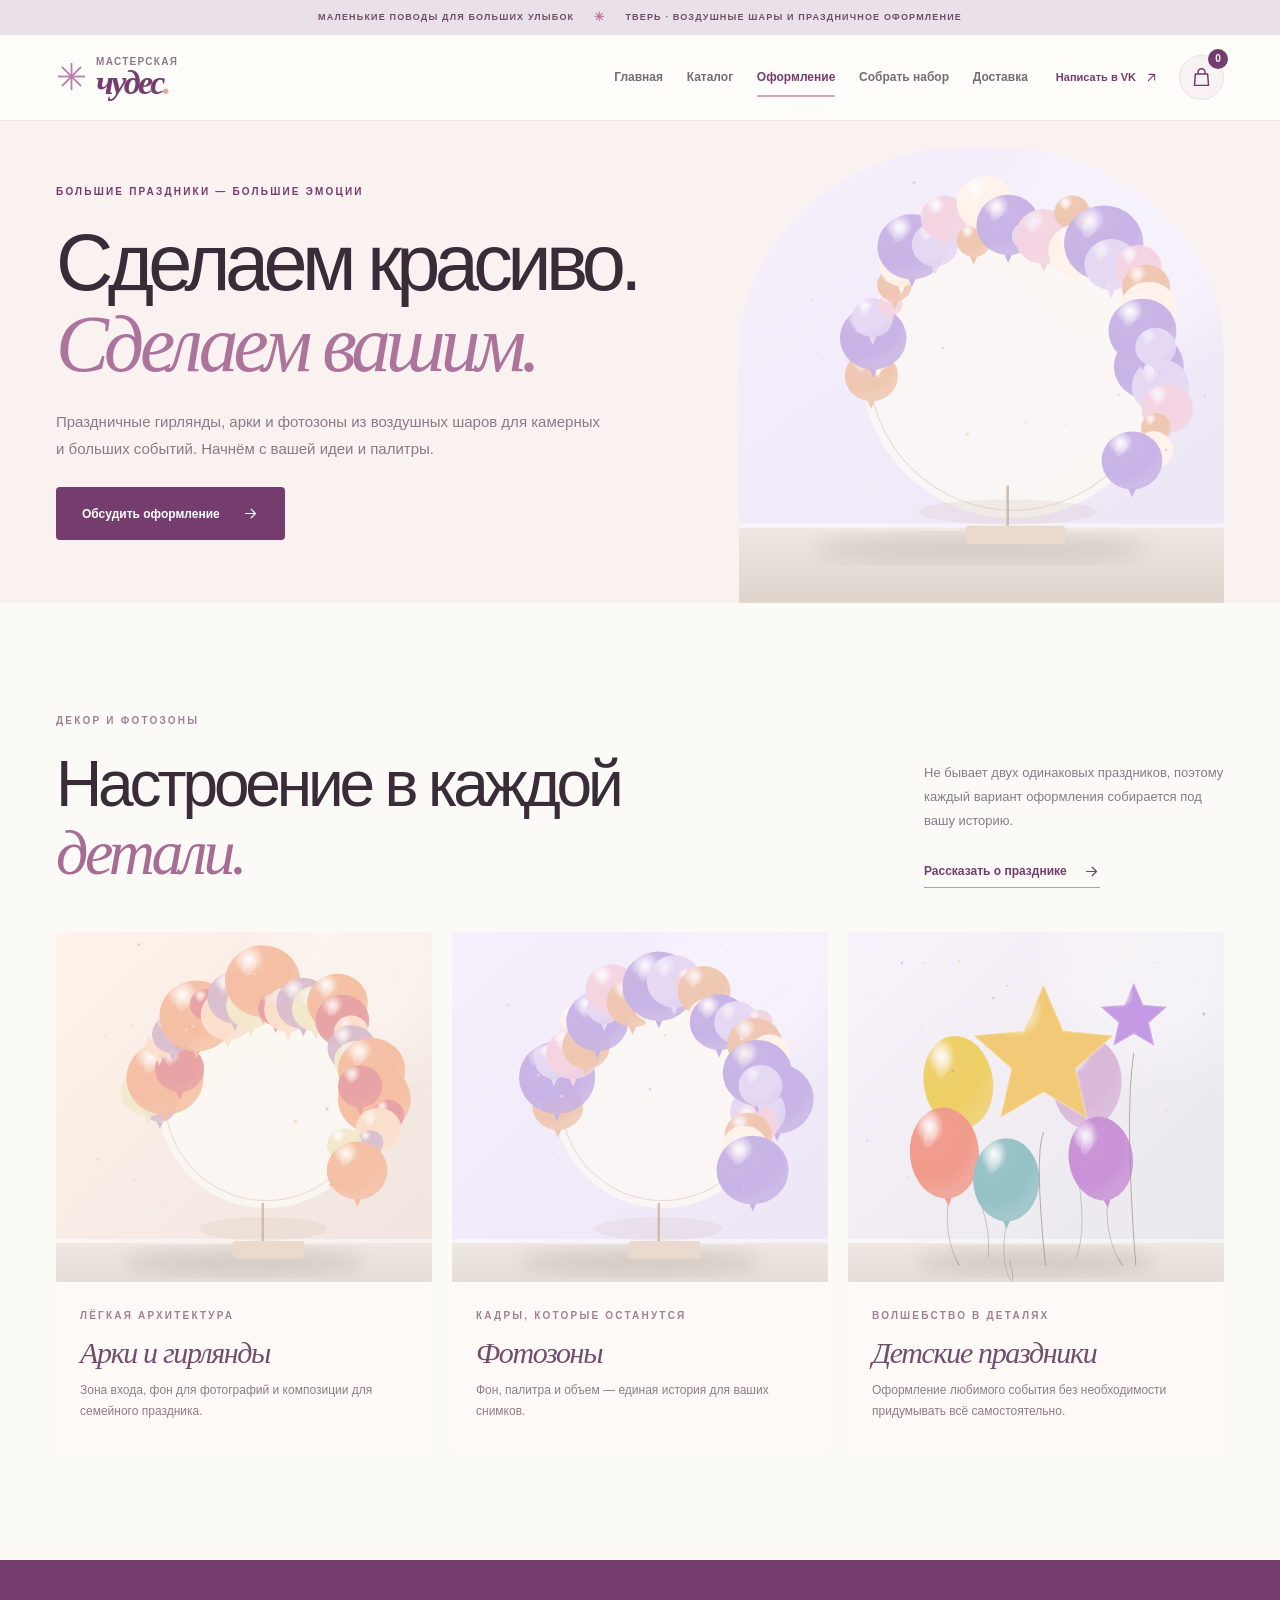
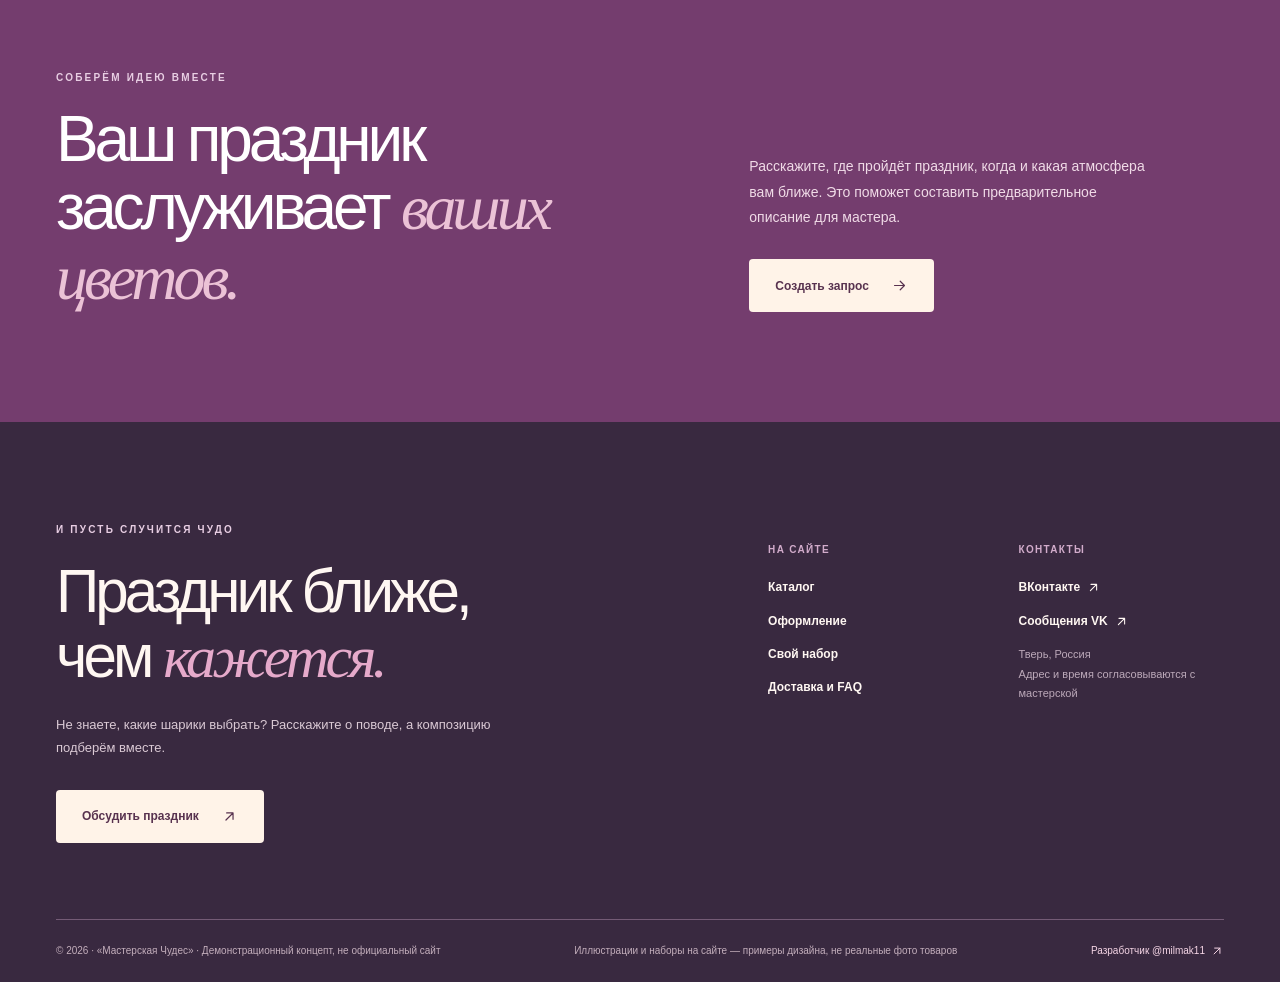
<file: preview-decor-offline.html>
<!DOCTYPE html><html lang="ru"><head><meta charset="UTF-8"><meta name="viewport" content="width=device-width,initial-scale=1"><meta name="theme-color" content="#7C426E"><meta name="robots" content="noindex,nofollow"><meta name="description" content="Демонстрационный сайт по оформлению дней рождения, фотозон и праздников воздушными шарами в Твери."><title>Оформление праздников — Мастерская Чудес</title><link rel="icon" type="image/svg+xml" href="[data-uri]"><style>:root{--milk:#fcfaf6;--paper:#fffdf9;--lav:#f3eff5;--lilac:#e2d6e9;--plum:#743d6e;--dark:#302635;--ink:#392c38;--muted:#867c84;--line:#eee8e9;--pink:#f9eee9;--peach:#f3d2c1;--sand:#f4eee7;--serif:Georgia,'Times New Roman',serif;--sans:'Inter',-apple-system,BlinkMacSystemFont,'Segoe UI',sans-serif;--ease:cubic-bezier(.22,1,.36,1)}
*{box-sizing:border-box}html{scroll-behavior:smooth}body{margin:0;background:var(--milk);color:var(--ink);font-family:var(--sans);font-size:14px;line-height:1.6;overflow-x:hidden;-webkit-font-smoothing:antialiased}body.lock{overflow:hidden}img{display:block;max-width:100%}button,input,textarea,select{font:inherit}button{cursor:pointer}button:disabled{opacity:.5;cursor:not-allowed}a{text-decoration:none;color:inherit}h1,h2,h3,p{margin:0}h1,h2,h3{font-weight:520}em{font-family:var(--serif);font-weight:400;font-style:italic;letter-spacing:-.063em}::selection{background:#e2bfd1;color:#49334a}:focus-visible{outline:3px solid #a95689;outline-offset:3px}main{overflow:hidden}.wrap{width:min(1400px,calc(100% - 112px));margin:0 auto}.ico{display:block;width:19px;height:19px;flex:none}.eyebrow{font-size:10px;text-transform:uppercase;letter-spacing:.22em;font-weight:800;color:#9c8295;display:flex;align-items:center;gap:13px}.eyebrow-plum{color:var(--plum)}.eyebrow-light{color:#e8cee3}.dot{display:inline-block;width:7px;height:7px;border-radius:100%;background:#d78aab}.section{padding:110px 0}.section-pink{background:#faf1f1}h1{font-size:clamp(65px,7.3vw,122px);line-height:1.02;letter-spacing:-.071em}h2{font-size:clamp(46px,5vw,78px);line-height:1.07;letter-spacing:-.065em}h3{letter-spacing:-.045em}.btn{display:inline-flex;align-items:center;justify-content:center;gap:22px;font-size:12px;font-weight:760;padding:17px 25px;border-radius:4px;border:1px solid transparent;white-space:nowrap;transition:transform .35s var(--ease),background .25s,color .25s;line-height:1.35}.btn:hover{transform:translateY(-3px)}.btn .ico{width:17px;height:17px}.btn-plum{background:var(--plum);color:white}.btn-plum:hover{background:#955a8a}.btn-milk{background:#fff3e8;color:#58324f}.btn-milk:hover{background:white}.btn-outline{border-color:#d9c9d8;color:var(--plum);background:transparent}.btn-outline:hover{background:#f2e6ee}.btn-wide{width:100%}.underlink{display:inline-flex;align-items:center;gap:16px;font-size:12px;font-weight:800;color:var(--plum);padding:9px 0 6px;border-bottom:1px solid #b998b0;transition:gap .3s var(--ease)}.underlink:hover{gap:23px}.underlink .ico{width:17px;height:17px}.sect-title{display:flex;justify-content:space-between;align-items:end;gap:48px;margin-bottom:44px}.sect-title .eyebrow{margin-bottom:21px}.sect-title h2{max-width:850px}.sect-title h2 em{color:#a66c94}.title-side{max-width:300px;flex-shrink:0;display:flex;flex-direction:column;align-items:start;gap:20px}.title-side p{font-size:13px;color:var(--muted);line-height:1.85}
/* nav */
.announce{height:35px;display:flex;align-items:center;justify-content:center;gap:20px;background:#eae0e8;text-transform:uppercase;font-size:9px;font-weight:720;letter-spacing:.13em;color:#704e68}.announce span{font-size:12px;color:#be769b}.header{height:86px;background:#fffdfaf2;position:relative;z-index:60;border-bottom:1px solid #efe9e9}.headbar{height:100%;display:flex;align-items:center;gap:28px}.brand{display:flex;align-items:center;gap:9px;flex-shrink:0}.brand-star{color:#ba7eab;font-size:37px;line-height:1}.brand-words{display:flex;flex-direction:column;align-items:start;gap:0}.brand-words b{font-size:10px;font-weight:750;letter-spacing:.13em;text-transform:uppercase;color:#8d798b;line-height:1.2}.brand-words strong{font-family:var(--serif);font-size:34px;font-style:italic;letter-spacing:-.075em;line-height:.9;font-weight:650;color:var(--plum)}.brand-words strong span{color:#e9a4a9}.navbar{display:flex;margin-left:auto;gap:clamp(14px,1.85vw,32px);align-items:center}.navlink{font-size:12px;font-weight:670;color:#776b76;transition:color .2s;white-space:nowrap;position:relative}.navlink.current,.navlink:hover{color:var(--plum)}.navlink.current:after{content:'';position:absolute;left:0;right:0;bottom:-10px;height:2px;background:#d3a6be}.header-right{display:flex;align-items:center;gap:20px}.vk-mini{font-weight:780;font-size:11px;color:var(--plum);display:flex;align-items:center;gap:8px;white-space:nowrap}.vk-mini .ico{width:15px;height:15px}.bag-btn{position:relative;width:45px;height:45px;border-radius:50%;border:1px solid #ebdfea;background:#f8f2f5;color:#6e3b68;display:grid;place-items:center}.bag-btn .ico{width:21px;height:21px}.bag-btn span{position:absolute;right:-5px;top:-7px;display:grid;place-items:center;min-width:20px;height:20px;padding:0 3px;border-radius:50%;background:var(--plum);color:white;font-size:10px;font-weight:800}.menu-btn{display:none;border:0;background:none;padding:10px;color:var(--plum)}.mobile-nav{display:none}
/* hero */
.hero{background:linear-gradient(118deg,#fcf9f5 0%,#fffdf9 52%,#f7eaed 100%)}.hero-grid{display:grid;grid-template-columns:.96fr 1.04fr;align-items:center;gap:65px;min-height:640px;padding-top:43px;padding-bottom:52px}.hero-content{padding:32px 0 24px}.hero-content h1{margin:30px 0 30px;white-space:nowrap}.hero-content h1 em{color:#ac739b}.hero-content>p{font-size:16px;max-width:445px;line-height:1.87;color:#837681}.hero-actions{display:flex;gap:28px;flex-wrap:wrap;align-items:center;margin-top:34px}.hero-small{border-top:1px solid #e7dfe0;margin-top:68px;padding-top:25px;display:flex;align-items:center;gap:18px;font-size:10px;font-weight:650;color:#897b86;line-height:1.6}.sparkle-mark{font-size:34px;color:#c388a9}.small-rule{height:22px;width:1px;background:#d7c7d1;margin:0 4px}.hero-art{position:relative;min-height:592px;border-radius:46% 46% 4px 4px;background:#f8e7e5;overflow:hidden;isolation:isolate}.hero-art:after{position:absolute;content:'';inset:0;border:1px solid #ffffff87;border-radius:inherit;pointer-events:none}.hero-art>img{width:100%;height:100%;position:absolute;object-fit:cover;object-position:50% 50%;transition:transform .9s var(--ease)}.hero-art:hover>img{transform:scale(1.045)}.art-corner{position:absolute;top:37px;left:37px;z-index:2;font-size:9px;letter-spacing:.15em;font-weight:770;color:#76606a}.art-corner span{font-size:15px;margin-left:8px}.art-sticker{position:absolute;bottom:55px;left:23px;z-index:3;background:#fff9eeed;padding:21px 29px 17px;transform:rotate(-9deg);box-shadow:0 13px 40px #654e4834;display:flex;flex-direction:column;line-height:1.2;color:#774568}.art-sticker>span{font-size:11px}.art-sticker strong{font-family:var(--serif);font-weight:500;font-size:33px;font-style:italic;line-height:1.2}.art-sticker i{font-style:normal;position:absolute;color:#d28daf;font-size:23px;right:12px;top:10px}.art-disclaimer{position:absolute;bottom:15px;right:20px;z-index:2;color:#886b7d;font-size:9px}.ticker{background:#7c4d75;color:#fff7f4;height:66px;overflow:hidden}.ticker-line{height:100%;display:flex;justify-content:space-between;align-items:center;gap:24px;font-weight:780;font-size:10px;letter-spacing:.15em;white-space:nowrap}.ticker-line span{flex-shrink:0}
/* occasions */
.occasion-grid{display:grid;grid-template-columns:1.28fr 1fr 1fr;gap:16px;grid-auto-rows:440px}.occasion-card{position:relative;background:#e8dce1;overflow:hidden;display:flex;align-items:flex-end;isolation:isolate}.occasion-card:after{content:'';position:absolute;inset:0;background:linear-gradient(to top,#49303cbf,transparent 70%);z-index:-1}.occasion-card img{position:absolute;inset:0;width:100%;height:100%;object-fit:cover;z-index:-2;transition:transform .8s var(--ease)}.occasion-card:hover img{transform:scale(1.07)}.occasion-card>div{position:relative;z-index:2;padding:27px;width:100%;color:white}.occasion-card>div>span{font-weight:780;letter-spacing:.17em;font-size:9px}.occasion-card h3{font:italic 37px/1.2 var(--serif);letter-spacing:-.05em;margin-top:11px}.occasion-card p{font-size:11px;color:#fff1f1;margin-top:7px}.round-arr{display:grid;place-items:center;position:absolute;right:24px;bottom:30px;width:38px;height:38px;border-radius:50%;border:1px solid #ffffffa6;color:#fff}.round-arr svg{height:18px;width:18px}.occ-large h3{font-size:47px}
/* products */
.product-grid{display:grid;grid-template-columns:repeat(4,minmax(0,1fr));gap:18px}.product-card{min-width:0;background:#fffdf9;position:relative;display:flex;flex-direction:column}.product-card .prod-img{position:relative;aspect-ratio:4/4.5;overflow:hidden;background:#f1eaf1;cursor:pointer;border:0;padding:0;text-align:left}.prod-img img{height:100%;width:100%;object-fit:cover;transition:transform .75s var(--ease)}.product-card:hover .prod-img img{transform:scale(1.06)}.prod-tag{position:absolute;top:14px;left:14px;padding:7px 10px;color:#83536e;background:#fffaf3df;font-size:9px;font-weight:820;letter-spacing:.07em}.prod-info{padding:20px 19px 17px;display:flex;flex-direction:column;flex:1}.prod-info .mini-label{color:#b38c9c;text-transform:uppercase;letter-spacing:.13em;font-size:9px;font-weight:800}.prod-info h3{font:italic 26px/1.18 var(--serif);letter-spacing:-.04em;margin:8px 0 7px;color:#613b57}.prod-info>p{font-size:11px;line-height:1.65;color:#8e818d;flex:1}.prod-bottom{display:flex;align-items:center;justify-content:space-between;gap:8px;border-top:1px solid #ede6e8;margin-top:19px;padding-top:12px}.prod-bottom>span{font-size:10px;font-weight:770;color:#76536d}.add-btn{border:0;width:34px;height:34px;background:var(--plum);color:white;display:grid;place-items:center;border-radius:50%;transition:transform .22s,background .22s}.add-btn:hover{transform:scale(1.08);background:#985781}.add-btn .ico{width:16px;height:16px}.catalog-hint{font-size:10px;color:#aa9da6;margin-top:28px}
/* customization */
.customize-section{background:#f4edf3}.customize-grid{display:grid;grid-template-columns:1.04fr .96fr;gap:96px;align-items:center}.customize-media{position:relative;max-height:575px;min-height:520px;overflow:hidden;background:#f2dfeb;border-radius:47% 47% 2px 2px}.customize-media img{height:100%;width:100%;object-fit:cover;position:absolute;inset:0}.media-caption{position:absolute;bottom:23px;left:22px;padding:9px 13px;background:#fff9f5e8;font-family:var(--serif);font-style:italic;font-size:16px;color:#7f5674;transform:rotate(-5deg)}.customize-copy h2{margin:25px 0 25px}.customize-copy h2 em{color:#ab769a}.customize-copy>p{font-size:15px;line-height:1.85;max-width:440px;color:#8c7e8a}.customize-steps{display:grid;grid-template-columns:repeat(3,1fr);gap:12px;margin:36px 0}.customize-steps div{border-top:1px solid #d6c7d6;padding-top:13px;display:flex;flex-direction:column;gap:7px}.customize-steps span{color:#b983ac;font-size:21px}.customize-steps strong{font-size:13px}.customize-steps small{font-size:10px;color:#9e8c99;line-height:1.5}
.moments-section{background:#fffdf9}.moments-grid{display:grid;grid-template-columns:1fr 1fr;gap:20px}.moment-card{position:relative;min-height:590px;background:#f2e6eb;overflow:hidden;display:flex;flex-direction:column;justify-content:flex-end}.moment-card img{position:absolute;inset:0;height:100%;width:100%;object-fit:cover;transition:transform .7s var(--ease)}.moment-card:hover img{transform:scale(1.045)}.moment-card:after{content:'';position:absolute;inset:0;background:linear-gradient(to top,#2f233aa8,transparent 72%)}.moment-card>div{position:relative;z-index:2;color:#fff;padding:31px}.moment-card>div>span{font-size:10px;font-weight:800;letter-spacing:.16em}.moment-card h3{font:italic 40px var(--serif);margin:13px 0 5px}.moment-card p{color:#efe5ee;font-size:12px}.moment-card .ico{position:absolute;right:31px;bottom:36px}.how-section{background:#f9f0ed}.how-grid{display:grid;grid-template-columns:.85fr 1.15fr;gap:85px}.how-grid h2{margin:20px 0 22px}.how-grid h2 em{color:#af7a95}.how-grid>div>p{font-size:13px;line-height:1.9;max-width:355px;color:#8c7d87}.how-steps{border-top:1px solid #ded0d5}.how-steps>div{position:relative;padding:30px 42px 28px 0;display:grid;grid-template-columns:160px 1fr;gap:20px;border-bottom:1px solid #ded0d5}.how-steps b{font:italic 26px var(--serif)}.how-steps span{font-size:13px;color:#8e7b88;line-height:1.8}.how-steps i{position:absolute;right:5px;top:25px;font-size:22px;font-style:normal;color:#c69cbb}
/* internal page hero */
.page-hero{background:#f9f1f1;overflow:hidden}.ph-grid{min-height:455px;display:grid;grid-template-columns:1.12fr .88fr;align-items:center;gap:65px}.ph-grid>div{padding:45px 0}.page-hero h1{font-size:clamp(61px,6.2vw,96px);margin:23px 0}.page-hero h1 em{color:#ac739b}.page-hero p{font-size:15px;line-height:1.85;color:#8a7b85;max-width:550px;margin-bottom:24px}.ph-grid>img{height:455px;width:100%;object-fit:cover;object-position:center 35%;align-self:stretch;border-radius:46% 46% 0 0;margin-top:27px}.page-hero-catalog{background:#f6edf5}.catalog-section{background:#fffdf9;padding-top:65px}.catalog-toolbar{display:flex;justify-content:space-between;gap:20px;align-items:center;margin-bottom:29px}.filterbar{display:flex;flex-wrap:wrap;gap:8px}.filterchip{border:1px solid #e4d4e2;background:#f7f1f4;color:#835e77;font-size:11px;font-weight:720;padding:11px 14px;border-radius:50px;transition:background .2s,color .2s}.filterchip:hover,.filterchip.on{background:var(--plum);border-color:var(--plum);color:white}.toolbar-count{white-space:nowrap;color:#a195a0;font-size:11px}.mini-banner{background:#7a4c73;color:white}.mini-banner-inner{display:flex;align-items:center;justify-content:space-between;gap:30px;padding:55px 0}.mini-banner-inner h2{font-size:clamp(35px,3.7vw,52px);margin-top:15px}.mini-banner-inner h2 em{color:#edc5d8}.product-dialog{padding:0;border:0;width:min(860px,calc(100% - 20px));max-height:90vh;box-shadow:0 30px 100px #38243688;background:#fffaf7;color:var(--ink);overflow-y:auto;position:fixed}.product-dialog::backdrop{background:#322536b3;backdrop-filter:blur(6px)}.dialog-x{position:sticky;float:right;top:14px;z-index:12;margin:14px 14px -57px 0;border:0;background:#fff8f4;color:var(--plum);width:42px;height:42px;border-radius:50%;display:grid;place-items:center}.dialog-content{display:grid;grid-template-columns:1fr 1fr;min-height:430px}.dialog-content>img{height:100%;width:100%;max-height:600px;object-fit:cover}.dialog-details{padding:70px 38px 35px}.dialog-details h2{font:italic 45px/1.15 var(--serif);letter-spacing:-.05em;color:#684164;margin:18px 0}.dialog-details p{color:#81727e;font-size:13px;line-height:1.85}.dialog-details .dialog-tags{display:flex;gap:9px;flex-wrap:wrap;margin:24px 0}.dialog-details .dialog-tags span{padding:9px 11px;background:#f4edf2;font-size:10px;font-weight:710;color:#785878}.dialog-details .btn{margin-top:12px}
/* decor */
.decor-hero{background:#f9f2f1}.decor-cards{display:grid;grid-template-columns:repeat(3,1fr);gap:20px}.decor-card{background:#fffaf7}.decor-card img{width:100%;height:350px;object-fit:cover}.decor-card>div{padding:26px 24px 28px}.decor-card h3{font:italic 30px var(--serif);color:#704f6c;margin:12px 0 10px}.decor-card p{font-size:12px;color:#8b7e87;line-height:1.75}.decor-form-banner{background:var(--plum);color:white}.two-cols,.contact-grid{display:grid;grid-template-columns:1fr .8fr;gap:100px;align-items:end}.two-cols h2,.contact-grid h2{margin-top:19px}.two-cols h2 em,.contact-grid h2 em{color:#ebc2d6}.two-cols p,.contact-grid p{font-size:14px;line-height:1.85;color:#f0dbe7;max-width:410px;margin-bottom:28px}
/* creator */
.create-header{background:#f8f0f1}.create-header>.wrap{padding:75px 0 55px}.create-header h1{font-size:clamp(58px,6.4vw,104px)}.create-header h1 em{color:#b0749c}.create-header p{max-width:550px;font-size:14px;color:#897b84;line-height:1.85;margin-top:22px}.create-section{background:#fffdf9;padding-top:54px}.creator-grid{display:grid;grid-template-columns:1.12fr .88fr;gap:54px;align-items:start}.creator-main{display:flex;flex-direction:column;gap:20px}.form-panel{padding:34px;background:#fbf5f4}.numbered{margin-bottom:27px}.numbered>span{font-size:10px;letter-spacing:.15em;color:#ab799a;font-weight:820}.numbered h2{font-size:clamp(27px,3vw,39px);margin-top:7px}.palette-choices{display:grid;grid-template-columns:repeat(3,minmax(0,1fr));gap:11px}.palette-choices label{cursor:pointer;display:flex;align-items:center;gap:12px;padding:13px 9px;background:#fffdfa;border:1px solid #e9dce5;position:relative;min-width:0;font-size:11px;font-weight:720}.palette-choices label:has(input:checked){border-color:#b282a5;box-shadow:inset 0 0 0 1px #b282a5}.palette-choices input{position:absolute;opacity:0;width:1px;height:1px}.palette-color{width:29px;height:29px;border-radius:50%;background:var(--color);flex-shrink:0;box-shadow:inset 4px 6px 12px #fff8}.creator-field{display:flex;flex-direction:column;gap:9px;margin:17px 0}.creator-field label{font-size:11px;font-weight:760;color:#685365}.creator-field input,.creator-field textarea,.creator-field select{padding:15px 13px;min-height:50px;background:#fffdfa;color:#564357;border:1px solid #e6d9e1;border-radius:3px;max-width:100%;width:100%;outline:0}.creator-field input:focus,.creator-field textarea:focus,.creator-field select:focus{border-color:#ad79a2}.creator-field textarea{resize:vertical;line-height:1.65}.form-double{display:grid;grid-template-columns:1fr 1fr;gap:20px}.field-note{font-size:10px;color:#9a8694;line-height:1.6}.creator-sidebar{position:sticky;top:18px}.creator-sticky{background:#f4eaf0}.preview-art{height:355px;position:relative;background:#efdfeb;overflow:hidden}.preview-art img{height:100%;width:100%;object-fit:cover;object-position:50% 33%}.preview-eyebrow{position:absolute;z-index:2;top:20px;left:22px;background:#fff7f3e0;padding:8px 10px;color:#835a7a;font-size:9px;font-weight:790;letter-spacing:.1em}.preview-flower{position:absolute;bottom:20px;right:25px;font-size:45px;color:#fff4e5}.creator-summary{padding:30px}.creator-summary h3{font:normal 35px/1.1 var(--serif);letter-spacing:-.05em;color:#6a4666;margin-bottom:24px}.creator-summary h3 em{color:#bb839b}.summary-line{padding:10px 0;border-top:1px solid #e2d3dc;display:flex;justify-content:space-between;gap:12px;font-size:11px}.summary-line span{color:#967f91}.summary-line strong{color:#6e4d67;font-weight:740;text-align:right;max-width:60%}.request-box{width:100%;resize:vertical;border:1px solid #ddcdd9;background:#fffaf8;padding:13px;margin:20px 0 12px;min-height:130px;font-size:11px;line-height:1.58;color:#6c5366}.creator-summary .btn{margin-bottom:10px}.preview-note{font-size:10px;color:#988596;line-height:1.7;margin-top:10px}
/* delivery */
.delivery-hero{background:#f4eff3}.steps{display:grid;grid-template-columns:repeat(3,1fr);gap:18px}.steps>div{padding:28px 23px;background:#fffaf8;min-height:220px}.steps span{font-size:10px;font-weight:820;letter-spacing:.12em;text-transform:uppercase;color:#b589a8}.steps h3{font:italic 29px var(--serif);margin:34px 0 12px;color:#7d4a75}.steps p{font-size:12px;line-height:1.8;color:#9b8495}.faq-grid{display:grid;grid-template-columns:.75fr 1.25fr;gap:90px}.faq-grid h2{margin:19px 0}.faq-grid h2 em{color:#af7a9a}.faq-grid>div>p{font-size:13px;line-height:1.85;color:#90828c;max-width:310px}.faq{border-top:1px solid #e1d4de}.faq details{padding:0 4px;border-bottom:1px solid #e1d4de}.faq summary{cursor:pointer;list-style:none;display:flex;justify-content:space-between;align-items:center;gap:15px;padding:24px 0;font-size:15px;font-weight:650;color:#5c4858}.faq summary::-webkit-details-marker{display:none}.faq summary .ico{color:#a66e96;transition:transform .25s}.faq details[open] summary .ico{transform:rotate(45deg)}.faq details p{padding:0 0 24px;font-size:13px;color:#92808e;line-height:1.8}.contacts-banner{background:#785077;color:white}
/* footer */
.footer{background:#392940;color:#fff7f2;padding-top:100px}.foot-top{display:grid;grid-template-columns:1.13fr .87fr;gap:120px;padding-bottom:76px}.foot-top h2{font-size:clamp(48px,4.7vw,78px);margin:22px 0 24px}.foot-top h2 em{color:#e6aacb}.foot-top>div:first-child>p{font-size:13px;color:#dac9d4;line-height:1.8;max-width:460px;margin-bottom:30px}.foot-links{display:grid;grid-template-columns:1fr 1fr;gap:45px;padding-top:20px}.foot-links>div{display:flex;flex-direction:column;gap:14px;align-items:start}.foot-links span{font-size:10px;letter-spacing:.13em;font-weight:810;color:#d2accb;text-transform:uppercase;margin-bottom:6px}.foot-links a{font-size:12px;font-weight:660;display:flex;align-items:center;gap:6px}.foot-links a:hover{color:#f0b9d3}.foot-links a .ico{height:15px;width:15px}.foot-links p{font-size:11px;line-height:1.8;color:#bca9b9}.foot-bottom{border-top:1px solid #745b76;padding:23px 0;display:flex;align-items:center;justify-content:space-between;gap:15px;flex-wrap:wrap;font-size:10px;color:#c3aebb}.foot-bottom a{color:#f6d6e6;display:flex;align-items:center;gap:5px}.foot-bottom .ico{width:14px;height:14px}
/* overlay cart */
.scrim{position:fixed;inset:0;background:#2b1c31a6;z-index:120;backdrop-filter:blur(4px)}.scrim[hidden]{display:none}.drawer{position:fixed;right:0;top:0;bottom:0;z-index:121;width:min(470px,100%);background:#fffbf8;box-shadow:-30px 0 80px #24192933;display:flex;flex-direction:column;transform:translateX(105%);visibility:hidden;transition:transform .36s var(--ease),visibility .36s}.drawer.open{transform:none;visibility:visible}.drawer-head{padding:28px 26px 22px;border-bottom:1px solid #ede1e8;display:flex;justify-content:space-between;align-items:start;gap:15px}.drawer-head h3{font:italic 37px var(--serif);color:#6f4b68;margin-top:9px}.drawer-head h3 span{font:700 14px var(--sans);color:#ac7a9f}.close-btn{width:41px;height:41px;border-radius:50%;display:grid;place-items:center;background:#f3e8ef;border:0;color:var(--plum)}.drawer-items{overflow-y:auto;flex:1;padding:19px 22px}.empty-bag{min-height:240px;display:flex;flex-direction:column;align-items:center;justify-content:center;text-align:center;gap:12px;color:#8f7d8a}.empty-bag .ico{height:43px;width:43px;color:#ac89a6}.empty-bag strong{font:italic 28px var(--serif);color:#754e6b}.empty-bag p{font-size:12px;max-width:260px}.cart-item{display:flex;gap:13px;padding:12px 0;border-bottom:1px solid #ede3e9}.cart-item img{width:93px;height:100px;object-fit:cover;flex-shrink:0}.cart-item-content{flex:1;min-width:0}.cart-item h4{font:italic 21px var(--serif);margin:4px 0;color:#6c4a65}.cart-item .meta{color:#ab8fa4;font-size:10px}.qty{display:flex;align-items:center;gap:11px;margin-top:11px}.qty button{height:24px;width:24px;border:1px solid #e8d6e1;background:white;color:var(--plum);display:grid;place-items:center}.qty .ico{width:13px;height:13px}.qty span{font-size:12px;font-weight:720}.cart-item .remove{font-size:10px;color:#a9789b;border:0;background:transparent;margin-left:auto;text-decoration:underline}.drawer-foot{padding:20px 24px 26px;border-top:1px solid #ece2e9}.drawer-foot p{font-size:11px;color:#91818b;line-height:1.6;margin-bottom:15px}.toast{position:fixed;bottom:26px;right:25px;background:#6a4165;color:white;box-shadow:0 12px 30px #38283f44;z-index:500;padding:13px 20px;font-size:12px;font-weight:700;opacity:0;transform:translateY(15px);transition:opacity .25s,transform .25s;pointer-events:none}.toast.show{opacity:1;transform:none}
@media(max-width:1240px){.wrap{width:calc(100% - 76px)}.headbar{gap:18px}.navbar{gap:18px}.header-right{gap:12px}.hero-grid{gap:38px}.hero-content h1{font-size:clamp(61px,6.8vw,93px)}.hero-art{min-height:540px}.hero-small{margin-top:48px}.occasion-grid{grid-auto-rows:370px}.customize-grid{gap:50px}.moments-grid .moment-card{min-height:510px}.foot-top{gap:55px}}
@media(max-width:1010px){.navbar,.vk-mini{display:none}.header-right{margin-left:auto}.menu-btn{display:grid;place-items:center}.header{height:76px}.mobile-nav{position:absolute;top:76px;left:0;right:0;background:#fffcf9;padding:15px 38px 30px;box-shadow:0 20px 28px #3a203826;flex-direction:column}.mobile-nav.open{display:flex}.mobile-nav a{border-bottom:1px solid #ede3ea;padding:14px 0;font-size:15px;font-weight:700;display:flex;align-items:center;justify-content:space-between}.hero-grid{grid-template-columns:1.05fr .95fr;gap:24px;min-height:545px}.hero-content h1{font-size:clamp(54px,6.65vw,78px)}.hero-content>p{font-size:13px}.hero-art{min-height:500px}.hero-small{display:none}.occasion-grid{grid-template-columns:repeat(3,1fr);grid-auto-rows:340px}.occ-large h3{font-size:35px}.occasion-card h3{font-size:29px}.product-grid{grid-template-columns:repeat(3,minmax(0,1fr))}.customize-grid{grid-template-columns:1fr 1fr;gap:33px}.customize-media{min-height:475px}.customize-copy h2{font-size:clamp(43px,4.9vw,58px)}.customize-steps{margin:25px 0}.customize-steps span{font-size:18px}.customize-steps small{font-size:9px}.ph-grid{gap:25px}.page-hero h1{font-size:clamp(54px,6vw,75px)}.creator-grid{gap:25px}.palette-choices{grid-template-columns:1fr 1fr}.faq-grid{gap:50px}}
@media(max-width:740px){.wrap{width:calc(100% - 38px)}.announce{height:32px;font-size:8px;gap:9px;letter-spacing:.04em}.announce span{display:none}.header{height:72px}.brand-words strong{font-size:30px}.brand-star{font-size:31px}.mobile-nav{top:72px;padding:12px 20px 26px}.section{padding:74px 0}.sect-title{flex-direction:column;align-items:start;gap:15px;margin-bottom:27px}.sect-title .eyebrow{margin-bottom:12px}.sect-title h2{font-size:clamp(42px,8.5vw,64px)}.title-side{max-width:500px;gap:8px}.title-side p{font-size:12px}h2{font-size:clamp(43px,8vw,62px)}.hero-grid{grid-template-columns:1fr;gap:28px;min-height:0;padding-top:52px;padding-bottom:28px}.hero-content{padding:0}.hero-content h1{font-size:clamp(66px,12vw,91px);margin:21px 0}.hero-content>p{max-width:525px;font-size:14px}.hero-actions{margin-top:26px;gap:22px}.hero-art{min-height:455px}.hero-art>img{object-position:50% 42%}.art-corner{top:26px;left:25px}.art-sticker{bottom:43px;left:17px}.ticker{height:53px}.ticker-line{gap:21px;justify-content:start;font-size:9px}.occasion-grid{grid-template-columns:1fr 1fr;grid-template-rows:325px 280px;gap:10px}.occasion-card.occ-large{grid-column:span 2}.occasion-card h3{font-size:29px}.occ-large h3{font-size:39px}.occasion-card>div{padding:18px}.round-arr{bottom:20px;right:17px;width:31px;height:31px}.product-grid{grid-template-columns:1fr 1fr;gap:13px}.prod-info{padding:15px 13px}.prod-info h3{font-size:23px}.prod-info>p{font-size:10px}.prod-bottom>span{font-size:9px}.customize-grid{grid-template-columns:1fr;gap:36px}.customize-media{min-height:360px;max-height:500px}.customize-media img{object-position:50% 36%}.customize-copy h2{margin:17px 0}.customize-copy>p{font-size:13px}.customize-steps{gap:9px}.customize-steps small{font-size:10px}.moments-grid{gap:12px}.moment-card{min-height:360px!important}.moment-card>div{padding:17px}.moment-card h3{font-size:29px}.moment-card p{font-size:10px}.moment-card .ico{right:16px;bottom:19px;width:17px;height:17px}.how-grid{grid-template-columns:1fr;gap:24px}.how-grid h2{margin:15px 0}.how-grid>div>p{max-width:580px}.how-steps>div{grid-template-columns:145px 1fr}.page-hero .ph-grid{grid-template-columns:1fr;gap:20px}.ph-grid{min-height:0}.ph-grid>div{padding:66px 0 0}.ph-grid>img{height:300px;margin-top:0;border-radius:45% 45% 0 0;object-position:center 40%}.page-hero h1{font-size:clamp(56px,9vw,77px)}.page-hero p{font-size:13px}.catalog-section{padding-top:37px}.catalog-toolbar{flex-direction:column;align-items:start}.filterbar{gap:6px}.filterchip{padding:10px 12px}.dialog-content{grid-template-columns:1fr}.dialog-content>img{max-height:315px}.dialog-details{padding:24px}.dialog-details h2{font-size:36px}.decor-cards{grid-template-columns:1fr 1fr;gap:12px}.decor-card img{height:270px}.decor-card>div{padding:20px}.decor-card h3{font-size:25px}.decor-cards .decor-card:last-child{grid-column:span 2;display:flex}.decor-cards .decor-card:last-child img{width:50%;height:270px}.decor-cards .decor-card:last-child>div{display:flex;flex-direction:column;justify-content:center}.two-cols,.contact-grid{grid-template-columns:1fr;gap:20px;align-items:start}.mini-banner-inner{flex-direction:column;align-items:start}.mini-banner-inner h2{font-size:40px}.create-header>.wrap{padding:57px 0 45px}.create-header h1{font-size:clamp(56px,9vw,74px)}.creator-grid{grid-template-columns:1fr}.creator-sidebar{position:static}.creator-sticky{display:grid;grid-template-columns:.85fr 1.15fr}.preview-art{height:100%}.creator-summary{padding:20px}.faq-grid{grid-template-columns:1fr;gap:24px}.steps{gap:10px}.steps>div{padding:20px 15px}.steps h3{font-size:23px}.foot-top{grid-template-columns:1fr;gap:35px}.footer{padding-top:68px}.foot-links{gap:20px;padding-top:0}.foot-bottom{align-items:start;justify-content:start;flex-direction:column}}
@media(max-width:490px){.wrap{width:calc(100% - 30px)}.announce{font-size:7px}.brand-star{font-size:28px}.brand-words b{font-size:8px}.brand-words strong{font-size:27px}.header-right{gap:8px}.bag-btn{width:40px;height:40px}.bag-btn .ico{height:19px;width:19px}.hero-grid{padding-top:37px}.hero-content h1{font-size:clamp(54px,12.2vw,70px);white-space:normal}.hero-content>p{font-size:13px}.hero-actions{flex-direction:column;align-items:start}.hero-actions .btn{width:100%}.hero-art{min-height:365px}.art-corner{font-size:8px;left:19px}.art-sticker{transform:rotate(-9deg) scale(.77);transform-origin:bottom left;bottom:27px;left:12px}.art-disclaimer{font-size:7px;right:10px}.occasion-grid{grid-template-rows:280px 240px}.occ-large h3{font-size:35px}.occasion-card h3{font-size:23px}.occasion-card>div>span{font-size:8px}.round-arr{display:none}.prod-info h3{font-size:21px}.prod-tag{font-size:8px;padding:6px}.product-card .prod-img{aspect-ratio:4/4.7}.prod-info>p{font-size:10px}.product-grid{gap:10px}.customize-media{min-height:315px}.customize-steps small{font-size:9px}.moments-grid{grid-template-columns:1fr}.moment-card{min-height:340px!important}.moment-card h3{font-size:30px}.how-steps>div{grid-template-columns:120px 1fr;gap:12px;padding-right:27px}.how-steps b{font-size:23px}.how-steps span{font-size:11px}.how-steps i{font-size:15px}.page-hero h1{font-size:clamp(49px,10vw,62px)}.ph-grid>img{height:250px}.create-header h1{font-size:clamp(47px,10vw,63px)}.form-panel{padding:23px 16px}.numbered h2{font-size:28px}.palette-choices{grid-template-columns:1fr 1fr;gap:7px}.palette-choices label{font-size:10px;gap:7px;padding:10px 7px}.palette-color{height:25px;width:25px}.form-double{grid-template-columns:1fr;gap:0}.creator-sticky{grid-template-columns:1fr}.preview-art{height:280px}.creator-summary{padding:23px}.decor-cards{grid-template-columns:1fr}.decor-card img{height:300px}.decor-cards .decor-card:last-child{grid-column:span 1;display:block}.decor-cards .decor-card:last-child img{width:100%;height:300px}.steps{grid-template-columns:1fr}.steps>div{min-height:0}.steps h3{margin-top:14px}.faq summary{font-size:13px}.footer{padding-top:57px}.foot-top h2{font-size:43px}.foot-links{grid-template-columns:1fr 1fr}.foot-bottom{gap:9px;padding-bottom:32px}.mini-banner-inner h2{font-size:36px}.btn{padding:16px 19px}.toast{left:16px;right:16px;bottom:16px}}
@media(max-width:355px){.brand-words strong{font-size:23px}.brand-star{font-size:25px}.announce{letter-spacing:0}.hero-content h1{font-size:48px}.hero-art{min-height:310px}.prod-info h3{font-size:19px}.prod-tag{max-width:90%;line-height:1.2}.occasion-grid{grid-template-rows:250px 208px}.occasion-card h3{font-size:20px}.palette-choices label{font-size:9px}.page-hero h1{font-size:46px}.create-header h1{font-size:46px}}
@media(prefers-reduced-motion:reduce){*,*:before,*:after{scroll-behavior:auto!important;transition:none!important;animation:none!important}}
</style></head><body data-page="decor"><div class="announce">Маленькие поводы для больших улыбок <span>✳</span> Тверь · Воздушные шары и праздничное оформление</div><header class="header"><div class="wrap headbar"><a class="brand" href="index.html" aria-label="Мастерская Чудес — на главную"><span class="brand-star">✳</span><span class="brand-words"><b>мастерская</b><strong>чудес<span>.</span></strong></span></a><nav class="navbar" aria-label="Основная навигация"><a href="index.html" class="navlink ">Главная</a><a href="catalog.html" class="navlink ">Каталог</a><a href="decor.html" class="navlink current">Оформление</a><a href="create.html" class="navlink ">Собрать набор</a><a href="delivery.html" class="navlink ">Доставка</a></nav><div class="header-right"><a class="vk-mini" href="https://vk.me/sharik69" target="_blank" rel="noopener">Написать в VK <svg class="ico" viewBox="0 0 24 24" fill="none" stroke="currentColor" stroke-width="1.7" stroke-linecap="round" stroke-linejoin="round" aria-hidden="true"><path d="M7 17 17 7M8 7h9v9"/></svg></a><button type="button" class="bag-btn" id="bagOpen" aria-label="Открыть подборку товаров"><svg class="ico" viewBox="0 0 24 24" fill="none" stroke="currentColor" stroke-width="1.7" stroke-linecap="round" stroke-linejoin="round" aria-hidden="true"><path d="M5 8h14l1 13H4L5 8Zm3 0V6a4 4 0 0 1 8 0v2"/></svg><span id="bagCount">0</span></button><button type="button" id="menuToggle" class="menu-btn" aria-label="Открыть меню" aria-expanded="false"><svg class="ico" viewBox="0 0 24 24" fill="none" stroke="currentColor" stroke-width="1.7" stroke-linecap="round" stroke-linejoin="round" aria-hidden="true"><path d="M4 7h16M4 12h16M4 17h16"/></svg></button></div></div><nav class="mobile-nav" id="mobileNav" aria-label="Мобильная навигация"><a href="index.html" class="navlink ">Главная</a><a href="catalog.html" class="navlink ">Каталог</a><a href="decor.html" class="navlink current">Оформление</a><a href="create.html" class="navlink ">Собрать набор</a><a href="delivery.html" class="navlink ">Доставка</a><a href="https://vk.me/sharik69" target="_blank" rel="noopener">Написать мастерской <svg class="ico" viewBox="0 0 24 24" fill="none" stroke="currentColor" stroke-width="1.7" stroke-linecap="round" stroke-linejoin="round" aria-hidden="true"><path d="M7 17 17 7M8 7h9v9"/></svg></a></nav></header><main><section class="page-hero decor-hero"><div class="wrap ph-grid"><div><div class="eyebrow eyebrow-plum">Большие праздники — большие эмоции</div><h1>Сделаем красиво.<br><em>Сделаем вашим.</em></h1><p>Праздничные гирлянды, арки и фотозоны из воздушных шаров для камерных и больших событий. Начнём с вашей идеи и палитры.</p><a href="create.html?type=Оформление%20праздника" class="btn btn-plum">Обсудить оформление <svg class="ico" viewBox="0 0 24 24" fill="none" stroke="currentColor" stroke-width="1.7" stroke-linecap="round" stroke-linejoin="round" aria-hidden="true"><path d="M5 12h14m-6-6 6 6-6 6"/></svg></a></div><img src="[data-uri]" alt="Иллюстрация арки из шаров в лавандовых тонах"></div></section><section class="section"><div class="wrap"><div class="sect-title"><div><div class="eyebrow">Декор и фотозоны</div><h2>Настроение в каждой<br><em>детали.</em></h2></div><div class="title-side"><p>Не бывает двух одинаковых праздников, поэтому каждый вариант оформления собирается под вашу историю.</p><a class="underlink" href="create.html">Рассказать о празднике <svg class="ico" viewBox="0 0 24 24" fill="none" stroke="currentColor" stroke-width="1.7" stroke-linecap="round" stroke-linejoin="round" aria-hidden="true"><path d="M5 12h14m-6-6 6 6-6 6"/></svg></a></div></div><div class="decor-cards"><div class="decor-card"><img src="[data-uri]" alt="Иллюстрация арки из воздушных шаров"><div><span class="eyebrow">Лёгкая архитектура</span><h3>Арки и гирлянды</h3><p>Зона входа, фон для фотографий и композиции для семейного праздника.</p></div></div><div class="decor-card"><img src="[data-uri]" alt="Иллюстрация праздничной фотозоны"><div><span class="eyebrow">Кадры, которые останутся</span><h3>Фотозоны</h3><p>Фон, палитра и объем — единая история для ваших снимков.</p></div></div><div class="decor-card"><img src="[data-uri]" alt="Иллюстрация весёлой композиции из шаров"><div><span class="eyebrow">Волшебство в деталях</span><h3>Детские праздники</h3><p>Оформление любимого события без необходимости придумывать всё самостоятельно.</p></div></div></div></div></section><section class="section decor-form-banner"><div class="wrap two-cols"><div><div class="eyebrow eyebrow-light">Соберём идею вместе</div><h2>Ваш праздник<br>заслуживает <em>ваших цветов.</em></h2></div><div><p>Расскажите, где пройдёт праздник, когда и какая атмосфера вам ближе. Это поможет составить предварительное описание для мастера.</p><a href="create.html?type=Оформление%20праздника" class="btn btn-milk">Создать запрос <svg class="ico" viewBox="0 0 24 24" fill="none" stroke="currentColor" stroke-width="1.7" stroke-linecap="round" stroke-linejoin="round" aria-hidden="true"><path d="M5 12h14m-6-6 6 6-6 6"/></svg></a></div></div></section></main><footer class="footer"><div class="wrap"><div class="foot-top"><div><div class="eyebrow eyebrow-light">И пусть случится чудо</div><h2>Праздник ближе,<br>чем <em>кажется.</em></h2><p>Не знаете, какие шарики выбрать? Расскажите о поводе, а композицию подберём вместе.</p><a href="https://vk.me/sharik69" target="_blank" rel="noopener" class="btn btn-milk">Обсудить праздник <svg class="ico" viewBox="0 0 24 24" fill="none" stroke="currentColor" stroke-width="1.7" stroke-linecap="round" stroke-linejoin="round" aria-hidden="true"><path d="M7 17 17 7M8 7h9v9"/></svg></a></div><div class="foot-links"><div><span>На сайте</span><a href="catalog.html">Каталог</a><a href="decor.html">Оформление</a><a href="create.html">Свой набор</a><a href="delivery.html">Доставка и FAQ</a></div><div><span>Контакты</span><a href="https://vk.com/sharik69" target="_blank" rel="noopener">ВКонтакте <svg class="ico" viewBox="0 0 24 24" fill="none" stroke="currentColor" stroke-width="1.7" stroke-linecap="round" stroke-linejoin="round" aria-hidden="true"><path d="M7 17 17 7M8 7h9v9"/></svg></a><a href="https://vk.me/sharik69" target="_blank" rel="noopener">Сообщения VK <svg class="ico" viewBox="0 0 24 24" fill="none" stroke="currentColor" stroke-width="1.7" stroke-linecap="round" stroke-linejoin="round" aria-hidden="true"><path d="M7 17 17 7M8 7h9v9"/></svg></a><p>Тверь, Россия<br>Адрес и время согласовываются с мастерской</p></div></div></div><div class="foot-bottom"><span>© 2026 · «Мастерская Чудес» · Демонстрационный концепт, не официальный сайт</span><span>Иллюстрации и наборы на сайте — примеры дизайна, не реальные фото товаров</span><a href="https://t.me/milmak11" target="_blank" rel="noopener">Разработчик @milmak11 <svg class="ico" viewBox="0 0 24 24" fill="none" stroke="currentColor" stroke-width="1.7" stroke-linecap="round" stroke-linejoin="round" aria-hidden="true"><path d="M7 17 17 7M8 7h9v9"/></svg></a></div></div></footer><div class="scrim" id="cartScrim" hidden></div><aside class="drawer" id="cartDrawer" role="dialog" aria-modal="true" aria-label="Моя подборка" aria-hidden="true"><div class="drawer-head"><div><span class="eyebrow">Для вашего праздника</span><h3>Моя подборка <span id="drawerCount">0</span></h3></div><button type="button" class="close-btn" id="bagClose" aria-label="Закрыть подборку"><svg class="ico" viewBox="0 0 24 24" fill="none" stroke="currentColor" stroke-width="1.7" stroke-linecap="round" stroke-linejoin="round" aria-hidden="true"><path d="M5 5l14 14M19 5 5 19"/></svg></button></div><div class="drawer-items" id="drawerItems"></div><div class="drawer-foot"><p>Стоимость и наличие подтвердит мастерская после обращения.</p><a href="create.html#checkout" class="btn btn-plum btn-wide" id="checkoutBtn">Оформить запрос <svg class="ico" viewBox="0 0 24 24" fill="none" stroke="currentColor" stroke-width="1.7" stroke-linecap="round" stroke-linejoin="round" aria-hidden="true"><path d="M5 12h14m-6-6 6 6-6 6"/></svg></a></div></aside><div class="toast" id="toast" role="status" aria-live="polite"></div><script>window.PRODUCTS = [
{"id":"blush","name":"Маленькое большое счастье","category":"birthday","kind":"bouquet","pal":"rose","count":"7–11 шаров","tag":"Нежный акцент","text":"Лёгкий букет в пастельных тонах для тёплого поздравления."},
{"id":"golden","name":"Золотой момент","category":"birthday","kind":"number","pal":"gold","count":"Цифра и шары","tag":"На день рождения","text":"Воздушная композиция с большой цифрой и оттенками шампани."},
{"id":"cloud","name":"На седьмом небе","category":"baby","kind":"bouquet","pal":"blue","count":"7–11 шаров","tag":"На выписку","text":"Нежно-голубая палитра для встречи самого важного гостя."},
{"id":"heart","name":"Сердце говорит","category":"love","kind":"heart","pal":"rose","count":"Сердца и шары","tag":"Для любимых","text":"Несколько слов любви без единого слова."},
{"id":"arch","name":"Персиковое настроение","category":"decor","kind":"arch","pal":"peach","count":"Оформление зоны","tag":"Для фотозоны","text":"Объёмная органическая гирлянда для вашего события."},
{"id":"star","name":"Звёздная история","category":"kids","kind":"star","pal":"bright","count":"Звёзды и шары","tag":"Детский праздник","text":"Яркая композиция для улыбок и счастливых фотографий."},
{"id":"natural","name":"Тихая радость","category":"birthday","kind":"bouquet","pal":"sage","count":"7–11 шаров","tag":"Трендовая палитра","text":"Спокойные природные оттенки для стильного праздника."},
{"id":"monochrome","name":"Важная дата","category":"birthday","kind":"number","pal":"black","count":"Цифра и шары","tag":"На юбилей","text":"Контрастная композиция с крупной цифрой и металликом."},
{"id":"lilac","name":"Лавандовые мечты","category":"love","kind":"bubble","pal":"lilac","count":"Bubble и шары","tag":"Особенный момент","text":"Невесомые оттенки лаванды и большой прозрачный шар."},
{"id":"baby","name":"Первые объятия","category":"baby","kind":"star","pal":"cream","count":"Звёзды и шары","tag":"Малышу и маме","text":"Тёплая и мягкая композиция для первых семейных фото."},
{"id":"color","name":"Праздник в цвете","category":"kids","kind":"bouquet","pal":"bright","count":"7–11 шаров","tag":"Яркое настроение","text":"Праздничная палитра без повода для грусти."},
{"id":"celebration","name":"Чудо начинается здесь","category":"decor","kind":"arch","pal":"lilac","count":"Оформление зоны","tag":"Фотозона","text":"Мягкая арка и праздничное настроение для особенного дня."}
];
</script><script>window.ART_DATA={"blush":"[data-uri]","baby":"[data-uri]","monochrome":"[data-uri]","hero":"[data-uri]","arch":"[data-uri]","star":"[data-uri]","hero-second":"[data-uri]","cloud":"[data-uri]","celebration":"[data-uri]","natural":"[data-uri]","heart":"[data-uri]","golden":"[data-uri]","color":"[data-uri]","lilac":"[data-uri]"};
(()=>{'use strict';
const P=window.PRODUCTS||[];const $=(s,r=document)=>r.querySelector(s),$$=(s,r=document)=>[...r.querySelectorAll(s)];const esc=v=>String(v??'').replace(/[&<>"']/g,c=>({'&':'&amp;','<':'&lt;','>':'&gt;','"':'&quot;',"'":'&#39;'}[c]));const art=id=>window.ART_DATA?.[id]||'assets/art/'+id+'.svg';
const ico={plus:'<svg class="ico" viewBox="0 0 24 24" fill="none" stroke="currentColor" stroke-width="1.8"><path d="M12 5v14M5 12h14"/></svg>',minus:'<svg class="ico" viewBox="0 0 24 24" fill="none" stroke="currentColor" stroke-width="1.8"><path d="M5 12h14"/></svg>',up:'<svg class="ico" viewBox="0 0 24 24" fill="none" stroke="currentColor" stroke-width="1.8"><path d="M7 17 17 7M8 7h9v9"/></svg>',arrow:'<svg class="ico" viewBox="0 0 24 24" fill="none" stroke="currentColor" stroke-width="1.8"><path d="M5 12h14m-6-6 6 6-6 6"/></svg>'};
let cart=[];try{const saved=JSON.parse(localStorage.getItem('chudesa_cart_v1')||'[]');if(Array.isArray(saved))cart=saved.filter(x=>x&&P.some(p=>p.id===x.id)&&Number.isInteger(x.qty)&&x.qty>=1&&x.qty<=50)}catch(e){};
const save=()=>{try{localStorage.setItem('chudesa_cart_v1',JSON.stringify(cart))}catch(e){}renderCart();renderPreview()};
let toastTimer;function toast(s){const el=$('#toast');if(!el)return;el.textContent=s;el.classList.add('show');clearTimeout(toastTimer);toastTimer=setTimeout(()=>el.classList.remove('show'),3300)}
const menu=$('#mobileNav'),menuToggle=$('#menuToggle');menuToggle?.addEventListener('click',()=>{let open=menu.classList.toggle('open');menuToggle.setAttribute('aria-expanded',String(open));menuToggle.setAttribute('aria-label',open?'Закрыть меню':'Открыть меню')});$$('.mobile-nav a').forEach(a=>a.addEventListener('click',()=>menu?.classList.remove('open')));
function card(p){return `<article class="product-card"><button type="button" class="prod-img" data-product="${esc(p.id)}" aria-label="Подробнее: ${esc(p.name)}"><img src="${art(p.id)}" alt="Авторская иллюстрация: ${esc(p.name)}" loading="lazy"><span class="prod-tag">${esc(p.tag)}</span></button><div class="prod-info"><div class="mini-label">${esc(p.count)}</div><h3>${esc(p.name)}</h3><p>${esc(p.text)}</p><div class="prod-bottom"><span>Стоимость по запросу</span><button type="button" class="add-btn" data-add="${esc(p.id)}" aria-label="Добавить ${esc(p.name)} в подборку">${ico.plus}</button></div></div></article>`}
const featured=$('#featuredProducts');if(featured)featured.innerHTML=[P[0],P[1],P[2],P[4]].map(card).join('');
let cat='all';const all=$('#allProducts'),cats=$$('#catalogFilters [data-category]'),search=new URLSearchParams(location.search);if(cats.length){const v=search.get('category');if(['all','birthday','baby','love','kids','decor'].includes(v))cat=v}
function paintCatalog(){if(!all)return;const list=P.filter(x=>cat==='all'||x.category===cat);all.innerHTML=list.map(card).join('');$('#resultsCount').textContent=`${list.length} ${list.length===1?'вариант':list.length>1&&list.length<5?'варианта':'вариантов'}`;cats.forEach(b=>{let on=b.dataset.category===cat;b.classList.toggle('on',on);b.setAttribute('aria-pressed',String(on))})}paintCatalog();cats.forEach(b=>b.addEventListener('click',()=>{cat=b.dataset.category;paintCatalog();(location.protocol==='http:'||location.protocol==='https:')&&history.replaceState(null,'','catalog.html'+(cat==='all'?'':'?category='+cat))}));
const dialog=$('#productDialog');function openProduct(id){const p=P.find(x=>x.id===id);if(!p)return;if(!dialog){location.href='catalog.html?product='+encodeURIComponent(id);return}$('#productDialogBody').innerHTML=`<div class="dialog-content"><img src="${art(p.id)}" alt="Эскиз композиции ${esc(p.name)}"><div class="dialog-details"><div class="eyebrow eyebrow-plum">Идея для праздника</div><h2>${esc(p.name)}</h2><p>${esc(p.text)}</p><div class="dialog-tags"><span>${esc(p.count)}</span><span>${esc(p.tag)}</span><span>Стоимость уточняется</span></div><button class="btn btn-plum btn-wide" type="button" data-add="${esc(p.id)}">Добавить в подборку ${ico.plus}</button><p style="margin-top:22px;font-size:11px">Изображение — демонстрационный эскиз, не фото товара. Состав, наличие и цену уточняйте у мастерской.</p></div></div>`;dialog.showModal();document.body.classList.add('lock')}
function closeDialog(){if(dialog?.open)dialog.close()}dialog?.addEventListener('close',()=>document.body.classList.remove('lock'));dialog?.addEventListener('click',e=>{if(e.target===dialog)closeDialog()});if(dialog&&search.get('product')&&P.find(x=>x.id===search.get('product')))openProduct(search.get('product'));
function addProduct(id){const p=P.find(x=>x.id===id);if(!p)return;const found=cart.find(x=>x.id===id);if(found)found.qty=Math.min(50,found.qty+1);else cart.push({id,qty:1});save();toast('«'+p.name+'» добавлен в подборку')}
document.addEventListener('click',e=>{const add=e.target.closest('[data-add]');if(add){addProduct(add.dataset.add);return}const prod=e.target.closest('[data-product]');if(prod){openProduct(prod.dataset.product);return}if(e.target.closest('[data-dialog-close]'))closeDialog();const inc=e.target.closest('[data-qty]');if(inc){const x=cart.find(v=>v.id===inc.dataset.qty);if(x){x.qty+=Number(inc.dataset.step);if(x.qty<=0)cart=cart.filter(v=>v!==x);else x.qty=Math.min(50,x.qty);save()}return}const del=e.target.closest('[data-remove]');if(del){cart=cart.filter(x=>x.id!==del.dataset.remove);save()}});
const scrim=$('#cartScrim'),drawer=$('#cartDrawer');let wasFocus=null;function showBag(){wasFocus=document.activeElement;scrim.hidden=false;drawer.classList.add('open');drawer.setAttribute('aria-hidden','false');document.body.classList.add('lock');$('#bagClose')?.focus()}function hideBag(){scrim.hidden=true;drawer.classList.remove('open');drawer.setAttribute('aria-hidden','true');document.body.classList.remove('lock');wasFocus?.focus?.()}$('#bagOpen')?.addEventListener('click',showBag);$('#bagClose')?.addEventListener('click',hideBag);scrim?.addEventListener('click',hideBag);document.addEventListener('keydown',e=>{if(e.key==='Escape'){if(drawer.classList.contains('open'))hideBag();else if(dialog?.open)closeDialog();else menu?.classList.remove('open')}});$('#checkoutBtn')?.addEventListener('click',hideBag);
function renderCart(){const count=cart.reduce((s,x)=>s+x.qty,0);$('#bagCount').textContent=count;$('#drawerCount').textContent=count;const wrap=$('#drawerItems');if(!wrap)return;if(!cart.length){wrap.innerHTML=`<div class="empty-bag"><svg class="ico" viewBox="0 0 24 24" fill="none" stroke="currentColor" stroke-width="1.3"><path d="M5 8h14l1 13H4L5 8Zm3 0V6a4 4 0 0 1 8 0v2"/></svg><strong>Пока здесь тихо...</strong><p>Добавьте понравившиеся композиции из каталога — все они соберутся в одной заявке.</p><a class="underlink" href="catalog.html">Выбрать шарики ${ico.arrow}</a></div>`;return}wrap.innerHTML=cart.map(it=>{const p=P.find(x=>x.id===it.id);return `<div class="cart-item"><img src="${art(p.id)}" alt="${esc(p.name)}"><div class="cart-item-content"><span class="meta">${esc(p.count)}</span><h4>${esc(p.name)}</h4><div class="qty"><button type="button" data-qty="${esc(it.id)}" data-step="-1" aria-label="Уменьшить количество">${ico.minus}</button><span>${it.qty}</span><button type="button" data-qty="${esc(it.id)}" data-step="1" aria-label="Увеличить количество">${ico.plus}</button><button type="button" class="remove" data-remove="${esc(it.id)}">Убрать</button></div></div></div>`}).join('')}
renderCart();
const date=$('#deliveryDate'),current=()=>new Date().toLocaleDateString('en-CA');if(date){const today=new Date(),y=today.getFullYear(),m=String(today.getMonth()+1).padStart(2,'0'),d=String(today.getDate()).padStart(2,'0');date.min=`${y}-${m}-${d}`;}
const field=id=>$('#'+id)?.value?.trim()||'',choose=name=>$(`input[name="${name}"]:checked`)?.value||'';
const imageByColor={'Пудровая роза':'blush','Лаванда':'lilac','Нежный голубой':'cloud','Шампань':'golden','Яркий микс':'color','Природные тона':'natural'};
if($('#occasion')){const t=search.get('type');if(t&&[...$('#occasion').options].some(o=>o.value===t))$('#occasion').value=t}
function request(){if(!$('#requestCopy'))return '';const dt=field('deliveryDate');const human=dt?dt.split('-').reverse().join('.'): 'ещё не выбрана';const picked=cart.map(it=>{const p=P.find(x=>x.id===it.id);return `${p.name} — ${it.qty} шт.`});return ['Здравствуйте! Хочу уточнить возможность заказа воздушных шаров.','',`Повод: ${field('occasion')}`,`Желаемая палитра: ${choose('palette')}`,`Ориентировочно шаров: ${field('balloonCount')}`,`Акцент: ${field('extraBalloon')}`,field('inscription')?`Надпись/возраст: ${field('inscription')}`:null,field('wishes')?`Пожелания: ${field('wishes')}`:null,'',`Желаемая дата: ${human}`,`Время: ${field('deliveryTime')||'согласуем'}`,`Получение: ${field('deliveryMethod')}`,field('deliveryArea')?`Район/ориентир: ${field('deliveryArea')}`:null,picked.length?'':null,picked.length?'Понравившиеся композиции из демокаталога:':null,...picked.map(x=>'• '+x),'','Подскажите, пожалуйста, доступность композиции, итоговую стоимость и условия доставки.'].filter(x=>x!==null).join('\n')}
function renderPreview(){if(!$('#requestCopy'))return;const col=choose('palette');$('#creatorImage').src=art(imageByColor[col]||'blush');$('#creatorColor').textContent=col;$('#creatorOccasion').textContent=field('occasion');const date=field('deliveryDate');$('#creatorDate').textContent=date?date.split('-').reverse().join('.'):'Не выбрана';const count=cart.reduce((s,x)=>s+x.qty,0);$('#creatorCart').textContent=count+' шт.';$('#requestCopy').value=request()}
$$('.creator-main input,.creator-main select,.creator-main textarea').forEach(input=>{input.addEventListener('input',renderPreview);input.addEventListener('change',renderPreview)});renderPreview();
async function copy(text){if(navigator.clipboard?.writeText){try{await navigator.clipboard.writeText(text);return true}catch(e){}}const el=document.createElement('textarea');el.value=text;el.style.cssText='position:fixed;left:-9999px';document.body.appendChild(el);el.focus();el.select();let ok=false;try{ok=document.execCommand('copy')}catch(e){}el.remove();return ok}
$('#copyRequest')?.addEventListener('click',async()=>{const dt=field('deliveryDate');if(dt&&dt<date.min){toast('Выберите сегодняшнюю или будущую дату');return}const ok=await copy(request());if(ok)toast('Заявка скопирована — вставьте её в сообщения VK');else{const el=$('#requestCopy');el.focus();el.select();toast('Текст выделен — скопируйте его вручную')}});
})();
</script></body></html>
</file>
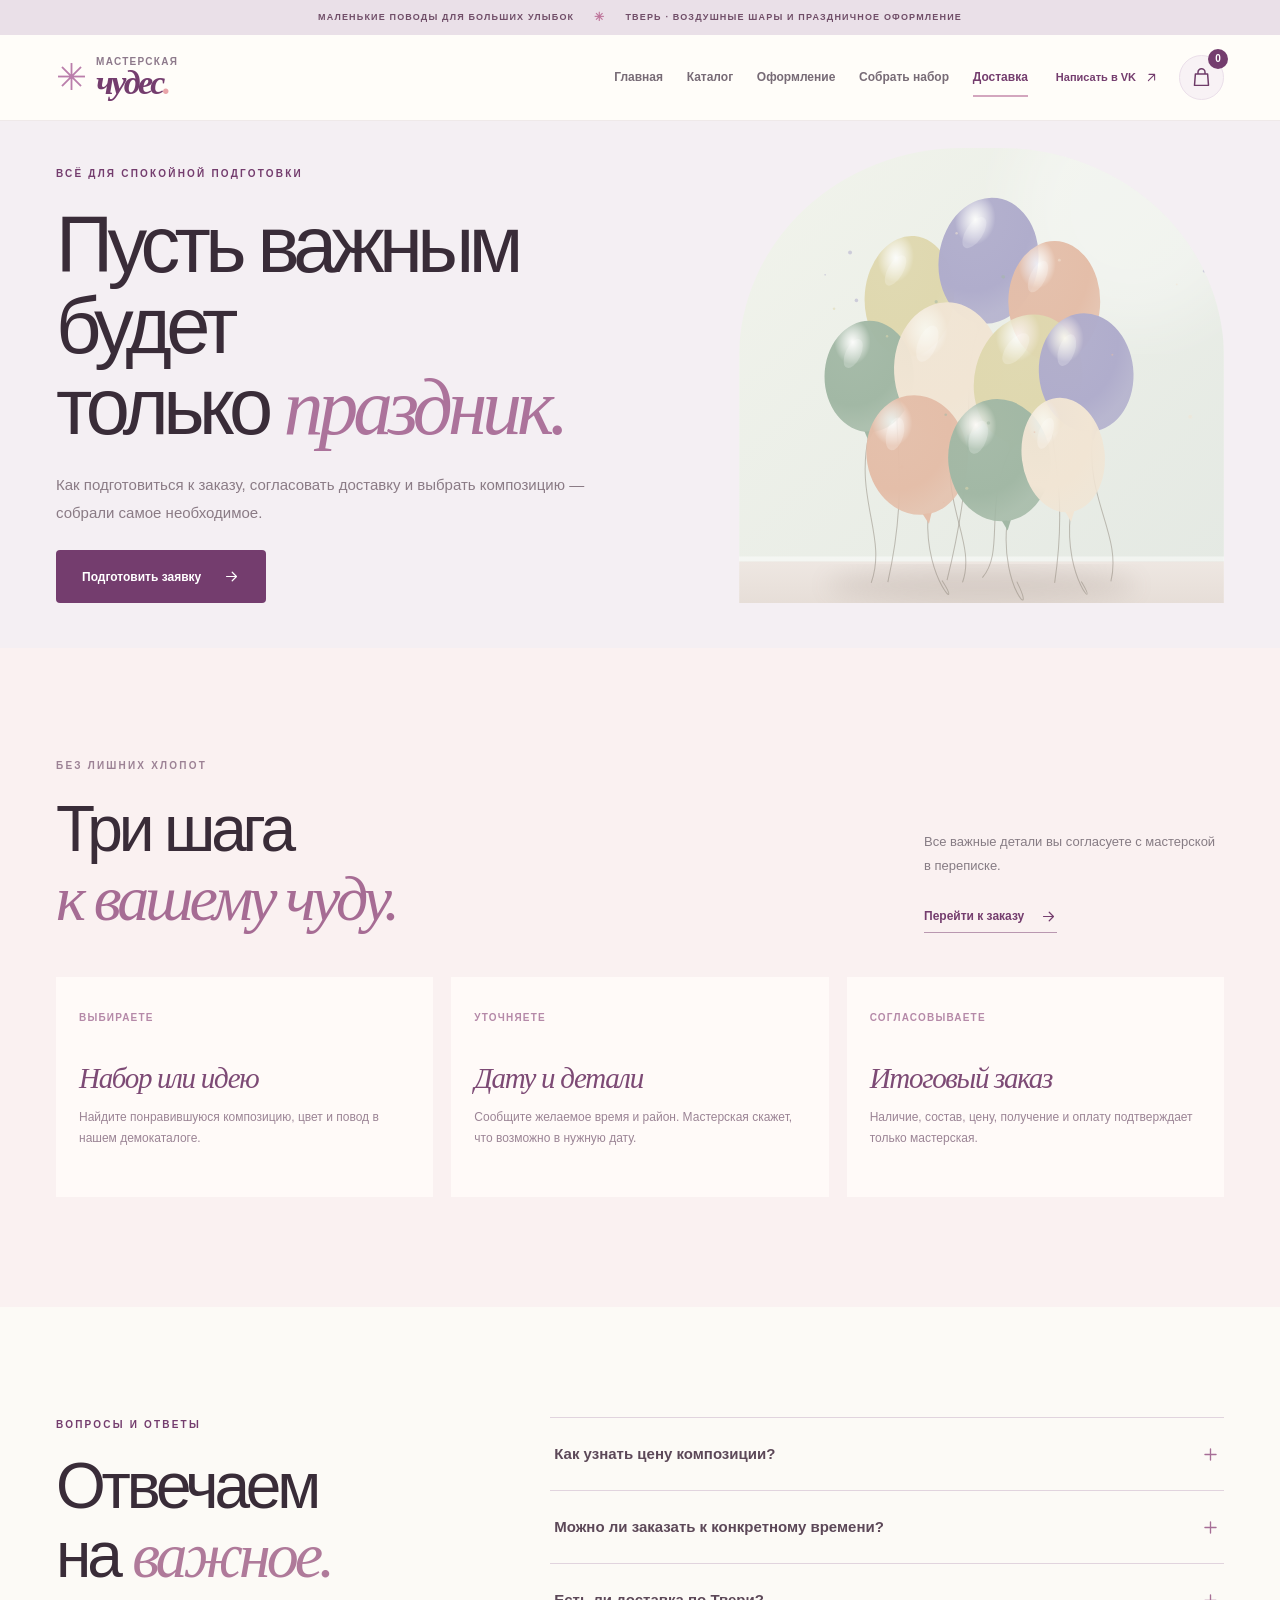
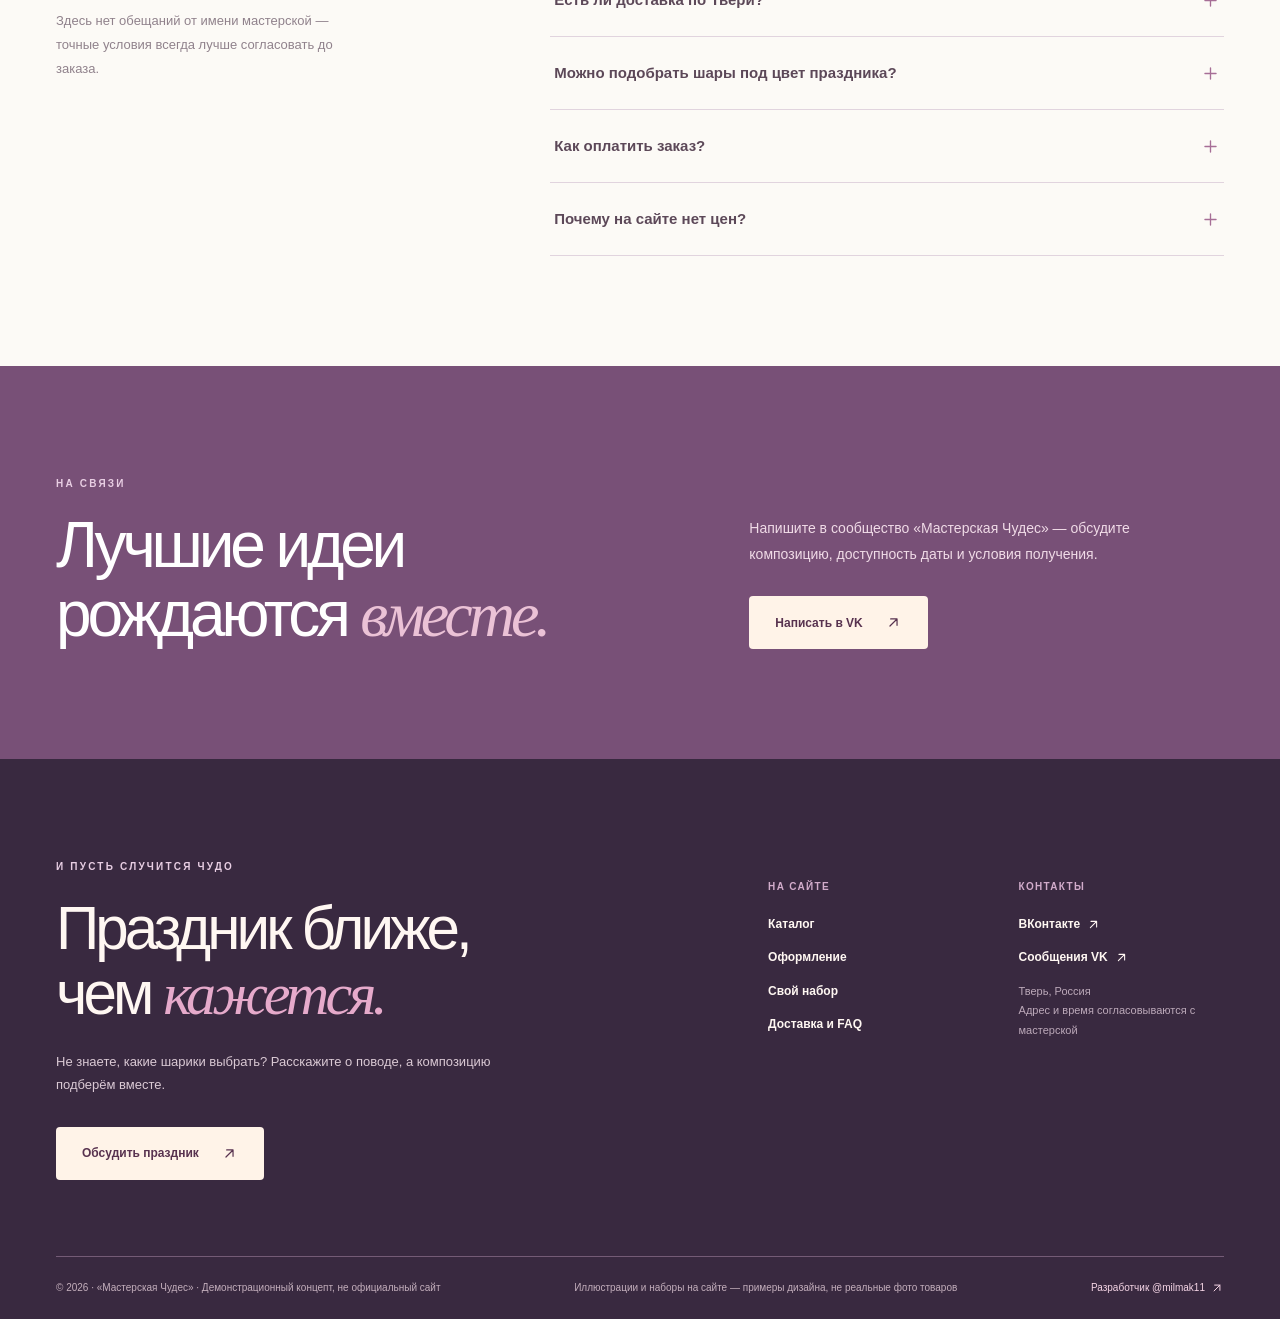
<file: preview-delivery-offline.html>
<!DOCTYPE html><html lang="ru"><head><meta charset="UTF-8"><meta name="viewport" content="width=device-width,initial-scale=1"><meta name="theme-color" content="#7C426E"><meta name="robots" content="noindex,nofollow"><meta name="description" content="Условия заказа и доставки уточняются в мастерской. Заранее подготовьте адрес, дату, время и состав композиции."><title>Доставка и вопросы — Мастерская Чудес</title><link rel="icon" type="image/svg+xml" href="[data-uri]"><style>:root{--milk:#fcfaf6;--paper:#fffdf9;--lav:#f3eff5;--lilac:#e2d6e9;--plum:#743d6e;--dark:#302635;--ink:#392c38;--muted:#867c84;--line:#eee8e9;--pink:#f9eee9;--peach:#f3d2c1;--sand:#f4eee7;--serif:Georgia,'Times New Roman',serif;--sans:'Inter',-apple-system,BlinkMacSystemFont,'Segoe UI',sans-serif;--ease:cubic-bezier(.22,1,.36,1)}
*{box-sizing:border-box}html{scroll-behavior:smooth}body{margin:0;background:var(--milk);color:var(--ink);font-family:var(--sans);font-size:14px;line-height:1.6;overflow-x:hidden;-webkit-font-smoothing:antialiased}body.lock{overflow:hidden}img{display:block;max-width:100%}button,input,textarea,select{font:inherit}button{cursor:pointer}button:disabled{opacity:.5;cursor:not-allowed}a{text-decoration:none;color:inherit}h1,h2,h3,p{margin:0}h1,h2,h3{font-weight:520}em{font-family:var(--serif);font-weight:400;font-style:italic;letter-spacing:-.063em}::selection{background:#e2bfd1;color:#49334a}:focus-visible{outline:3px solid #a95689;outline-offset:3px}main{overflow:hidden}.wrap{width:min(1400px,calc(100% - 112px));margin:0 auto}.ico{display:block;width:19px;height:19px;flex:none}.eyebrow{font-size:10px;text-transform:uppercase;letter-spacing:.22em;font-weight:800;color:#9c8295;display:flex;align-items:center;gap:13px}.eyebrow-plum{color:var(--plum)}.eyebrow-light{color:#e8cee3}.dot{display:inline-block;width:7px;height:7px;border-radius:100%;background:#d78aab}.section{padding:110px 0}.section-pink{background:#faf1f1}h1{font-size:clamp(65px,7.3vw,122px);line-height:1.02;letter-spacing:-.071em}h2{font-size:clamp(46px,5vw,78px);line-height:1.07;letter-spacing:-.065em}h3{letter-spacing:-.045em}.btn{display:inline-flex;align-items:center;justify-content:center;gap:22px;font-size:12px;font-weight:760;padding:17px 25px;border-radius:4px;border:1px solid transparent;white-space:nowrap;transition:transform .35s var(--ease),background .25s,color .25s;line-height:1.35}.btn:hover{transform:translateY(-3px)}.btn .ico{width:17px;height:17px}.btn-plum{background:var(--plum);color:white}.btn-plum:hover{background:#955a8a}.btn-milk{background:#fff3e8;color:#58324f}.btn-milk:hover{background:white}.btn-outline{border-color:#d9c9d8;color:var(--plum);background:transparent}.btn-outline:hover{background:#f2e6ee}.btn-wide{width:100%}.underlink{display:inline-flex;align-items:center;gap:16px;font-size:12px;font-weight:800;color:var(--plum);padding:9px 0 6px;border-bottom:1px solid #b998b0;transition:gap .3s var(--ease)}.underlink:hover{gap:23px}.underlink .ico{width:17px;height:17px}.sect-title{display:flex;justify-content:space-between;align-items:end;gap:48px;margin-bottom:44px}.sect-title .eyebrow{margin-bottom:21px}.sect-title h2{max-width:850px}.sect-title h2 em{color:#a66c94}.title-side{max-width:300px;flex-shrink:0;display:flex;flex-direction:column;align-items:start;gap:20px}.title-side p{font-size:13px;color:var(--muted);line-height:1.85}
/* nav */
.announce{height:35px;display:flex;align-items:center;justify-content:center;gap:20px;background:#eae0e8;text-transform:uppercase;font-size:9px;font-weight:720;letter-spacing:.13em;color:#704e68}.announce span{font-size:12px;color:#be769b}.header{height:86px;background:#fffdfaf2;position:relative;z-index:60;border-bottom:1px solid #efe9e9}.headbar{height:100%;display:flex;align-items:center;gap:28px}.brand{display:flex;align-items:center;gap:9px;flex-shrink:0}.brand-star{color:#ba7eab;font-size:37px;line-height:1}.brand-words{display:flex;flex-direction:column;align-items:start;gap:0}.brand-words b{font-size:10px;font-weight:750;letter-spacing:.13em;text-transform:uppercase;color:#8d798b;line-height:1.2}.brand-words strong{font-family:var(--serif);font-size:34px;font-style:italic;letter-spacing:-.075em;line-height:.9;font-weight:650;color:var(--plum)}.brand-words strong span{color:#e9a4a9}.navbar{display:flex;margin-left:auto;gap:clamp(14px,1.85vw,32px);align-items:center}.navlink{font-size:12px;font-weight:670;color:#776b76;transition:color .2s;white-space:nowrap;position:relative}.navlink.current,.navlink:hover{color:var(--plum)}.navlink.current:after{content:'';position:absolute;left:0;right:0;bottom:-10px;height:2px;background:#d3a6be}.header-right{display:flex;align-items:center;gap:20px}.vk-mini{font-weight:780;font-size:11px;color:var(--plum);display:flex;align-items:center;gap:8px;white-space:nowrap}.vk-mini .ico{width:15px;height:15px}.bag-btn{position:relative;width:45px;height:45px;border-radius:50%;border:1px solid #ebdfea;background:#f8f2f5;color:#6e3b68;display:grid;place-items:center}.bag-btn .ico{width:21px;height:21px}.bag-btn span{position:absolute;right:-5px;top:-7px;display:grid;place-items:center;min-width:20px;height:20px;padding:0 3px;border-radius:50%;background:var(--plum);color:white;font-size:10px;font-weight:800}.menu-btn{display:none;border:0;background:none;padding:10px;color:var(--plum)}.mobile-nav{display:none}
/* hero */
.hero{background:linear-gradient(118deg,#fcf9f5 0%,#fffdf9 52%,#f7eaed 100%)}.hero-grid{display:grid;grid-template-columns:.96fr 1.04fr;align-items:center;gap:65px;min-height:640px;padding-top:43px;padding-bottom:52px}.hero-content{padding:32px 0 24px}.hero-content h1{margin:30px 0 30px;white-space:nowrap}.hero-content h1 em{color:#ac739b}.hero-content>p{font-size:16px;max-width:445px;line-height:1.87;color:#837681}.hero-actions{display:flex;gap:28px;flex-wrap:wrap;align-items:center;margin-top:34px}.hero-small{border-top:1px solid #e7dfe0;margin-top:68px;padding-top:25px;display:flex;align-items:center;gap:18px;font-size:10px;font-weight:650;color:#897b86;line-height:1.6}.sparkle-mark{font-size:34px;color:#c388a9}.small-rule{height:22px;width:1px;background:#d7c7d1;margin:0 4px}.hero-art{position:relative;min-height:592px;border-radius:46% 46% 4px 4px;background:#f8e7e5;overflow:hidden;isolation:isolate}.hero-art:after{position:absolute;content:'';inset:0;border:1px solid #ffffff87;border-radius:inherit;pointer-events:none}.hero-art>img{width:100%;height:100%;position:absolute;object-fit:cover;object-position:50% 50%;transition:transform .9s var(--ease)}.hero-art:hover>img{transform:scale(1.045)}.art-corner{position:absolute;top:37px;left:37px;z-index:2;font-size:9px;letter-spacing:.15em;font-weight:770;color:#76606a}.art-corner span{font-size:15px;margin-left:8px}.art-sticker{position:absolute;bottom:55px;left:23px;z-index:3;background:#fff9eeed;padding:21px 29px 17px;transform:rotate(-9deg);box-shadow:0 13px 40px #654e4834;display:flex;flex-direction:column;line-height:1.2;color:#774568}.art-sticker>span{font-size:11px}.art-sticker strong{font-family:var(--serif);font-weight:500;font-size:33px;font-style:italic;line-height:1.2}.art-sticker i{font-style:normal;position:absolute;color:#d28daf;font-size:23px;right:12px;top:10px}.art-disclaimer{position:absolute;bottom:15px;right:20px;z-index:2;color:#886b7d;font-size:9px}.ticker{background:#7c4d75;color:#fff7f4;height:66px;overflow:hidden}.ticker-line{height:100%;display:flex;justify-content:space-between;align-items:center;gap:24px;font-weight:780;font-size:10px;letter-spacing:.15em;white-space:nowrap}.ticker-line span{flex-shrink:0}
/* occasions */
.occasion-grid{display:grid;grid-template-columns:1.28fr 1fr 1fr;gap:16px;grid-auto-rows:440px}.occasion-card{position:relative;background:#e8dce1;overflow:hidden;display:flex;align-items:flex-end;isolation:isolate}.occasion-card:after{content:'';position:absolute;inset:0;background:linear-gradient(to top,#49303cbf,transparent 70%);z-index:-1}.occasion-card img{position:absolute;inset:0;width:100%;height:100%;object-fit:cover;z-index:-2;transition:transform .8s var(--ease)}.occasion-card:hover img{transform:scale(1.07)}.occasion-card>div{position:relative;z-index:2;padding:27px;width:100%;color:white}.occasion-card>div>span{font-weight:780;letter-spacing:.17em;font-size:9px}.occasion-card h3{font:italic 37px/1.2 var(--serif);letter-spacing:-.05em;margin-top:11px}.occasion-card p{font-size:11px;color:#fff1f1;margin-top:7px}.round-arr{display:grid;place-items:center;position:absolute;right:24px;bottom:30px;width:38px;height:38px;border-radius:50%;border:1px solid #ffffffa6;color:#fff}.round-arr svg{height:18px;width:18px}.occ-large h3{font-size:47px}
/* products */
.product-grid{display:grid;grid-template-columns:repeat(4,minmax(0,1fr));gap:18px}.product-card{min-width:0;background:#fffdf9;position:relative;display:flex;flex-direction:column}.product-card .prod-img{position:relative;aspect-ratio:4/4.5;overflow:hidden;background:#f1eaf1;cursor:pointer;border:0;padding:0;text-align:left}.prod-img img{height:100%;width:100%;object-fit:cover;transition:transform .75s var(--ease)}.product-card:hover .prod-img img{transform:scale(1.06)}.prod-tag{position:absolute;top:14px;left:14px;padding:7px 10px;color:#83536e;background:#fffaf3df;font-size:9px;font-weight:820;letter-spacing:.07em}.prod-info{padding:20px 19px 17px;display:flex;flex-direction:column;flex:1}.prod-info .mini-label{color:#b38c9c;text-transform:uppercase;letter-spacing:.13em;font-size:9px;font-weight:800}.prod-info h3{font:italic 26px/1.18 var(--serif);letter-spacing:-.04em;margin:8px 0 7px;color:#613b57}.prod-info>p{font-size:11px;line-height:1.65;color:#8e818d;flex:1}.prod-bottom{display:flex;align-items:center;justify-content:space-between;gap:8px;border-top:1px solid #ede6e8;margin-top:19px;padding-top:12px}.prod-bottom>span{font-size:10px;font-weight:770;color:#76536d}.add-btn{border:0;width:34px;height:34px;background:var(--plum);color:white;display:grid;place-items:center;border-radius:50%;transition:transform .22s,background .22s}.add-btn:hover{transform:scale(1.08);background:#985781}.add-btn .ico{width:16px;height:16px}.catalog-hint{font-size:10px;color:#aa9da6;margin-top:28px}
/* customization */
.customize-section{background:#f4edf3}.customize-grid{display:grid;grid-template-columns:1.04fr .96fr;gap:96px;align-items:center}.customize-media{position:relative;max-height:575px;min-height:520px;overflow:hidden;background:#f2dfeb;border-radius:47% 47% 2px 2px}.customize-media img{height:100%;width:100%;object-fit:cover;position:absolute;inset:0}.media-caption{position:absolute;bottom:23px;left:22px;padding:9px 13px;background:#fff9f5e8;font-family:var(--serif);font-style:italic;font-size:16px;color:#7f5674;transform:rotate(-5deg)}.customize-copy h2{margin:25px 0 25px}.customize-copy h2 em{color:#ab769a}.customize-copy>p{font-size:15px;line-height:1.85;max-width:440px;color:#8c7e8a}.customize-steps{display:grid;grid-template-columns:repeat(3,1fr);gap:12px;margin:36px 0}.customize-steps div{border-top:1px solid #d6c7d6;padding-top:13px;display:flex;flex-direction:column;gap:7px}.customize-steps span{color:#b983ac;font-size:21px}.customize-steps strong{font-size:13px}.customize-steps small{font-size:10px;color:#9e8c99;line-height:1.5}
.moments-section{background:#fffdf9}.moments-grid{display:grid;grid-template-columns:1fr 1fr;gap:20px}.moment-card{position:relative;min-height:590px;background:#f2e6eb;overflow:hidden;display:flex;flex-direction:column;justify-content:flex-end}.moment-card img{position:absolute;inset:0;height:100%;width:100%;object-fit:cover;transition:transform .7s var(--ease)}.moment-card:hover img{transform:scale(1.045)}.moment-card:after{content:'';position:absolute;inset:0;background:linear-gradient(to top,#2f233aa8,transparent 72%)}.moment-card>div{position:relative;z-index:2;color:#fff;padding:31px}.moment-card>div>span{font-size:10px;font-weight:800;letter-spacing:.16em}.moment-card h3{font:italic 40px var(--serif);margin:13px 0 5px}.moment-card p{color:#efe5ee;font-size:12px}.moment-card .ico{position:absolute;right:31px;bottom:36px}.how-section{background:#f9f0ed}.how-grid{display:grid;grid-template-columns:.85fr 1.15fr;gap:85px}.how-grid h2{margin:20px 0 22px}.how-grid h2 em{color:#af7a95}.how-grid>div>p{font-size:13px;line-height:1.9;max-width:355px;color:#8c7d87}.how-steps{border-top:1px solid #ded0d5}.how-steps>div{position:relative;padding:30px 42px 28px 0;display:grid;grid-template-columns:160px 1fr;gap:20px;border-bottom:1px solid #ded0d5}.how-steps b{font:italic 26px var(--serif)}.how-steps span{font-size:13px;color:#8e7b88;line-height:1.8}.how-steps i{position:absolute;right:5px;top:25px;font-size:22px;font-style:normal;color:#c69cbb}
/* internal page hero */
.page-hero{background:#f9f1f1;overflow:hidden}.ph-grid{min-height:455px;display:grid;grid-template-columns:1.12fr .88fr;align-items:center;gap:65px}.ph-grid>div{padding:45px 0}.page-hero h1{font-size:clamp(61px,6.2vw,96px);margin:23px 0}.page-hero h1 em{color:#ac739b}.page-hero p{font-size:15px;line-height:1.85;color:#8a7b85;max-width:550px;margin-bottom:24px}.ph-grid>img{height:455px;width:100%;object-fit:cover;object-position:center 35%;align-self:stretch;border-radius:46% 46% 0 0;margin-top:27px}.page-hero-catalog{background:#f6edf5}.catalog-section{background:#fffdf9;padding-top:65px}.catalog-toolbar{display:flex;justify-content:space-between;gap:20px;align-items:center;margin-bottom:29px}.filterbar{display:flex;flex-wrap:wrap;gap:8px}.filterchip{border:1px solid #e4d4e2;background:#f7f1f4;color:#835e77;font-size:11px;font-weight:720;padding:11px 14px;border-radius:50px;transition:background .2s,color .2s}.filterchip:hover,.filterchip.on{background:var(--plum);border-color:var(--plum);color:white}.toolbar-count{white-space:nowrap;color:#a195a0;font-size:11px}.mini-banner{background:#7a4c73;color:white}.mini-banner-inner{display:flex;align-items:center;justify-content:space-between;gap:30px;padding:55px 0}.mini-banner-inner h2{font-size:clamp(35px,3.7vw,52px);margin-top:15px}.mini-banner-inner h2 em{color:#edc5d8}.product-dialog{padding:0;border:0;width:min(860px,calc(100% - 20px));max-height:90vh;box-shadow:0 30px 100px #38243688;background:#fffaf7;color:var(--ink);overflow-y:auto;position:fixed}.product-dialog::backdrop{background:#322536b3;backdrop-filter:blur(6px)}.dialog-x{position:sticky;float:right;top:14px;z-index:12;margin:14px 14px -57px 0;border:0;background:#fff8f4;color:var(--plum);width:42px;height:42px;border-radius:50%;display:grid;place-items:center}.dialog-content{display:grid;grid-template-columns:1fr 1fr;min-height:430px}.dialog-content>img{height:100%;width:100%;max-height:600px;object-fit:cover}.dialog-details{padding:70px 38px 35px}.dialog-details h2{font:italic 45px/1.15 var(--serif);letter-spacing:-.05em;color:#684164;margin:18px 0}.dialog-details p{color:#81727e;font-size:13px;line-height:1.85}.dialog-details .dialog-tags{display:flex;gap:9px;flex-wrap:wrap;margin:24px 0}.dialog-details .dialog-tags span{padding:9px 11px;background:#f4edf2;font-size:10px;font-weight:710;color:#785878}.dialog-details .btn{margin-top:12px}
/* decor */
.decor-hero{background:#f9f2f1}.decor-cards{display:grid;grid-template-columns:repeat(3,1fr);gap:20px}.decor-card{background:#fffaf7}.decor-card img{width:100%;height:350px;object-fit:cover}.decor-card>div{padding:26px 24px 28px}.decor-card h3{font:italic 30px var(--serif);color:#704f6c;margin:12px 0 10px}.decor-card p{font-size:12px;color:#8b7e87;line-height:1.75}.decor-form-banner{background:var(--plum);color:white}.two-cols,.contact-grid{display:grid;grid-template-columns:1fr .8fr;gap:100px;align-items:end}.two-cols h2,.contact-grid h2{margin-top:19px}.two-cols h2 em,.contact-grid h2 em{color:#ebc2d6}.two-cols p,.contact-grid p{font-size:14px;line-height:1.85;color:#f0dbe7;max-width:410px;margin-bottom:28px}
/* creator */
.create-header{background:#f8f0f1}.create-header>.wrap{padding:75px 0 55px}.create-header h1{font-size:clamp(58px,6.4vw,104px)}.create-header h1 em{color:#b0749c}.create-header p{max-width:550px;font-size:14px;color:#897b84;line-height:1.85;margin-top:22px}.create-section{background:#fffdf9;padding-top:54px}.creator-grid{display:grid;grid-template-columns:1.12fr .88fr;gap:54px;align-items:start}.creator-main{display:flex;flex-direction:column;gap:20px}.form-panel{padding:34px;background:#fbf5f4}.numbered{margin-bottom:27px}.numbered>span{font-size:10px;letter-spacing:.15em;color:#ab799a;font-weight:820}.numbered h2{font-size:clamp(27px,3vw,39px);margin-top:7px}.palette-choices{display:grid;grid-template-columns:repeat(3,minmax(0,1fr));gap:11px}.palette-choices label{cursor:pointer;display:flex;align-items:center;gap:12px;padding:13px 9px;background:#fffdfa;border:1px solid #e9dce5;position:relative;min-width:0;font-size:11px;font-weight:720}.palette-choices label:has(input:checked){border-color:#b282a5;box-shadow:inset 0 0 0 1px #b282a5}.palette-choices input{position:absolute;opacity:0;width:1px;height:1px}.palette-color{width:29px;height:29px;border-radius:50%;background:var(--color);flex-shrink:0;box-shadow:inset 4px 6px 12px #fff8}.creator-field{display:flex;flex-direction:column;gap:9px;margin:17px 0}.creator-field label{font-size:11px;font-weight:760;color:#685365}.creator-field input,.creator-field textarea,.creator-field select{padding:15px 13px;min-height:50px;background:#fffdfa;color:#564357;border:1px solid #e6d9e1;border-radius:3px;max-width:100%;width:100%;outline:0}.creator-field input:focus,.creator-field textarea:focus,.creator-field select:focus{border-color:#ad79a2}.creator-field textarea{resize:vertical;line-height:1.65}.form-double{display:grid;grid-template-columns:1fr 1fr;gap:20px}.field-note{font-size:10px;color:#9a8694;line-height:1.6}.creator-sidebar{position:sticky;top:18px}.creator-sticky{background:#f4eaf0}.preview-art{height:355px;position:relative;background:#efdfeb;overflow:hidden}.preview-art img{height:100%;width:100%;object-fit:cover;object-position:50% 33%}.preview-eyebrow{position:absolute;z-index:2;top:20px;left:22px;background:#fff7f3e0;padding:8px 10px;color:#835a7a;font-size:9px;font-weight:790;letter-spacing:.1em}.preview-flower{position:absolute;bottom:20px;right:25px;font-size:45px;color:#fff4e5}.creator-summary{padding:30px}.creator-summary h3{font:normal 35px/1.1 var(--serif);letter-spacing:-.05em;color:#6a4666;margin-bottom:24px}.creator-summary h3 em{color:#bb839b}.summary-line{padding:10px 0;border-top:1px solid #e2d3dc;display:flex;justify-content:space-between;gap:12px;font-size:11px}.summary-line span{color:#967f91}.summary-line strong{color:#6e4d67;font-weight:740;text-align:right;max-width:60%}.request-box{width:100%;resize:vertical;border:1px solid #ddcdd9;background:#fffaf8;padding:13px;margin:20px 0 12px;min-height:130px;font-size:11px;line-height:1.58;color:#6c5366}.creator-summary .btn{margin-bottom:10px}.preview-note{font-size:10px;color:#988596;line-height:1.7;margin-top:10px}
/* delivery */
.delivery-hero{background:#f4eff3}.steps{display:grid;grid-template-columns:repeat(3,1fr);gap:18px}.steps>div{padding:28px 23px;background:#fffaf8;min-height:220px}.steps span{font-size:10px;font-weight:820;letter-spacing:.12em;text-transform:uppercase;color:#b589a8}.steps h3{font:italic 29px var(--serif);margin:34px 0 12px;color:#7d4a75}.steps p{font-size:12px;line-height:1.8;color:#9b8495}.faq-grid{display:grid;grid-template-columns:.75fr 1.25fr;gap:90px}.faq-grid h2{margin:19px 0}.faq-grid h2 em{color:#af7a9a}.faq-grid>div>p{font-size:13px;line-height:1.85;color:#90828c;max-width:310px}.faq{border-top:1px solid #e1d4de}.faq details{padding:0 4px;border-bottom:1px solid #e1d4de}.faq summary{cursor:pointer;list-style:none;display:flex;justify-content:space-between;align-items:center;gap:15px;padding:24px 0;font-size:15px;font-weight:650;color:#5c4858}.faq summary::-webkit-details-marker{display:none}.faq summary .ico{color:#a66e96;transition:transform .25s}.faq details[open] summary .ico{transform:rotate(45deg)}.faq details p{padding:0 0 24px;font-size:13px;color:#92808e;line-height:1.8}.contacts-banner{background:#785077;color:white}
/* footer */
.footer{background:#392940;color:#fff7f2;padding-top:100px}.foot-top{display:grid;grid-template-columns:1.13fr .87fr;gap:120px;padding-bottom:76px}.foot-top h2{font-size:clamp(48px,4.7vw,78px);margin:22px 0 24px}.foot-top h2 em{color:#e6aacb}.foot-top>div:first-child>p{font-size:13px;color:#dac9d4;line-height:1.8;max-width:460px;margin-bottom:30px}.foot-links{display:grid;grid-template-columns:1fr 1fr;gap:45px;padding-top:20px}.foot-links>div{display:flex;flex-direction:column;gap:14px;align-items:start}.foot-links span{font-size:10px;letter-spacing:.13em;font-weight:810;color:#d2accb;text-transform:uppercase;margin-bottom:6px}.foot-links a{font-size:12px;font-weight:660;display:flex;align-items:center;gap:6px}.foot-links a:hover{color:#f0b9d3}.foot-links a .ico{height:15px;width:15px}.foot-links p{font-size:11px;line-height:1.8;color:#bca9b9}.foot-bottom{border-top:1px solid #745b76;padding:23px 0;display:flex;align-items:center;justify-content:space-between;gap:15px;flex-wrap:wrap;font-size:10px;color:#c3aebb}.foot-bottom a{color:#f6d6e6;display:flex;align-items:center;gap:5px}.foot-bottom .ico{width:14px;height:14px}
/* overlay cart */
.scrim{position:fixed;inset:0;background:#2b1c31a6;z-index:120;backdrop-filter:blur(4px)}.scrim[hidden]{display:none}.drawer{position:fixed;right:0;top:0;bottom:0;z-index:121;width:min(470px,100%);background:#fffbf8;box-shadow:-30px 0 80px #24192933;display:flex;flex-direction:column;transform:translateX(105%);visibility:hidden;transition:transform .36s var(--ease),visibility .36s}.drawer.open{transform:none;visibility:visible}.drawer-head{padding:28px 26px 22px;border-bottom:1px solid #ede1e8;display:flex;justify-content:space-between;align-items:start;gap:15px}.drawer-head h3{font:italic 37px var(--serif);color:#6f4b68;margin-top:9px}.drawer-head h3 span{font:700 14px var(--sans);color:#ac7a9f}.close-btn{width:41px;height:41px;border-radius:50%;display:grid;place-items:center;background:#f3e8ef;border:0;color:var(--plum)}.drawer-items{overflow-y:auto;flex:1;padding:19px 22px}.empty-bag{min-height:240px;display:flex;flex-direction:column;align-items:center;justify-content:center;text-align:center;gap:12px;color:#8f7d8a}.empty-bag .ico{height:43px;width:43px;color:#ac89a6}.empty-bag strong{font:italic 28px var(--serif);color:#754e6b}.empty-bag p{font-size:12px;max-width:260px}.cart-item{display:flex;gap:13px;padding:12px 0;border-bottom:1px solid #ede3e9}.cart-item img{width:93px;height:100px;object-fit:cover;flex-shrink:0}.cart-item-content{flex:1;min-width:0}.cart-item h4{font:italic 21px var(--serif);margin:4px 0;color:#6c4a65}.cart-item .meta{color:#ab8fa4;font-size:10px}.qty{display:flex;align-items:center;gap:11px;margin-top:11px}.qty button{height:24px;width:24px;border:1px solid #e8d6e1;background:white;color:var(--plum);display:grid;place-items:center}.qty .ico{width:13px;height:13px}.qty span{font-size:12px;font-weight:720}.cart-item .remove{font-size:10px;color:#a9789b;border:0;background:transparent;margin-left:auto;text-decoration:underline}.drawer-foot{padding:20px 24px 26px;border-top:1px solid #ece2e9}.drawer-foot p{font-size:11px;color:#91818b;line-height:1.6;margin-bottom:15px}.toast{position:fixed;bottom:26px;right:25px;background:#6a4165;color:white;box-shadow:0 12px 30px #38283f44;z-index:500;padding:13px 20px;font-size:12px;font-weight:700;opacity:0;transform:translateY(15px);transition:opacity .25s,transform .25s;pointer-events:none}.toast.show{opacity:1;transform:none}
@media(max-width:1240px){.wrap{width:calc(100% - 76px)}.headbar{gap:18px}.navbar{gap:18px}.header-right{gap:12px}.hero-grid{gap:38px}.hero-content h1{font-size:clamp(61px,6.8vw,93px)}.hero-art{min-height:540px}.hero-small{margin-top:48px}.occasion-grid{grid-auto-rows:370px}.customize-grid{gap:50px}.moments-grid .moment-card{min-height:510px}.foot-top{gap:55px}}
@media(max-width:1010px){.navbar,.vk-mini{display:none}.header-right{margin-left:auto}.menu-btn{display:grid;place-items:center}.header{height:76px}.mobile-nav{position:absolute;top:76px;left:0;right:0;background:#fffcf9;padding:15px 38px 30px;box-shadow:0 20px 28px #3a203826;flex-direction:column}.mobile-nav.open{display:flex}.mobile-nav a{border-bottom:1px solid #ede3ea;padding:14px 0;font-size:15px;font-weight:700;display:flex;align-items:center;justify-content:space-between}.hero-grid{grid-template-columns:1.05fr .95fr;gap:24px;min-height:545px}.hero-content h1{font-size:clamp(54px,6.65vw,78px)}.hero-content>p{font-size:13px}.hero-art{min-height:500px}.hero-small{display:none}.occasion-grid{grid-template-columns:repeat(3,1fr);grid-auto-rows:340px}.occ-large h3{font-size:35px}.occasion-card h3{font-size:29px}.product-grid{grid-template-columns:repeat(3,minmax(0,1fr))}.customize-grid{grid-template-columns:1fr 1fr;gap:33px}.customize-media{min-height:475px}.customize-copy h2{font-size:clamp(43px,4.9vw,58px)}.customize-steps{margin:25px 0}.customize-steps span{font-size:18px}.customize-steps small{font-size:9px}.ph-grid{gap:25px}.page-hero h1{font-size:clamp(54px,6vw,75px)}.creator-grid{gap:25px}.palette-choices{grid-template-columns:1fr 1fr}.faq-grid{gap:50px}}
@media(max-width:740px){.wrap{width:calc(100% - 38px)}.announce{height:32px;font-size:8px;gap:9px;letter-spacing:.04em}.announce span{display:none}.header{height:72px}.brand-words strong{font-size:30px}.brand-star{font-size:31px}.mobile-nav{top:72px;padding:12px 20px 26px}.section{padding:74px 0}.sect-title{flex-direction:column;align-items:start;gap:15px;margin-bottom:27px}.sect-title .eyebrow{margin-bottom:12px}.sect-title h2{font-size:clamp(42px,8.5vw,64px)}.title-side{max-width:500px;gap:8px}.title-side p{font-size:12px}h2{font-size:clamp(43px,8vw,62px)}.hero-grid{grid-template-columns:1fr;gap:28px;min-height:0;padding-top:52px;padding-bottom:28px}.hero-content{padding:0}.hero-content h1{font-size:clamp(66px,12vw,91px);margin:21px 0}.hero-content>p{max-width:525px;font-size:14px}.hero-actions{margin-top:26px;gap:22px}.hero-art{min-height:455px}.hero-art>img{object-position:50% 42%}.art-corner{top:26px;left:25px}.art-sticker{bottom:43px;left:17px}.ticker{height:53px}.ticker-line{gap:21px;justify-content:start;font-size:9px}.occasion-grid{grid-template-columns:1fr 1fr;grid-template-rows:325px 280px;gap:10px}.occasion-card.occ-large{grid-column:span 2}.occasion-card h3{font-size:29px}.occ-large h3{font-size:39px}.occasion-card>div{padding:18px}.round-arr{bottom:20px;right:17px;width:31px;height:31px}.product-grid{grid-template-columns:1fr 1fr;gap:13px}.prod-info{padding:15px 13px}.prod-info h3{font-size:23px}.prod-info>p{font-size:10px}.prod-bottom>span{font-size:9px}.customize-grid{grid-template-columns:1fr;gap:36px}.customize-media{min-height:360px;max-height:500px}.customize-media img{object-position:50% 36%}.customize-copy h2{margin:17px 0}.customize-copy>p{font-size:13px}.customize-steps{gap:9px}.customize-steps small{font-size:10px}.moments-grid{gap:12px}.moment-card{min-height:360px!important}.moment-card>div{padding:17px}.moment-card h3{font-size:29px}.moment-card p{font-size:10px}.moment-card .ico{right:16px;bottom:19px;width:17px;height:17px}.how-grid{grid-template-columns:1fr;gap:24px}.how-grid h2{margin:15px 0}.how-grid>div>p{max-width:580px}.how-steps>div{grid-template-columns:145px 1fr}.page-hero .ph-grid{grid-template-columns:1fr;gap:20px}.ph-grid{min-height:0}.ph-grid>div{padding:66px 0 0}.ph-grid>img{height:300px;margin-top:0;border-radius:45% 45% 0 0;object-position:center 40%}.page-hero h1{font-size:clamp(56px,9vw,77px)}.page-hero p{font-size:13px}.catalog-section{padding-top:37px}.catalog-toolbar{flex-direction:column;align-items:start}.filterbar{gap:6px}.filterchip{padding:10px 12px}.dialog-content{grid-template-columns:1fr}.dialog-content>img{max-height:315px}.dialog-details{padding:24px}.dialog-details h2{font-size:36px}.decor-cards{grid-template-columns:1fr 1fr;gap:12px}.decor-card img{height:270px}.decor-card>div{padding:20px}.decor-card h3{font-size:25px}.decor-cards .decor-card:last-child{grid-column:span 2;display:flex}.decor-cards .decor-card:last-child img{width:50%;height:270px}.decor-cards .decor-card:last-child>div{display:flex;flex-direction:column;justify-content:center}.two-cols,.contact-grid{grid-template-columns:1fr;gap:20px;align-items:start}.mini-banner-inner{flex-direction:column;align-items:start}.mini-banner-inner h2{font-size:40px}.create-header>.wrap{padding:57px 0 45px}.create-header h1{font-size:clamp(56px,9vw,74px)}.creator-grid{grid-template-columns:1fr}.creator-sidebar{position:static}.creator-sticky{display:grid;grid-template-columns:.85fr 1.15fr}.preview-art{height:100%}.creator-summary{padding:20px}.faq-grid{grid-template-columns:1fr;gap:24px}.steps{gap:10px}.steps>div{padding:20px 15px}.steps h3{font-size:23px}.foot-top{grid-template-columns:1fr;gap:35px}.footer{padding-top:68px}.foot-links{gap:20px;padding-top:0}.foot-bottom{align-items:start;justify-content:start;flex-direction:column}}
@media(max-width:490px){.wrap{width:calc(100% - 30px)}.announce{font-size:7px}.brand-star{font-size:28px}.brand-words b{font-size:8px}.brand-words strong{font-size:27px}.header-right{gap:8px}.bag-btn{width:40px;height:40px}.bag-btn .ico{height:19px;width:19px}.hero-grid{padding-top:37px}.hero-content h1{font-size:clamp(54px,12.2vw,70px);white-space:normal}.hero-content>p{font-size:13px}.hero-actions{flex-direction:column;align-items:start}.hero-actions .btn{width:100%}.hero-art{min-height:365px}.art-corner{font-size:8px;left:19px}.art-sticker{transform:rotate(-9deg) scale(.77);transform-origin:bottom left;bottom:27px;left:12px}.art-disclaimer{font-size:7px;right:10px}.occasion-grid{grid-template-rows:280px 240px}.occ-large h3{font-size:35px}.occasion-card h3{font-size:23px}.occasion-card>div>span{font-size:8px}.round-arr{display:none}.prod-info h3{font-size:21px}.prod-tag{font-size:8px;padding:6px}.product-card .prod-img{aspect-ratio:4/4.7}.prod-info>p{font-size:10px}.product-grid{gap:10px}.customize-media{min-height:315px}.customize-steps small{font-size:9px}.moments-grid{grid-template-columns:1fr}.moment-card{min-height:340px!important}.moment-card h3{font-size:30px}.how-steps>div{grid-template-columns:120px 1fr;gap:12px;padding-right:27px}.how-steps b{font-size:23px}.how-steps span{font-size:11px}.how-steps i{font-size:15px}.page-hero h1{font-size:clamp(49px,10vw,62px)}.ph-grid>img{height:250px}.create-header h1{font-size:clamp(47px,10vw,63px)}.form-panel{padding:23px 16px}.numbered h2{font-size:28px}.palette-choices{grid-template-columns:1fr 1fr;gap:7px}.palette-choices label{font-size:10px;gap:7px;padding:10px 7px}.palette-color{height:25px;width:25px}.form-double{grid-template-columns:1fr;gap:0}.creator-sticky{grid-template-columns:1fr}.preview-art{height:280px}.creator-summary{padding:23px}.decor-cards{grid-template-columns:1fr}.decor-card img{height:300px}.decor-cards .decor-card:last-child{grid-column:span 1;display:block}.decor-cards .decor-card:last-child img{width:100%;height:300px}.steps{grid-template-columns:1fr}.steps>div{min-height:0}.steps h3{margin-top:14px}.faq summary{font-size:13px}.footer{padding-top:57px}.foot-top h2{font-size:43px}.foot-links{grid-template-columns:1fr 1fr}.foot-bottom{gap:9px;padding-bottom:32px}.mini-banner-inner h2{font-size:36px}.btn{padding:16px 19px}.toast{left:16px;right:16px;bottom:16px}}
@media(max-width:355px){.brand-words strong{font-size:23px}.brand-star{font-size:25px}.announce{letter-spacing:0}.hero-content h1{font-size:48px}.hero-art{min-height:310px}.prod-info h3{font-size:19px}.prod-tag{max-width:90%;line-height:1.2}.occasion-grid{grid-template-rows:250px 208px}.occasion-card h3{font-size:20px}.palette-choices label{font-size:9px}.page-hero h1{font-size:46px}.create-header h1{font-size:46px}}
@media(prefers-reduced-motion:reduce){*,*:before,*:after{scroll-behavior:auto!important;transition:none!important;animation:none!important}}
</style></head><body data-page="delivery"><div class="announce">Маленькие поводы для больших улыбок <span>✳</span> Тверь · Воздушные шары и праздничное оформление</div><header class="header"><div class="wrap headbar"><a class="brand" href="index.html" aria-label="Мастерская Чудес — на главную"><span class="brand-star">✳</span><span class="brand-words"><b>мастерская</b><strong>чудес<span>.</span></strong></span></a><nav class="navbar" aria-label="Основная навигация"><a href="index.html" class="navlink ">Главная</a><a href="catalog.html" class="navlink ">Каталог</a><a href="decor.html" class="navlink ">Оформление</a><a href="create.html" class="navlink ">Собрать набор</a><a href="delivery.html" class="navlink current">Доставка</a></nav><div class="header-right"><a class="vk-mini" href="https://vk.me/sharik69" target="_blank" rel="noopener">Написать в VK <svg class="ico" viewBox="0 0 24 24" fill="none" stroke="currentColor" stroke-width="1.7" stroke-linecap="round" stroke-linejoin="round" aria-hidden="true"><path d="M7 17 17 7M8 7h9v9"/></svg></a><button type="button" class="bag-btn" id="bagOpen" aria-label="Открыть подборку товаров"><svg class="ico" viewBox="0 0 24 24" fill="none" stroke="currentColor" stroke-width="1.7" stroke-linecap="round" stroke-linejoin="round" aria-hidden="true"><path d="M5 8h14l1 13H4L5 8Zm3 0V6a4 4 0 0 1 8 0v2"/></svg><span id="bagCount">0</span></button><button type="button" id="menuToggle" class="menu-btn" aria-label="Открыть меню" aria-expanded="false"><svg class="ico" viewBox="0 0 24 24" fill="none" stroke="currentColor" stroke-width="1.7" stroke-linecap="round" stroke-linejoin="round" aria-hidden="true"><path d="M4 7h16M4 12h16M4 17h16"/></svg></button></div></div><nav class="mobile-nav" id="mobileNav" aria-label="Мобильная навигация"><a href="index.html" class="navlink ">Главная</a><a href="catalog.html" class="navlink ">Каталог</a><a href="decor.html" class="navlink ">Оформление</a><a href="create.html" class="navlink ">Собрать набор</a><a href="delivery.html" class="navlink current">Доставка</a><a href="https://vk.me/sharik69" target="_blank" rel="noopener">Написать мастерской <svg class="ico" viewBox="0 0 24 24" fill="none" stroke="currentColor" stroke-width="1.7" stroke-linecap="round" stroke-linejoin="round" aria-hidden="true"><path d="M7 17 17 7M8 7h9v9"/></svg></a></nav></header><main><section class="page-hero delivery-hero"><div class="wrap ph-grid"><div><div class="eyebrow eyebrow-plum">Всё для спокойной подготовки</div><h1>Пусть важным будет<br>только <em>праздник.</em></h1><p>Как подготовиться к заказу, согласовать доставку и выбрать композицию — собрали самое необходимое.</p><a href="create.html" class="btn btn-plum">Подготовить заявку <svg class="ico" viewBox="0 0 24 24" fill="none" stroke="currentColor" stroke-width="1.7" stroke-linecap="round" stroke-linejoin="round" aria-hidden="true"><path d="M5 12h14m-6-6 6 6-6 6"/></svg></a></div><img src="[data-uri]" alt="Иллюстрация праздничного букета в природных тонах"></div></section><section class="section section-pink"><div class="wrap"><div class="sect-title"><div><div class="eyebrow">Без лишних хлопот</div><h2>Три шага<br><em>к вашему чуду.</em></h2></div><div class="title-side"><p>Все важные детали вы согласуете с мастерской в переписке.</p><a class="underlink" href="create.html">Перейти к заказу <svg class="ico" viewBox="0 0 24 24" fill="none" stroke="currentColor" stroke-width="1.7" stroke-linecap="round" stroke-linejoin="round" aria-hidden="true"><path d="M5 12h14m-6-6 6 6-6 6"/></svg></a></div></div><div class="steps"><div><span>Выбираете</span><h3>Набор или идею</h3><p>Найдите понравившуюся композицию, цвет и повод в нашем демокаталоге.</p></div><div><span>Уточняете</span><h3>Дату и детали</h3><p>Сообщите желаемое время и район. Мастерская скажет, что возможно в нужную дату.</p></div><div><span>Согласовываете</span><h3>Итоговый заказ</h3><p>Наличие, состав, цену, получение и оплату подтверждает только мастерская.</p></div></div></div></section><section class="section"><div class="wrap faq-grid"><div><div class="eyebrow eyebrow-plum">Вопросы и ответы</div><h2>Отвечаем<br>на <em>важное.</em></h2><p>Здесь нет обещаний от имени мастерской — точные условия всегда лучше согласовать до заказа.</p></div><div class="faq"><details><summary>Как узнать цену композиции? <svg class="ico" viewBox="0 0 24 24" fill="none" stroke="currentColor" stroke-width="1.7" stroke-linecap="round" stroke-linejoin="round" aria-hidden="true"><path d="M12 5v14M5 12h14"/></svg></summary><p>Выберите пример в каталоге или соберите свой набор, затем отправьте заявку в VK. Итоговая стоимость зависит от состава, размера, наполнения и других деталей.</p></details><details><summary>Можно ли заказать к конкретному времени? <svg class="ico" viewBox="0 0 24 24" fill="none" stroke="currentColor" stroke-width="1.7" stroke-linecap="round" stroke-linejoin="round" aria-hidden="true"><path d="M12 5v14M5 12h14"/></svg></summary><p>Укажите желаемую дату и время в форме. Мастерская подтвердит доступность времени в ответном сообщении; заполнение формы не резервирует интервал.</p></details><details><summary>Есть ли доставка по Твери? <svg class="ico" viewBox="0 0 24 24" fill="none" stroke="currentColor" stroke-width="1.7" stroke-linecap="round" stroke-linejoin="round" aria-hidden="true"><path d="M12 5v14M5 12h14"/></svg></summary><p>Возможность доставки, её стоимость и район обслуживания нужно уточнить напрямую у мастерской. Контакт доступен в VK.</p></details><details><summary>Можно подобрать шары под цвет праздника? <svg class="ico" viewBox="0 0 24 24" fill="none" stroke="currentColor" stroke-width="1.7" stroke-linecap="round" stroke-linejoin="round" aria-hidden="true"><path d="M12 5v14M5 12h14"/></svg></summary><p>Конструктор позволяет указать желаемую палитру. Доступные цвета, материалы и варианты композиции мастерская уточнит отдельно.</p></details><details><summary>Как оплатить заказ? <svg class="ico" viewBox="0 0 24 24" fill="none" stroke="currentColor" stroke-width="1.7" stroke-linecap="round" stroke-linejoin="round" aria-hidden="true"><path d="M12 5v14M5 12h14"/></svg></summary><p>Оплата на демонстрационном сайте не принимается. Способ и условия оплаты согласуйте с мастерской до подтверждения заказа.</p></details><details><summary>Почему на сайте нет цен? <svg class="ico" viewBox="0 0 24 24" fill="none" stroke="currentColor" stroke-width="1.7" stroke-linecap="round" stroke-linejoin="round" aria-hidden="true"><path d="M12 5v14M5 12h14"/></svg></summary><p>Это независимый демонстрационный проект. Без официального актуального прайса мы не показываем непроверенные суммы.</p></details></div></div></section><section class="section contacts-banner"><div class="wrap contact-grid"><div><div class="eyebrow eyebrow-light">На связи</div><h2>Лучшие идеи<br>рождаются <em>вместе.</em></h2></div><div><p>Напишите в сообщество «Мастерская Чудес» — обсудите композицию, доступность даты и условия получения.</p><a class="btn btn-milk" href="https://vk.me/sharik69" target="_blank" rel="noopener">Написать в VK <svg class="ico" viewBox="0 0 24 24" fill="none" stroke="currentColor" stroke-width="1.7" stroke-linecap="round" stroke-linejoin="round" aria-hidden="true"><path d="M7 17 17 7M8 7h9v9"/></svg></a></div></div></section></main><footer class="footer"><div class="wrap"><div class="foot-top"><div><div class="eyebrow eyebrow-light">И пусть случится чудо</div><h2>Праздник ближе,<br>чем <em>кажется.</em></h2><p>Не знаете, какие шарики выбрать? Расскажите о поводе, а композицию подберём вместе.</p><a href="https://vk.me/sharik69" target="_blank" rel="noopener" class="btn btn-milk">Обсудить праздник <svg class="ico" viewBox="0 0 24 24" fill="none" stroke="currentColor" stroke-width="1.7" stroke-linecap="round" stroke-linejoin="round" aria-hidden="true"><path d="M7 17 17 7M8 7h9v9"/></svg></a></div><div class="foot-links"><div><span>На сайте</span><a href="catalog.html">Каталог</a><a href="decor.html">Оформление</a><a href="create.html">Свой набор</a><a href="delivery.html">Доставка и FAQ</a></div><div><span>Контакты</span><a href="https://vk.com/sharik69" target="_blank" rel="noopener">ВКонтакте <svg class="ico" viewBox="0 0 24 24" fill="none" stroke="currentColor" stroke-width="1.7" stroke-linecap="round" stroke-linejoin="round" aria-hidden="true"><path d="M7 17 17 7M8 7h9v9"/></svg></a><a href="https://vk.me/sharik69" target="_blank" rel="noopener">Сообщения VK <svg class="ico" viewBox="0 0 24 24" fill="none" stroke="currentColor" stroke-width="1.7" stroke-linecap="round" stroke-linejoin="round" aria-hidden="true"><path d="M7 17 17 7M8 7h9v9"/></svg></a><p>Тверь, Россия<br>Адрес и время согласовываются с мастерской</p></div></div></div><div class="foot-bottom"><span>© 2026 · «Мастерская Чудес» · Демонстрационный концепт, не официальный сайт</span><span>Иллюстрации и наборы на сайте — примеры дизайна, не реальные фото товаров</span><a href="https://t.me/milmak11" target="_blank" rel="noopener">Разработчик @milmak11 <svg class="ico" viewBox="0 0 24 24" fill="none" stroke="currentColor" stroke-width="1.7" stroke-linecap="round" stroke-linejoin="round" aria-hidden="true"><path d="M7 17 17 7M8 7h9v9"/></svg></a></div></div></footer><div class="scrim" id="cartScrim" hidden></div><aside class="drawer" id="cartDrawer" role="dialog" aria-modal="true" aria-label="Моя подборка" aria-hidden="true"><div class="drawer-head"><div><span class="eyebrow">Для вашего праздника</span><h3>Моя подборка <span id="drawerCount">0</span></h3></div><button type="button" class="close-btn" id="bagClose" aria-label="Закрыть подборку"><svg class="ico" viewBox="0 0 24 24" fill="none" stroke="currentColor" stroke-width="1.7" stroke-linecap="round" stroke-linejoin="round" aria-hidden="true"><path d="M5 5l14 14M19 5 5 19"/></svg></button></div><div class="drawer-items" id="drawerItems"></div><div class="drawer-foot"><p>Стоимость и наличие подтвердит мастерская после обращения.</p><a href="create.html#checkout" class="btn btn-plum btn-wide" id="checkoutBtn">Оформить запрос <svg class="ico" viewBox="0 0 24 24" fill="none" stroke="currentColor" stroke-width="1.7" stroke-linecap="round" stroke-linejoin="round" aria-hidden="true"><path d="M5 12h14m-6-6 6 6-6 6"/></svg></a></div></aside><div class="toast" id="toast" role="status" aria-live="polite"></div><script>window.PRODUCTS = [
{"id":"blush","name":"Маленькое большое счастье","category":"birthday","kind":"bouquet","pal":"rose","count":"7–11 шаров","tag":"Нежный акцент","text":"Лёгкий букет в пастельных тонах для тёплого поздравления."},
{"id":"golden","name":"Золотой момент","category":"birthday","kind":"number","pal":"gold","count":"Цифра и шары","tag":"На день рождения","text":"Воздушная композиция с большой цифрой и оттенками шампани."},
{"id":"cloud","name":"На седьмом небе","category":"baby","kind":"bouquet","pal":"blue","count":"7–11 шаров","tag":"На выписку","text":"Нежно-голубая палитра для встречи самого важного гостя."},
{"id":"heart","name":"Сердце говорит","category":"love","kind":"heart","pal":"rose","count":"Сердца и шары","tag":"Для любимых","text":"Несколько слов любви без единого слова."},
{"id":"arch","name":"Персиковое настроение","category":"decor","kind":"arch","pal":"peach","count":"Оформление зоны","tag":"Для фотозоны","text":"Объёмная органическая гирлянда для вашего события."},
{"id":"star","name":"Звёздная история","category":"kids","kind":"star","pal":"bright","count":"Звёзды и шары","tag":"Детский праздник","text":"Яркая композиция для улыбок и счастливых фотографий."},
{"id":"natural","name":"Тихая радость","category":"birthday","kind":"bouquet","pal":"sage","count":"7–11 шаров","tag":"Трендовая палитра","text":"Спокойные природные оттенки для стильного праздника."},
{"id":"monochrome","name":"Важная дата","category":"birthday","kind":"number","pal":"black","count":"Цифра и шары","tag":"На юбилей","text":"Контрастная композиция с крупной цифрой и металликом."},
{"id":"lilac","name":"Лавандовые мечты","category":"love","kind":"bubble","pal":"lilac","count":"Bubble и шары","tag":"Особенный момент","text":"Невесомые оттенки лаванды и большой прозрачный шар."},
{"id":"baby","name":"Первые объятия","category":"baby","kind":"star","pal":"cream","count":"Звёзды и шары","tag":"Малышу и маме","text":"Тёплая и мягкая композиция для первых семейных фото."},
{"id":"color","name":"Праздник в цвете","category":"kids","kind":"bouquet","pal":"bright","count":"7–11 шаров","tag":"Яркое настроение","text":"Праздничная палитра без повода для грусти."},
{"id":"celebration","name":"Чудо начинается здесь","category":"decor","kind":"arch","pal":"lilac","count":"Оформление зоны","tag":"Фотозона","text":"Мягкая арка и праздничное настроение для особенного дня."}
];
</script><script>window.ART_DATA={"blush":"[data-uri]","baby":"[data-uri]","monochrome":"[data-uri]","hero":"[data-uri]","arch":"[data-uri]","star":"[data-uri]","hero-second":"[data-uri]","cloud":"[data-uri]","celebration":"[data-uri]","natural":"[data-uri]","heart":"[data-uri]","golden":"[data-uri]","color":"[data-uri]","lilac":"[data-uri]"};
(()=>{'use strict';
const P=window.PRODUCTS||[];const $=(s,r=document)=>r.querySelector(s),$$=(s,r=document)=>[...r.querySelectorAll(s)];const esc=v=>String(v??'').replace(/[&<>"']/g,c=>({'&':'&amp;','<':'&lt;','>':'&gt;','"':'&quot;',"'":'&#39;'}[c]));const art=id=>window.ART_DATA?.[id]||'assets/art/'+id+'.svg';
const ico={plus:'<svg class="ico" viewBox="0 0 24 24" fill="none" stroke="currentColor" stroke-width="1.8"><path d="M12 5v14M5 12h14"/></svg>',minus:'<svg class="ico" viewBox="0 0 24 24" fill="none" stroke="currentColor" stroke-width="1.8"><path d="M5 12h14"/></svg>',up:'<svg class="ico" viewBox="0 0 24 24" fill="none" stroke="currentColor" stroke-width="1.8"><path d="M7 17 17 7M8 7h9v9"/></svg>',arrow:'<svg class="ico" viewBox="0 0 24 24" fill="none" stroke="currentColor" stroke-width="1.8"><path d="M5 12h14m-6-6 6 6-6 6"/></svg>'};
let cart=[];try{const saved=JSON.parse(localStorage.getItem('chudesa_cart_v1')||'[]');if(Array.isArray(saved))cart=saved.filter(x=>x&&P.some(p=>p.id===x.id)&&Number.isInteger(x.qty)&&x.qty>=1&&x.qty<=50)}catch(e){};
const save=()=>{try{localStorage.setItem('chudesa_cart_v1',JSON.stringify(cart))}catch(e){}renderCart();renderPreview()};
let toastTimer;function toast(s){const el=$('#toast');if(!el)return;el.textContent=s;el.classList.add('show');clearTimeout(toastTimer);toastTimer=setTimeout(()=>el.classList.remove('show'),3300)}
const menu=$('#mobileNav'),menuToggle=$('#menuToggle');menuToggle?.addEventListener('click',()=>{let open=menu.classList.toggle('open');menuToggle.setAttribute('aria-expanded',String(open));menuToggle.setAttribute('aria-label',open?'Закрыть меню':'Открыть меню')});$$('.mobile-nav a').forEach(a=>a.addEventListener('click',()=>menu?.classList.remove('open')));
function card(p){return `<article class="product-card"><button type="button" class="prod-img" data-product="${esc(p.id)}" aria-label="Подробнее: ${esc(p.name)}"><img src="${art(p.id)}" alt="Авторская иллюстрация: ${esc(p.name)}" loading="lazy"><span class="prod-tag">${esc(p.tag)}</span></button><div class="prod-info"><div class="mini-label">${esc(p.count)}</div><h3>${esc(p.name)}</h3><p>${esc(p.text)}</p><div class="prod-bottom"><span>Стоимость по запросу</span><button type="button" class="add-btn" data-add="${esc(p.id)}" aria-label="Добавить ${esc(p.name)} в подборку">${ico.plus}</button></div></div></article>`}
const featured=$('#featuredProducts');if(featured)featured.innerHTML=[P[0],P[1],P[2],P[4]].map(card).join('');
let cat='all';const all=$('#allProducts'),cats=$$('#catalogFilters [data-category]'),search=new URLSearchParams(location.search);if(cats.length){const v=search.get('category');if(['all','birthday','baby','love','kids','decor'].includes(v))cat=v}
function paintCatalog(){if(!all)return;const list=P.filter(x=>cat==='all'||x.category===cat);all.innerHTML=list.map(card).join('');$('#resultsCount').textContent=`${list.length} ${list.length===1?'вариант':list.length>1&&list.length<5?'варианта':'вариантов'}`;cats.forEach(b=>{let on=b.dataset.category===cat;b.classList.toggle('on',on);b.setAttribute('aria-pressed',String(on))})}paintCatalog();cats.forEach(b=>b.addEventListener('click',()=>{cat=b.dataset.category;paintCatalog();(location.protocol==='http:'||location.protocol==='https:')&&history.replaceState(null,'','catalog.html'+(cat==='all'?'':'?category='+cat))}));
const dialog=$('#productDialog');function openProduct(id){const p=P.find(x=>x.id===id);if(!p)return;if(!dialog){location.href='catalog.html?product='+encodeURIComponent(id);return}$('#productDialogBody').innerHTML=`<div class="dialog-content"><img src="${art(p.id)}" alt="Эскиз композиции ${esc(p.name)}"><div class="dialog-details"><div class="eyebrow eyebrow-plum">Идея для праздника</div><h2>${esc(p.name)}</h2><p>${esc(p.text)}</p><div class="dialog-tags"><span>${esc(p.count)}</span><span>${esc(p.tag)}</span><span>Стоимость уточняется</span></div><button class="btn btn-plum btn-wide" type="button" data-add="${esc(p.id)}">Добавить в подборку ${ico.plus}</button><p style="margin-top:22px;font-size:11px">Изображение — демонстрационный эскиз, не фото товара. Состав, наличие и цену уточняйте у мастерской.</p></div></div>`;dialog.showModal();document.body.classList.add('lock')}
function closeDialog(){if(dialog?.open)dialog.close()}dialog?.addEventListener('close',()=>document.body.classList.remove('lock'));dialog?.addEventListener('click',e=>{if(e.target===dialog)closeDialog()});if(dialog&&search.get('product')&&P.find(x=>x.id===search.get('product')))openProduct(search.get('product'));
function addProduct(id){const p=P.find(x=>x.id===id);if(!p)return;const found=cart.find(x=>x.id===id);if(found)found.qty=Math.min(50,found.qty+1);else cart.push({id,qty:1});save();toast('«'+p.name+'» добавлен в подборку')}
document.addEventListener('click',e=>{const add=e.target.closest('[data-add]');if(add){addProduct(add.dataset.add);return}const prod=e.target.closest('[data-product]');if(prod){openProduct(prod.dataset.product);return}if(e.target.closest('[data-dialog-close]'))closeDialog();const inc=e.target.closest('[data-qty]');if(inc){const x=cart.find(v=>v.id===inc.dataset.qty);if(x){x.qty+=Number(inc.dataset.step);if(x.qty<=0)cart=cart.filter(v=>v!==x);else x.qty=Math.min(50,x.qty);save()}return}const del=e.target.closest('[data-remove]');if(del){cart=cart.filter(x=>x.id!==del.dataset.remove);save()}});
const scrim=$('#cartScrim'),drawer=$('#cartDrawer');let wasFocus=null;function showBag(){wasFocus=document.activeElement;scrim.hidden=false;drawer.classList.add('open');drawer.setAttribute('aria-hidden','false');document.body.classList.add('lock');$('#bagClose')?.focus()}function hideBag(){scrim.hidden=true;drawer.classList.remove('open');drawer.setAttribute('aria-hidden','true');document.body.classList.remove('lock');wasFocus?.focus?.()}$('#bagOpen')?.addEventListener('click',showBag);$('#bagClose')?.addEventListener('click',hideBag);scrim?.addEventListener('click',hideBag);document.addEventListener('keydown',e=>{if(e.key==='Escape'){if(drawer.classList.contains('open'))hideBag();else if(dialog?.open)closeDialog();else menu?.classList.remove('open')}});$('#checkoutBtn')?.addEventListener('click',hideBag);
function renderCart(){const count=cart.reduce((s,x)=>s+x.qty,0);$('#bagCount').textContent=count;$('#drawerCount').textContent=count;const wrap=$('#drawerItems');if(!wrap)return;if(!cart.length){wrap.innerHTML=`<div class="empty-bag"><svg class="ico" viewBox="0 0 24 24" fill="none" stroke="currentColor" stroke-width="1.3"><path d="M5 8h14l1 13H4L5 8Zm3 0V6a4 4 0 0 1 8 0v2"/></svg><strong>Пока здесь тихо...</strong><p>Добавьте понравившиеся композиции из каталога — все они соберутся в одной заявке.</p><a class="underlink" href="catalog.html">Выбрать шарики ${ico.arrow}</a></div>`;return}wrap.innerHTML=cart.map(it=>{const p=P.find(x=>x.id===it.id);return `<div class="cart-item"><img src="${art(p.id)}" alt="${esc(p.name)}"><div class="cart-item-content"><span class="meta">${esc(p.count)}</span><h4>${esc(p.name)}</h4><div class="qty"><button type="button" data-qty="${esc(it.id)}" data-step="-1" aria-label="Уменьшить количество">${ico.minus}</button><span>${it.qty}</span><button type="button" data-qty="${esc(it.id)}" data-step="1" aria-label="Увеличить количество">${ico.plus}</button><button type="button" class="remove" data-remove="${esc(it.id)}">Убрать</button></div></div></div>`}).join('')}
renderCart();
const date=$('#deliveryDate'),current=()=>new Date().toLocaleDateString('en-CA');if(date){const today=new Date(),y=today.getFullYear(),m=String(today.getMonth()+1).padStart(2,'0'),d=String(today.getDate()).padStart(2,'0');date.min=`${y}-${m}-${d}`;}
const field=id=>$('#'+id)?.value?.trim()||'',choose=name=>$(`input[name="${name}"]:checked`)?.value||'';
const imageByColor={'Пудровая роза':'blush','Лаванда':'lilac','Нежный голубой':'cloud','Шампань':'golden','Яркий микс':'color','Природные тона':'natural'};
if($('#occasion')){const t=search.get('type');if(t&&[...$('#occasion').options].some(o=>o.value===t))$('#occasion').value=t}
function request(){if(!$('#requestCopy'))return '';const dt=field('deliveryDate');const human=dt?dt.split('-').reverse().join('.'): 'ещё не выбрана';const picked=cart.map(it=>{const p=P.find(x=>x.id===it.id);return `${p.name} — ${it.qty} шт.`});return ['Здравствуйте! Хочу уточнить возможность заказа воздушных шаров.','',`Повод: ${field('occasion')}`,`Желаемая палитра: ${choose('palette')}`,`Ориентировочно шаров: ${field('balloonCount')}`,`Акцент: ${field('extraBalloon')}`,field('inscription')?`Надпись/возраст: ${field('inscription')}`:null,field('wishes')?`Пожелания: ${field('wishes')}`:null,'',`Желаемая дата: ${human}`,`Время: ${field('deliveryTime')||'согласуем'}`,`Получение: ${field('deliveryMethod')}`,field('deliveryArea')?`Район/ориентир: ${field('deliveryArea')}`:null,picked.length?'':null,picked.length?'Понравившиеся композиции из демокаталога:':null,...picked.map(x=>'• '+x),'','Подскажите, пожалуйста, доступность композиции, итоговую стоимость и условия доставки.'].filter(x=>x!==null).join('\n')}
function renderPreview(){if(!$('#requestCopy'))return;const col=choose('palette');$('#creatorImage').src=art(imageByColor[col]||'blush');$('#creatorColor').textContent=col;$('#creatorOccasion').textContent=field('occasion');const date=field('deliveryDate');$('#creatorDate').textContent=date?date.split('-').reverse().join('.'):'Не выбрана';const count=cart.reduce((s,x)=>s+x.qty,0);$('#creatorCart').textContent=count+' шт.';$('#requestCopy').value=request()}
$$('.creator-main input,.creator-main select,.creator-main textarea').forEach(input=>{input.addEventListener('input',renderPreview);input.addEventListener('change',renderPreview)});renderPreview();
async function copy(text){if(navigator.clipboard?.writeText){try{await navigator.clipboard.writeText(text);return true}catch(e){}}const el=document.createElement('textarea');el.value=text;el.style.cssText='position:fixed;left:-9999px';document.body.appendChild(el);el.focus();el.select();let ok=false;try{ok=document.execCommand('copy')}catch(e){}el.remove();return ok}
$('#copyRequest')?.addEventListener('click',async()=>{const dt=field('deliveryDate');if(dt&&dt<date.min){toast('Выберите сегодняшнюю или будущую дату');return}const ok=await copy(request());if(ok)toast('Заявка скопирована — вставьте её в сообщения VK');else{const el=$('#requestCopy');el.focus();el.select();toast('Текст выделен — скопируйте его вручную')}});
})();
</script></body></html>
</file>
<file: assets/style.css>
:root{--milk:#fcfaf6;--paper:#fffdf9;--lav:#f3eff5;--lilac:#e2d6e9;--plum:#743d6e;--dark:#302635;--ink:#392c38;--muted:#867c84;--line:#eee8e9;--pink:#f9eee9;--peach:#f3d2c1;--sand:#f4eee7;--serif:Georgia,'Times New Roman',serif;--sans:'Inter',-apple-system,BlinkMacSystemFont,'Segoe UI',sans-serif;--ease:cubic-bezier(.22,1,.36,1)}
*{box-sizing:border-box}html{scroll-behavior:smooth}body{margin:0;background:var(--milk);color:var(--ink);font-family:var(--sans);font-size:14px;line-height:1.6;overflow-x:hidden;-webkit-font-smoothing:antialiased}body.lock{overflow:hidden}img{display:block;max-width:100%}button,input,textarea,select{font:inherit}button{cursor:pointer}button:disabled{opacity:.5;cursor:not-allowed}a{text-decoration:none;color:inherit}h1,h2,h3,p{margin:0}h1,h2,h3{font-weight:520}em{font-family:var(--serif);font-weight:400;font-style:italic;letter-spacing:-.063em}::selection{background:#e2bfd1;color:#49334a}:focus-visible{outline:3px solid #a95689;outline-offset:3px}main{overflow:hidden}.wrap{width:min(1400px,calc(100% - 112px));margin:0 auto}.ico{display:block;width:19px;height:19px;flex:none}.eyebrow{font-size:10px;text-transform:uppercase;letter-spacing:.22em;font-weight:800;color:#9c8295;display:flex;align-items:center;gap:13px}.eyebrow-plum{color:var(--plum)}.eyebrow-light{color:#e8cee3}.dot{display:inline-block;width:7px;height:7px;border-radius:100%;background:#d78aab}.section{padding:110px 0}.section-pink{background:#faf1f1}h1{font-size:clamp(65px,7.3vw,122px);line-height:1.02;letter-spacing:-.071em}h2{font-size:clamp(46px,5vw,78px);line-height:1.07;letter-spacing:-.065em}h3{letter-spacing:-.045em}.btn{display:inline-flex;align-items:center;justify-content:center;gap:22px;font-size:12px;font-weight:760;padding:17px 25px;border-radius:4px;border:1px solid transparent;white-space:nowrap;transition:transform .35s var(--ease),background .25s,color .25s;line-height:1.35}.btn:hover{transform:translateY(-3px)}.btn .ico{width:17px;height:17px}.btn-plum{background:var(--plum);color:white}.btn-plum:hover{background:#955a8a}.btn-milk{background:#fff3e8;color:#58324f}.btn-milk:hover{background:white}.btn-outline{border-color:#d9c9d8;color:var(--plum);background:transparent}.btn-outline:hover{background:#f2e6ee}.btn-wide{width:100%}.underlink{display:inline-flex;align-items:center;gap:16px;font-size:12px;font-weight:800;color:var(--plum);padding:9px 0 6px;border-bottom:1px solid #b998b0;transition:gap .3s var(--ease)}.underlink:hover{gap:23px}.underlink .ico{width:17px;height:17px}.sect-title{display:flex;justify-content:space-between;align-items:end;gap:48px;margin-bottom:44px}.sect-title .eyebrow{margin-bottom:21px}.sect-title h2{max-width:850px}.sect-title h2 em{color:#a66c94}.title-side{max-width:300px;flex-shrink:0;display:flex;flex-direction:column;align-items:start;gap:20px}.title-side p{font-size:13px;color:var(--muted);line-height:1.85}
/* nav */
.announce{height:35px;display:flex;align-items:center;justify-content:center;gap:20px;background:#eae0e8;text-transform:uppercase;font-size:9px;font-weight:720;letter-spacing:.13em;color:#704e68}.announce span{font-size:12px;color:#be769b}.header{height:86px;background:#fffdfaf2;position:relative;z-index:60;border-bottom:1px solid #efe9e9}.headbar{height:100%;display:flex;align-items:center;gap:28px}.brand{display:flex;align-items:center;gap:9px;flex-shrink:0}.brand-star{color:#ba7eab;font-size:37px;line-height:1}.brand-words{display:flex;flex-direction:column;align-items:start;gap:0}.brand-words b{font-size:10px;font-weight:750;letter-spacing:.13em;text-transform:uppercase;color:#8d798b;line-height:1.2}.brand-words strong{font-family:var(--serif);font-size:34px;font-style:italic;letter-spacing:-.075em;line-height:.9;font-weight:650;color:var(--plum)}.brand-words strong span{color:#e9a4a9}.navbar{display:flex;margin-left:auto;gap:clamp(14px,1.85vw,32px);align-items:center}.navlink{font-size:12px;font-weight:670;color:#776b76;transition:color .2s;white-space:nowrap;position:relative}.navlink.current,.navlink:hover{color:var(--plum)}.navlink.current:after{content:'';position:absolute;left:0;right:0;bottom:-10px;height:2px;background:#d3a6be}.header-right{display:flex;align-items:center;gap:20px}.vk-mini{font-weight:780;font-size:11px;color:var(--plum);display:flex;align-items:center;gap:8px;white-space:nowrap}.vk-mini .ico{width:15px;height:15px}.bag-btn{position:relative;width:45px;height:45px;border-radius:50%;border:1px solid #ebdfea;background:#f8f2f5;color:#6e3b68;display:grid;place-items:center}.bag-btn .ico{width:21px;height:21px}.bag-btn span{position:absolute;right:-5px;top:-7px;display:grid;place-items:center;min-width:20px;height:20px;padding:0 3px;border-radius:50%;background:var(--plum);color:white;font-size:10px;font-weight:800}.menu-btn{display:none;border:0;background:none;padding:10px;color:var(--plum)}.mobile-nav{display:none}
/* hero */
.hero{background:linear-gradient(118deg,#fcf9f5 0%,#fffdf9 52%,#f7eaed 100%)}.hero-grid{display:grid;grid-template-columns:.96fr 1.04fr;align-items:center;gap:65px;min-height:640px;padding-top:43px;padding-bottom:52px}.hero-content{padding:32px 0 24px}.hero-content h1{margin:30px 0 30px;white-space:nowrap}.hero-content h1 em{color:#ac739b}.hero-content>p{font-size:16px;max-width:445px;line-height:1.87;color:#837681}.hero-actions{display:flex;gap:28px;flex-wrap:wrap;align-items:center;margin-top:34px}.hero-small{border-top:1px solid #e7dfe0;margin-top:68px;padding-top:25px;display:flex;align-items:center;gap:18px;font-size:10px;font-weight:650;color:#897b86;line-height:1.6}.sparkle-mark{font-size:34px;color:#c388a9}.small-rule{height:22px;width:1px;background:#d7c7d1;margin:0 4px}.hero-art{position:relative;min-height:592px;border-radius:46% 46% 4px 4px;background:#f8e7e5;overflow:hidden;isolation:isolate}.hero-art:after{position:absolute;content:'';inset:0;border:1px solid #ffffff87;border-radius:inherit;pointer-events:none}.hero-art>img{width:100%;height:100%;position:absolute;object-fit:cover;object-position:50% 50%;transition:transform .9s var(--ease)}.hero-art:hover>img{transform:scale(1.045)}.art-corner{position:absolute;top:37px;left:37px;z-index:2;font-size:9px;letter-spacing:.15em;font-weight:770;color:#76606a}.art-corner span{font-size:15px;margin-left:8px}.art-sticker{position:absolute;bottom:55px;left:23px;z-index:3;background:#fff9eeed;padding:21px 29px 17px;transform:rotate(-9deg);box-shadow:0 13px 40px #654e4834;display:flex;flex-direction:column;line-height:1.2;color:#774568}.art-sticker>span{font-size:11px}.art-sticker strong{font-family:var(--serif);font-weight:500;font-size:33px;font-style:italic;line-height:1.2}.art-sticker i{font-style:normal;position:absolute;color:#d28daf;font-size:23px;right:12px;top:10px}.art-disclaimer{position:absolute;bottom:15px;right:20px;z-index:2;color:#886b7d;font-size:9px}.ticker{background:#7c4d75;color:#fff7f4;height:66px;overflow:hidden}.ticker-line{height:100%;display:flex;justify-content:space-between;align-items:center;gap:24px;font-weight:780;font-size:10px;letter-spacing:.15em;white-space:nowrap}.ticker-line span{flex-shrink:0}
/* occasions */
.occasion-grid{display:grid;grid-template-columns:1.28fr 1fr 1fr;gap:16px;grid-auto-rows:440px}.occasion-card{position:relative;background:#e8dce1;overflow:hidden;display:flex;align-items:flex-end;isolation:isolate}.occasion-card:after{content:'';position:absolute;inset:0;background:linear-gradient(to top,#49303cbf,transparent 70%);z-index:-1}.occasion-card img{position:absolute;inset:0;width:100%;height:100%;object-fit:cover;z-index:-2;transition:transform .8s var(--ease)}.occasion-card:hover img{transform:scale(1.07)}.occasion-card>div{position:relative;z-index:2;padding:27px;width:100%;color:white}.occasion-card>div>span{font-weight:780;letter-spacing:.17em;font-size:9px}.occasion-card h3{font:italic 37px/1.2 var(--serif);letter-spacing:-.05em;margin-top:11px}.occasion-card p{font-size:11px;color:#fff1f1;margin-top:7px}.round-arr{display:grid;place-items:center;position:absolute;right:24px;bottom:30px;width:38px;height:38px;border-radius:50%;border:1px solid #ffffffa6;color:#fff}.round-arr svg{height:18px;width:18px}.occ-large h3{font-size:47px}
/* products */
.product-grid{display:grid;grid-template-columns:repeat(4,minmax(0,1fr));gap:18px}.product-card{min-width:0;background:#fffdf9;position:relative;display:flex;flex-direction:column}.product-card .prod-img{position:relative;aspect-ratio:4/4.5;overflow:hidden;background:#f1eaf1;cursor:pointer;border:0;padding:0;text-align:left}.prod-img img{height:100%;width:100%;object-fit:cover;transition:transform .75s var(--ease)}.product-card:hover .prod-img img{transform:scale(1.06)}.prod-tag{position:absolute;top:14px;left:14px;padding:7px 10px;color:#83536e;background:#fffaf3df;font-size:9px;font-weight:820;letter-spacing:.07em}.prod-info{padding:20px 19px 17px;display:flex;flex-direction:column;flex:1}.prod-info .mini-label{color:#b38c9c;text-transform:uppercase;letter-spacing:.13em;font-size:9px;font-weight:800}.prod-info h3{font:italic 26px/1.18 var(--serif);letter-spacing:-.04em;margin:8px 0 7px;color:#613b57}.prod-info>p{font-size:11px;line-height:1.65;color:#8e818d;flex:1}.prod-bottom{display:flex;align-items:center;justify-content:space-between;gap:8px;border-top:1px solid #ede6e8;margin-top:19px;padding-top:12px}.prod-bottom>span{font-size:10px;font-weight:770;color:#76536d}.add-btn{border:0;width:34px;height:34px;background:var(--plum);color:white;display:grid;place-items:center;border-radius:50%;transition:transform .22s,background .22s}.add-btn:hover{transform:scale(1.08);background:#985781}.add-btn .ico{width:16px;height:16px}.catalog-hint{font-size:10px;color:#aa9da6;margin-top:28px}
/* customization */
.customize-section{background:#f4edf3}.customize-grid{display:grid;grid-template-columns:1.04fr .96fr;gap:96px;align-items:center}.customize-media{position:relative;max-height:575px;min-height:520px;overflow:hidden;background:#f2dfeb;border-radius:47% 47% 2px 2px}.customize-media img{height:100%;width:100%;object-fit:cover;position:absolute;inset:0}.media-caption{position:absolute;bottom:23px;left:22px;padding:9px 13px;background:#fff9f5e8;font-family:var(--serif);font-style:italic;font-size:16px;color:#7f5674;transform:rotate(-5deg)}.customize-copy h2{margin:25px 0 25px}.customize-copy h2 em{color:#ab769a}.customize-copy>p{font-size:15px;line-height:1.85;max-width:440px;color:#8c7e8a}.customize-steps{display:grid;grid-template-columns:repeat(3,1fr);gap:12px;margin:36px 0}.customize-steps div{border-top:1px solid #d6c7d6;padding-top:13px;display:flex;flex-direction:column;gap:7px}.customize-steps span{color:#b983ac;font-size:21px}.customize-steps strong{font-size:13px}.customize-steps small{font-size:10px;color:#9e8c99;line-height:1.5}
.moments-section{background:#fffdf9}.moments-grid{display:grid;grid-template-columns:1fr 1fr;gap:20px}.moment-card{position:relative;min-height:590px;background:#f2e6eb;overflow:hidden;display:flex;flex-direction:column;justify-content:flex-end}.moment-card img{position:absolute;inset:0;height:100%;width:100%;object-fit:cover;transition:transform .7s var(--ease)}.moment-card:hover img{transform:scale(1.045)}.moment-card:after{content:'';position:absolute;inset:0;background:linear-gradient(to top,#2f233aa8,transparent 72%)}.moment-card>div{position:relative;z-index:2;color:#fff;padding:31px}.moment-card>div>span{font-size:10px;font-weight:800;letter-spacing:.16em}.moment-card h3{font:italic 40px var(--serif);margin:13px 0 5px}.moment-card p{color:#efe5ee;font-size:12px}.moment-card .ico{position:absolute;right:31px;bottom:36px}.how-section{background:#f9f0ed}.how-grid{display:grid;grid-template-columns:.85fr 1.15fr;gap:85px}.how-grid h2{margin:20px 0 22px}.how-grid h2 em{color:#af7a95}.how-grid>div>p{font-size:13px;line-height:1.9;max-width:355px;color:#8c7d87}.how-steps{border-top:1px solid #ded0d5}.how-steps>div{position:relative;padding:30px 42px 28px 0;display:grid;grid-template-columns:160px 1fr;gap:20px;border-bottom:1px solid #ded0d5}.how-steps b{font:italic 26px var(--serif)}.how-steps span{font-size:13px;color:#8e7b88;line-height:1.8}.how-steps i{position:absolute;right:5px;top:25px;font-size:22px;font-style:normal;color:#c69cbb}
/* internal page hero */
.page-hero{background:#f9f1f1;overflow:hidden}.ph-grid{min-height:455px;display:grid;grid-template-columns:1.12fr .88fr;align-items:center;gap:65px}.ph-grid>div{padding:45px 0}.page-hero h1{font-size:clamp(61px,6.2vw,96px);margin:23px 0}.page-hero h1 em{color:#ac739b}.page-hero p{font-size:15px;line-height:1.85;color:#8a7b85;max-width:550px;margin-bottom:24px}.ph-grid>img{height:455px;width:100%;object-fit:cover;object-position:center 35%;align-self:stretch;border-radius:46% 46% 0 0;margin-top:27px}.page-hero-catalog{background:#f6edf5}.catalog-section{background:#fffdf9;padding-top:65px}.catalog-toolbar{display:flex;justify-content:space-between;gap:20px;align-items:center;margin-bottom:29px}.filterbar{display:flex;flex-wrap:wrap;gap:8px}.filterchip{border:1px solid #e4d4e2;background:#f7f1f4;color:#835e77;font-size:11px;font-weight:720;padding:11px 14px;border-radius:50px;transition:background .2s,color .2s}.filterchip:hover,.filterchip.on{background:var(--plum);border-color:var(--plum);color:white}.toolbar-count{white-space:nowrap;color:#a195a0;font-size:11px}.mini-banner{background:#7a4c73;color:white}.mini-banner-inner{display:flex;align-items:center;justify-content:space-between;gap:30px;padding:55px 0}.mini-banner-inner h2{font-size:clamp(35px,3.7vw,52px);margin-top:15px}.mini-banner-inner h2 em{color:#edc5d8}.product-dialog{padding:0;border:0;width:min(860px,calc(100% - 20px));max-height:90vh;box-shadow:0 30px 100px #38243688;background:#fffaf7;color:var(--ink);overflow-y:auto;position:fixed}.product-dialog::backdrop{background:#322536b3;backdrop-filter:blur(6px)}.dialog-x{position:sticky;float:right;top:14px;z-index:12;margin:14px 14px -57px 0;border:0;background:#fff8f4;color:var(--plum);width:42px;height:42px;border-radius:50%;display:grid;place-items:center}.dialog-content{display:grid;grid-template-columns:1fr 1fr;min-height:430px}.dialog-content>img{height:100%;width:100%;max-height:600px;object-fit:cover}.dialog-details{padding:70px 38px 35px}.dialog-details h2{font:italic 45px/1.15 var(--serif);letter-spacing:-.05em;color:#684164;margin:18px 0}.dialog-details p{color:#81727e;font-size:13px;line-height:1.85}.dialog-details .dialog-tags{display:flex;gap:9px;flex-wrap:wrap;margin:24px 0}.dialog-details .dialog-tags span{padding:9px 11px;background:#f4edf2;font-size:10px;font-weight:710;color:#785878}.dialog-details .btn{margin-top:12px}
/* decor */
.decor-hero{background:#f9f2f1}.decor-cards{display:grid;grid-template-columns:repeat(3,1fr);gap:20px}.decor-card{background:#fffaf7}.decor-card img{width:100%;height:350px;object-fit:cover}.decor-card>div{padding:26px 24px 28px}.decor-card h3{font:italic 30px var(--serif);color:#704f6c;margin:12px 0 10px}.decor-card p{font-size:12px;color:#8b7e87;line-height:1.75}.decor-form-banner{background:var(--plum);color:white}.two-cols,.contact-grid{display:grid;grid-template-columns:1fr .8fr;gap:100px;align-items:end}.two-cols h2,.contact-grid h2{margin-top:19px}.two-cols h2 em,.contact-grid h2 em{color:#ebc2d6}.two-cols p,.contact-grid p{font-size:14px;line-height:1.85;color:#f0dbe7;max-width:410px;margin-bottom:28px}
/* creator */
.create-header{background:#f8f0f1}.create-header>.wrap{padding:75px 0 55px}.create-header h1{font-size:clamp(58px,6.4vw,104px)}.create-header h1 em{color:#b0749c}.create-header p{max-width:550px;font-size:14px;color:#897b84;line-height:1.85;margin-top:22px}.create-section{background:#fffdf9;padding-top:54px}.creator-grid{display:grid;grid-template-columns:1.12fr .88fr;gap:54px;align-items:start}.creator-main{display:flex;flex-direction:column;gap:20px}.form-panel{padding:34px;background:#fbf5f4}.numbered{margin-bottom:27px}.numbered>span{font-size:10px;letter-spacing:.15em;color:#ab799a;font-weight:820}.numbered h2{font-size:clamp(27px,3vw,39px);margin-top:7px}.palette-choices{display:grid;grid-template-columns:repeat(3,minmax(0,1fr));gap:11px}.palette-choices label{cursor:pointer;display:flex;align-items:center;gap:12px;padding:13px 9px;background:#fffdfa;border:1px solid #e9dce5;position:relative;min-width:0;font-size:11px;font-weight:720}.palette-choices label:has(input:checked){border-color:#b282a5;box-shadow:inset 0 0 0 1px #b282a5}.palette-choices input{position:absolute;opacity:0;width:1px;height:1px}.palette-color{width:29px;height:29px;border-radius:50%;background:var(--color);flex-shrink:0;box-shadow:inset 4px 6px 12px #fff8}.creator-field{display:flex;flex-direction:column;gap:9px;margin:17px 0}.creator-field label{font-size:11px;font-weight:760;color:#685365}.creator-field input,.creator-field textarea,.creator-field select{padding:15px 13px;min-height:50px;background:#fffdfa;color:#564357;border:1px solid #e6d9e1;border-radius:3px;max-width:100%;width:100%;outline:0}.creator-field input:focus,.creator-field textarea:focus,.creator-field select:focus{border-color:#ad79a2}.creator-field textarea{resize:vertical;line-height:1.65}.form-double{display:grid;grid-template-columns:1fr 1fr;gap:20px}.field-note{font-size:10px;color:#9a8694;line-height:1.6}.creator-sidebar{position:sticky;top:18px}.creator-sticky{background:#f4eaf0}.preview-art{height:355px;position:relative;background:#efdfeb;overflow:hidden}.preview-art img{height:100%;width:100%;object-fit:cover;object-position:50% 33%}.preview-eyebrow{position:absolute;z-index:2;top:20px;left:22px;background:#fff7f3e0;padding:8px 10px;color:#835a7a;font-size:9px;font-weight:790;letter-spacing:.1em}.preview-flower{position:absolute;bottom:20px;right:25px;font-size:45px;color:#fff4e5}.creator-summary{padding:30px}.creator-summary h3{font:normal 35px/1.1 var(--serif);letter-spacing:-.05em;color:#6a4666;margin-bottom:24px}.creator-summary h3 em{color:#bb839b}.summary-line{padding:10px 0;border-top:1px solid #e2d3dc;display:flex;justify-content:space-between;gap:12px;font-size:11px}.summary-line span{color:#967f91}.summary-line strong{color:#6e4d67;font-weight:740;text-align:right;max-width:60%}.request-box{width:100%;resize:vertical;border:1px solid #ddcdd9;background:#fffaf8;padding:13px;margin:20px 0 12px;min-height:130px;font-size:11px;line-height:1.58;color:#6c5366}.creator-summary .btn{margin-bottom:10px}.preview-note{font-size:10px;color:#988596;line-height:1.7;margin-top:10px}
/* delivery */
.delivery-hero{background:#f4eff3}.steps{display:grid;grid-template-columns:repeat(3,1fr);gap:18px}.steps>div{padding:28px 23px;background:#fffaf8;min-height:220px}.steps span{font-size:10px;font-weight:820;letter-spacing:.12em;text-transform:uppercase;color:#b589a8}.steps h3{font:italic 29px var(--serif);margin:34px 0 12px;color:#7d4a75}.steps p{font-size:12px;line-height:1.8;color:#9b8495}.faq-grid{display:grid;grid-template-columns:.75fr 1.25fr;gap:90px}.faq-grid h2{margin:19px 0}.faq-grid h2 em{color:#af7a9a}.faq-grid>div>p{font-size:13px;line-height:1.85;color:#90828c;max-width:310px}.faq{border-top:1px solid #e1d4de}.faq details{padding:0 4px;border-bottom:1px solid #e1d4de}.faq summary{cursor:pointer;list-style:none;display:flex;justify-content:space-between;align-items:center;gap:15px;padding:24px 0;font-size:15px;font-weight:650;color:#5c4858}.faq summary::-webkit-details-marker{display:none}.faq summary .ico{color:#a66e96;transition:transform .25s}.faq details[open] summary .ico{transform:rotate(45deg)}.faq details p{padding:0 0 24px;font-size:13px;color:#92808e;line-height:1.8}.contacts-banner{background:#785077;color:white}
/* footer */
.footer{background:#392940;color:#fff7f2;padding-top:100px}.foot-top{display:grid;grid-template-columns:1.13fr .87fr;gap:120px;padding-bottom:76px}.foot-top h2{font-size:clamp(48px,4.7vw,78px);margin:22px 0 24px}.foot-top h2 em{color:#e6aacb}.foot-top>div:first-child>p{font-size:13px;color:#dac9d4;line-height:1.8;max-width:460px;margin-bottom:30px}.foot-links{display:grid;grid-template-columns:1fr 1fr;gap:45px;padding-top:20px}.foot-links>div{display:flex;flex-direction:column;gap:14px;align-items:start}.foot-links span{font-size:10px;letter-spacing:.13em;font-weight:810;color:#d2accb;text-transform:uppercase;margin-bottom:6px}.foot-links a{font-size:12px;font-weight:660;display:flex;align-items:center;gap:6px}.foot-links a:hover{color:#f0b9d3}.foot-links a .ico{height:15px;width:15px}.foot-links p{font-size:11px;line-height:1.8;color:#bca9b9}.foot-bottom{border-top:1px solid #745b76;padding:23px 0;display:flex;align-items:center;justify-content:space-between;gap:15px;flex-wrap:wrap;font-size:10px;color:#c3aebb}.foot-bottom a{color:#f6d6e6;display:flex;align-items:center;gap:5px}.foot-bottom .ico{width:14px;height:14px}
/* overlay cart */
.scrim{position:fixed;inset:0;background:#2b1c31a6;z-index:120;backdrop-filter:blur(4px)}.scrim[hidden]{display:none}.drawer{position:fixed;right:0;top:0;bottom:0;z-index:121;width:min(470px,100%);background:#fffbf8;box-shadow:-30px 0 80px #24192933;display:flex;flex-direction:column;transform:translateX(105%);visibility:hidden;transition:transform .36s var(--ease),visibility .36s}.drawer.open{transform:none;visibility:visible}.drawer-head{padding:28px 26px 22px;border-bottom:1px solid #ede1e8;display:flex;justify-content:space-between;align-items:start;gap:15px}.drawer-head h3{font:italic 37px var(--serif);color:#6f4b68;margin-top:9px}.drawer-head h3 span{font:700 14px var(--sans);color:#ac7a9f}.close-btn{width:41px;height:41px;border-radius:50%;display:grid;place-items:center;background:#f3e8ef;border:0;color:var(--plum)}.drawer-items{overflow-y:auto;flex:1;padding:19px 22px}.empty-bag{min-height:240px;display:flex;flex-direction:column;align-items:center;justify-content:center;text-align:center;gap:12px;color:#8f7d8a}.empty-bag .ico{height:43px;width:43px;color:#ac89a6}.empty-bag strong{font:italic 28px var(--serif);color:#754e6b}.empty-bag p{font-size:12px;max-width:260px}.cart-item{display:flex;gap:13px;padding:12px 0;border-bottom:1px solid #ede3e9}.cart-item img{width:93px;height:100px;object-fit:cover;flex-shrink:0}.cart-item-content{flex:1;min-width:0}.cart-item h4{font:italic 21px var(--serif);margin:4px 0;color:#6c4a65}.cart-item .meta{color:#ab8fa4;font-size:10px}.qty{display:flex;align-items:center;gap:11px;margin-top:11px}.qty button{height:24px;width:24px;border:1px solid #e8d6e1;background:white;color:var(--plum);display:grid;place-items:center}.qty .ico{width:13px;height:13px}.qty span{font-size:12px;font-weight:720}.cart-item .remove{font-size:10px;color:#a9789b;border:0;background:transparent;margin-left:auto;text-decoration:underline}.drawer-foot{padding:20px 24px 26px;border-top:1px solid #ece2e9}.drawer-foot p{font-size:11px;color:#91818b;line-height:1.6;margin-bottom:15px}.toast{position:fixed;bottom:26px;right:25px;background:#6a4165;color:white;box-shadow:0 12px 30px #38283f44;z-index:500;padding:13px 20px;font-size:12px;font-weight:700;opacity:0;transform:translateY(15px);transition:opacity .25s,transform .25s;pointer-events:none}.toast.show{opacity:1;transform:none}
@media(max-width:1240px){.wrap{width:calc(100% - 76px)}.headbar{gap:18px}.navbar{gap:18px}.header-right{gap:12px}.hero-grid{gap:38px}.hero-content h1{font-size:clamp(61px,6.8vw,93px)}.hero-art{min-height:540px}.hero-small{margin-top:48px}.occasion-grid{grid-auto-rows:370px}.customize-grid{gap:50px}.moments-grid .moment-card{min-height:510px}.foot-top{gap:55px}}
@media(max-width:1010px){.navbar,.vk-mini{display:none}.header-right{margin-left:auto}.menu-btn{display:grid;place-items:center}.header{height:76px}.mobile-nav{position:absolute;top:76px;left:0;right:0;background:#fffcf9;padding:15px 38px 30px;box-shadow:0 20px 28px #3a203826;flex-direction:column}.mobile-nav.open{display:flex}.mobile-nav a{border-bottom:1px solid #ede3ea;padding:14px 0;font-size:15px;font-weight:700;display:flex;align-items:center;justify-content:space-between}.hero-grid{grid-template-columns:1.05fr .95fr;gap:24px;min-height:545px}.hero-content h1{font-size:clamp(54px,6.65vw,78px)}.hero-content>p{font-size:13px}.hero-art{min-height:500px}.hero-small{display:none}.occasion-grid{grid-template-columns:repeat(3,1fr);grid-auto-rows:340px}.occ-large h3{font-size:35px}.occasion-card h3{font-size:29px}.product-grid{grid-template-columns:repeat(3,minmax(0,1fr))}.customize-grid{grid-template-columns:1fr 1fr;gap:33px}.customize-media{min-height:475px}.customize-copy h2{font-size:clamp(43px,4.9vw,58px)}.customize-steps{margin:25px 0}.customize-steps span{font-size:18px}.customize-steps small{font-size:9px}.ph-grid{gap:25px}.page-hero h1{font-size:clamp(54px,6vw,75px)}.creator-grid{gap:25px}.palette-choices{grid-template-columns:1fr 1fr}.faq-grid{gap:50px}}
@media(max-width:740px){.wrap{width:calc(100% - 38px)}.announce{height:32px;font-size:8px;gap:9px;letter-spacing:.04em}.announce span{display:none}.header{height:72px}.brand-words strong{font-size:30px}.brand-star{font-size:31px}.mobile-nav{top:72px;padding:12px 20px 26px}.section{padding:74px 0}.sect-title{flex-direction:column;align-items:start;gap:15px;margin-bottom:27px}.sect-title .eyebrow{margin-bottom:12px}.sect-title h2{font-size:clamp(42px,8.5vw,64px)}.title-side{max-width:500px;gap:8px}.title-side p{font-size:12px}h2{font-size:clamp(43px,8vw,62px)}.hero-grid{grid-template-columns:1fr;gap:28px;min-height:0;padding-top:52px;padding-bottom:28px}.hero-content{padding:0}.hero-content h1{font-size:clamp(66px,12vw,91px);margin:21px 0}.hero-content>p{max-width:525px;font-size:14px}.hero-actions{margin-top:26px;gap:22px}.hero-art{min-height:455px}.hero-art>img{object-position:50% 42%}.art-corner{top:26px;left:25px}.art-sticker{bottom:43px;left:17px}.ticker{height:53px}.ticker-line{gap:21px;justify-content:start;font-size:9px}.occasion-grid{grid-template-columns:1fr 1fr;grid-template-rows:325px 280px;gap:10px}.occasion-card.occ-large{grid-column:span 2}.occasion-card h3{font-size:29px}.occ-large h3{font-size:39px}.occasion-card>div{padding:18px}.round-arr{bottom:20px;right:17px;width:31px;height:31px}.product-grid{grid-template-columns:1fr 1fr;gap:13px}.prod-info{padding:15px 13px}.prod-info h3{font-size:23px}.prod-info>p{font-size:10px}.prod-bottom>span{font-size:9px}.customize-grid{grid-template-columns:1fr;gap:36px}.customize-media{min-height:360px;max-height:500px}.customize-media img{object-position:50% 36%}.customize-copy h2{margin:17px 0}.customize-copy>p{font-size:13px}.customize-steps{gap:9px}.customize-steps small{font-size:10px}.moments-grid{gap:12px}.moment-card{min-height:360px!important}.moment-card>div{padding:17px}.moment-card h3{font-size:29px}.moment-card p{font-size:10px}.moment-card .ico{right:16px;bottom:19px;width:17px;height:17px}.how-grid{grid-template-columns:1fr;gap:24px}.how-grid h2{margin:15px 0}.how-grid>div>p{max-width:580px}.how-steps>div{grid-template-columns:145px 1fr}.page-hero .ph-grid{grid-template-columns:1fr;gap:20px}.ph-grid{min-height:0}.ph-grid>div{padding:66px 0 0}.ph-grid>img{height:300px;margin-top:0;border-radius:45% 45% 0 0;object-position:center 40%}.page-hero h1{font-size:clamp(56px,9vw,77px)}.page-hero p{font-size:13px}.catalog-section{padding-top:37px}.catalog-toolbar{flex-direction:column;align-items:start}.filterbar{gap:6px}.filterchip{padding:10px 12px}.dialog-content{grid-template-columns:1fr}.dialog-content>img{max-height:315px}.dialog-details{padding:24px}.dialog-details h2{font-size:36px}.decor-cards{grid-template-columns:1fr 1fr;gap:12px}.decor-card img{height:270px}.decor-card>div{padding:20px}.decor-card h3{font-size:25px}.decor-cards .decor-card:last-child{grid-column:span 2;display:flex}.decor-cards .decor-card:last-child img{width:50%;height:270px}.decor-cards .decor-card:last-child>div{display:flex;flex-direction:column;justify-content:center}.two-cols,.contact-grid{grid-template-columns:1fr;gap:20px;align-items:start}.mini-banner-inner{flex-direction:column;align-items:start}.mini-banner-inner h2{font-size:40px}.create-header>.wrap{padding:57px 0 45px}.create-header h1{font-size:clamp(56px,9vw,74px)}.creator-grid{grid-template-columns:1fr}.creator-sidebar{position:static}.creator-sticky{display:grid;grid-template-columns:.85fr 1.15fr}.preview-art{height:100%}.creator-summary{padding:20px}.faq-grid{grid-template-columns:1fr;gap:24px}.steps{gap:10px}.steps>div{padding:20px 15px}.steps h3{font-size:23px}.foot-top{grid-template-columns:1fr;gap:35px}.footer{padding-top:68px}.foot-links{gap:20px;padding-top:0}.foot-bottom{align-items:start;justify-content:start;flex-direction:column}}
@media(max-width:490px){.wrap{width:calc(100% - 30px)}.announce{font-size:7px}.brand-star{font-size:28px}.brand-words b{font-size:8px}.brand-words strong{font-size:27px}.header-right{gap:8px}.bag-btn{width:40px;height:40px}.bag-btn .ico{height:19px;width:19px}.hero-grid{padding-top:37px}.hero-content h1{font-size:clamp(54px,12.2vw,70px);white-space:normal}.hero-content>p{font-size:13px}.hero-actions{flex-direction:column;align-items:start}.hero-actions .btn{width:100%}.hero-art{min-height:365px}.art-corner{font-size:8px;left:19px}.art-sticker{transform:rotate(-9deg) scale(.77);transform-origin:bottom left;bottom:27px;left:12px}.art-disclaimer{font-size:7px;right:10px}.occasion-grid{grid-template-rows:280px 240px}.occ-large h3{font-size:35px}.occasion-card h3{font-size:23px}.occasion-card>div>span{font-size:8px}.round-arr{display:none}.prod-info h3{font-size:21px}.prod-tag{font-size:8px;padding:6px}.product-card .prod-img{aspect-ratio:4/4.7}.prod-info>p{font-size:10px}.product-grid{gap:10px}.customize-media{min-height:315px}.customize-steps small{font-size:9px}.moments-grid{grid-template-columns:1fr}.moment-card{min-height:340px!important}.moment-card h3{font-size:30px}.how-steps>div{grid-template-columns:120px 1fr;gap:12px;padding-right:27px}.how-steps b{font-size:23px}.how-steps span{font-size:11px}.how-steps i{font-size:15px}.page-hero h1{font-size:clamp(49px,10vw,62px)}.ph-grid>img{height:250px}.create-header h1{font-size:clamp(47px,10vw,63px)}.form-panel{padding:23px 16px}.numbered h2{font-size:28px}.palette-choices{grid-template-columns:1fr 1fr;gap:7px}.palette-choices label{font-size:10px;gap:7px;padding:10px 7px}.palette-color{height:25px;width:25px}.form-double{grid-template-columns:1fr;gap:0}.creator-sticky{grid-template-columns:1fr}.preview-art{height:280px}.creator-summary{padding:23px}.decor-cards{grid-template-columns:1fr}.decor-card img{height:300px}.decor-cards .decor-card:last-child{grid-column:span 1;display:block}.decor-cards .decor-card:last-child img{width:100%;height:300px}.steps{grid-template-columns:1fr}.steps>div{min-height:0}.steps h3{margin-top:14px}.faq summary{font-size:13px}.footer{padding-top:57px}.foot-top h2{font-size:43px}.foot-links{grid-template-columns:1fr 1fr}.foot-bottom{gap:9px;padding-bottom:32px}.mini-banner-inner h2{font-size:36px}.btn{padding:16px 19px}.toast{left:16px;right:16px;bottom:16px}}
@media(max-width:355px){.brand-words strong{font-size:23px}.brand-star{font-size:25px}.announce{letter-spacing:0}.hero-content h1{font-size:48px}.hero-art{min-height:310px}.prod-info h3{font-size:19px}.prod-tag{max-width:90%;line-height:1.2}.occasion-grid{grid-template-rows:250px 208px}.occasion-card h3{font-size:20px}.palette-choices label{font-size:9px}.page-hero h1{font-size:46px}.create-header h1{font-size:46px}}
@media(prefers-reduced-motion:reduce){*,*:before,*:after{scroll-behavior:auto!important;transition:none!important;animation:none!important}}
</file>
